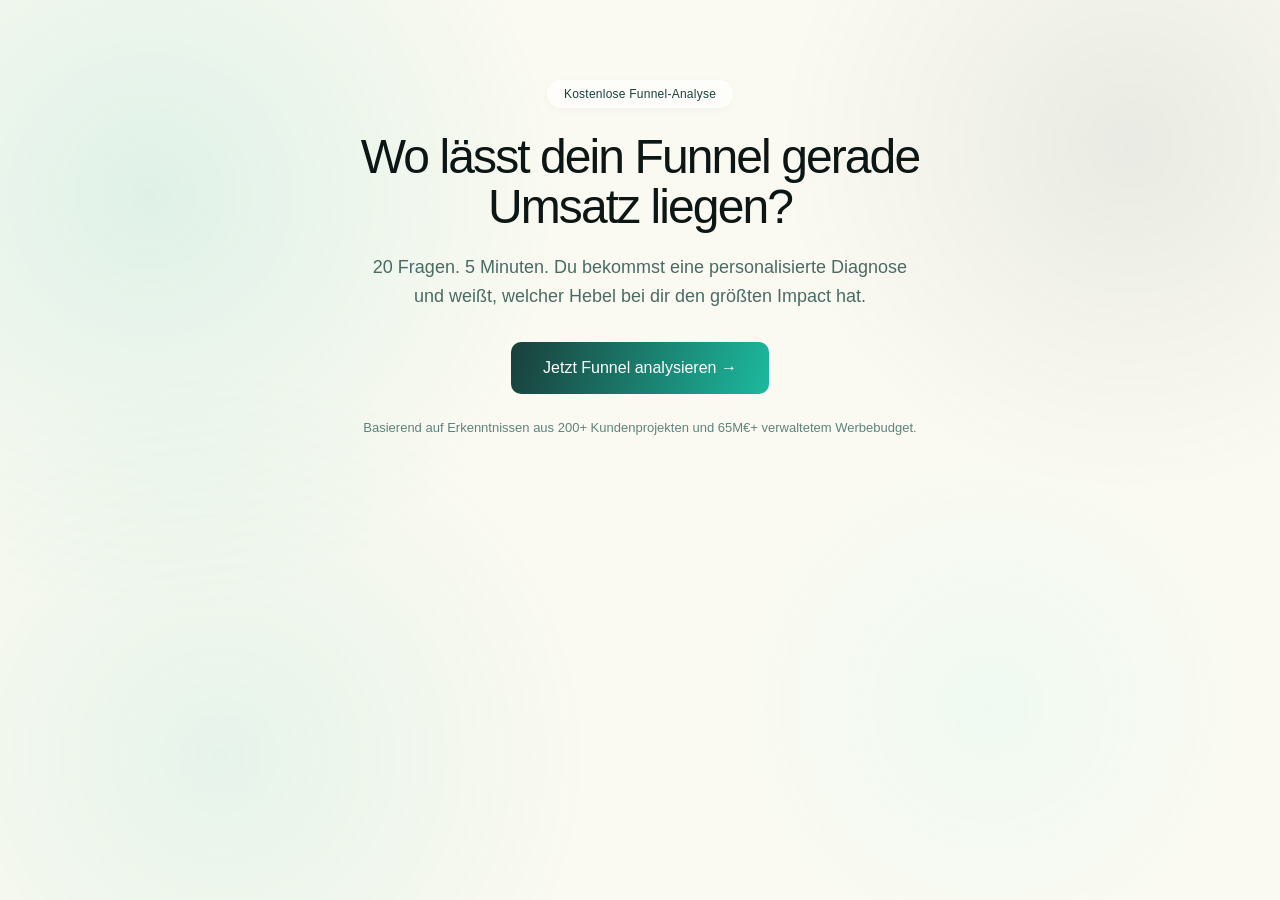
<file: index.html>
<!DOCTYPE html>
<html lang="de">
<head>
<meta charset="UTF-8">
<meta name="viewport" content="width=device-width, initial-scale=1.0">
<title>Quiz</title>
<link rel="stylesheet" href="css/quiz.css">
</head>
<body>
<div id="quiz-root"></div>
<script src="js/quiz-engine.js" defer></script>
</body>
</html>
</file>
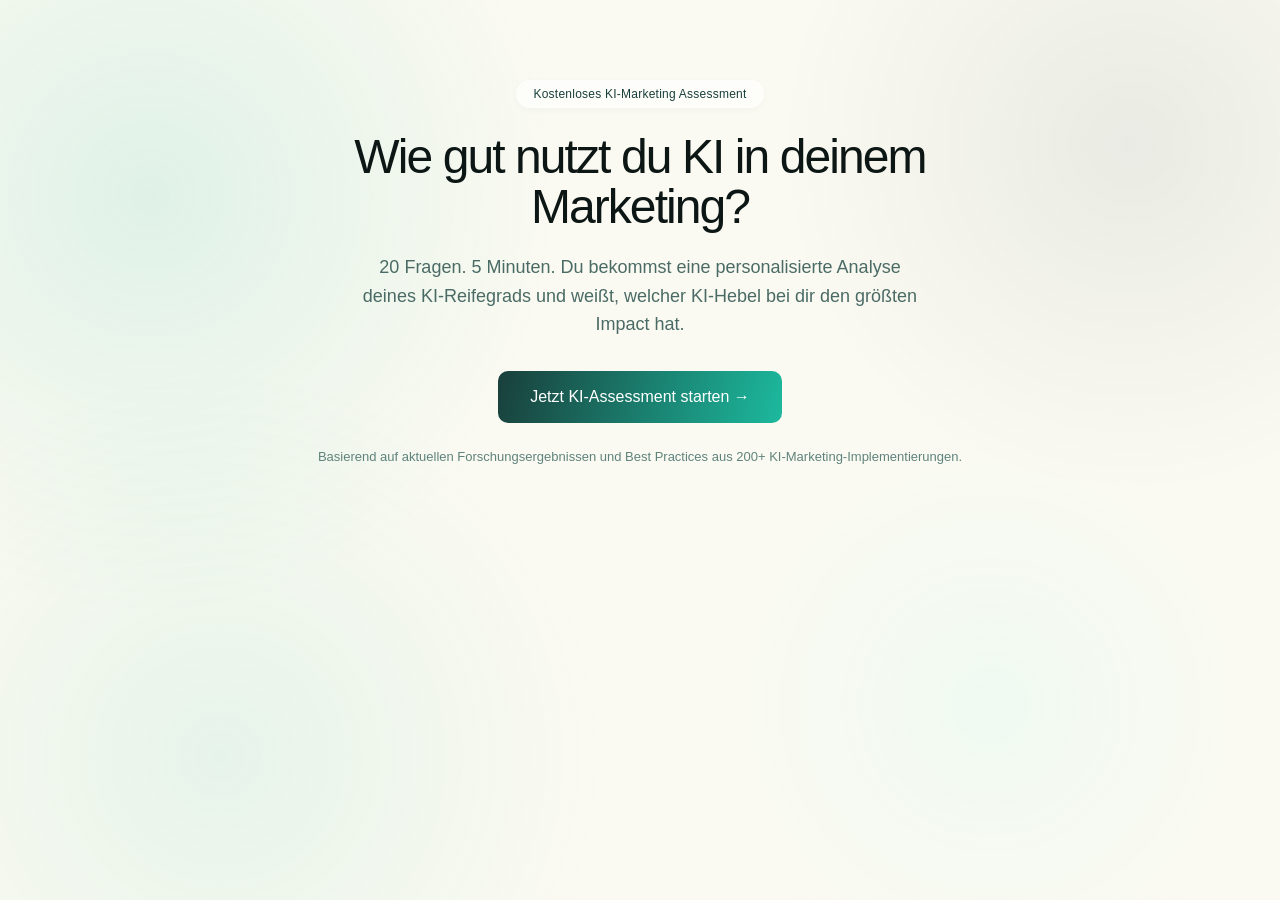
<file: ai-marketing-quiz.html>
<!DOCTYPE html>
<html lang="de">
<head>
<meta charset="UTF-8">
<meta name="viewport" content="width=device-width, initial-scale=1.0">
<title>KI-Marketing Assessment</title>
<style>
body { background: #FBFAF2; margin: 0; }

#quiz-root {
  --fq-bg-primary: #FBFAF2;
  --fq-bg-secondary: #FFFFFF;
  --fq-bg-tertiary: #F2EFE8;
  --fq-accent: #193F3B;
  --fq-accent-light: #1CB99E;
  --fq-accent-dark: #0D2320;
  --fq-accent-transparent: rgba(25, 63, 59, 0.05);
  --fq-btn-gradient: linear-gradient(105deg, #193F3B 0%, #1CB99E 100%);
  --fq-text-primary: #0C1615;
  --fq-text-secondary: #4A6B65;
  --fq-text-tertiary: #5E837C;
  --fq-border-subtle: rgba(25, 63, 59, 0.1);
  --fq-border-default: rgba(25, 63, 59, 0.22);
  --fq-space-xs: 8px; --fq-space-sm: 16px; --fq-space-md: 24px; --fq-space-lg: 40px; --fq-space-xl: 64px;
  --fq-radius-sm: 32px; --fq-radius-md: 10px; --fq-radius-lg: 14px;
  --fq-font: 'Googlesansflex', 'Google Sans', 'Inter', Arial, sans-serif;
  --fq-font-serif: 'Recklessstandardxl', 'Instrument Serif', Georgia, serif;
  --fq-max-width: 680px;
  --fq-spring: cubic-bezier(0.22, 1.3, 0.36, 1);
  --fq-spring-gentle: cubic-bezier(0.16, 1.1, 0.3, 1);
  font-family: var(--fq-font);
  background: transparent;
  color: var(--fq-text-primary);
  -webkit-font-smoothing: antialiased;
  -moz-osx-font-smoothing: grayscale;
  text-rendering: optimizeLegibility;
  position: relative;
  overflow: hidden;
}
#quiz-root *, #quiz-root *::before, #quiz-root *::after { box-sizing: border-box; margin: 0; padding: 0; }

/* Background gradient blobs for glassmorphism visibility */
#quiz-root::before {
  content: '';
  position: fixed;
  top: -60px; left: -60px; right: -60px; bottom: -60px;
  background:
    radial-gradient(ellipse 600px 600px at 15% 25%, rgba(28, 185, 158, 0.12) 0%, transparent 70%),
    radial-gradient(ellipse 500px 500px at 85% 20%, rgba(25, 63, 59, 0.08) 0%, transparent 70%),
    radial-gradient(ellipse 400px 400px at 75% 75%, rgba(92, 251, 245, 0.07) 0%, transparent 70%),
    radial-gradient(ellipse 550px 550px at 20% 80%, rgba(28, 185, 158, 0.09) 0%, transparent 70%);
  pointer-events: none;
  z-index: 0;
  animation: fq-blobs-drift 20s ease-in-out infinite alternate;
}
@keyframes fq-blobs-drift {
  0% { transform: translate(0, 0) scale(1); }
  33% { transform: translate(30px, -20px) scale(1.03); }
  66% { transform: translate(-20px, 15px) scale(0.98); }
  100% { transform: translate(15px, -10px) scale(1.02); }
}
#quiz-root > .fq-screen,
#quiz-root > .fq-milestone {
  position: relative;
  z-index: 1;
}

/* Screens */
#quiz-root .fq-screen { display: none; opacity: 0; transition: opacity 300ms ease-out; }
#quiz-root .fq-screen.fq-active { display: block; opacity: 1; }

/* Landing */
#quiz-root .fq-screen--landing { padding: 80px 20px 64px; }
#quiz-root .fq-landing-inner { max-width: var(--fq-max-width); margin: 0 auto; text-align: center; }
#quiz-root .fq-badge {
  display: inline-block; font-size: 12px; font-weight: 500; letter-spacing: 0.02em;
  color: var(--fq-accent);
  background: rgba(255,255,255,0.6);
  backdrop-filter: blur(8px); -webkit-backdrop-filter: blur(8px);
  border: 1px solid rgba(255,255,255,0.4);
  padding: 6px 16px; border-radius: var(--fq-radius-sm); margin-bottom: 24px;
  box-shadow: 0 2px 8px -2px rgba(25,63,59,0.06), inset 0 1px 0 rgba(255,255,255,0.15);
}
#quiz-root .fq-landing-h1 {
  font-size: 48px; font-weight: 500; color: var(--fq-text-primary);
  letter-spacing: -0.04em; line-height: 1.05; margin-bottom: 20px;
}
#quiz-root .fq-landing-sub {
  font-size: 18px; font-weight: 400; color: var(--fq-text-secondary);
  line-height: 1.6; max-width: 560px; margin: 0 auto 32px;
}
#quiz-root .fq-btn-primary {
  display: inline-block; background: var(--fq-btn-gradient); color: #fff;
  font-family: var(--fq-font); font-size: 16px; font-weight: 500;
  padding: 18px 32px; border-radius: var(--fq-radius-md); border: none; cursor: pointer;
  transition: transform 250ms var(--fq-spring), box-shadow 250ms ease, opacity 200ms ease;
  text-decoration: none; line-height: 1;
  animation: fq-glow-pulse 4s ease-in-out infinite;
}
#quiz-root .fq-btn-primary:hover { transform: translateY(-1px) scale(1.02); opacity: 0.92; animation: none; }
#quiz-root .fq-btn-primary:active { transform: scale(0.98); opacity: 0.88; }
#quiz-root .fq-social-proof { font-size: 13px; color: var(--fq-text-tertiary); margin-top: 24px; line-height: 1.5; }

/* Quiz */
#quiz-root .fq-screen--quiz { padding: 48px 20px 64px; }
#quiz-root .fq-quiz-inner { max-width: var(--fq-max-width); margin: 0 auto; }
#quiz-root .fq-part-label {
  font-size: 11px; font-weight: 600; letter-spacing: 0.06em; text-transform: uppercase;
  color: var(--fq-accent-light); margin-bottom: 10px;
}
#quiz-root .fq-progress-wrap { position: relative; margin-bottom: 48px; }
#quiz-root .fq-progress-track {
  width: 100%; height: 4px; background: var(--fq-border-subtle);
  border-radius: 2px; overflow: hidden;
}
#quiz-root .fq-progress-fill {
  height: 100%;
  background: linear-gradient(90deg, #193F3B 0%, #1CB99E 40%, rgba(255,255,255,0.3) 50%, #1CB99E 60%, #193F3B 100%);
  background-size: 200% 100%;
  border-radius: 2px;
  width: 0%; transition: width 500ms var(--fq-spring);
  animation: fq-shimmer-bar 3s ease-in-out infinite;
}
#quiz-root .fq-progress-marker {
  position: absolute; top: -6px; left: 40%;
  width: 2px; height: 16px; background: var(--fq-border-default); border-radius: 1px;
}
#quiz-root .fq-question-content { transition: opacity 250ms ease-out, transform 250ms ease-out; }
#quiz-root .fq-question-indicator { font-size: 13px; font-weight: 400; color: var(--fq-text-tertiary); margin-bottom: 12px; }
#quiz-root .fq-question-text { font-size: 28px; font-weight: 500; color: var(--fq-text-primary); letter-spacing: -0.03em; line-height: 1.15; margin-bottom: 8px; }
#quiz-root .fq-question-hint { font-size: 14px; color: var(--fq-text-tertiary); margin-bottom: 24px; min-height: 22px; line-height: 1.4; }
#quiz-root .fq-options { display: flex; flex-direction: column; gap: 10px; }
#quiz-root .fq-option {
  display: flex; align-items: center;
  background: rgba(255,255,255,0.7);
  backdrop-filter: blur(12px); -webkit-backdrop-filter: blur(12px);
  border: 1px solid rgba(255,255,255,0.4);
  border-radius: var(--fq-radius-lg);
  padding: 18px 20px; cursor: pointer;
  box-shadow: 0 4px 16px -4px rgba(25,63,59,0.06), inset 0 1px 0 rgba(255,255,255,0.15);
  transition: transform 250ms var(--fq-spring), border-color 200ms ease, background 200ms ease, box-shadow 250ms ease;
}
#quiz-root .fq-option:hover {
  border-color: rgba(25,63,59,0.18);
  background: rgba(255,255,255,0.85);
  transform: translateY(-1px);
  box-shadow: 0 8px 24px -6px rgba(25,63,59,0.1), inset 0 1px 0 rgba(255,255,255,0.2);
}
#quiz-root .fq-option:active {
  transform: scale(0.98);
  box-shadow: 0 2px 8px -2px rgba(25,63,59,0.06), inset 0 1px 0 rgba(255,255,255,0.1);
}
#quiz-root .fq-option.fq-selected {
  border-color: var(--fq-accent);
  background: rgba(25,63,59,0.05);
  backdrop-filter: blur(12px); -webkit-backdrop-filter: blur(12px);
  box-shadow: 0 4px 16px -4px rgba(25,63,59,0.1), inset 0 1px 0 rgba(255,255,255,0.1);
}
#quiz-root .fq-option-indicator {
  flex-shrink: 0; width: 20px; height: 20px; border: 2px solid var(--fq-border-default);
  border-radius: 50%; margin-right: 14px; position: relative; transition: border-color 150ms ease;
}
#quiz-root .fq-option-indicator::after {
  content: ''; position: absolute; top: 50%; left: 50%;
  transform: translate(-50%, -50%) scale(0);
  width: 10px; height: 10px; border-radius: 50%; background: var(--fq-accent);
  transition: transform 150ms ease;
}
#quiz-root .fq-option.fq-selected .fq-option-indicator { border-color: var(--fq-accent); }
#quiz-root .fq-option.fq-selected .fq-option-indicator::after { transform: translate(-50%, -50%) scale(1); }
#quiz-root .fq-option-checkbox {
  flex-shrink: 0; width: 20px; height: 20px; border: 2px solid var(--fq-border-default);
  border-radius: 4px; margin-right: 14px; position: relative;
  transition: border-color 150ms ease, background 150ms ease;
}
#quiz-root .fq-option-checkbox svg {
  position: absolute; top: 50%; left: 50%;
  transform: translate(-50%, -50%) scale(0); transition: transform 150ms ease;
}
#quiz-root .fq-option.fq-selected .fq-option-checkbox { background: var(--fq-accent); border-color: var(--fq-accent); }
#quiz-root .fq-option.fq-selected .fq-option-checkbox svg { transform: translate(-50%, -50%) scale(1); }
#quiz-root .fq-option-text { font-size: 15px; font-weight: 500; color: var(--fq-text-primary); line-height: 1.4; }

/* ICP option cards */
#quiz-root .fq-option.fq-option-icp { flex-direction: column; align-items: flex-start; padding: 20px 24px; gap: 2px; }
#quiz-root .fq-option-icp-row { display: flex; align-items: center; width: 100%; }
#quiz-root .fq-option-icp-desc { font-size: 13px; color: var(--fq-text-secondary); line-height: 1.4; padding-left: 34px; }

/* Navigation */
#quiz-root .fq-quiz-nav { display: flex; justify-content: space-between; align-items: center; margin-top: 32px; }
#quiz-root .fq-back-link {
  font-size: 14px; font-weight: 400; color: var(--fq-text-tertiary); cursor: pointer;
  background: none; border: none; font-family: var(--fq-font);
  transition: color 200ms ease; padding: 0;
}
#quiz-root .fq-back-link:hover { color: var(--fq-text-secondary); }
#quiz-root .fq-back-link.fq-hidden { visibility: hidden; pointer-events: none; }
#quiz-root .fq-btn-next {
  background: var(--fq-btn-gradient); color: #fff; font-family: var(--fq-font);
  font-size: 15px; font-weight: 500; padding: 14px 28px;
  border-radius: var(--fq-radius-md); border: none; cursor: pointer;
  transition: transform 250ms var(--fq-spring), opacity 200ms ease;
}
#quiz-root .fq-btn-next:hover:not(:disabled) { transform: translateY(-1px) scale(1.02); opacity: 0.92; }
#quiz-root .fq-btn-next:active:not(:disabled) { transform: scale(0.98); }
#quiz-root .fq-btn-next:disabled { opacity: 0.25; cursor: not-allowed; }

/* Info box */
#quiz-root .fq-info-box {
  background: rgba(255,255,255,0.7);
  backdrop-filter: blur(12px); -webkit-backdrop-filter: blur(12px);
  border: 1px solid rgba(255,255,255,0.4);
  border-radius: var(--fq-radius-lg); margin-bottom: 24px;
  box-shadow: 0 4px 16px -4px rgba(25,63,59,0.06), inset 0 1px 0 rgba(255,255,255,0.15);
  overflow: hidden;
}
#quiz-root .fq-info-header {
  display: inline-flex; align-items: center; gap: 10px;
  width: 100%; padding: 14px 18px; cursor: pointer;
  background: none; border: none; font-family: var(--fq-font);
  user-select: none; -webkit-user-select: none;
  transition: background 150ms ease;
}
#quiz-root .fq-info-header:hover { background: rgba(25, 63, 59, 0.03); }
#quiz-root .fq-info-icon {
  flex-shrink: 0; width: 20px; height: 20px; display: flex; align-items: center; justify-content: center;
}
#quiz-root .fq-info-icon svg { display: block; }
#quiz-root .fq-info-label {
  font-size: 13px; font-weight: 600; color: var(--fq-accent); line-height: 1.3;
  flex: 1; text-align: left;
}
#quiz-root .fq-info-chevron {
  flex-shrink: 0; font-size: 11px; color: var(--fq-text-tertiary);
  transition: transform 350ms var(--fq-spring);
  line-height: 1;
}
#quiz-root .fq-info-box.fq-expanded .fq-info-chevron { transform: rotate(180deg); }
#quiz-root .fq-info-text {
  font-size: 13px; color: var(--fq-text-secondary); line-height: 1.7;
  padding: 0 18px 0 48px; max-height: 0; overflow: hidden;
  transition: max-height 400ms var(--fq-spring-gentle), padding-bottom 400ms var(--fq-spring-gentle);
}
#quiz-root .fq-info-box.fq-expanded .fq-info-text {
  max-height: 600px; padding-bottom: 16px;
}
#quiz-root .fq-info-text ul { margin: 8px 0 4px; padding-left: 18px; list-style: none; }
#quiz-root .fq-info-text ul li { position: relative; padding-left: 16px; margin-bottom: 6px; }
#quiz-root .fq-info-text ul li::before { content: '\2192'; position: absolute; left: 0; color: var(--fq-accent-light); font-weight: 600; }
#quiz-root .fq-info-text strong { font-weight: 600; color: var(--fq-text-primary); }
#quiz-root .fq-info-text .fq-info-benchmark { display: inline-block; background: rgba(28, 185, 158, 0.08); border: 1px solid rgba(28, 185, 158, 0.2); border-radius: 6px; padding: 2px 8px; font-size: 12px; font-weight: 600; color: var(--fq-accent-light); margin: 2px 0; }

/* Blurred result preview behind gate */
#quiz-root .fq-gate-preview {
  position: absolute; top: 0; left: 0; right: 0;
  filter: blur(5px); opacity: 0.6; pointer-events: none; z-index: 0;
  padding: 40px 20px 20px;
}

/* Gate */
#quiz-root .fq-screen--gate { padding: 100px 20px 48px; position: relative; }
#quiz-root .fq-gate-inner {
  max-width: 480px; margin: 0 auto;
  background: rgba(255,255,255,0.75);
  backdrop-filter: blur(16px); -webkit-backdrop-filter: blur(16px);
  border: 1px solid rgba(255,255,255,0.5);
  border-radius: var(--fq-radius-lg); padding: 40px;
  box-shadow: 0 20px 40px -15px rgba(25,63,59,0.1), inset 0 1px 0 rgba(255,255,255,0.2);
  position: relative; z-index: 2;
}
#quiz-root .fq-gate-h2 { font-size: 32px; font-weight: 500; color: var(--fq-text-primary); letter-spacing: -0.04em; line-height: 1.05; margin-bottom: 12px; }
#quiz-root .fq-gate-sub { font-size: 16px; font-weight: 400; color: var(--fq-text-secondary); line-height: 1.6; margin-bottom: 32px; }
#quiz-root .fq-field { margin-bottom: 16px; }
#quiz-root .fq-label { display: block; font-size: 13px; font-weight: 600; color: var(--fq-text-tertiary); margin-bottom: 6px; text-transform: uppercase; letter-spacing: 0.03em; }
#quiz-root .fq-input {
  width: 100%; background: var(--fq-bg-tertiary); border: 1px solid var(--fq-border-subtle);
  border-radius: var(--fq-radius-md); padding: 14px 16px; font-size: 15px;
  font-family: var(--fq-font); color: var(--fq-text-primary); outline: none;
  transition: border-color 200ms ease, box-shadow 200ms ease;
}
#quiz-root .fq-input::placeholder { color: var(--fq-text-tertiary); }
#quiz-root .fq-input:focus {
  border-color: var(--fq-accent);
  box-shadow: 0 0 0 3px rgba(25,63,59,0.1);
}
#quiz-root .fq-input.fq-error { border-color: #8B3A3A; }
#quiz-root .fq-field-hint { font-size: 12px; color: var(--fq-text-tertiary); margin-top: 4px; }
#quiz-root .fq-field-error { font-size: 12px; color: #8B3A3A; margin-top: 4px; display: none; }
#quiz-root .fq-field-error.fq-visible { display: block; }
#quiz-root .fq-btn-submit {
  width: 100%; background: var(--fq-btn-gradient); color: #fff; font-family: var(--fq-font);
  font-size: 16px; font-weight: 500; padding: 18px 32px;
  border-radius: var(--fq-radius-md); border: none; cursor: pointer; margin-top: 24px;
  transition: transform 350ms var(--fq-spring), opacity 200ms ease;
}
#quiz-root .fq-btn-submit:disabled { opacity: 0.5; cursor: wait; animation: none; }
#quiz-root .fq-fine-print { font-size: 12px; color: var(--fq-text-tertiary); text-align: center; margin-top: 16px; line-height: 1.5; }

/* Social proof logos */
#quiz-root .fq-gate-logos {
  display: flex; align-items: center; justify-content: center; gap: 24px;
  margin-top: 24px; padding-top: 20px;
  border-top: 1px solid var(--fq-border-subtle);
  opacity: 0.5; filter: grayscale(1);
  transition: opacity 300ms ease, filter 300ms ease;
  flex-wrap: wrap;
}
#quiz-root .fq-gate-logos:hover { opacity: 0.8; }
#quiz-root .fq-gate-logos img { height: 28px; width: auto; object-fit: contain; }
#quiz-root .fq-gate-logo-placeholder {
  display: inline-block; padding: 6px 20px; border-radius: 6px;
  background: rgba(25,63,59,0.04); border: 1px dashed rgba(25,63,59,0.12);
  font-size: 11px; font-weight: 600; letter-spacing: 0.1em; color: var(--fq-text-tertiary);
}

/* Result */
#quiz-root .fq-screen--result { padding: 64px 20px 0; }
#quiz-root .fq-result-inner { max-width: 640px; margin: 0 auto; }
#quiz-root .fq-ring-wrap { display: flex; justify-content: center; margin-bottom: 12px; }
#quiz-root .fq-ring-svg { width: 160px; height: 160px; }
#quiz-root .fq-segment-badge { display: flex; justify-content: center; margin-bottom: 40px; }
#quiz-root .fq-dims { max-width: 520px; margin: 0 auto 48px; }
#quiz-root .fq-dim-row { margin-bottom: 16px; }
#quiz-root .fq-dim-row:last-child { margin-bottom: 0; }
#quiz-root .fq-dim-header { display: flex; justify-content: space-between; align-items: center; margin-bottom: 6px; }
#quiz-root .fq-dim-label { font-size: 14px; font-weight: 500; color: var(--fq-text-secondary); display: flex; align-items: center; gap: 8px; }
#quiz-root .fq-dim-label.fq-weakest { color: var(--fq-accent); }
#quiz-root .fq-dim-tag {
  font-size: 10px; font-weight: 500; letter-spacing: 0.05em; text-transform: uppercase;
  color: var(--fq-accent-light); background: rgba(28, 185, 158, 0.1);
  border: 1px solid rgba(28, 185, 158, 0.25);
  padding: 3px 8px; border-radius: 20px;
}
#quiz-root .fq-dim-score { font-size: 14px; color: var(--fq-text-tertiary); }
#quiz-root .fq-dim-bar-track { width: 100%; height: 6px; background: rgba(25, 63, 59, 0.08); border-radius: 3px; overflow: hidden; }
#quiz-root .fq-dim-bar-fill { height: 100%; background: linear-gradient(90deg, #193F3B 0%, #1CB99E 100%); border-radius: 3px; width: 0%; transition: width 800ms ease-out; }
#quiz-root .fq-result-text-block { margin-bottom: 40px; }
#quiz-root .fq-result-diagnosis-card {
  background: rgba(255,255,255,0.7);
  backdrop-filter: blur(12px); -webkit-backdrop-filter: blur(12px);
  border: 1px solid rgba(255,255,255,0.4);
  border-radius: var(--fq-radius-lg); padding: 32px; margin-bottom: 32px;
  box-shadow: 0 8px 24px -8px rgba(25,63,59,0.06), inset 0 1px 0 rgba(255,255,255,0.15);
}
#quiz-root .fq-result-icp-stat {
  display: flex; align-items: flex-start; gap: 12px;
  background: rgba(28, 185, 158, 0.06); border: 1px solid rgba(28, 185, 158, 0.15);
  border-radius: 10px; padding: 14px 18px; margin-top: 20px;
}
#quiz-root .fq-result-icp-stat-icon {
  flex-shrink: 0; width: 20px; height: 20px; color: var(--fq-accent-light); margin-top: 1px;
}
#quiz-root .fq-result-icp-stat-text {
  font-size: 14px; color: var(--fq-text-secondary); line-height: 1.5;
}
#quiz-root .fq-result-h2 { font-size: 28px; font-weight: 500; color: var(--fq-text-primary); letter-spacing: -0.04em; line-height: 1.05; margin-bottom: 20px; }
#quiz-root .fq-result-p { font-size: 16px; color: var(--fq-text-secondary); line-height: 1.6; margin-bottom: 16px; }
#quiz-root .fq-lever-block { background: var(--fq-bg-secondary); border: 1px solid var(--fq-border-subtle); border-radius: var(--fq-radius-lg); padding: 24px; margin-top: 24px; }
#quiz-root .fq-lever-title { font-size: 16px; font-weight: 600; color: var(--fq-text-primary); margin-bottom: 12px; }
#quiz-root .fq-lever-item { font-size: 15px; color: var(--fq-text-secondary); line-height: 1.5; margin-bottom: 8px; }
#quiz-root .fq-lever-item:last-child { margin-bottom: 0; }
#quiz-root .fq-lever-arrow { color: var(--fq-accent); font-weight: 600; }
#quiz-root .fq-lever-card {
  background: rgba(255,255,255,0.7);
  backdrop-filter: blur(12px); -webkit-backdrop-filter: blur(12px);
  border: 1px solid rgba(255,255,255,0.4);
  border-radius: var(--fq-radius-lg); padding: 24px; margin-bottom: 16px;
  box-shadow: 0 4px 16px -4px rgba(25,63,59,0.06), inset 0 1px 0 rgba(255,255,255,0.15);
  transition: transform 250ms var(--fq-spring), box-shadow 250ms ease;
}
#quiz-root .fq-lever-card:last-child { margin-bottom: 0; }
#quiz-root .fq-lever-card:hover {
  transform: translateY(-2px);
  box-shadow: 0 12px 32px -8px rgba(25,63,59,0.1), inset 0 1px 0 rgba(255,255,255,0.2);
}
#quiz-root .fq-lever-card-header { display: flex; align-items: center; gap: 10px; margin-bottom: 12px; }
#quiz-root .fq-lever-card-name { font-size: 17px; font-weight: 600; color: var(--fq-text-primary); }
#quiz-root .fq-lever-card-diagnosis { font-size: 15px; color: var(--fq-text-secondary); line-height: 1.6; margin-bottom: 16px; }
#quiz-root .fq-lever-card-actions { display: flex; flex-direction: column; gap: 10px; }
#quiz-root .fq-lever-card-action { font-size: 14px; color: var(--fq-text-secondary); line-height: 1.55; padding-left: 20px; position: relative; }
#quiz-root .fq-lever-card-action::before { content: '\2192'; position: absolute; left: 0; color: var(--fq-accent); font-weight: 600; }
#quiz-root .fq-cta-block { margin-top: 40px; text-align: center; }
#quiz-root .fq-cta-text { font-size: 16px; color: var(--fq-text-secondary); line-height: 1.6; margin-bottom: 16px; }
#quiz-root .fq-btn-cta {
  display: inline-block; background: var(--fq-btn-gradient); color: #fff; font-family: var(--fq-font);
  font-size: 16px; font-weight: 500; padding: 18px 36px;
  border-radius: var(--fq-radius-md); border: none; cursor: pointer;
  transition: transform 250ms var(--fq-spring), opacity 200ms ease; text-decoration: none;
  animation: fq-glow-pulse 3s ease-in-out infinite;
}
#quiz-root .fq-btn-cta:hover { transform: translateY(-1px) scale(1.02); opacity: 0.92; animation: none; }
#quiz-root .fq-btn-cta:active { transform: scale(0.98); }
#quiz-root .fq-result-social { font-size: 14px; color: var(--fq-text-tertiary); text-align: center; margin-top: 32px; padding-bottom: 64px; }

/* Milestone overlay */
#quiz-root .fq-milestone {
  position: fixed; top: 0; left: 0; right: 0; bottom: 0;
  display: flex; align-items: center; justify-content: center;
  background: rgba(251, 250, 242, 0.85); backdrop-filter: blur(8px); -webkit-backdrop-filter: blur(8px);
  z-index: 1000; opacity: 0; pointer-events: none;
  transition: opacity 400ms ease;
}
#quiz-root .fq-milestone.fq-visible { opacity: 1; pointer-events: auto; }
#quiz-root .fq-milestone-inner {
  text-align: center; transform: scale(0.92); transition: transform 400ms var(--fq-spring);
  background: rgba(255,255,255,0.5);
  backdrop-filter: blur(12px); -webkit-backdrop-filter: blur(12px);
  border: 1px solid rgba(255,255,255,0.3);
  border-radius: 24px; padding: 48px 40px;
  box-shadow: 0 20px 40px -15px rgba(25,63,59,0.08), inset 0 1px 0 rgba(255,255,255,0.15);
}
#quiz-root .fq-milestone.fq-visible .fq-milestone-inner { transform: scale(1); }
#quiz-root .fq-milestone-check {
  width: 56px; height: 56px; border-radius: 50%; background: var(--fq-btn-gradient);
  display: flex; align-items: center; justify-content: center; margin: 0 auto 20px;
}
#quiz-root .fq-milestone-h { font-size: 28px; font-weight: 500; color: var(--fq-text-primary); letter-spacing: -0.03em; margin-bottom: 8px; }
#quiz-root .fq-milestone-sub { font-size: 16px; color: var(--fq-text-secondary); line-height: 1.5; }

/* Confetti canvas */
#quiz-root .fq-confetti {
  position: absolute; top: 0; left: 0; width: 100%; height: 100%;
  pointer-events: none; z-index: 10; display: none;
}

@keyframes fq-glow-pulse {
  0%, 100% { box-shadow: 0 2px 12px rgba(25, 63, 59, 0.12); }
  50% { box-shadow: 0 4px 24px rgba(25, 63, 59, 0.28); }
}

/* Pro-Tipp in lever cards */
#quiz-root .fq-lever-protipp {
  margin-top: 14px; padding: 14px 16px; border-radius: 8px;
  background: rgba(28, 185, 158, 0.06); border: 1px solid rgba(28, 185, 158, 0.18);
  box-shadow: inset 0 1px 0 rgba(28, 185, 158, 0.06);
}
#quiz-root .fq-lever-protipp-label {
  font-size: 11px; font-weight: 700; letter-spacing: 0.06em; text-transform: uppercase;
  color: var(--fq-accent-light); margin-bottom: 6px;
}
#quiz-root .fq-lever-protipp-text { font-size: 14px; color: var(--fq-text-secondary); line-height: 1.55; }
/* Next Level section */
#quiz-root .fq-next-level { margin-top: 48px; margin-bottom: 40px; }
#quiz-root .fq-next-level-title {
  font-size: 20px; font-weight: 600; color: var(--fq-text-primary); letter-spacing: -0.02em; margin-bottom: 20px;
}
#quiz-root .fq-next-level-card {
  background: rgba(255,255,255,0.7);
  backdrop-filter: blur(12px); -webkit-backdrop-filter: blur(12px);
  border: 1px solid rgba(255,255,255,0.4);
  border-radius: var(--fq-radius-lg); padding: 20px 24px; margin-bottom: 12px;
  box-shadow: 0 4px 16px -4px rgba(25,63,59,0.06), inset 0 1px 0 rgba(255,255,255,0.15);
  transition: transform 250ms var(--fq-spring), box-shadow 250ms ease;
}
#quiz-root .fq-next-level-card:last-child { margin-bottom: 0; }
#quiz-root .fq-next-level-card:hover {
  transform: translateY(-2px);
  box-shadow: 0 12px 32px -8px rgba(25,63,59,0.1), inset 0 1px 0 rgba(255,255,255,0.2);
}
#quiz-root .fq-next-level-card-title { font-size: 16px; font-weight: 600; color: var(--fq-text-primary); margin-bottom: 8px; }
#quiz-root .fq-next-level-card-text { font-size: 14px; color: var(--fq-text-secondary); line-height: 1.6; }

/* Gate progress bar */
#quiz-root .fq-gate-status {
  display: inline-flex; align-items: center; gap: 8px;
  font-size: 13px; font-weight: 500; color: var(--fq-accent-light);
  background: rgba(28, 185, 158, 0.08);
  border: 1px solid rgba(28, 185, 158, 0.18);
  padding: 8px 16px; border-radius: 20px; margin: 0 auto 20px;
}
#quiz-root .fq-gate-inner {
  text-align: center;
}
#quiz-root .fq-gate-inner form,
#quiz-root .fq-gate-inner .fq-field,
#quiz-root .fq-gate-inner .fq-label {
  text-align: left;
}
#quiz-root .fq-gate-status-dot {
  width: 7px; height: 7px; border-radius: 50%; background: var(--fq-accent-light);
  animation: fq-status-breathe 2.5s ease-in-out infinite;
}
@keyframes fq-status-breathe {
  0%, 100% { opacity: 1; transform: scale(1); }
  50% { opacity: 0.5; transform: scale(0.8); }
}
#quiz-root .fq-gate-status-text {
  letter-spacing: 0.02em;
}

/* Field with icon */
#quiz-root .fq-field-icon-wrap {
  position: relative;
}
#quiz-root .fq-field-icon-wrap .fq-input {
  padding-left: 44px;
}
#quiz-root .fq-field-icon {
  position: absolute; left: 14px; top: 50%; transform: translateY(-50%);
  width: 20px; height: 20px; display: flex; align-items: center; justify-content: center;
  pointer-events: none; color: var(--fq-text-tertiary);
  transition: color 250ms var(--fq-spring);
}
#quiz-root .fq-field-icon-wrap:focus-within .fq-field-icon {
  color: var(--fq-accent);
}

@keyframes fq-shimmer-bar {
  0% { background-position: -200% center; }
  100% { background-position: 200% center; }
}
/* Shimmer animation for gate CTA */
@keyframes fq-shimmer {
  0% { background-position: -200% center; }
  100% { background-position: 200% center; }
}
#quiz-root .fq-btn-submit {
  background: linear-gradient(105deg, #193F3B 0%, #1CB99E 40%, rgba(255,255,255,0.12) 50%, #1CB99E 60%, #193F3B 100%);
  background-size: 200% 100%;
  animation: fq-shimmer 8s ease-in-out infinite;
}
#quiz-root .fq-btn-submit:hover:not(:disabled) {
  animation-play-state: paused;
  transform: translateY(-1px) scale(1.02); opacity: 0.92;
}
#quiz-root .fq-btn-submit:active:not(:disabled) {
  transform: scale(0.98);
}

/* Result CTA card */
#quiz-root .fq-cta-card {
  background: #193F3B; border-radius: var(--fq-radius-lg);
  padding: 48px 40px; text-align: center; margin-top: 48px;
  position: relative; overflow: hidden;
}
@keyframes fq-gradient-drift {
  0%, 100% { background-position: 0% 0%; }
  25% { background-position: 50% 30%; }
  50% { background-position: 100% 50%; }
  75% { background-position: 30% 80%; }
}
#quiz-root .fq-cta-card::before {
  content: ''; position: absolute; top: -50%; left: -50%; right: -50%; bottom: -50%;
  background: radial-gradient(ellipse at 30% 20%, rgba(28, 185, 158, 0.15) 0%, transparent 50%),
              radial-gradient(ellipse at 70% 80%, rgba(92, 251, 245, 0.08) 0%, transparent 50%);
  background-size: 200% 200%;
  animation: fq-gradient-drift 8s ease-in-out infinite;
  pointer-events: none;
}
#quiz-root .fq-cta-card-badge {
  display: inline-flex; align-items: center; gap: 6px;
  font-size: 12px; font-weight: 500; color: #1CB99E; letter-spacing: 0.02em;
  background: rgba(28, 185, 158, 0.12); border: 1px solid rgba(28, 185, 158, 0.25);
  padding: 6px 14px; border-radius: 20px; margin-bottom: 20px;
  position: relative;
}
#quiz-root .fq-cta-card-badge::before {
  content: ''; width: 6px; height: 6px; border-radius: 50%; background: #1CB99E;
  animation: fq-badge-pulse 2.5s cubic-bezier(0.34, 1.56, 0.64, 1) infinite;
}
@keyframes fq-badge-pulse {
  0%, 100% { opacity: 1; transform: scale(1); }
  50% { opacity: 0.6; transform: scale(0.75); }
}
#quiz-root .fq-cta-card-headline {
  font-size: 28px; font-weight: 500; color: #FFFFFF;
  letter-spacing: -0.03em; line-height: 1.1; margin-bottom: 12px;
  position: relative;
}
#quiz-root .fq-cta-card-headline em {
  font-style: italic; font-family: var(--fq-font-serif);
}
#quiz-root .fq-cta-card-sub {
  font-size: 16px; color: rgba(255,255,255,0.7); line-height: 1.6;
  max-width: 480px; margin: 0 auto 28px; position: relative;
}
#quiz-root .fq-cta-card .fq-btn-cta {
  background: #fff; color: #193F3B; font-weight: 600;
  animation: none; box-shadow: 0 2px 12px rgba(0,0,0,0.15);
  position: relative;
}
#quiz-root .fq-cta-card .fq-btn-cta:hover {
  transform: translateY(-1px) scale(1.03); box-shadow: 0 4px 24px rgba(0,0,0,0.2);
  opacity: 1;
}
#quiz-root .fq-cta-card-date {
  display: flex; align-items: center; justify-content: center; gap: 8px;
  font-size: 14px; color: rgba(255,255,255,0.5); margin-top: 20px;
  position: relative;
}

/* Milestone stats preview */
#quiz-root .fq-milestone-stats {
  display: flex; gap: 12px; justify-content: center; margin-top: 24px;
  flex-wrap: wrap;
}
#quiz-root .fq-milestone-stat {
  background: rgba(25, 63, 59, 0.06); border: 1px solid rgba(25, 63, 59, 0.12);
  border-radius: 10px; padding: 12px 16px; text-align: center;
  min-width: 80px; opacity: 0; transform: translateY(10px);
  transition: opacity 400ms ease, transform 500ms var(--fq-spring);
}
#quiz-root .fq-milestone-stat.fq-visible { opacity: 1; transform: translateY(0); }
#quiz-root .fq-milestone-stat-value {
  font-size: 22px; font-weight: 700; color: var(--fq-accent);
  letter-spacing: -0.02em; line-height: 1;
}
#quiz-root .fq-milestone-stat-label {
  font-size: 11px; font-weight: 500; color: var(--fq-text-tertiary);
  margin-top: 4px; text-transform: uppercase; letter-spacing: 0.04em;
}

@keyframes fq-float {
  0%, 100% { transform: translateY(0); }
  50% { transform: translateY(-2px); }
}
/* Milestone check pop animation */
#quiz-root .fq-milestone.fq-visible .fq-milestone-check {
  animation: fq-check-pop 0.5s cubic-bezier(0.34, 1.56, 0.64, 1) forwards,
             fq-float 3s ease-in-out 0.6s infinite;
}
@keyframes fq-check-pop {
  0% { transform: scale(0); opacity: 0; }
  60% { transform: scale(1.15); opacity: 1; }
  100% { transform: scale(1); opacity: 1; }
}

/* Gate peek text */
#quiz-root .fq-gate-peek {
  font-size: 13px; font-weight: 500; color: var(--fq-accent-light);
  text-align: center; margin-bottom: 16px;
  animation: fq-peek-pulse 2s ease-in-out infinite;
}
@keyframes fq-peek-pulse {
  0%, 100% { opacity: 0.7; }
  50% { opacity: 1; }
}

/* Skip link & screen-reader only */
#quiz-root .fq-sr-only {
  position: absolute; width: 1px; height: 1px; padding: 0; margin: -1px;
  overflow: hidden; clip: rect(0,0,0,0); white-space: nowrap; border: 0;
}
#quiz-root .fq-skip-link:focus {
  position: static; width: auto; height: auto; padding: 8px 16px; margin: 0;
  overflow: visible; clip: auto; white-space: normal;
  background: var(--fq-accent); color: #fff; border-radius: 4px;
  display: inline-block; z-index: 9999;
}

/* Resume dialog */
#quiz-root .fq-resume-overlay {
  position: fixed; top: 0; left: 0; right: 0; bottom: 0;
  display: flex; align-items: center; justify-content: center;
  background: rgba(251, 250, 242, 0.9); backdrop-filter: blur(6px); -webkit-backdrop-filter: blur(6px);
  z-index: 1001; opacity: 0; pointer-events: none; transition: opacity 300ms ease;
}
#quiz-root .fq-resume-overlay.fq-visible { opacity: 1; pointer-events: auto; }
#quiz-root .fq-resume-card {
  background: rgba(255,255,255,0.8); backdrop-filter: blur(16px); -webkit-backdrop-filter: blur(16px);
  border: 1px solid rgba(255,255,255,0.5); border-radius: var(--fq-radius-lg);
  padding: 36px; max-width: 420px; width: calc(100% - 40px); text-align: center;
  box-shadow: 0 20px 40px -15px rgba(25,63,59,0.1), inset 0 1px 0 rgba(255,255,255,0.2);
  transform: scale(0.95); transition: transform 400ms var(--fq-spring);
}
#quiz-root .fq-resume-overlay.fq-visible .fq-resume-card { transform: scale(1); }
#quiz-root .fq-resume-icon {
  width: 48px; height: 48px; border-radius: 50%;
  background: rgba(25,63,59,0.06); display: flex; align-items: center; justify-content: center;
  margin: 0 auto 16px; color: var(--fq-accent);
}
#quiz-root .fq-resume-title { font-size: 20px; font-weight: 500; color: var(--fq-text-primary); letter-spacing: -0.02em; margin-bottom: 8px; }
#quiz-root .fq-resume-sub { font-size: 15px; color: var(--fq-text-secondary); line-height: 1.5; margin-bottom: 24px; }
#quiz-root .fq-resume-buttons { display: flex; flex-direction: column; gap: 10px; }
#quiz-root .fq-resume-btn-primary {
  background: var(--fq-btn-gradient); color: #fff; font-family: var(--fq-font);
  font-size: 15px; font-weight: 500; padding: 14px 24px;
  border-radius: var(--fq-radius-md); border: none; cursor: pointer;
  transition: transform 250ms var(--fq-spring), opacity 200ms ease;
}
#quiz-root .fq-resume-btn-primary:hover { transform: translateY(-1px) scale(1.02); opacity: 0.92; }
#quiz-root .fq-resume-btn-primary:active { transform: scale(0.98); }
#quiz-root .fq-resume-btn-secondary {
  background: none; color: var(--fq-text-tertiary); font-family: var(--fq-font);
  font-size: 14px; font-weight: 400; padding: 10px; border: none; cursor: pointer;
  transition: color 200ms ease;
}
#quiz-root .fq-resume-btn-secondary:hover { color: var(--fq-text-secondary); }

/* Result sharing */
#quiz-root .fq-share-section { text-align: center; margin-top: 32px; padding-bottom: 48px; }
#quiz-root .fq-share-label { font-size: 14px; color: var(--fq-text-tertiary); margin-bottom: 16px; }
#quiz-root .fq-share-buttons { display: flex; justify-content: center; gap: 12px; flex-wrap: wrap; }
#quiz-root .fq-share-btn {
  display: inline-flex; align-items: center; gap: 8px;
  padding: 10px 20px; border-radius: 8px; border: 1px solid var(--fq-border-subtle);
  background: rgba(255,255,255,0.7); backdrop-filter: blur(8px); -webkit-backdrop-filter: blur(8px);
  font-family: var(--fq-font); font-size: 14px; font-weight: 500; color: var(--fq-text-secondary);
  cursor: pointer; text-decoration: none;
  transition: transform 250ms var(--fq-spring), border-color 200ms ease, background 200ms ease;
}
#quiz-root .fq-share-btn:hover {
  transform: translateY(-1px); border-color: var(--fq-border-default);
  background: rgba(255,255,255,0.9);
}
#quiz-root .fq-share-btn:active { transform: scale(0.98); }
#quiz-root .fq-share-btn svg { width: 18px; height: 18px; flex-shrink: 0; }

/* Benchmark comparison */
#quiz-root .fq-benchmark-bar {
  background: rgba(255,255,255,0.7); backdrop-filter: blur(12px); -webkit-backdrop-filter: blur(12px);
  border: 1px solid rgba(255,255,255,0.4); border-radius: var(--fq-radius-lg);
  padding: 28px 24px 24px; margin-bottom: 32px; text-align: center;
  box-shadow: 0 4px 16px -4px rgba(25,63,59,0.06), inset 0 1px 0 rgba(255,255,255,0.15);
}
#quiz-root .fq-benchmark-label { font-size: 12px; font-weight: 600; color: var(--fq-text-tertiary); text-transform: uppercase; letter-spacing: 0.05em; margin-bottom: 20px; }
#quiz-root .fq-benchmark-track-wrap { position: relative; padding-top: 32px; }
#quiz-root .fq-benchmark-track {
  width: 100%; height: 6px; background: rgba(25,63,59,0.08); border-radius: 3px;
  position: relative;
}
#quiz-root .fq-benchmark-fill {
  position: absolute; top: 0; left: 0; height: 100%; border-radius: 3px;
  background: linear-gradient(90deg, #193F3B, #1CB99E);
  width: 0%; transition: width 1200ms var(--fq-spring);
}
#quiz-root .fq-benchmark-tick {
  position: absolute; top: -3px; width: 1px; height: 12px;
  background: rgba(25,63,59,0.12); transform: translateX(-50%);
}
#quiz-root .fq-benchmark-marker-wrap {
  position: absolute; top: -36px; left: 0%;
  transform: translateX(-50%); transition: left 1200ms var(--fq-spring);
  display: flex; flex-direction: column; align-items: center;
}
#quiz-root .fq-benchmark-pct {
  font-size: 14px; font-weight: 700; color: var(--fq-accent);
  background: rgba(255,255,255,0.9); border: 1px solid rgba(25,63,59,0.1);
  padding: 3px 10px; border-radius: 6px; white-space: nowrap;
  box-shadow: 0 2px 8px rgba(25,63,59,0.08);
}
#quiz-root .fq-benchmark-pct::after {
  content: ''; position: absolute; bottom: -4px; left: 50%; transform: translateX(-50%) rotate(45deg);
  width: 8px; height: 8px; background: rgba(255,255,255,0.9);
  border-right: 1px solid rgba(25,63,59,0.1); border-bottom: 1px solid rgba(25,63,59,0.1);
}
#quiz-root .fq-benchmark-dot {
  width: 14px; height: 14px; border-radius: 50%; margin-top: 6px;
  background: var(--fq-accent); border: 2.5px solid #fff;
  box-shadow: 0 2px 6px rgba(25,63,59,0.25);
}
#quiz-root .fq-benchmark-text { font-size: 14px; color: var(--fq-text-secondary); line-height: 1.5; margin-top: 16px; }
#quiz-root .fq-benchmark-text strong { color: var(--fq-text-primary); font-weight: 600; }

/* Mobile */
@media (max-width: 600px) {
  #quiz-root .fq-screen--gate { padding: 60px 16px 32px; }
  #quiz-root .fq-screen--landing { padding: 48px 20px 40px; }
  #quiz-root .fq-landing-h1 { font-size: 32px; }
  #quiz-root .fq-landing-sub { font-size: 16px; }
  #quiz-root .fq-btn-primary { width: 100%; display: block; text-align: center; }
  #quiz-root .fq-progress-wrap { margin-bottom: 28px; }
  #quiz-root .fq-question-text { font-size: 22px; margin-bottom: 4px; }
  #quiz-root .fq-question-hint { margin-bottom: 16px; min-height: 0; }
  #quiz-root .fq-options { gap: 8px; }
  #quiz-root .fq-option { padding: 14px 16px; }
  #quiz-root .fq-quiz-nav { margin-top: 24px; }
  #quiz-root .fq-part-label { margin-bottom: 6px; }
  #quiz-root .fq-screen--quiz { padding: 32px 16px 48px; }
  #quiz-root .fq-gate-inner { padding: 28px 20px; }
  /* Result page mobile breathing room */
  #quiz-root .fq-screen--result { padding: 32px 20px 0; }
  #quiz-root .fq-result-inner { padding: 0; }
  #quiz-root .fq-result-h2 { font-size: 22px; margin-bottom: 16px; }
  #quiz-root .fq-result-p { font-size: 15px; }
  #quiz-root .fq-dims { margin-bottom: 36px; }
  #quiz-root .fq-dim-header { margin-bottom: 5px; }
  #quiz-root .fq-dim-label { font-size: 13px; }
  #quiz-root .fq-dim-score { font-size: 13px; }
  #quiz-root .fq-dim-tag { font-size: 9px; padding: 2px 6px; }
  #quiz-root .fq-segment-badge { margin-bottom: 28px; }
  #quiz-root .fq-result-diagnosis-card { padding: 24px 20px; margin-bottom: 24px; }
  #quiz-root .fq-result-icp-stat { padding: 12px 14px; gap: 10px; }
  #quiz-root .fq-lever-card { padding: 20px 18px; margin-bottom: 12px; }
  #quiz-root .fq-lever-card-name { font-size: 16px; }
  #quiz-root .fq-lever-card-diagnosis { font-size: 14px; margin-bottom: 12px; }
  #quiz-root .fq-lever-card-action { font-size: 13px; }
  #quiz-root .fq-lever-protipp { padding: 12px 14px; margin-top: 12px; }
  #quiz-root .fq-lever-protipp-text { font-size: 13px; }
  #quiz-root .fq-next-level { margin-top: 36px; margin-bottom: 32px; }
  #quiz-root .fq-next-level-title { font-size: 18px; margin-bottom: 16px; }
  #quiz-root .fq-next-level-card { padding: 18px 18px; margin-bottom: 10px; }
  #quiz-root .fq-next-level-card-title { font-size: 15px; }
  #quiz-root .fq-next-level-card-text { font-size: 13px; }
  #quiz-root .fq-cta-card { padding: 32px 20px; margin-top: 36px; }
  #quiz-root .fq-cta-card-headline { font-size: 22px; }
  #quiz-root .fq-cta-card-sub { font-size: 14px; margin-bottom: 24px; }
  #quiz-root .fq-btn-cta { width: 100%; display: block; text-align: center; }
  #quiz-root .fq-gate-status { margin-bottom: 14px; font-size: 12px; padding: 6px 14px; }
  #quiz-root .fq-cta-card .fq-btn-cta { width: 100%; display: block; }
  /* Info boxes compact */
  #quiz-root .fq-info-box { margin-bottom: 16px; }
  #quiz-root .fq-info-header { padding: 10px 14px; }
  #quiz-root .fq-info-text { padding: 0 14px 0 38px; font-size: 12px; }
  /* ICP option cards */
  #quiz-root .fq-option.fq-option-icp { padding: 14px 16px; }
  #quiz-root .fq-ring-svg { width: 140px; height: 140px; }
  /* Mobile: disable card hover transforms (no hover on touch) */
  #quiz-root .fq-lever-card:hover,
  #quiz-root .fq-next-level-card:hover { transform: none; }
  #quiz-root .fq-gate-sub { margin-bottom: 20px; }
  #quiz-root .fq-gate-logos { gap: 16px; margin-top: 20px; }
  #quiz-root .fq-gate-logos img { height: 22px; }
  #quiz-root .fq-resume-card { padding: 28px 20px; }
  #quiz-root .fq-resume-title { font-size: 18px; }
  #quiz-root .fq-share-section { margin-top: 24px; padding-bottom: 32px; }
  #quiz-root .fq-share-btn { padding: 8px 16px; font-size: 13px; }
  #quiz-root .fq-benchmark-bar { padding: 24px 16px 20px; margin-bottom: 24px; }
  #quiz-root .fq-benchmark-text { font-size: 13px; }
  #quiz-root .fq-benchmark-pct { font-size: 13px; padding: 2px 8px; }
}
/* Stagger entrance animations */
#quiz-root .fq-stagger-item {
  opacity: 0;
  transform: translateY(16px);
  transition: opacity 700ms ease-out, transform 800ms var(--fq-spring);
}
#quiz-root .fq-stagger-item.fq-entered {
  opacity: 1;
  transform: translateY(0);
}
#quiz-root .fq-stagger-item.fq-scale-in {
  opacity: 0;
  transform: translateY(16px) scale(0.95);
}
#quiz-root .fq-stagger-item.fq-scale-in.fq-entered {
  opacity: 1;
  transform: translateY(0) scale(1);
}

/* Scroll-triggered reveals */
#quiz-root .fq-reveal {
  opacity: 0;
  transform: translateY(24px);
  transition: opacity 800ms ease-out, transform 1000ms var(--fq-spring);
}
#quiz-root .fq-reveal.fq-revealed {
  opacity: 1;
  transform: translateY(0);
}
#quiz-root .fq-reveal-scale {
  opacity: 0;
  transform: scale(0.8);
  transition: opacity 800ms ease-out, transform 1000ms var(--fq-spring);
}
#quiz-root .fq-reveal-scale.fq-revealed {
  opacity: 1;
  transform: scale(1);
}

@media (prefers-reduced-motion: reduce) {
  #quiz-root *, #quiz-root *::before, #quiz-root *::after {
    animation-duration: 0.01ms !important;
    animation-iteration-count: 1 !important;
    transition-duration: 0.01ms !important;
  }
  #quiz-root .fq-stagger-item,
  #quiz-root .fq-stagger-item.fq-scale-in {
    opacity: 1 !important;
    transform: none !important;
    transition: none !important;
  }
  #quiz-root .fq-reveal,
  #quiz-root .fq-reveal-scale {
    opacity: 1 !important;
    transform: none !important;
    transition: none !important;
  }
}
</style>
</head>
<body>
<div id="quiz-root">
  <a href="#fq-question-content" class="fq-sr-only fq-skip-link">Zum Quiz-Inhalt springen</a>

  <div class="fq-screen fq-screen--landing fq-active">
    <div class="fq-landing-inner">
      <div class="fq-badge fq-stagger-item">Kostenloses KI-Marketing Assessment</div>
      <h1 class="fq-landing-h1 fq-stagger-item">Wie gut nutzt du KI in deinem Marketing?</h1>
      <p class="fq-landing-sub fq-stagger-item">20 Fragen. 5 Minuten. Du bekommst eine personalisierte Analyse deines KI-Reifegrads und wei&szlig;t, welcher KI-Hebel bei dir den gr&ouml;&szlig;ten Impact hat.</p>
      <button class="fq-btn-primary fq-stagger-item fq-scale-in" id="fq-start-btn">Jetzt KI-Assessment starten &rarr;</button>
      <p class="fq-social-proof fq-stagger-item">Basierend auf aktuellen Forschungsergebnissen und Best Practices aus 200+ KI-Marketing-Implementierungen.</p>
    </div>
  </div>

  <div class="fq-screen fq-screen--quiz">
    <div class="fq-quiz-inner">
      <div id="fq-part-label" class="fq-part-label">Teil 1: Allgemeine KI-Marketing-Analyse</div>
      <div class="fq-progress-wrap">
        <div class="fq-progress-track">
          <div class="fq-progress-fill" id="fq-progress-fill"></div>
        </div>
        <div class="fq-progress-marker"></div>
        <div class="fq-progress-marker" style="left: 70%;"></div>
      </div>
      <div id="fq-question-content" class="fq-question-content"></div>
      <div class="fq-quiz-nav">
        <button class="fq-back-link fq-hidden" id="fq-back-btn">&larr; Zur&uuml;ck</button>
        <button class="fq-btn-next" id="fq-next-btn" disabled>Weiter &rarr;</button>
      </div>
    </div>
  </div>

  <div class="fq-screen fq-screen--gate">
    <div class="fq-gate-inner">
      <div class="fq-gate-status fq-stagger-item">
        <span class="fq-gate-status-dot"></span>
        <span class="fq-gate-status-text">Analyse bereit</span>
      </div>
      <h2 class="fq-gate-h2 fq-stagger-item">Deine KI-Analyse ist fertig.</h2>
      <p class="fq-gate-sub fq-stagger-item">Trag deine Daten ein. Du bekommst deinen KI-Marketing Score und eine detaillierte Auswertung mit konkreten Empfehlungen.</p>
      <form id="fq-gate-form" novalidate>
        <div class="fq-field fq-stagger-item">
          <label class="fq-label" for="fq-input-name">Vorname</label>
          <div class="fq-field-icon-wrap">
            <span class="fq-field-icon"><svg width="18" height="18" viewBox="0 0 18 18" fill="none"><circle cx="9" cy="5.5" r="3" stroke="currentColor" stroke-width="1.5"/><path d="M2.5 16c0-3 2.9-5.5 6.5-5.5s6.5 2.5 6.5 5.5" stroke="currentColor" stroke-width="1.5" stroke-linecap="round"/></svg></span>
            <input class="fq-input" id="fq-input-name" type="text" placeholder="Max" autocomplete="given-name">
          </div>
          <div class="fq-field-error" id="fq-error-name">Bitte gib deinen Vornamen ein.</div>
        </div>
        <div class="fq-field fq-stagger-item">
          <label class="fq-label" for="fq-input-lastname">Nachname</label>
          <div class="fq-field-icon-wrap">
            <span class="fq-field-icon"><svg width="18" height="18" viewBox="0 0 18 18" fill="none"><circle cx="9" cy="5.5" r="3" stroke="currentColor" stroke-width="1.5"/><path d="M2.5 16c0-3 2.9-5.5 6.5-5.5s6.5 2.5 6.5 5.5" stroke="currentColor" stroke-width="1.5" stroke-linecap="round"/></svg></span>
            <input class="fq-input" id="fq-input-lastname" type="text" placeholder="Mustermann" autocomplete="family-name">
          </div>
          <div class="fq-field-error" id="fq-error-lastname">Bitte gib deinen Nachnamen ein.</div>
        </div>
        <div class="fq-field fq-stagger-item">
          <label class="fq-label" for="fq-input-email">E-Mail</label>
          <div class="fq-field-icon-wrap">
            <span class="fq-field-icon"><svg width="18" height="18" viewBox="0 0 18 18" fill="none"><rect x="2" y="4" width="14" height="10" rx="2" stroke="currentColor" stroke-width="1.5"/><path d="M2 6l7 4.5L16 6" stroke="currentColor" stroke-width="1.5" stroke-linecap="round" stroke-linejoin="round"/></svg></span>
            <input class="fq-input" id="fq-input-email" type="email" placeholder="max@beispiel.de" autocomplete="email">
          </div>
          <div class="fq-field-error" id="fq-error-email">Bitte gib eine g&uuml;ltige E-Mail-Adresse ein.</div>
        </div>
        <div class="fq-field fq-stagger-item">
          <label class="fq-label" for="fq-input-phone">Handynummer <span style="font-weight:400;text-transform:none;">(optional)</span></label>
          <div class="fq-field-icon-wrap">
            <span class="fq-field-icon"><svg width="18" height="18" viewBox="0 0 18 18" fill="none"><rect x="4" y="1.5" width="10" height="15" rx="2" stroke="currentColor" stroke-width="1.5"/><line x1="7.5" y1="13.5" x2="10.5" y2="13.5" stroke="currentColor" stroke-width="1.5" stroke-linecap="round"/></svg></span>
            <input class="fq-input" id="fq-input-phone" type="tel" placeholder="+49 170 ..." autocomplete="tel">
          </div>
          <div class="fq-field-hint">F&uuml;r WhatsApp-Zusammenfassung</div>
        </div>
        <button class="fq-btn-submit fq-stagger-item fq-scale-in" id="fq-submit-btn" type="submit">Meine KI-Analyse anfordern &rarr;</button>
      </form>
      <p class="fq-fine-print">Kein Spam. Keine Weitergabe. Du bekommst deine Analyse + 2-3 weiterf&uuml;hrende Mails mit konkreten Tipps.</p>
      <div class="fq-gate-logos fq-stagger-item">
        <span class="fq-gate-logo-placeholder">LOGO</span>
        <span class="fq-gate-logo-placeholder">LOGO</span>
        <span class="fq-gate-logo-placeholder">LOGO</span>
      </div>
    </div>
  </div>

  <div class="fq-screen fq-screen--result">
    <canvas class="fq-confetti" id="fq-confetti" aria-hidden="true"></canvas>
    <div class="fq-result-inner" id="fq-result-inner"></div>
  </div>

  <div class="fq-milestone" id="fq-milestone" role="dialog" aria-label="Teil 1 abgeschlossen">
    <div class="fq-milestone-inner">
      <div class="fq-milestone-check">
        <svg width="28" height="22" viewBox="0 0 28 22" fill="none"><path d="M2 11L10 19L26 3" stroke="#fff" stroke-width="3" stroke-linecap="round" stroke-linejoin="round"/></svg>
      </div>
      <div class="fq-milestone-h">Teil 1 abgeschlossen!</div>
      <div class="fq-milestone-sub">Jetzt wird&rsquo;s spezifisch.<br>Die n&auml;chsten Fragen sind auf dein KI-Profil zugeschnitten.</div>
      <div class="fq-milestone-stats" id="fq-milestone-stats-1"></div>
    </div>
  </div>

  <div class="fq-milestone" id="fq-milestone-2" role="dialog" aria-label="Teil 2 abgeschlossen">
    <div class="fq-milestone-inner">
      <div class="fq-milestone-check">
        <svg width="28" height="22" viewBox="0 0 28 22" fill="none"><path d="M2 11L10 19L26 3" stroke="#fff" stroke-width="3" stroke-linecap="round" stroke-linejoin="round"/></svg>
      </div>
      <div class="fq-milestone-h">Teil 2 abgeschlossen!</div>
      <div class="fq-milestone-sub">Fast geschafft.<br>Noch 6 Fragen f&uuml;r deine vollst&auml;ndige KI-Analyse.</div>
      <div class="fq-milestone-stats" id="fq-milestone-stats-2"></div>
    </div>
  </div>

  <div class="fq-resume-overlay" id="fq-resume-overlay">
    <div class="fq-resume-card">
      <div class="fq-resume-icon">
        <svg width="24" height="24" viewBox="0 0 24 24" fill="none" stroke="currentColor" stroke-width="2" stroke-linecap="round" stroke-linejoin="round"><polyline points="1 4 1 10 7 10"/><path d="M3.51 15a9 9 0 1 0 2.13-9.36L1 10"/></svg>
      </div>
      <div class="fq-resume-title">Weitermachen?</div>
      <div class="fq-resume-sub">Du hast das Quiz schon angefangen. M&ouml;chtest du dort weitermachen, wo du aufgeh&ouml;rt hast?</div>
      <div class="fq-resume-buttons">
        <button class="fq-resume-btn-primary" id="fq-resume-continue">Weitermachen</button>
        <button class="fq-resume-btn-secondary" id="fq-resume-restart">Neu starten</button>
      </div>
    </div>
  </div>

</div>
<script>
// ============================================
// KONFIGURATION
// ============================================
var CONFIG = {
  webhookUrl: "https://DEIN-WEBHOOK-ENDPOINT.com",
  bookingUrl: "https://DEIN-CALENDLY-LINK.com"
};
// ============================================

// Capture UTM parameters
var UTM_PARAMS = {};
(function() {
  var params = new URLSearchParams(window.location.search);
  ['utm_source', 'utm_medium', 'utm_campaign', 'utm_term', 'utm_content'].forEach(function(key) {
    var val = params.get(key);
    if (val) UTM_PARAMS[key] = val;
  });
})();

var DIMENSIONS = {
  SV: { key: "SV", label: "KI-Strategie & Vision" },
  CK: { key: "CK", label: "KI-Content & Kreation" },
  LQ: { key: "LQ", label: "KI-Leadgen & Qualifizierung" },
  AW: { key: "AW", label: "KI-Automatisierung & Workflows" },
  DP: { key: "DP", label: "KI-Daten & Personalisierung" }
};

var LEVER_DETAILS = {
  SV: {
    diagnosis: "Du setzt KI punktuell ein, aber ohne \u00fcbergeordnete Strategie. Einzelne Tools l\u00f6sen Einzelprobleme \u2014 aber ohne Plan fehlt der Hebel.",
    actions: [
      "Mache ein KI-Audit: Liste alle wiederkehrenden Marketing-Aufgaben auf und bewerte jede nach Zeitaufwand und Automatisierungspotenzial. Starte mit den Top 3.",
      "Erstelle eine Prompt-Bibliothek mit getesteten Prompts f\u00fcr deine h\u00e4ufigsten Aufgaben. Dokumentiere, was funktioniert.",
      "Definiere eine 90-Tage-KI-Roadmap: In welcher Reihenfolge f\u00fchrst du welche KI-Workflows ein? Setze klare Meilensteine."
    ]
  },
  CK: {
    diagnosis: "Deine Content-Erstellung ist zu zeitaufw\u00e4ndig und nicht skalierbar. Du erstellst jedes St\u00fcck Content von Null, statt vorhandenes Material systematisch mit KI wiederzuverwerten.",
    actions: [
      "Richte eine Repurposing-Pipeline ein: Nimm jedes Gespr\u00e4ch oder Webinar auf und nutze KI, um daraus 8 bis 12 Content-Pieces zu erstellen.",
      "Erstelle Custom Instructions mit deinem Tonfall und deinen Content-S\u00e4ulen. So klingt KI-Content nach dir.",
      "Baue einen Content-Kalender, bei dem KI die Entw\u00fcrfe liefert und du nur noch redigierst. Ziel: 5 Posts pro Woche in maximal 2 Stunden."
    ]
  },
  LQ: {
    diagnosis: "Du qualifizierst Leads nicht systematisch mit KI. Ohne automatisiertes Scoring verschwendest du Zeit mit unpassenden Interessenten und l\u00e4sst hei\u00dfe Leads warten.",
    actions: [
      "Setze einen KI-Chatbot ein, der diagnostische Fragen stellt und Leads scored \u2014 bevor sie einen Termin buchen.",
      "Nutze KI-Discovery-Prep: Paste alle Prospect-Daten in KI und bekomme eine Gespr\u00e4chsvorbereitung mit Einw\u00e4nden und personalisierten Fragen.",
      "Implementiere Lead-Scoring: Vergib Punkte basierend auf Engagement und priorisiere Leads mit dem h\u00f6chsten Score."
    ]
  },
  AW: {
    diagnosis: "Du erledigst zu viel manuell, was KI \u00fcbernehmen k\u00f6nnte. Ohne Automatisierung bist du der Flaschenhals \u2014 jede neue Anfrage bedeutet mehr Arbeit statt mehr Umsatz.",
    actions: [
      "Automatisiere dein Onboarding: KI generiert personalisierte Willkommenspakete basierend auf den Zielen des Kontakts.",
      "Verkn\u00fcpfe deine Tools: Lead-Eintragung \u2192 CRM-Update \u2192 personalisierte E-Mail \u2192 Kalender-Buchung \u2014 alles ohne manuelles Eingreifen.",
      "Setze KI-Trigger ein: Wenn ein Lead deine Pricing-Seite besucht, bekommt er automatisch eine andere Sequenz als ein Blog-Leser."
    ]
  },
  DP: {
    diagnosis: "Du nutzt die Daten, die du bereits hast, nicht f\u00fcr Personalisierung. Jeder Lead bekommt die gleiche Kommunikation \u2014 egal ob Anf\u00e4nger oder Fortgeschrittener.",
    actions: [
      "Segmentiere Leads anhand von Quiz-Ergebnissen oder Formularantworten. Erstelle f\u00fcr jedes Segment eine eigene KI-personalisierte Sequenz.",
      "Nutze verhaltensbasierte Personalisierung: Welche Seiten besucht, welche E-Mails ge\u00f6ffnet? Lass KI die n\u00e4chste Nachricht individuell generieren.",
      "Baue einen First-Party-Data-Vorteil auf: Nutze interaktive Formate um freiwillige Daten zu sammeln, die du f\u00fcr KI-Modelle nutzt."
    ]
  }
};

var ICP_LEVER_TIPS = {
  coach: {
    SV: "Erstelle ein \u2018KI-Playbook\u2019: Dokumentiere f\u00fcr jeden Bereich exakt, welche KI-Tools du nutzt, welche Prompts funktionieren und wie der Workflow aussieht. So wird KI vom Experiment zum System.",
    CK: "Trainiere ein Custom GPT oder nutze Claude Projects mit deinen besten Inhalten. Damit generierst du Content, der nach dir klingt \u2014 inklusive deiner Metaphern und Frameworks.",
    LQ: "Baue einen 2-Wege-KI-Qualifizierungsagenten: Die KI stellt nicht nur Fragen, sondern macht diagnostische Aussagen. Coaches berichten von 3x h\u00f6herer Buchungsrate.",
    AW: "Implementiere eine \u2018Zero-Wait\u2019-Kette: Best\u00e4tigung \u2192 WhatsApp \u2192 KI-Cheat-Sheet \u2192 Kalender-Link. Jede Minute Wartezeit senkt die Conversion.",
    DP: "Nutze Sentiment-Analyse auf Session-Transkripten um Klienten-Zufriedenheit zu messen. Wenn der Score f\u00e4llt, triggert das System automatisch einen Check-in."
  },
  marketer: {
    SV: "F\u00fchre ein \u2018KI-Audit\u2019 f\u00fcr jeden neuen Kunden durch: Analysiere in den ersten 2 Wochen, welche 3 Workflows am meisten von KI profitieren. So positionierst du dich als zukunftsorientierter Partner.",
    CK: "Baue pro Kunde ein \u2018Brand AI Kit\u2019: Tonalit\u00e4t, Wording-Regeln, Beispiele und No-Gos als System-Prompt. Das spart 60% der Revisionsschleifen.",
    LQ: "Setze einen KI-Chatbot mit \u2018Pricing Anxiety Detection\u2019 ein: Bei 2x Pricing-Page-Besuch ohne Conversion triggert automatisch ein personalisiertes Angebot mit ROI-Rechner.",
    AW: "Implementiere einen \u2018Campaign Health Agent\u2019: Alle 6 Stunden pr\u00fcft ein KI-Agent die Kampagnendaten und sendet bei >15% Abweichung einen Slack-Alert mit Diagnose.",
    DP: "Nutze Multi-Armed-Bandit-Testing: Statt 50/50-Traffic-Splits verteilt KI den Traffic dynamisch auf die beste Variante. Bis zu 30% weniger Opportunit\u00e4tskosten."
  },
  mittelstand: {
    SV: "Startet mit einem 90-Tage-KI-Pilotprojekt statt einer Jahresstrategie. W\u00e4hlt einen konkreten Use Case, messt den Zeitgewinn, und nutzt die Ergebnisse als Business Case f\u00fcr die Gesch\u00e4ftsf\u00fchrung.",
    CK: "Nutzt KI, um aus jedem Kundenprojekt Content zu extrahieren: 30-Min-Interview \u2192 Case Study, LinkedIn-Serie, Webinar-Folie und Vertriebs-One-Pager \u2014 ohne externen Texter.",
    LQ: "Implementiert einen KI-Chatbot, der Erstanfragen sofort qualifiziert: Branche, Gr\u00f6\u00dfe, Bedarf, Budget abfragen und automatisch als MQL oder SQL im CRM anlegen. Spart 5 bis 10 Stunden pro Woche.",
    AW: "Lost-Deal-Win-Back automatisieren: 60 Tage nach einem verlorenen Deal automatisch eine personalisierte E-Mail senden. Bis zu 15% der Deals lassen sich so reaktivieren.",
    DP: "Trackt die Lead Velocity Rate (LVR): Statt nur Deals zu z\u00e4hlen, messt die Wachstumsrate qualifizierter Leads pro Monat. Gibt 3 bis 6 Monate Vorwarnung f\u00fcr Pipeline-Probleme."
  }
};

var ICP_NEXT_LEVEL = {
  coach: [
    { title: "KI-Klon als 24/7-Erstberater", text: "Trainiere einen KI-Agenten auf deinem gesamten Content. Dieser beantwortet Anfragen in deinem Stil, stellt diagnostische Fragen und empfiehlt passende Angebote. Leads werden rund um die Uhr vorqualifiziert \u2014 3x h\u00f6here Conversion gegen\u00fcber statischen Formularen." },
    { title: "Predictive Retention Engine", text: "Kombiniere Sentiment-Analyse auf Session-Transkripten mit Verhaltensdaten (Login-Frequenz, Aufgaben-Completion), um einen Churn-Score pro Klient zu berechnen. Automatische Interventionen bei Risiko-Schwellwert." },
    { title: "One-Input Full-Funnel Content-Maschine", text: "Ein Coaching-Call wird automatisch zum Content-Motor: Transkript \u2192 KI extrahiert Kernaussagen \u2192 generiert TOFU (LinkedIn, Reels), MOFU (Newsletter, Blog), BOFU (Case Study). 30 Minuten statt 10 Stunden pro Woche." }
  ],
  marketer: [
    { title: "Agentic Campaign Execution", text: "KI-Agenten, die Kampagnen autonom optimieren: Budget-Umschichtung bei CPA-Anomalien, Creative-Rotation bei Fatigue, Bid-Adjustments nach Tageszeit. Eskalation nur bei >25% Abweichung. Doppelt so viele Kunden ohne Qualit\u00e4tsverlust." },
    { title: "Outcome-Based Pricing mit KI als Hebel", text: "Wenn KI deine Delivery um 50 bis 70% beschleunigt, verkaufe Ergebnisse statt Zeit: Garantierte Lead-Anzahl, ROAS-Ziele oder Ranking-Positionen. Die Marge steigt, der Kunde zahlt f\u00fcr Wert." },
    { title: "Predictive Creative Testing mit Multi-Armed Bandits", text: "KI generiert 10 bis 20 Creative-Varianten und verteilt Traffic dynamisch. Kombiniert mit Message-Match-Optimierung steigert das die Conversion Rate um 15 bis 30% gegen\u00fcber klassischen A/B-Tests." }
  ],
  mittelstand: [
    { title: "KI-native Sales-Pipeline mit Agentic Assistants", text: "Bis 2028 werden KI-Agenten menschliche Vertriebler 10:1 \u00fcberzahlen (Gartner). Startet jetzt mit einem KI-Assistenten, der Inbound-Anfragen qualifiziert, Termine bucht und Briefings vorbereitet." },
    { title: "Rollenspezifische Hyper-Personalisierung", text: "Eure Website zeigt dem CFO automatisch ROI-Berechnungen, dem IT-Leiter Integrations-Specs und dem Eink\u00e4ufer Vergleichstabellen. KI erkennt die Rolle anhand von Firmendaten und passt Inhalte in Echtzeit an." },
    { title: "Propriet\u00e4rer Datenvorteil durch First-Party-KI", text: "Trainiert KI-Modelle auf euren eigenen Kundendaten: Welche Leads konvertieren, welche Inhalte wirken, welche Gespr\u00e4chsmuster f\u00fchren zum Abschluss. Dieser Vorteil ist nicht kopierbar." }
  ]
};

// ============================================
// FRAGE 1: ICP AUSWAHL
// ============================================
var ICP_QUESTION = {
  id: "icp", type: "icp-select",
  question: "Was beschreibt dich am besten?",
  hint: "Wir passen die n\u00e4chsten Fragen an dein Profil an.",
  options: [
    { text: "Coach, Consultant oder Trainer", desc: "Du verkaufst Wissen, Beratung oder Begleitung und willst KI strategisch nutzen.", value: "coach" },
    { text: "Marketer oder Agentur", desc: "Du schaltest Ads, erstellst Content oder betreust Kunden und willst mit KI skalieren.", value: "marketer" },
    { text: "Unternehmen (Mittelstand / B2B)", desc: "Ihr wollt KI in Marketing und Vertrieb integrieren und euch digitaler aufstellen.", value: "mittelstand" }
  ]
};

// ============================================
// TEIL 1: ALLGEMEINE FRAGEN (7)
// ============================================
var GENERAL_QUESTIONS = [
  {
    id: "g1", type: "single",
    question: "Wie w\u00fcrdest du deinen aktuellen KI-Einsatz im Marketing beschreiben?",
    options: [
      { text: "Ich nutze kaum oder keine KI-Tools im Marketing", scores: { SV: 1 } },
      { text: "Ich nutze ChatGPT oder \u00e4hnliche Tools gelegentlich f\u00fcr einzelne Aufgaben", scores: { SV: 2 } },
      { text: "Ich habe feste KI-Workflows f\u00fcr bestimmte Marketing-Bereiche", scores: { SV: 4 } },
      { text: "KI ist systematisch in meine gesamte Marketing-Strategie integriert", scores: { SV: 6 } }
    ]
  },
  {
    id: "g2", type: "single",
    question: "Wie nutzt du KI f\u00fcr die Content-Erstellung?",
    info: { label: "KI-Content: Mehr als nur ChatGPT", icon: '<svg width="20" height="20" viewBox="0 0 20 20" fill="none" xmlns="http://www.w3.org/2000/svg"><path d="M4 4h12v12H4z" stroke="#193F3B" stroke-width="1.5" stroke-linejoin="round"/><path d="M7 8h6M7 11h4" stroke="#193F3B" stroke-width="1.5" stroke-linecap="round"/></svg>', text: "<strong>KI-gest\u00fctzte Content-Erstellung bedeutet nicht, alles von der KI schreiben zu lassen.</strong><br><br>Der strategische Ansatz:<ul><li><strong>Stufe 1:</strong> KI als Ideengeber und Recherche-Assistent</li><li><strong>Stufe 2:</strong> KI erstellt Entw\u00fcrfe mit Brand-Voice-Vorgaben</li><li><strong>Stufe 3:</strong> Automatisierte Multi-Format-Produktion aus einem Source-Asset</li><li><strong>Stufe 4:</strong> Selbstoptimierender Content-Workflow mit Performance-Feedback</li></ul><span class='fq-info-benchmark'>Benchmark: KI-unterst\u00fctzte Teams produzieren 3 bis 5x mehr Content bei gleicher Qualit\u00e4t</span>" },
    options: [
      { text: "Gar nicht \u2014 ich erstelle alles manuell", scores: { CK: 1 } },
      { text: "Als Ideengeber oder f\u00fcr erste Entw\u00fcrfe, die ich komplett \u00fcberarbeite", scores: { CK: 2 } },
      { text: "KI erstellt regelm\u00e4\u00dfig Entw\u00fcrfe mit meinen Vorgaben, die ich feinschliffe", scores: { CK: 4 } },
      { text: "Systematischer KI-Workflow: Briefing \u2192 Entwurf \u2192 Brand-Check \u2192 Multi-Format-Output", scores: { CK: 6 } }
    ]
  },
  {
    id: "g3", type: "multi",
    question: "F\u00fcr welche Marketing-Aufgaben nutzt du bereits KI?",
    hint: "W\u00e4hle alle aus, die zutreffen.",
    options: [
      { text: "Texterstellung (Blog, Social Media, E-Mail)", scores: { CK: 1 } },
      { text: "Bild- oder Video-Erstellung (Midjourney, Canva AI, Runway)", scores: { CK: 1 } },
      { text: "Datenanalyse und Reporting", scores: { DP: 1 } },
      { text: "Lead-Qualifizierung oder Chatbots", scores: { LQ: 1 } },
      { text: "E-Mail-Automatisierung und Personalisierung", scores: { AW: 1, DP: 1 } },
      { text: "Recherche und Wettbewerbsanalyse", scores: { SV: 1 } }
    ]
  },
  {
    id: "g4", type: "single",
    question: "Wie gehst du mit der Qualit\u00e4tssicherung von KI-generierten Inhalten um?",
    options: [
      { text: "Ich poste KI-Output meistens direkt ohne gro\u00dfe \u00dcberarbeitung", scores: { CK: 1 } },
      { text: "Ich \u00fcberarbeite Texte, aber ohne festen Prozess oder Checkliste", scores: { CK: 2 } },
      { text: "Fester Review-Prozess: Fact-Check, Brand-Voice-Abgleich und Anpassung vor jeder Ver\u00f6ffentlichung", scores: { CK: 4 } },
      { text: "Mehrstufiger QA-Workflow mit KI-gest\u00fctztem Brand-Check und menschlichem Final Review", scores: { CK: 5, SV: 1 } }
    ]
  },
  {
    id: "g5", type: "single",
    question: "Wie automatisiert sind deine Marketing-Prozesse mit KI?",
    info: { label: "Von Automation zu Agentic Workflows", icon: '<svg width="20" height="20" viewBox="0 0 20 20" fill="none" xmlns="http://www.w3.org/2000/svg"><circle cx="5" cy="10" r="2" stroke="#193F3B" stroke-width="1.5"/><circle cx="15" cy="10" r="2" stroke="#193F3B" stroke-width="1.5"/><path d="M7 10h6" stroke="#193F3B" stroke-width="1.5" stroke-linecap="round"/><path d="M10 4v3M10 13v3" stroke="#193F3B" stroke-width="1.5" stroke-linecap="round"/></svg>', text: "<strong>Marketing-Automatisierung entwickelt sich in drei Stufen:</strong><br><br><ul><li><strong>Stufe 1 \u2014 Regel-basiert:</strong> Wenn X, dann Y (z.\u00a0B. Autoresponder)</li><li><strong>Stufe 2 \u2014 KI-unterst\u00fctzt:</strong> KI optimiert Timing, Inhalte und Segmentierung</li><li><strong>Stufe 3 \u2014 Agentic:</strong> KI-Agenten handeln autonom, erkennen Anomalien und passen Kampagnen an</li></ul><span class='fq-info-benchmark'>Benchmark: KI-automatisierte Workflows sparen durchschnittlich 10 bis 15 Stunden pro Woche</span>" },
    options: [
      { text: "Fast nichts ist automatisiert, ich mache das meiste manuell", scores: { AW: 1 } },
      { text: "Einfache Automationen (Autoresponder, Zapier), aber ohne KI-Komponente", scores: { AW: 2 } },
      { text: "KI-gest\u00fctzte Automationen in mehreren Bereichen (E-Mail, Posting, Nurturing)", scores: { AW: 4, LQ: 1 } },
      { text: "Agentic Workflows: KI-Agenten handeln autonom und eskalieren nur bei Bedarf", scores: { AW: 6, LQ: 2 } }
    ]
  },
  {
    id: "g6", type: "single",
    question: "Wie nutzt du Daten und KI f\u00fcr Personalisierung?",
    options: [
      { text: "Alle Kontakte bekommen die gleichen Inhalte", scores: { DP: 1 } },
      { text: "Grobe Segmentierung (z.\u00a0B. nach Interesse), aber manuell", scores: { DP: 2 } },
      { text: "KI-basierte Segmentierung mit automatisch angepassten Inhalten pro Gruppe", scores: { DP: 4, LQ: 1 } },
      { text: "Hyper-Personalisierung: Jeder Kontakt bekommt individuelle KI-generierte Inhalte basierend auf Verhalten", scores: { DP: 6, LQ: 2 } }
    ]
  },
  {
    id: "g7", type: "single",
    question: "Wie misst du den ROI deines KI-Einsatzes im Marketing?",
    options: [
      { text: "Gar nicht \u2014 ich habe kein Gef\u00fchl daf\u00fcr, ob sich KI f\u00fcr mich lohnt", scores: { SV: 1 } },
      { text: "Ich sch\u00e4tze grob die Zeitersparnis, tracke aber nichts systematisch", scores: { SV: 2 } },
      { text: "Ich tracke Zeitersparnis und Output-Menge pro KI-Workflow", scores: { SV: 4, DP: 1 } },
      { text: "Klares KI-ROI-Dashboard: Zeitersparnis, Qualit\u00e4tsvergleich, Cost-per-Output und Business-Impact", scores: { SV: 6, DP: 1 } }
    ]
  }
];

// ============================================
// TEIL 2: COACH-SPEZIFISCHE FRAGEN (12)
// ============================================
var COACH_QUESTIONS = [
  {
    id: "c1", type: "single",
    question: "Wie planvoll setzt du KI in deinem Marketing ein?",
    hint: "Denk an alle Bereiche: Content, Leads, Automatisierung, Daten.",
    info: { label: "Warum eine KI-Strategie entscheidend ist", icon: '<svg width="20" height="20" viewBox="0 0 20 20" fill="none" xmlns="http://www.w3.org/2000/svg"><path d="M10 2L3 6v8l7 4 7-4V6l-7-4z" stroke="#193F3B" stroke-width="1.5" stroke-linejoin="round"/><path d="M10 10V18M10 10L3 6M10 10l7-4" stroke="#193F3B" stroke-width="1.5" stroke-linejoin="round"/></svg>', text: "<strong>94% der Marketer nutzen bereits KI-Tools \u2014 aber ohne Strategie bleibt es Flickwerk.</strong><br><br>Eine KI-Strategie definiert:<ul><li>Welche Prozesse du zuerst automatisierst (h\u00f6chster Hebel, geringste Komplexit\u00e4t)</li><li>Wie du KI-Output an deine Markensprache anpasst</li><li>Welche Daten du systematisch sammelst, um die KI zu verbessern</li></ul><span class='fq-info-benchmark'>Benchmark: Coaches mit KI-Strategie sparen durchschnittlich 10+ Stunden pro Woche</span>" },
    options: [
      { text: "Ich nutze KI kaum oder nur gelegentlich, wenn ich zuf\u00e4llig daran denke", scores: { SV: 1 } },
      { text: "Ich nutze ChatGPT oder \u00e4hnliche Tools f\u00fcr einzelne Aufgaben, aber ohne festen Plan", scores: { SV: 2 } },
      { text: "Ich habe definierte KI-Workflows f\u00fcr bestimmte Marketing-Bereiche", scores: { SV: 4 } },
      { text: "KI ist fester Bestandteil meiner Gesamtstrategie mit dokumentierten Prozessen und Prompts", scores: { SV: 6 } }
    ]
  },
  {
    id: "c2", type: "single",
    question: "Wie nutzt du KI f\u00fcr deine Content-Erstellung?",
    options: [
      { text: "Ich schreibe alles selbst, KI spielt beim Content keine Rolle", scores: { CK: 1 } },
      { text: "Ich nutze KI manchmal als Ideengeber oder f\u00fcr erste Entw\u00fcrfe", scores: { CK: 2 } },
      { text: "KI erstellt regelm\u00e4\u00dfig Entw\u00fcrfe, die ich \u00fcberarbeite und in meiner Stimme ver\u00f6ffentliche", scores: { CK: 4 } },
      { text: "Ich habe ein KI-System mit Custom Instructions, das Content in meiner Markensprache auf Knopfdruck liefert", scores: { CK: 6 } }
    ]
  },
  {
    id: "c3", type: "single",
    question: "Wie verwandelst du ein Coaching-Gespr\u00e4ch oder ein Video in mehrere Content-Formate?",
    hint: "Zum Beispiel: Aus einem Webinar werden Blog, Newsletter, Social Posts.",
    info: { label: "One-to-Dozens Repurposing Engine", icon: '<svg width="20" height="20" viewBox="0 0 20 20" fill="none" xmlns="http://www.w3.org/2000/svg"><circle cx="10" cy="10" r="3" stroke="#193F3B" stroke-width="1.5"/><path d="M10 2v3M10 15v3M18 10h-3M5 10H2M15.5 4.5l-2 2M6.5 13.5l-2 2M15.5 15.5l-2-2M6.5 6.5l-2-2" stroke="#193F3B" stroke-width="1.5" stroke-linecap="round"/></svg>', text: "<strong>Ein einziges 60-Minuten-Gespr\u00e4ch kann 10+ Content-Pieces liefern.</strong><br><br><strong>So funktioniert die Repurposing Engine:</strong><ul><li>Aufnahme transkribieren (z.\u00a0B. mit Descript oder Whisper)</li><li>KI extrahiert automatisch: Kernaussagen, Zitate, Storytelling-Elemente</li><li>Daraus werden: Blog-Artikel, Newsletter, LinkedIn-Carousel, Reels-Skript, Twitter-Thread</li></ul><span class='fq-info-benchmark'>Benchmark: 5 bis 10 Stunden Zeitersparnis pro Woche durch automatisiertes Repurposing</span>" },
    options: [
      { text: "Gar nicht \u2014 ich erstelle jedes Format einzeln von Null", scores: { CK: 1, AW: 1 } },
      { text: "Ich nutze manchmal Copy-Paste und schreibe h\u00e4ndisch um", scores: { CK: 2, AW: 1 } },
      { text: "Ich nutze KI, um aus einem St\u00fcck Content 3 bis 5 Formate abzuleiten", scores: { CK: 4, AW: 3 } },
      { text: "Automatisierter Workflow: Aufnahme \u2192 Transkript \u2192 KI erstellt 8 bis 12 Content-Pieces in meiner Stimme", scores: { CK: 6, AW: 5 } }
    ]
  },
  {
    id: "c4", type: "single",
    question: "Wie qualifizierst du Leads mithilfe von KI, bevor sie ins Erstgespr\u00e4ch kommen?",
    options: [
      { text: "Gar nicht \u2014 jeder, der bucht, bekommt einen Termin", scores: { LQ: 1 } },
      { text: "Ich habe ein statisches Formular, das grundlegende Infos abfragt", scores: { LQ: 2 } },
      { text: "Ich nutze einen KI-Chatbot oder ein intelligentes Quiz, das Leads vorqualifiziert", scores: { LQ: 4 } },
      { text: "Mein KI-Agent f\u00fchrt diagnostische Gespr\u00e4che, scored Leads automatisch und routet nur passende Kontakte in meinen Kalender", scores: { LQ: 6 } }
    ]
  },
  {
    id: "c5", type: "single",
    question: "Wie automatisiert sind deine Marketing-Prozesse mit KI?",
    hint: "Denk an E-Mail-Sequenzen, Social-Media-Planung, Terminbuchung, Onboarding.",
    options: [
      { text: "Fast nichts ist automatisiert, ich mache das meiste manuell", scores: { AW: 1 } },
      { text: "Ich habe einfache Automationen (z.\u00a0B. Autoresponder), aber ohne KI-Komponente", scores: { AW: 2 } },
      { text: "Ich nutze KI-gest\u00fctzte Automationen in 2 bis 3 Bereichen (z.\u00a0B. E-Mail + Posting-Planung)", scores: { AW: 4 } },
      { text: "Durchg\u00e4ngig automatisierte Kette: Lead-Eingang \u2192 KI-Qualifizierung \u2192 personalisiertes Nurturing \u2192 Buchung \u2192 Onboarding", scores: { AW: 6 } }
    ]
  },
  {
    id: "c6", type: "single",
    question: "Wie personalisiert ist deine Kommunikation mit Leads und Klienten?",
    info: { label: "Warum Hyper-Personalisierung den Unterschied macht", icon: '<svg width="20" height="20" viewBox="0 0 20 20" fill="none" xmlns="http://www.w3.org/2000/svg"><path d="M10 2a8 8 0 100 16 8 8 0 000-16z" stroke="#193F3B" stroke-width="1.5"/><path d="M10 6v4l2.5 2.5" stroke="#193F3B" stroke-width="1.5" stroke-linecap="round" stroke-linejoin="round"/></svg>', text: "<strong>Personalisierte E-Mails liefern 6x mehr Transaktionen als generische Nachrichten.</strong><br><br>KI-gest\u00fctzte Personalisierung bedeutet nicht nur den Vornamen einzusetzen:<ul><li><strong>Verhaltensbasiert:</strong> Welche Seiten besucht? Welche Mails ge\u00f6ffnet?</li><li><strong>Kontextbasiert:</strong> Quiz-Antworten, Webinar-Fragen, DM-Interaktionen</li><li><strong>Phasenbasiert:</strong> Kalter Lead bekommt anderen Content als jemand kurz vor der Buchung</li></ul><span class='fq-info-benchmark'>Benchmark: KI-personalisierte Sequenzen steigern die Conversion um bis zu 30%</span>" },
    options: [
      { text: "Alle bekommen die gleichen E-Mails und Inhalte", scores: { DP: 1 } },
      { text: "Ich segmentiere grob (z.\u00a0B. nach Themeninteresse), aber manuell", scores: { DP: 2 } },
      { text: "KI passt Inhalte automatisch an Segmente an (z.\u00a0B. basierend auf Quiz-Ergebnissen)", scores: { DP: 4 } },
      { text: "Hyper-Personalisierung: Jeder Lead bekommt KI-generierte Inhalte basierend auf Verhalten, Interessen und Phase in der Customer Journey", scores: { DP: 6 } }
    ]
  },
  {
    id: "c7", type: "single",
    question: "Wie bereitest du dich mit KI auf Erstgespr\u00e4che vor?",
    info: { label: "Die 30-Minuten KI-Discovery-Prep", icon: '<svg width="20" height="20" viewBox="0 0 20 20" fill="none" xmlns="http://www.w3.org/2000/svg"><path d="M8 2h4v4l3 3-5 5-5-5 3-3V2z" stroke="#193F3B" stroke-width="1.5" stroke-linejoin="round"/><path d="M5 14l-2 4h14l-2-4" stroke="#193F3B" stroke-width="1.5" stroke-linecap="round" stroke-linejoin="round"/></svg>', text: "<strong>KI-gest\u00fctzte Vorbereitung macht dein Erstgespr\u00e4ch 3x effektiver.</strong><br><br><strong>So funktioniert die 30-Minuten-Prep:</strong><ul><li>LinkedIn-Profil, Website und bisherige Interaktionen in KI pasten</li><li>KI identifiziert: Top-3-Probleme, gew\u00fcnschtes Outcome, wahrscheinliche Einw\u00e4nde</li><li>Du bekommst: Gespr\u00e4chsleitfaden, personalisierte Fragen, vorformulierte Einwandbehandlung</li></ul><span class='fq-info-benchmark'>Benchmark: Coaches mit KI-Prep berichten von 40 bis 60% h\u00f6herer Abschlussrate</span>" },
    options: [
      { text: "Ich gehe ohne besondere Vorbereitung ins Gespr\u00e4ch", scores: { LQ: 1, SV: 1 } },
      { text: "Ich schaue mir vorher kurz das LinkedIn-Profil an", scores: { LQ: 2, SV: 1 } },
      { text: "Ich recherchiere manuell und mache mir Notizen", scores: { LQ: 3, SV: 2 } },
      { text: "Ich paste alle Prospect-Daten in KI und bekomme eine komplette Gespr\u00e4chsvorbereitung mit Einwandbehandlung", scores: { LQ: 5, SV: 4 } }
    ]
  },
  {
    id: "c8", type: "single",
    question: "Wie gestaltest du das Onboarding neuer Klienten und erkennst Abwanderungsrisiken?",
    options: [
      { text: "Onboarding ist bei mir manuell \u2014 ich schicke eine Willkommens-E-Mail und das war\u2019s", scores: { AW: 1, DP: 1 } },
      { text: "Ich habe eine Standard-Willkommenssequenz, aber sie ist f\u00fcr alle gleich", scores: { AW: 2, DP: 2 } },
      { text: "Automatisiertes Onboarding mit KI-generierten Cheat Sheets, angepasst an die Ziele des Klienten", scores: { AW: 4, DP: 4 } },
      { text: "KI-gest\u00fctztes Onboarding plus Sentiment-Analyse, die Abwanderungsrisiken erkennt, bevor der Klient sich meldet", scores: { AW: 6, DP: 6 } }
    ]
  },
  {
    id: "c9", type: "multi",
    question: "Welche dieser KI-gest\u00fctzten Marketing-Aktivit\u00e4ten nutzt du bereits?",
    hint: "W\u00e4hle alle aus, die zutreffen.",
    options: [
      { text: "KI-generierte Social-Media-Posts (Texte, Hooks, Carousels)", scores: { CK: 1 } },
      { text: "Automatische Transkription und Zusammenfassung von Calls", scores: { CK: 1, AW: 1 } },
      { text: "KI-gest\u00fctzte E-Mail-Sequenzen mit dynamischem Content", scores: { AW: 1, DP: 1 } },
      { text: "KI-Chatbot auf der Website oder in DMs f\u00fcr Lead-Qualifizierung", scores: { LQ: 1, AW: 1 } },
      { text: "Automatisierte Content-Planung und Ver\u00f6ffentlichung", scores: { AW: 1, CK: 1 } }
    ]
  },
  {
    id: "c10", type: "multi",
    question: "Welche Daten nutzt du, um dein Marketing zu verbessern?",
    hint: "W\u00e4hle alle aus, die du aktiv auswertest.",
    options: [
      { text: "Quiz- oder Umfrage-Ergebnisse zur Segmentierung", scores: { DP: 1, LQ: 1 } },
      { text: "E-Mail-\u00d6ffnungsraten und Klickverhalten", scores: { DP: 1 } },
      { text: "Verhaltensdaten auf der Website (Seitenaufrufe, Verweildauer)", scores: { DP: 1 } },
      { text: "KI-gest\u00fctztes Lead-Scoring basierend auf Engagement", scores: { LQ: 1, DP: 1 } },
      { text: "Sentiment-Analyse aus Klienten-Feedback oder Session-Transkripten", scores: { DP: 1, AW: 1 } }
    ]
  },
  {
    id: "c11", type: "multi",
    question: "Welche dieser KI-Strategien hast du f\u00fcr dein Coaching-Business umgesetzt?",
    hint: "W\u00e4hle alle aus, die zutreffen.",
    options: [
      { text: "Custom Instructions oder System-Prompts, die meinen Ton und Stil abbilden", scores: { SV: 1, CK: 1 } },
      { text: "Eine Prompt-Bibliothek f\u00fcr wiederkehrende Marketing-Aufgaben", scores: { SV: 1, CK: 1 } },
      { text: "KI-Agent oder GPT, der auf meinen eigenen Inhalten trainiert ist", scores: { SV: 1, LQ: 1 } },
      { text: "Definierte KI-Workflows mit klaren Input-Output-Standards", scores: { SV: 1, AW: 1 } },
      { text: "Regelm\u00e4\u00dfige Evaluation und Optimierung meiner KI-Ergebnisse", scores: { SV: 1, DP: 1 } }
    ]
  },
  {
    id: "c12", type: "single",
    question: "Was ist dein n\u00e4chster gro\u00dfer KI-Schritt im Marketing?",
    hint: "Was steht bei dir als N\u00e4chstes auf dem Plan?",
    options: [
      { text: "Ich habe noch keinen Plan \u2014 ich will erst mal verstehen, was m\u00f6glich ist", scores: { SV: 1 } },
      { text: "Ich will ein einzelnes Tool einf\u00fchren (z.\u00a0B. Chatbot oder Content-KI)", scores: { SV: 2 } },
      { text: "Ich will mehrere KI-Tools verkn\u00fcpfen und einen durchg\u00e4ngigen Workflow bauen", scores: { SV: 4 } },
      { text: "Ich baue ein komplettes KI-Marketing-\u00d6kosystem mit Datenkreislauf, das sich selbst optimiert", scores: { SV: 6 } }
    ]
  }
];

// ============================================
// TEIL 2: MARKETER-SPEZIFISCHE FRAGEN (12)
// ============================================
var MARKETER_QUESTIONS = [
  {
    id: "m1", type: "single",
    question: "Wie strategisch setzt du KI in deiner Agentur oder deinem Marketing ein?",
    hint: "Denke an den Unterschied zwischen 'ab und zu ChatGPT nutzen' und einer echten KI-Strategie.",
    info: { label: "KI-Strategie: Warum ad-hoc nicht reicht", icon: '<svg width="20" height="20" viewBox="0 0 20 20" fill="none" xmlns="http://www.w3.org/2000/svg"><path d="M10 2L3 6v8l7 4 7-4V6l-7-4z" stroke="#193F3B" stroke-width="1.5" stroke-linejoin="round"/><path d="M10 10V18M10 10L3 6M10 10l7-4" stroke="#193F3B" stroke-width="1.5" stroke-linejoin="round"/></svg>', text: "<strong>60% der Marketer nutzen KI mittlerweile t\u00e4glich</strong>, die meisten jedoch ohne klaren Plan.<br><br><strong>Ad-hoc vs. strategisch:</strong><ul><li><strong>Ad-hoc:</strong> Einzelne Mitarbeiter nutzen ChatGPT f\u00fcr Texte. Kein einheitlicher Prozess, keine Qualit\u00e4tskontrolle.</li><li><strong>Strategisch:</strong> Dokumentierte Use Cases, Prompt-Bibliotheken, definierte Workflows, ROI-Tracking pro KI-Einsatz.</li></ul><span class='fq-info-benchmark'>Agenturen mit KI-Strategie bringen Kampagnen bis zu 75% schneller auf den Markt</span>" },
    options: [
      { text: "Ich nutze ChatGPT oder \u00e4hnliche Tools gelegentlich, wenn ich nicht weiterkomme", scores: { SV: 1 } },
      { text: "Einzelne im Team nutzen KI regelm\u00e4\u00dfig, aber jeder macht sein eigenes Ding", scores: { SV: 2 } },
      { text: "Wir haben definierte Use Cases und gemeinsame Prompt-Vorlagen f\u00fcr wiederkehrende Aufgaben", scores: { SV: 4 } },
      { text: "KI-Roadmap mit priorisierten Use Cases, ROI-Tracking und regelm\u00e4\u00dfiger Evaluation neuer Tools", scores: { SV: 6 } }
    ]
  },
  {
    id: "m2", type: "single",
    question: "Wie nutzt du KI f\u00fcr die Content-Erstellung deiner Kunden?",
    hint: "Von Ad Copy \u00fcber Blogartikel bis Social Media Posts.",
    options: [
      { text: "Ich schreibe alles selbst oder lasse es komplett von KI generieren und poste es 1:1", scores: { CK: 1 } },
      { text: "KI liefert erste Entw\u00fcrfe, die ich manuell \u00fcberarbeite, allerdings ohne festes System", scores: { CK: 2 } },
      { text: "Feste Prompt-Templates pro Content-Format (Ad Copy, Blog, Social) mit Brand-Voice-Vorgaben", scores: { CK: 4 } },
      { text: "KI-gest\u00fctzter Content-Workflow: Briefing \u2192 Entwurf \u2192 Brand-Check \u2192 Varianten \u2192 Performance-Feedback-Loop", scores: { CK: 6 } }
    ]
  },
  {
    id: "m3", type: "single",
    question: "Wie repurposed du Content \u00fcber verschiedene Kan\u00e4le?",
    info: { label: "Content Repurposing mit KI", icon: '<svg width="20" height="20" viewBox="0 0 20 20" fill="none" xmlns="http://www.w3.org/2000/svg"><path d="M14 3H6a2 2 0 00-2 2v10a2 2 0 002 2h8a2 2 0 002-2V5a2 2 0 00-2-2z" stroke="#193F3B" stroke-width="1.5"/><path d="M8 7h4M8 10h4M8 13h2" stroke="#193F3B" stroke-width="1.5" stroke-linecap="round"/></svg>', text: "<strong>Ein Pillar-Content wird per KI in 8 bis 12 plattformspezifische Formate umgewandelt.</strong><br><br><strong>So sieht ein moderner Repurposing-Workflow aus:</strong><ul><li>LinkedIn-Karussell mit Datenpunkten</li><li>Twitter/X-Thread mit kontroversen Takes</li><li>E-Mail-Sequenz mit praktischen Tipps</li><li>Kurzvideo-Skript f\u00fcr Reels/TikTok</li></ul><span class='fq-info-benchmark'>Agenturen mit KI-Repurposing produzieren 5 bis 8x mehr Content-Pieces pro Pillar-Content</span>" },
    options: [
      { text: "Jedes Content-Piece wird einzeln und manuell f\u00fcr jeden Kanal erstellt", scores: { CK: 1 } },
      { text: "Ich copy-paste Texte zwischen Kan\u00e4len und passe sie leicht an", scores: { CK: 2 } },
      { text: "KI hilft mir, aus einem Pillar-Content mehrere Formate abzuleiten", scores: { CK: 4 } },
      { text: "Automatisierter Repurposing-Workflow: Ein Content-Piece wird per KI in 5+ plattformspezifische Formate umgewandelt", scores: { CK: 6 } }
    ]
  },
  {
    id: "m4", type: "single",
    question: "Wie setzt du KI bei der Leadgenerierung und -qualifizierung ein?",
    hint: "Von Chatbots \u00fcber Lead Scoring bis Intent-basierte Ansprache.",
    options: [
      { text: "Gar nicht. Leads kommen \u00fcber Formulare und werden manuell qualifiziert", scores: { LQ: 1 } },
      { text: "Ein einfacher Chatbot beantwortet FAQs auf der Website", scores: { LQ: 2 } },
      { text: "KI-gest\u00fctztes Lead Scoring auf Basis von Verhalten (Seitenbesuche, E-Mail-Engagement, Downloads)", scores: { LQ: 4 } },
      { text: "Predictive Lead Scoring mit Intent-Signalen, automatisierte Qualifizierung und dynamische Nurturing-Pfade", scores: { LQ: 6 } }
    ]
  },
  {
    id: "m5", type: "single",
    question: "Wie automatisierst du wiederkehrende Marketing-Workflows mit KI?",
    options: [
      { text: "Kaum Automatisierung, die meisten Aufgaben erledige ich manuell", scores: { AW: 1 } },
      { text: "Einzelne Automationen (z.\u00a0B. Zapier-Flows), aber nicht KI-gesteuert", scores: { AW: 2 } },
      { text: "KI-gest\u00fctzte Automationen f\u00fcr wiederkehrende Tasks: Reporting, Briefings, Status-Updates", scores: { AW: 4 } },
      { text: "Agentic Workflows: KI-Agenten \u00fcberwachen Kampagnen autonom, erkennen Anomalien und passen Budgets an", scores: { AW: 6 } }
    ]
  },
  {
    id: "m6", type: "single",
    question: "Wie nutzt du KI-gest\u00fctzte Datenanalyse f\u00fcr Kampagnen-Entscheidungen?",
    info: { label: "KI-Datenanalyse vs. manuelles Reporting", icon: '<svg width="20" height="20" viewBox="0 0 20 20" fill="none" xmlns="http://www.w3.org/2000/svg"><rect x="3" y="12" width="3" height="5" rx="0.5" stroke="#193F3B" stroke-width="1.5"/><rect x="8.5" y="8" width="3" height="9" rx="0.5" stroke="#193F3B" stroke-width="1.5"/><rect x="14" y="4" width="3" height="13" rx="0.5" stroke="#193F3B" stroke-width="1.5"/></svg>', text: "<strong>KI-gest\u00fctzte Analyse reduziert Report-Erstellungszeit um bis zu 80%.</strong><br><br><strong>Manuell vs. KI-gest\u00fctzt:</strong><ul><li><strong>Manuell:</strong> Daten exportieren, aufbereiten, Anomalien suchen \u2192 4 bis 8 Stunden pro Client</li><li><strong>KI-gest\u00fctzt:</strong> Automatische Anomalie-Erkennung, Natural-Language-Insights \u2192 30 bis 60 Minuten pro Client</li></ul><span class='fq-info-benchmark'>Agenturen mit KI-Analytics sparen durchschnittlich 38 Stunden/Woche pro Analyst</span>" },
    options: [
      { text: "Ich schaue in die Plattform-Dashboards und entscheide nach Erfahrung", scores: { DP: 1 } },
      { text: "Ich erstelle regelm\u00e4\u00dfig Reports in Sheets, aber die Analyse ist manuell", scores: { DP: 2 } },
      { text: "KI fasst Kampagnendaten zusammen und liefert automatisierte Insights und Handlungsempfehlungen", scores: { DP: 4 } },
      { text: "KI-Agenten erkennen Anomalien in Echtzeit, liefern Prognosen und schlagen Budget-Umschichtungen vor", scores: { DP: 6 } }
    ]
  },
  {
    id: "m7", type: "single",
    question: "Wie personalisierst du Kampagnen und Landingpages f\u00fcr unterschiedliche Zielgruppen?",
    options: [
      { text: "Alle sehen die gleiche Kampagne und die gleiche Landingpage", scores: { DP: 1 } },
      { text: "Ich erstelle manuell 2 bis 3 Varianten f\u00fcr verschiedene Audiences", scores: { DP: 2 } },
      { text: "KI generiert dynamische Ad-Varianten und passt Landingpage-Elemente an die Zielgruppe an", scores: { DP: 4 } },
      { text: "Hyper-Personalisierung: KI passt Headline, Bilder, Social Proof und CTA in Echtzeit an Nutzerverhalten an", scores: { DP: 6 } }
    ]
  },
  {
    id: "m8", type: "single",
    question: "Wie gehst du mit Client-Reporting und Ergebnis-Kommunikation um?",
    options: [
      { text: "Ich schicke Screenshots aus den Plattformen oder ein einfaches PDF", scores: { AW: 1, DP: 1 } },
      { text: "Monatliches Reporting in Slides oder Sheets, manuell zusammengestellt", scores: { AW: 2, DP: 1 } },
      { text: "Automatisierte Dashboards, die Clients selbst einsehen k\u00f6nnen", scores: { AW: 4, DP: 2 } },
      { text: "KI-generierte Insights im Dashboard: automatische Anomalie-Alerts, Prognosen und Handlungsempfehlungen", scores: { AW: 5, DP: 3 } }
    ]
  },
  {
    id: "m9", type: "multi",
    question: "F\u00fcr welche Aufgaben nutzt du KI-Tools in deinem Agentur-Alltag?",
    hint: "W\u00e4hle alle aus, die du regelm\u00e4\u00dfig einsetzt.",
    options: [
      { text: "Ad Copy und Creative-Varianten erstellen (Headlines, Hooks, CTAs)", scores: { CK: 1 } },
      { text: "SEO-Content und Keyword-Recherche", scores: { CK: 1 } },
      { text: "Kampagnen-Analyse und Reporting-Zusammenfassungen", scores: { DP: 1 } },
      { text: "Kunden-Briefings und Strategiedokumente aufbereiten", scores: { SV: 1 } },
      { text: "Chatbots oder Conversational AI auf Kunden-Websites", scores: { LQ: 1 } },
      { text: "Automatische Budget-Optimierung und Bid-Management", scores: { AW: 1 } }
    ]
  },
  {
    id: "m10", type: "multi",
    question: "Welche KI-gest\u00fctzten Prozesse hast du standardisiert (SOPs)?",
    hint: "W\u00e4hle alle aus, f\u00fcr die du dokumentierte Abl\u00e4ufe mit KI hast.",
    options: [
      { text: "Prompt-Bibliothek mit getesteten Templates f\u00fcr verschiedene Content-Formate", scores: { CK: 1 } },
      { text: "Onboarding-Workflow f\u00fcr neue Kunden mit KI-gest\u00fctzter Briefing-Analyse", scores: { SV: 1 } },
      { text: "Automatisierte Kampagnen-Alerts bei Performance-Abweichungen", scores: { AW: 1 } },
      { text: "KI-gest\u00fctzter QA-Prozess f\u00fcr Texte und Ads vor Go-Live", scores: { CK: 1 } },
      { text: "Lead-Scoring-Modell, das automatisch qualifizierte Leads priorisiert", scores: { LQ: 1 } }
    ]
  },
  {
    id: "m11", type: "multi",
    question: "Welche dieser fortgeschrittenen KI-Strategien setzt du bereits ein?",
    hint: "W\u00e4hle alle aus, die du aktiv nutzt.",
    options: [
      { text: "Multi-Armed-Bandit-Testing statt klassischer A/B-Tests", scores: { DP: 1 } },
      { text: "KI-gest\u00fctzte Konkurrenzanalyse (automatisches Monitoring von Wettbewerber-Ads)", scores: { SV: 1 } },
      { text: "Predictive Analytics f\u00fcr Kampagnen-Forecasting (CPA, ROAS-Prognosen)", scores: { DP: 1 } },
      { text: "Autonomous Campaign Management (KI-Agenten passen Gebote und Budgets eigenst\u00e4ndig an)", scores: { AW: 1 } },
      { text: "KI-generierte Landingpage-Varianten mit automatischer Message-Match-Optimierung", scores: { LQ: 1 } }
    ]
  },
  {
    id: "m12", type: "single",
    question: "Wie hat KI dein Pricing- oder Gesch\u00e4ftsmodell ver\u00e4ndert?",
    hint: "Wenn KI deine Arbeit um 50% beschleunigt: Rechnest du dann weniger ab oder lieferst du mehr?",
    options: [
      { text: "Gar nicht. Ich rechne weiterhin nach Stunden oder Pauschalpreisen ab", scores: { SV: 1 } },
      { text: "Ich arbeite schneller, gebe den Zeitvorteil aber nicht strategisch weiter", scores: { SV: 2 } },
      { text: "Ich nutze die gewonnene Zeit f\u00fcr bessere Ergebnisse und h\u00f6here Qualit\u00e4t", scores: { SV: 4 } },
      { text: "Outcome-basiertes Pricing: Ich verkaufe Ergebnisse (Leads, ROAS) statt Stunden, KI ist mein Hebel", scores: { SV: 6 } }
    ]
  }
];

// ============================================
// TEIL 2: MITTELSTAND-SPEZIFISCHE FRAGEN (12)
// ============================================
var MITTELSTAND_QUESTIONS = [
  {
    id: "ms1", type: "single",
    question: "Wie strategisch setzt euer Unternehmen KI im Marketing und Vertrieb ein?",
    info: { label: "KI im Mittelstand: Wo stehen die meisten?", icon: '<svg width="20" height="20" viewBox="0 0 20 20" fill="none" xmlns="http://www.w3.org/2000/svg"><path d="M10 2L3 6v8l7 4 7-4V6l-7-4z" stroke="#193F3B" stroke-width="1.5" stroke-linejoin="round"/><path d="M10 10V18M10 10L3 6M10 10l7-4" stroke="#193F3B" stroke-width="1.5" stroke-linejoin="round"/></svg>', text: "<strong>86% der KMU erkennen die Relevanz von KI, aber nur 23% haben konkrete Projekte umgesetzt.</strong><br><br><strong>Die 4 Reifegrade:</strong><ul><li><strong>Stufe 1:</strong> Kein systematischer KI-Einsatz, einzelne Mitarbeiter experimentieren</li><li><strong>Stufe 2:</strong> Erste Use Cases definiert, aber isolierte Tool-Nutzung</li><li><strong>Stufe 3:</strong> KI-Strategie mit priorisierten Use Cases und ROI-Messung</li><li><strong>Stufe 4:</strong> KI als fester Bestandteil der Wertsch\u00f6pfungskette</li></ul><span class='fq-info-benchmark'>Deutsche Mittelst\u00e4ndler mit KI-Strategie wachsen 2,3x schneller als der Branchendurchschnitt</span>" },
    options: [
      { text: "Einzelne Mitarbeiter experimentieren mit ChatGPT, aber es gibt keinen Plan", scores: { SV: 1 } },
      { text: "Wir haben erste Use Cases identifiziert, aber die Umsetzung stockt", scores: { SV: 2 } },
      { text: "Definierte KI-Use-Cases f\u00fcr Marketing und Vertrieb mit klaren Verantwortlichkeiten", scores: { SV: 4 } },
      { text: "KI-Roadmap mit priorisierten Projekten, Budget und regelm\u00e4\u00dfiger Evaluation", scores: { SV: 6 } }
    ]
  },
  {
    id: "ms2", type: "single",
    question: "Wie nutzt ihr KI f\u00fcr eure Content-Erstellung und Fachkommunikation?",
    options: [
      { text: "Gar nicht \u2014 Content wird komplett manuell erstellt oder extern beauftragt", scores: { CK: 1 } },
      { text: "Einzelne nutzen KI f\u00fcr Texte, aber ohne einheitliche Qualit\u00e4tsstandards", scores: { CK: 2 } },
      { text: "KI-gest\u00fctzte Content-Produktion mit Tonalit\u00e4ts-Vorgaben und Review-Prozess", scores: { CK: 4 } },
      { text: "Systematischer KI-Content-Workflow: Aus jedem Kundenprojekt entstehen automatisch Case Study, Blog, Social Posts", scores: { CK: 6 } }
    ]
  },
  {
    id: "ms3", type: "single",
    question: "Wie qualifiziert ihr eingehende Leads und Anfragen mit KI?",
    info: { label: "KI-gest\u00fctzte Lead-Qualifizierung im B2B", icon: '<svg width="20" height="20" viewBox="0 0 20 20" fill="none" xmlns="http://www.w3.org/2000/svg"><circle cx="7" cy="6" r="2.5" stroke="#193F3B" stroke-width="1.5"/><circle cx="13" cy="6" r="2.5" stroke="#193F3B" stroke-width="1.5"/><path d="M3 15.5C3 13 4.8 11 7 11C8.2 11 9.3 11.6 10 12.5C10.7 11.6 11.8 11 13 11C15.2 11 17 13 17 15.5" stroke="#193F3B" stroke-width="1.5" stroke-linecap="round"/></svg>', text: "<strong>Im B2B werden bis zu 50% der Vertriebszeit mit unqualifizierten Leads verschwendet.</strong><br><br><strong>KI-gest\u00fctzte Qualifizierung l\u00f6st das Problem:</strong><ul><li>Chatbot erfasst Branche, Unternehmensgr\u00f6\u00dfe, Bedarf und Budget</li><li>KI scored den Lead automatisch als MQL oder SQL</li><li>Qualifizierte Leads werden direkt im CRM angelegt und dem richtigen Vertriebler zugewiesen</li></ul><span class='fq-info-benchmark'>B2B-Unternehmen mit KI-Lead-Scoring steigern die Conversion um bis zu 45% (Forrester)</span>" },
    options: [
      { text: "Anfragen landen im Postfach und werden manuell gesichtet \u2014 ohne Scoring", scores: { LQ: 1 } },
      { text: "Wir haben ein Kontaktformular mit Pflichtfeldern, aber keine automatische Bewertung", scores: { LQ: 2 } },
      { text: "KI-gest\u00fctzter Chatbot oder Quiz qualifiziert Anfragen vor und erstellt ein Lead-Profil", scores: { LQ: 4 } },
      { text: "Automatisches Lead-Scoring mit Intent-Signalen, CRM-Integration und automatischer Zuweisung an den Vertrieb", scores: { LQ: 6 } }
    ]
  },
  {
    id: "ms4", type: "single",
    question: "Wie automatisiert sind eure Marketing- und Vertriebsprozesse mit KI?",
    options: [
      { text: "Fast alles ist manuell: E-Mails schreiben, Termine koordinieren, Angebote erstellen", scores: { AW: 1 } },
      { text: "Einfache Automationen (Autoresponder, CRM-Reminder), aber ohne KI-Komponente", scores: { AW: 2 } },
      { text: "KI-gest\u00fctzte Automationen in 2 bis 3 Bereichen (z.\u00a0B. E-Mail-Nurturing, Angebotserstellung)", scores: { AW: 4 } },
      { text: "Durchg\u00e4ngig automatisierte Kette: Anfrage \u2192 KI-Qualifizierung \u2192 personalisiertes Nurturing \u2192 Vertriebsbrief \u2192 Follow-up", scores: { AW: 6 } }
    ]
  },
  {
    id: "ms5", type: "single",
    question: "Wie nutzt ihr Daten und KI, um Marketing-Inhalte zu personalisieren?",
    options: [
      { text: "Alle Interessenten bekommen die gleichen Brosch\u00fcren, E-Mails und Website-Inhalte", scores: { DP: 1 } },
      { text: "Grobe Segmentierung nach Branche oder Unternehmensgr\u00f6\u00dfe, aber manuell gepflegt", scores: { DP: 2 } },
      { text: "KI-basierte Segmentierung mit automatisch angepassten Inhalten pro Zielgruppe", scores: { DP: 4 } },
      { text: "Rollenspezifische Personalisierung: CFO sieht ROI-Daten, IT-Leiter sieht Integrations-Specs, Eink\u00e4ufer sieht Vergleiche", scores: { DP: 6 } }
    ]
  },
  {
    id: "ms6", type: "single",
    question: "Wie bereitet ihr euch mit KI auf Vertriebsgespr\u00e4che und Angebote vor?",
    options: [
      { text: "Jeder Vertriebler bereitet sich individuell vor \u2014 kein standardisierter Prozess", scores: { LQ: 1, SV: 1 } },
      { text: "Wir recherchieren den Prospect manuell und erstellen Angebote von Hand", scores: { LQ: 2, SV: 1 } },
      { text: "KI erstellt Prospect-Briefings aus LinkedIn, Website und CRM-Daten als Gespr\u00e4chsvorbereitung", scores: { LQ: 4, SV: 3 } },
      { text: "KI-generierte Gesamtanalyse: Firmenprofil, Entscheider-Map, wahrscheinliche Einw\u00e4nde und personalisiertes Angebotskonzept", scores: { LQ: 6, SV: 5 } }
    ]
  },
  {
    id: "ms7", type: "single",
    question: "Wie messt ihr den ROI eures KI-Einsatzes?",
    options: [
      { text: "Gar nicht \u2014 wir haben kein Gef\u00fchl daf\u00fcr, ob sich KI-Investitionen lohnen", scores: { SV: 1, DP: 1 } },
      { text: "Grobe Sch\u00e4tzung der Zeitersparnis, aber kein systematisches Tracking", scores: { SV: 2, DP: 1 } },
      { text: "Wir messen Zeitersparnis und Output-Steigerung pro KI-Workflow", scores: { SV: 4, DP: 2 } },
      { text: "KI-ROI-Dashboard: Zeitersparnis, Qualit\u00e4tsvergleich, Cost-per-Lead-Reduktion und Pipeline-Impact", scores: { SV: 6, DP: 3 } }
    ]
  },
  {
    id: "ms8", type: "single",
    question: "Wie nutzt ihr KI f\u00fcr euer Reporting und eure Kampagnen-Analyse?",
    options: [
      { text: "Wir schauen gelegentlich in Google Analytics oder die Plattform-Dashboards", scores: { DP: 1, AW: 1 } },
      { text: "Monatliche Reports in Excel oder Slides, manuell zusammengestellt", scores: { DP: 2, AW: 1 } },
      { text: "KI fasst Kampagnendaten zusammen und liefert automatisierte Handlungsempfehlungen", scores: { DP: 4, AW: 3 } },
      { text: "KI-Agenten \u00fcberwachen Kampagnen in Echtzeit, erkennen Anomalien und schlagen Budget-Anpassungen vor", scores: { DP: 6, AW: 5 } }
    ]
  },
  {
    id: "ms9", type: "multi",
    question: "In welchen Bereichen setzt ihr bereits KI-Tools ein?",
    hint: "W\u00e4hle alle aus, die bei euch im Einsatz sind.",
    options: [
      { text: "Content-Erstellung (Texte, Pr\u00e4sentationen, Social Media)", scores: { CK: 1 } },
      { text: "E-Mail-Marketing und Newsletter-Personalisierung", scores: { AW: 1, DP: 1 } },
      { text: "Chatbot oder KI-Assistent f\u00fcr Website-Besucher", scores: { LQ: 1 } },
      { text: "Vertriebsunterst\u00fctzung (Prospect-Research, Angebotserstellung)", scores: { LQ: 1, SV: 1 } },
      { text: "Datenanalyse und Business Intelligence", scores: { DP: 1 } },
      { text: "Interne Prozessautomatisierung (Workflows, Dokumentation)", scores: { AW: 1 } }
    ]
  },
  {
    id: "ms10", type: "multi",
    question: "Welche KI-bezogenen Strukturen habt ihr bereits aufgebaut?",
    hint: "W\u00e4hle alle aus, die zutreffen.",
    options: [
      { text: "KI-Verantwortlicher oder -Champion im Unternehmen benannt", scores: { SV: 1 } },
      { text: "Richtlinien f\u00fcr den Umgang mit KI-Tools (Datenschutz, Qualit\u00e4t)", scores: { SV: 1 } },
      { text: "Schulungen oder Workshops f\u00fcr Mitarbeiter zu KI-Tools", scores: { SV: 1, CK: 1 } },
      { text: "Dokumentierte KI-Workflows mit klaren SOPs", scores: { AW: 1, SV: 1 } },
      { text: "Budget f\u00fcr KI-Tools und -Projekte im Marketing eingeplant", scores: { SV: 1 } }
    ]
  },
  {
    id: "ms11", type: "multi",
    question: "Welche Datenquellen nutzt ihr f\u00fcr KI-gest\u00fctztes Marketing?",
    hint: "W\u00e4hle alle aus, die ihr aktiv f\u00fcr KI-Analysen verwendet.",
    options: [
      { text: "CRM-Daten (Kontakthistorie, Deal-Status, Interaktionen)", scores: { DP: 1, LQ: 1 } },
      { text: "Website-Analytics (Seitenaufrufe, Verweildauer, Conversion-Pfade)", scores: { DP: 1 } },
      { text: "E-Mail-Engagement-Daten (\u00d6ffnungsraten, Klicks, Abmeldungen)", scores: { DP: 1 } },
      { text: "Vertriebsdaten (Win/Loss-Raten, Zyklusl\u00e4nge, Deal-Gr\u00f6\u00dfen)", scores: { DP: 1, SV: 1 } },
      { text: "Kundenfeedback und Zufriedenheitsdaten (NPS, Bewertungen)", scores: { DP: 1, CK: 1 } }
    ]
  },
  {
    id: "ms12", type: "single",
    question: "Was ist euer n\u00e4chster gro\u00dfer KI-Schritt im Marketing und Vertrieb?",
    hint: "Was steht bei euch als N\u00e4chstes auf dem Plan?",
    options: [
      { text: "Wir m\u00fcssen erst mal verstehen, was f\u00fcr uns m\u00f6glich und sinnvoll ist", scores: { SV: 1 } },
      { text: "Ein konkretes KI-Pilotprojekt starten (z.\u00a0B. Chatbot oder Content-Automatisierung)", scores: { SV: 2 } },
      { text: "Mehrere KI-Tools integrieren und einen durchg\u00e4ngigen Marketing-Vertrieb-Workflow bauen", scores: { SV: 4 } },
      { text: "KI-natives Marketing-System mit Datenkreislauf aufbauen, das sich kontinuierlich selbst optimiert", scores: { SV: 6 } }
    ]
  }
];

var ICP_MAP = { coach: COACH_QUESTIONS, marketer: MARKETER_QUESTIONS, mittelstand: MITTELSTAND_QUESTIONS };

// ============================================
// STATE
// ============================================
var selectedICP = null;
var allQuestions = [];
var currentQuestion = 0;
var userAnswers = [];
var quizResults = null;
var TOTAL_QUESTIONS = 20;
var GENERAL_END_INDEX = 8; // Q0 (ICP) + Q1-Q7 (general) = index 8 is first ICP-specific
var PART2_END_INDEX = 14; // GENERAL_END_INDEX (8) + 6 = first 6 ICP questions

function buildQuestions() {
  allQuestions = [ICP_QUESTION].concat(GENERAL_QUESTIONS);
  if (selectedICP) {
    allQuestions = allQuestions.concat(ICP_MAP[selectedICP]);
  }
  TOTAL_QUESTIONS = allQuestions.length;
  userAnswers = allQuestions.map(function(q) {
    return q.type === "multi" ? [] : null;
  });
}

function calculateDimensionMaxes(questions) {
  var maxes = { SV: 0, CK: 0, LQ: 0, AW: 0, DP: 0 };
  questions.forEach(function(q) {
    if (q.type === "icp-select") return;
    if (q.type === "single") {
      var qMax = {};
      q.options.forEach(function(opt) {
        if (!opt.scores) return;
        Object.keys(opt.scores).forEach(function(dim) {
          if (!qMax[dim] || opt.scores[dim] > qMax[dim]) qMax[dim] = opt.scores[dim];
        });
      });
      Object.keys(qMax).forEach(function(dim) { maxes[dim] += qMax[dim]; });
    } else if (q.type === "multi") {
      q.options.forEach(function(opt) {
        if (!opt.scores) return;
        Object.keys(opt.scores).forEach(function(dim) { maxes[dim] += opt.scores[dim]; });
      });
    }
  });
  return maxes;
}

function calculateResults(answers) {
  var scores = { SV: 0, CK: 0, LQ: 0, AW: 0, DP: 0 };
  answers.forEach(function(answer, qi) {
    var q = allQuestions[qi];
    if (q.type === "icp-select") return;
    if (q.type === "single" && answer !== null) {
      var opt = q.options[answer];
      if (opt.scores) Object.keys(opt.scores).forEach(function(dim) { scores[dim] += opt.scores[dim]; });
    } else if (q.type === "multi" && Array.isArray(answer)) {
      answer.forEach(function(oi) {
        var opt = q.options[oi];
        if (opt.scores) Object.keys(opt.scores).forEach(function(dim) { scores[dim] += opt.scores[dim]; });
      });
    }
  });
  var maxes = calculateDimensionMaxes(allQuestions);
  var totalScore = Object.values(scores).reduce(function(a,b){ return a+b; }, 0);
  var maxScore = Object.values(maxes).reduce(function(a,b){ return a+b; }, 0);
  var pct = maxScore > 0 ? totalScore / maxScore : 0;
  var segment, segmentLabel;
  if (pct <= 0.35) { segment = "A"; segmentLabel = "KI-Einsteiger"; }
  else if (pct <= 0.70) { segment = "B"; segmentLabel = "KI-Anwender"; }
  else { segment = "C"; segmentLabel = "KI-Vorreiter"; }
  var dimArr = Object.keys(scores).map(function(key) {
    var val = scores[key]; var max = maxes[key] || 1;
    return { key: key, label: DIMENSIONS[key].label, score: val, max: max, percentage: val/max };
  }).sort(function(a,b){ return a.percentage - b.percentage; });
  return { scores: scores, totalScore: totalScore, maxScore: maxScore,
    segment: segment, segmentLabel: segmentLabel,
    weakest: dimArr[0], secondWeakest: dimArr[1], dimPercentages: dimArr };
}

// ============================================
// SCREEN MANAGEMENT
// ============================================
function showScreen(name) {
  var screens = document.querySelectorAll('#quiz-root .fq-screen');
  var target = null;
  screens.forEach(function(s) { if (s.classList.contains('fq-screen--' + name)) target = s; });
  if (!target) return;
  var current = document.querySelector('#quiz-root .fq-screen.fq-active');
  if (current === target) return;
  if (current) {
    current.style.opacity = '0';
    setTimeout(function() {
      current.classList.remove('fq-active'); current.style.display = ''; current.style.opacity = '';
      target.style.opacity = '0'; target.style.display = 'block'; target.classList.add('fq-active');
      playWhoosh();
      requestAnimationFrame(function() { requestAnimationFrame(function() { target.style.opacity = '1'; }); });
      // Trigger stagger entrance for new screen
      var staggerItems = target.querySelectorAll('.fq-stagger-item');
      staggerItems.forEach(function(el) { el.classList.remove('fq-entered'); });
      staggerItems.forEach(function(el, i) {
        setTimeout(function() { el.classList.add('fq-entered'); }, 120 * i + 200);
      });
      if (!target.classList.contains('fq-screen--result')) {
        document.getElementById('quiz-root').scrollIntoView({ behavior: 'smooth' });
      }
    }, 250);
  } else { target.classList.add('fq-active'); target.style.opacity = '1'; }
}

function showMilestone(cb) {
  var el = document.getElementById('fq-milestone');
  // Calculate interim stats from Teil 1 answers
  var statsContainer = document.getElementById('fq-milestone-stats-1');
  while (statsContainer.firstChild) statsContainer.removeChild(statsContainer.firstChild);
  var answeredCount = 0;
  var interimScores = { SV: 0, CK: 0, LQ: 0, AW: 0, DP: 0 };
  for (var i = 0; i < GENERAL_END_INDEX; i++) {
    if (userAnswers[i] !== null && userAnswers[i] !== undefined) {
      answeredCount++;
      var q = allQuestions[i];
      if (q.type === 'single' && typeof userAnswers[i] === 'number') {
        var opt = q.options[userAnswers[i]];
        if (opt && opt.scores) { Object.keys(opt.scores).forEach(function(k) { interimScores[k] = (interimScores[k] || 0) + opt.scores[k]; }); }
      } else if (q.type === 'multi' && Array.isArray(userAnswers[i])) {
        userAnswers[i].forEach(function(oi) {
          var opt = q.options[oi];
          if (opt && opt.scores) { Object.keys(opt.scores).forEach(function(k) { interimScores[k] = (interimScores[k] || 0) + opt.scores[k]; }); }
        });
      }
    }
  }
  var totalInterim = Object.values(interimScores).reduce(function(a,b){ return a+b; }, 0);
  // Find strongest dimension so far
  var strongest = Object.keys(interimScores).reduce(function(a,b){ return interimScores[a] >= interimScores[b] ? a : b; });
  var stats = [
    { value: answeredCount, label: 'Fragen' },
    { value: totalInterim, label: 'Punkte' }
  ];
  stats.forEach(function(s, i) {
    var card = document.createElement('div'); card.className = 'fq-milestone-stat';
    var val = document.createElement('div'); val.className = 'fq-milestone-stat-value'; val.textContent = s.value;
    var label = document.createElement('div'); label.className = 'fq-milestone-stat-label'; label.textContent = s.label;
    card.appendChild(val); card.appendChild(label);
    statsContainer.appendChild(card);
    setTimeout(function() { card.classList.add('fq-visible'); }, 300 + i * 150);
  });

  el.classList.add('fq-visible');
  playSuccess();
  setTimeout(function() {
    el.classList.remove('fq-visible');
    if (cb) setTimeout(cb, 300);
  }, 3200);
}

function showMilestone2(cb) {
  var el = document.getElementById('fq-milestone-2');
  var statsContainer = document.getElementById('fq-milestone-stats-2');
  while (statsContainer.firstChild) statsContainer.removeChild(statsContainer.firstChild);
  // Calculate interim stats from Teil 1 + first half of Teil 2
  var interimScores = { SV: 0, CK: 0, LQ: 0, AW: 0, DP: 0 };
  var answeredCount = 0;
  for (var i = 0; i < PART2_END_INDEX; i++) {
    if (userAnswers[i] !== null && userAnswers[i] !== undefined) {
      answeredCount++;
      var q = allQuestions[i];
      if (q.type === 'single' && typeof userAnswers[i] === 'number') {
        var opt = q.options[userAnswers[i]];
        if (opt && opt.scores) { Object.keys(opt.scores).forEach(function(k) { interimScores[k] = (interimScores[k] || 0) + opt.scores[k]; }); }
      } else if (q.type === 'multi' && Array.isArray(userAnswers[i])) {
        userAnswers[i].forEach(function(oi) {
          var opt = q.options[oi];
          if (opt && opt.scores) { Object.keys(opt.scores).forEach(function(k) { interimScores[k] = (interimScores[k] || 0) + opt.scores[k]; }); }
        });
      }
    }
  }
  var totalInterim = Object.values(interimScores).reduce(function(a,b){ return a+b; }, 0);
  // Find weakest dimension so far (this is what they'll optimize in Teil 3)
  var weakest = Object.keys(interimScores).reduce(function(a,b){ return interimScores[a] <= interimScores[b] ? a : b; });
  var pct = Math.round((answeredCount / TOTAL_QUESTIONS) * 100);
  var stats = [
    { value: pct + '%', label: 'Komplett' },
    { value: totalInterim, label: 'Punkte' }
  ];
  stats.forEach(function(s, i) {
    var card = document.createElement('div'); card.className = 'fq-milestone-stat';
    var val = document.createElement('div'); val.className = 'fq-milestone-stat-value'; val.textContent = s.value;
    var label = document.createElement('div'); label.className = 'fq-milestone-stat-label'; label.textContent = s.label;
    card.appendChild(val); card.appendChild(label);
    statsContainer.appendChild(card);
    setTimeout(function() { card.classList.add('fq-visible'); }, 300 + i * 150);
  });

  el.classList.add('fq-visible');
  playSuccess();
  setTimeout(function() {
    el.classList.remove('fq-visible');
    if (cb) setTimeout(cb, 300);
  }, 3200);
}

function hasAnswer(qi) {
  var q = allQuestions[qi];
  if (q.type === "multi") return userAnswers[qi].length > 0;
  if (q.type === "icp-select") return userAnswers[qi] !== null;
  return userAnswers[qi] !== null;
}

// ============================================
// QUESTION RENDERING
// ============================================
function buildOptionEl(qi, oi, q) {
  var opt = q.options[oi];
  var isICP = q.type === "icp-select";
  var isMulti = q.type === "multi";
  var isSelected;
  if (isICP || q.type === "single") isSelected = userAnswers[qi] === oi;
  else isSelected = userAnswers[qi].indexOf(oi) !== -1;

  var el = document.createElement('div');
  el.className = 'fq-option' + (isSelected ? ' fq-selected' : '') + (isICP ? ' fq-option-icp' : '');
  el.setAttribute('role', q.type === 'multi' ? 'checkbox' : 'radio');
  el.setAttribute('aria-checked', String(isSelected));
  el.setAttribute('tabindex', '0');
  el.dataset.qi = qi; el.dataset.oi = oi;

  if (isICP) {
    var row = document.createElement('div'); row.className = 'fq-option-icp-row';
    var indicator = document.createElement('span'); indicator.className = 'fq-option-indicator';
    var textEl = document.createElement('span'); textEl.className = 'fq-option-text'; textEl.textContent = opt.text;
    row.appendChild(indicator); row.appendChild(textEl);
    el.appendChild(row);
    if (opt.desc) {
      var descEl = document.createElement('div'); descEl.className = 'fq-option-icp-desc'; descEl.textContent = opt.desc;
      el.appendChild(descEl);
    }
  } else {
    var indicator2 = document.createElement('span');
    if (isMulti) {
      indicator2.className = 'fq-option-checkbox';
      var svg = document.createElementNS('http://www.w3.org/2000/svg', 'svg');
      svg.setAttribute('width','12'); svg.setAttribute('height','10'); svg.setAttribute('viewBox','0 0 12 10'); svg.setAttribute('fill','none');
      var path = document.createElementNS('http://www.w3.org/2000/svg', 'path');
      path.setAttribute('d','M1 5L4.5 8.5L11 1.5'); path.setAttribute('stroke','white'); path.setAttribute('stroke-width','2');
      path.setAttribute('stroke-linecap','round'); path.setAttribute('stroke-linejoin','round');
      svg.appendChild(path); indicator2.appendChild(svg);
    } else {
      indicator2.className = 'fq-option-indicator';
    }
    var textEl2 = document.createElement('span'); textEl2.className = 'fq-option-text'; textEl2.textContent = opt.text;
    el.appendChild(indicator2); el.appendChild(textEl2);
  }

  function onSelect() { selectOption(qi, oi); }
  el.addEventListener('click', onSelect);
  el.addEventListener('keydown', function(e) { if (e.key === 'Enter' || e.key === ' ') { e.preventDefault(); onSelect(); } });
  return el;
}

function renderQuestion(qi, direction) {
  var q = allQuestions[qi];
  var content = document.getElementById('fq-question-content');

  // Update part label
  var partLabel = document.getElementById('fq-part-label');
  if (qi < GENERAL_END_INDEX) {
    partLabel.textContent = 'Teil 1: Allgemeine KI-Marketing-Analyse';
  } else if (qi < PART2_END_INDEX) {
    var icpNames = { coach: 'Coach & Consulting', marketer: 'Marketing & Agentur', mittelstand: 'Unternehmen & B2B' };
    partLabel.textContent = 'Teil 2: ' + (icpNames[selectedICP] || 'Dein Bereich');
  } else {
    partLabel.textContent = 'Teil 3: Feintuning & Abschluss';
  }

  function doRender() {
    while (content.firstChild) content.removeChild(content.firstChild);

    var indic = document.createElement('div'); indic.className = 'fq-question-indicator';
    indic.textContent = 'Frage ' + (qi + 1) + ' von ' + TOTAL_QUESTIONS;

    var qText = document.createElement('div'); qText.className = 'fq-question-text';
    qText.textContent = q.question;

    var hint = document.createElement('div'); hint.className = 'fq-question-hint';
    if (q.hint) hint.textContent = q.hint;

    var opts = document.createElement('div'); opts.className = 'fq-options';
    opts.setAttribute('role', q.type === 'multi' ? 'group' : 'radiogroup');
    opts.setAttribute('aria-label', q.question);
    q.options.forEach(function(_, oi) { opts.appendChild(buildOptionEl(qi, oi, q)); });

    content.appendChild(indic);
    content.appendChild(qText);
    content.appendChild(hint);

    if (q.info) {
      var infoBox = document.createElement('div'); infoBox.className = 'fq-info-box';
      var infoHeader = document.createElement('button'); infoHeader.className = 'fq-info-header';
      infoHeader.setAttribute('type', 'button'); infoHeader.setAttribute('aria-expanded', 'false');
      var infoIcon = document.createElement('span'); infoIcon.className = 'fq-info-icon';
      if (q.info.icon) infoIcon.innerHTML = q.info.icon;
      var infoLabel = document.createElement('span'); infoLabel.className = 'fq-info-label'; infoLabel.textContent = q.info.label;
      var infoChevron = document.createElement('span'); infoChevron.className = 'fq-info-chevron'; infoChevron.textContent = '\u25BC';
      infoHeader.appendChild(infoIcon); infoHeader.appendChild(infoLabel); infoHeader.appendChild(infoChevron);
      var infoText = document.createElement('div'); infoText.className = 'fq-info-text'; infoText.innerHTML = q.info.text;
      infoHeader.addEventListener('click', function() {
        var expanded = infoBox.classList.toggle('fq-expanded');
        infoHeader.setAttribute('aria-expanded', String(expanded));
      });
      infoBox.appendChild(infoHeader); infoBox.appendChild(infoText);
      content.appendChild(infoBox);
    }

    content.appendChild(opts);

    // Stagger option reveals
    var optionEls = opts.querySelectorAll('.fq-option');
    optionEls.forEach(function(optEl, i) {
      optEl.style.opacity = '0';
      optEl.style.transform = 'translateY(12px)';
      optEl.style.transition = 'none';
      setTimeout(function() {
        optEl.style.transition = 'opacity 500ms ease-out, transform 600ms cubic-bezier(0.22, 1.3, 0.36, 1)';
        optEl.style.opacity = '1';
        optEl.style.transform = 'translateY(0)';
      }, 100 * i + (direction === 'init' ? 0 : 180));
    });

    // Progress
    document.getElementById('fq-progress-fill').style.width = (((qi + 1) / 20) * 100) + '%';
    var progressTrack = document.querySelector('#quiz-root .fq-progress-track');
    if (progressTrack) {
      progressTrack.setAttribute('role', 'progressbar');
      progressTrack.setAttribute('aria-valuenow', qi + 1);
      progressTrack.setAttribute('aria-valuemin', 1);
      progressTrack.setAttribute('aria-valuemax', TOTAL_QUESTIONS);
      progressTrack.setAttribute('aria-label', 'Fortschritt: Frage ' + (qi + 1) + ' von ' + TOTAL_QUESTIONS);
    }

    // Nav
    var backBtn = document.getElementById('fq-back-btn');
    var nextBtn = document.getElementById('fq-next-btn');
    if (qi === 0) backBtn.classList.add('fq-hidden'); else backBtn.classList.remove('fq-hidden');
    nextBtn.textContent = qi === TOTAL_QUESTIONS - 1 ? 'Ergebnis anzeigen \u2192' : 'Weiter \u2192';
    nextBtn.disabled = !hasAnswer(qi);

    // Animate in
    if (direction !== 'init') {
      var inX = direction === 'forward' ? '20px' : '-20px';
      content.style.transition = 'none'; content.style.opacity = '0'; content.style.transform = 'translateX(' + inX + ')';
      requestAnimationFrame(function() { requestAnimationFrame(function() {
        content.style.transition = 'opacity 400ms ease-out, transform 500ms cubic-bezier(0.22, 1.3, 0.36, 1)';
        content.style.opacity = '1'; content.style.transform = 'translateX(0)';
      }); });
    } else {
      content.style.transition = ''; content.style.opacity = '1'; content.style.transform = 'translateX(0)';
    }
  }

  if (direction === 'init') { doRender(); }
  else {
    var outX = direction === 'forward' ? '-20px' : '20px';
    content.style.transition = 'opacity 250ms ease-out, transform 250ms ease-out';
    content.style.opacity = '0'; content.style.transform = 'translateX(' + outX + ')';
    setTimeout(doRender, 260);
  }
}

function selectOption(qi, oi) {
  var q = allQuestions[qi];
  if (q.type === "icp-select") {
    userAnswers[qi] = oi;
    selectedICP = q.options[oi].value;
    buildQuestions();
    // Restore the ICP answer
    userAnswers[0] = oi;
  } else if (q.type === "single") {
    userAnswers[qi] = oi;
  } else {
    var arr = userAnswers[qi];
    var idx = arr.indexOf(oi);
    if (idx === -1) arr.push(oi); else arr.splice(idx, 1);
  }
  var options = document.querySelectorAll('#fq-question-content .fq-option');
  options.forEach(function(el) {
    var elOi = parseInt(el.dataset.oi);
    var sel;
    if (q.type === "multi") sel = userAnswers[qi].indexOf(elOi) !== -1;
    else sel = userAnswers[qi] === elOi;
    el.classList.toggle('fq-selected', sel);
    el.setAttribute('aria-checked', String(sel));
  });
  playTick();
  document.getElementById('fq-next-btn').disabled = !hasAnswer(qi);
  saveProgress();
}

// ============================================
// CONFETTI
// ============================================
function launchConfetti() {
  var canvas = document.getElementById('fq-confetti');
  var resultScreen = canvas.parentElement;
  var W = resultScreen.offsetWidth;
  var H = Math.min(resultScreen.offsetHeight, 800);
  canvas.width = W; canvas.height = H;
  canvas.style.display = 'block';
  var ctx = canvas.getContext('2d');

  var palette = [
    {r:25,g:63,b:59}, {r:28,g:185,b:158}, {r:161,g:207,b:21},
    {r:92,g:251,b:245}, {r:212,g:175,b:55}, {r:201,g:196,b:181},
    {r:45,g:107,b:99}, {r:139,g:191,b:182}
  ];

  var particles = [];
  var originX = W * 0.5;
  var originY = H * 0.7;
  var totalCount = Math.max(80, Math.min(200, Math.floor(W / 5)));

  // 5 bursts mimicking canvas-confetti "Realistic Look"
  var bursts = [
    { ratio: 0.25, spread: 26, startVelocity: 55, decay: 0.94, scalar: 1.2 },
    { ratio: 0.20, spread: 60, startVelocity: 45, decay: 0.94, scalar: 1.0 },
    { ratio: 0.35, spread: 100, startVelocity: 45, decay: 0.92, scalar: 0.7 },
    { ratio: 0.10, spread: 120, startVelocity: 25, decay: 0.93, scalar: 1.5 },
    { ratio: 0.10, spread: 120, startVelocity: 45, decay: 0.93, scalar: 0.5 }
  ];

  bursts.forEach(function(b) {
    var n = Math.floor(totalCount * b.ratio);
    for (var i = 0; i < n; i++) {
      var angle = (90 * Math.PI / 180); // upward
      var spreadRad = (b.spread * Math.PI / 180);
      var angle2D = -angle + ((0.5 * spreadRad) - (Math.random() * spreadRad));
      var vel = (b.startVelocity * 0.5) + (Math.random() * b.startVelocity);
      var col = palette[Math.floor(Math.random() * palette.length)];
      var sc = b.scalar;
      particles.push({
        x: originX,
        y: originY,
        wobble: Math.random() * 10,
        wobbleSpeed: Math.min(0.11, Math.random() * 0.1 + 0.05),
        velocity: vel,
        angle2D: angle2D,
        tiltAngle: (Math.random() * 0.5 + 0.25) * Math.PI,
        color: col,
        tick: 0,
        totalTicks: 260 + Math.floor(Math.random() * 120),
        decay: b.decay,
        drift: (Math.random() - 0.5) * 0.5,
        gravity: 2,
        scalar: sc,
        ovalScalar: 0.6 + Math.random() * 0.4
      });
    }
  });

  function frame() {
    ctx.clearRect(0, 0, W, H);
    var alive = false;
    particles.forEach(function(p) {
      if (p.tick >= p.totalTicks) return;
      alive = true;

      p.x += Math.cos(p.angle2D) * p.velocity + p.drift;
      p.y += Math.sin(p.angle2D) * p.velocity + p.gravity;
      p.velocity *= p.decay;
      p.wobble += p.wobbleSpeed;
      p.tiltAngle += 0.1;

      var wobbleX = p.x + ((10 * p.scalar) * Math.cos(p.wobble));
      var wobbleY = p.y + ((10 * p.scalar) * Math.sin(p.wobble));
      var tiltSin = Math.sin(p.tiltAngle);
      var tiltCos = Math.cos(p.tiltAngle);
      var progress = p.tick / p.totalTicks;
      var alpha = 1 - progress;

      // Random is seeded by wobble for consistent shape
      var x1 = p.x + (p.scalar * tiltCos * 0.5);
      var y1 = p.y + (p.scalar * tiltSin * 0.5);
      var x2 = wobbleX + (p.scalar * tiltCos * -0.5);
      var y2 = wobbleY + (p.scalar * tiltSin * -0.5);

      ctx.fillStyle = 'rgba(' + p.color.r + ',' + p.color.g + ',' + p.color.b + ',' + alpha + ')';
      ctx.beginPath();

      // Draw as ellipse (like canvas-confetti default)
      var rx = Math.abs(x2 - x1) * 0.5 * p.ovalScalar;
      var ry = Math.abs(y2 - y1) * 0.5 * p.ovalScalar;
      rx = Math.max(rx, 1); ry = Math.max(ry, 1);
      var cx = (x1 + x2) * 0.5;
      var cy = (y1 + y2) * 0.5;

      ctx.save();
      ctx.translate(cx, cy);
      ctx.rotate(Math.PI / 10 * p.wobble);
      ctx.scale(1, ry / Math.max(rx, 0.01));
      ctx.beginPath();
      ctx.arc(0, 0, rx, 0, Math.PI * 2);
      ctx.fill();
      ctx.restore();

      p.tick++;
    });
    if (alive) {
      requestAnimationFrame(frame);
    } else {
      canvas.style.display = 'none';
    }
  }
  frame();
}

// ============================================
// SOUND EFFECTS (subtle, organic)
// ============================================
var audioCtx = null;
function getAudioCtx() {
  if (!audioCtx) {
    try { audioCtx = new (window.AudioContext || window.webkitAudioContext)(); } catch(e) {}
  }
  return audioCtx;
}

function playTick() {
  var ctx = getAudioCtx(); if (!ctx) return;
  // Soft, woody click — like a gentle tap on wood
  var osc = ctx.createOscillator();
  var gain = ctx.createGain();
  var filter = ctx.createBiquadFilter();
  osc.connect(filter); filter.connect(gain); gain.connect(ctx.destination);
  osc.frequency.value = 380;
  osc.type = 'sine';
  filter.type = 'lowpass';
  filter.frequency.value = 600;
  gain.gain.setValueAtTime(0.035, ctx.currentTime);
  gain.gain.exponentialRampToValueAtTime(0.001, ctx.currentTime + 0.06);
  osc.start(ctx.currentTime);
  osc.stop(ctx.currentTime + 0.06);
}

function playSuccess() {
  var ctx = getAudioCtx(); if (!ctx) return;
  // Gentle chime — two soft tones like a xylophone
  var notes = [
    { freq: 880, delay: 0, dur: 0.35, vol: 0.04 },
    { freq: 1320, delay: 0.12, dur: 0.4, vol: 0.03 }
  ];
  notes.forEach(function(n) {
    var osc = ctx.createOscillator();
    var gain = ctx.createGain();
    var filter = ctx.createBiquadFilter();
    osc.connect(filter); filter.connect(gain); gain.connect(ctx.destination);
    osc.frequency.value = n.freq;
    osc.type = 'sine';
    filter.type = 'lowpass';
    filter.frequency.value = 2000;
    filter.Q.value = 0.5;
    var t = ctx.currentTime + n.delay;
    gain.gain.setValueAtTime(0, t);
    gain.gain.linearRampToValueAtTime(n.vol, t + 0.01);
    gain.gain.exponentialRampToValueAtTime(0.001, t + n.dur);
    osc.start(t);
    osc.stop(t + n.dur + 0.05);
  });
}

function playWhoosh() {
  var ctx = getAudioCtx(); if (!ctx) return;
  // Very soft air movement
  var bufferSize = Math.floor(ctx.sampleRate * 0.12);
  var buffer = ctx.createBuffer(1, bufferSize, ctx.sampleRate);
  var data = buffer.getChannelData(0);
  for (var i = 0; i < bufferSize; i++) {
    var env = Math.sin(Math.PI * i / bufferSize);
    data[i] = (Math.random() * 2 - 1) * env;
  }
  var source = ctx.createBufferSource();
  source.buffer = buffer;
  var filter = ctx.createBiquadFilter();
  filter.type = 'bandpass'; filter.frequency.value = 500; filter.Q.value = 0.3;
  var gain = ctx.createGain();
  source.connect(filter); filter.connect(gain); gain.connect(ctx.destination);
  gain.gain.setValueAtTime(0.02, ctx.currentTime);
  gain.gain.exponentialRampToValueAtTime(0.001, ctx.currentTime + 0.12);
  source.start(ctx.currentTime);
}

function playConfettiPop() {
  var ctx = getAudioCtx(); if (!ctx) return;
  // Soft celebration — warm rising tone with gentle shimmer
  var osc1 = ctx.createOscillator();
  var osc2 = ctx.createOscillator();
  var gain1 = ctx.createGain();
  var gain2 = ctx.createGain();
  var filter = ctx.createBiquadFilter();
  filter.type = 'lowpass'; filter.frequency.value = 1500;
  osc1.connect(filter); osc2.connect(filter);
  filter.connect(gain1); gain1.connect(ctx.destination);
  osc1.type = 'sine'; osc2.type = 'sine';
  osc1.frequency.setValueAtTime(440, ctx.currentTime);
  osc1.frequency.linearRampToValueAtTime(880, ctx.currentTime + 0.3);
  osc2.frequency.setValueAtTime(554, ctx.currentTime);
  osc2.frequency.linearRampToValueAtTime(1108, ctx.currentTime + 0.3);
  gain1.gain.setValueAtTime(0, ctx.currentTime);
  gain1.gain.linearRampToValueAtTime(0.04, ctx.currentTime + 0.05);
  gain1.gain.exponentialRampToValueAtTime(0.001, ctx.currentTime + 0.5);
  osc1.start(ctx.currentTime); osc1.stop(ctx.currentTime + 0.5);
  osc2.start(ctx.currentTime); osc2.stop(ctx.currentTime + 0.5);
}

function animateCounter(el, target, duration) {
  var startTime = null;
  function step(ts) {
    if (!startTime) startTime = ts;
    var p = Math.min((ts - startTime) / duration, 1);
    var eased = 1 - Math.pow(1 - p, 3);
    el.textContent = String(Math.round(eased * target));
    if (p < 1) requestAnimationFrame(step);
  }
  requestAnimationFrame(step);
}

// ============================================
// RESULT RENDERING
// ============================================
function renderResult(results) {
  var totalScore = results.totalScore;
  var maxScore = results.maxScore;
  var segment = results.segment;
  var segmentLabel = results.segmentLabel;
  var weakest = results.weakest;
  var secondWeakest = results.secondWeakest;
  var dimPercentages = results.dimPercentages;
  var circumference = 2 * Math.PI * 70;

  var CONTENT = {
    A: {
      headline: "Dein KI-Marketing steckt noch in den Kinderschuhen. Aber genau das ist die Chance.",
      p1: "Dein Ergebnis zeigt: Du nutzt KI noch kaum oder nur punktuell im Marketing. Das ist keine Seltenheit \u2014 die meisten starten mit Einzeltools statt mit einem System.",
      p2: "Die gute Nachricht: Du hast enormes ungenutztes Potenzial. Schon kleine, gezielte KI-Integrationen k\u00f6nnen 10+ Stunden pro Woche freisetzen.",
      leverTitle: "Deine gr\u00f6\u00dften KI-Hebel:",
      ctaP: "Was w\u00e4re, wenn du in 60 Minuten einen klaren KI-Fahrplan h\u00e4ttest: Welche Tools, welche Workflows, in welcher Reihenfolge?\n\nGenau das machen wir im kostenlosen Erstgespr\u00e4ch.",
      ctaBtn: "Kostenloses KI-Erstgespr\u00e4ch sichern \u2192",
      hebelTag: "GR\u00d6SSTER HEBEL"
    },
    B: {
      headline: "Du nutzt KI bereits \u2014 aber l\u00e4sst noch viel Potenzial liegen.",
      p1: "Du hast bereits erste KI-Workflows etabliert. Aber dein System hat L\u00fccken, die dich jeden Monat Zeit und Ergebnisse kosten.",
      p2: "Der Unterschied zwischen \u201eKI nutzen\u201c und \u201eKI strategisch einsetzen\u201c liegt oft in 2 bis 3 Stellschrauben, die den gesamten Workflow transformieren.",
      leverTitle: "Deine gr\u00f6\u00dften KI-Hebel:",
      ctaP: "Du brauchst keine komplett neue Strategie. Du brauchst jemanden, der mit dir dr\u00fcberschaut und die Stellschrauben findet, die den gr\u00f6\u00dften Unterschied machen.",
      ctaBtn: "Erstgespr\u00e4ch vereinbaren \u2192",
      hebelTag: "GR\u00d6SSTER HEBEL"
    },
    C: {
      headline: "Dein KI-Marketing ist stark. Jetzt geht es um Skalierung.",
      p1: "Du geh\u00f6rst zu den wenigen, die KI wirklich strategisch im Marketing einsetzen. Deine Workflows sind durchdacht und datengetrieben.",
      p2: "Die Frage ist nicht mehr, ob KI f\u00fcr dich funktioniert \u2014 sondern wie du von hier aus skalierst und den Vorsprung ausbaust.",
      leverTitle: "Optimierungs-Potenzial:",
      ctaP: "Du bist an einem Punkt, an dem generische Tipps nicht mehr weiterhelfen. Was du brauchst, ist ein Sparring auf Augenh\u00f6he mit jemandem, der KI-Marketing-Systeme f\u00fcr Dutzende Unternehmen aufgebaut hat.",
      ctaBtn: "Sparring-Gespr\u00e4ch buchen \u2192",
      hebelTag: "OPTIMIERUNGS-POTENZIAL"
    }
  };
  var sc = CONTENT[segment];

  var ICP_STATS = {
    A: {
      coach: "94% der Marketer nutzen bereits KI-Tools. Coaches ohne KI-Strategie verlieren aktuell den Anschluss an systematisch arbeitende Wettbewerber.",
      marketer: "60% der Marketer nutzen KI bereits t\u00e4glich. Agenturen ohne KI-Workflows riskieren, bei Effizienz und Geschwindigkeit abgeh\u00e4ngt zu werden.",
      mittelstand: "86% der KMU erkennen die Relevanz von KI, aber nur 23% haben konkrete Projekte umgesetzt. Der Mittelstand hat enormen Aufholbedarf."
    },
    B: {
      coach: "Coaches mit optimierten KI-Workflows sparen durchschnittlich 10+ Stunden pro Woche und steigern ihre Content-Frequenz um das 3 bis 5-fache.",
      marketer: "Agenturen mit KI-Strategie bringen Kampagnen bis zu 75% schneller auf den Markt und betreuen mit dem gleichen Team doppelt so viele Kunden.",
      mittelstand: "B2B-Unternehmen mit KI-gest\u00fctztem Lead Scoring steigern ihre Conversion Rate um bis zu 45% (Forrester)."
    },
    C: {
      coach: "Nur 6% der Coaches haben KI vollst\u00e4ndig in ihre Marketing-Strategie integriert. Du geh\u00f6rst zur Spitzengruppe.",
      marketer: "Top-Agenturen nutzen KI nicht nur f\u00fcr Content, sondern f\u00fcr autonome Kampagnen-Optimierung. Der n\u00e4chste Schritt: Agentic Workflows.",
      mittelstand: "Deutsche Mittelst\u00e4ndler mit KI-gest\u00fctztem Vertrieb wachsen 2,3x schneller als der Branchendurchschnitt."
    }
  };

  var root = document.getElementById('fq-result-inner');
  while (root.firstChild) root.removeChild(root.firstChild);

  // Ring
  var ringWrap = document.createElement('div'); ringWrap.className = 'fq-ring-wrap';
  var svgNS = 'http://www.w3.org/2000/svg';
  var svg = document.createElementNS(svgNS, 'svg');
  svg.setAttribute('class','fq-ring-svg'); svg.setAttribute('viewBox','0 0 160 160');
  var track = document.createElementNS(svgNS, 'circle');
  track.setAttribute('cx','80'); track.setAttribute('cy','80'); track.setAttribute('r','70');
  track.setAttribute('fill','none'); track.setAttribute('stroke','var(--fq-border-subtle)'); track.setAttribute('stroke-width','8');
  var prog = document.createElementNS(svgNS, 'circle');
  prog.setAttribute('id','fq-ring-progress'); prog.setAttribute('cx','80'); prog.setAttribute('cy','80'); prog.setAttribute('r','70');
  prog.setAttribute('fill','none'); prog.setAttribute('stroke','var(--fq-accent)'); prog.setAttribute('stroke-width','8');
  prog.setAttribute('stroke-linecap','round');
  prog.setAttribute('stroke-dasharray', circumference.toFixed(2));
  prog.setAttribute('stroke-dashoffset', circumference.toFixed(2));
  prog.setAttribute('transform','rotate(-90 80 80)');
  prog.style.transition = 'stroke-dashoffset 1200ms ease-out';
  var scoreText = document.createElementNS(svgNS, 'text');
  scoreText.setAttribute('id','fq-score-counter');
  scoreText.setAttribute('x','80'); scoreText.setAttribute('y','76'); scoreText.setAttribute('text-anchor','middle');
  scoreText.setAttribute('dominant-baseline','middle'); scoreText.setAttribute('font-family','var(--fq-font)');
  scoreText.setAttribute('font-size','40'); scoreText.setAttribute('font-weight','700'); scoreText.setAttribute('fill','var(--fq-text-primary)');
  scoreText.textContent = '0';
  var maxText = document.createElementNS(svgNS, 'text');
  maxText.setAttribute('x','80'); maxText.setAttribute('y','100'); maxText.setAttribute('text-anchor','middle');
  maxText.setAttribute('dominant-baseline','middle'); maxText.setAttribute('font-family','var(--fq-font)');
  maxText.setAttribute('font-size','16'); maxText.setAttribute('fill','var(--fq-text-tertiary)');
  maxText.textContent = '/' + maxScore;
  svg.appendChild(track); svg.appendChild(prog); svg.appendChild(scoreText); svg.appendChild(maxText);
  ringWrap.appendChild(svg); ringWrap.classList.add('fq-reveal-scale'); root.appendChild(ringWrap);

  // Segment badge
  var badgeWrap = document.createElement('div'); badgeWrap.className = 'fq-segment-badge';
  badgeWrap.classList.add('fq-reveal-scale');
  var badge = document.createElement('span'); badge.className = 'fq-badge'; badge.textContent = segmentLabel;
  badgeWrap.appendChild(badge); root.appendChild(badgeWrap);

  // Dims
  var dims = document.createElement('div'); dims.className = 'fq-dims'; dims.classList.add('fq-reveal');
  var dimOrder = ['SV','CK','LQ','AW','DP'];
  dimOrder.forEach(function(key, idx) {
    var dim = null;
    dimPercentages.forEach(function(d){ if (d.key === key) dim = d; });
    var isWeakest = dim.key === weakest.key;
    var row = document.createElement('div'); row.className = 'fq-dim-row';
    var header = document.createElement('div'); header.className = 'fq-dim-header';
    var labelEl = document.createElement('span'); labelEl.className = 'fq-dim-label' + (isWeakest ? ' fq-weakest' : '');
    labelEl.textContent = dim.label;
    if (isWeakest) {
      var tag = document.createElement('span'); tag.className = 'fq-dim-tag'; tag.textContent = sc.hebelTag;
      labelEl.appendChild(tag);
    }
    var scoreEl = document.createElement('span'); scoreEl.className = 'fq-dim-score'; scoreEl.textContent = dim.score + '/' + dim.max;
    header.appendChild(labelEl); header.appendChild(scoreEl);
    var barTrack = document.createElement('div'); barTrack.className = 'fq-dim-bar-track';
    var barFill = document.createElement('div'); barFill.className = 'fq-dim-bar-fill';
    barFill.dataset.target = (dim.percentage * 100).toFixed(1);
    barFill.dataset.idx = idx;
    barTrack.appendChild(barFill);
    row.appendChild(header); row.appendChild(barTrack);
    dims.appendChild(row);
  });
  root.appendChild(dims);

  // Benchmark comparison
  var benchPct = (totalScore / maxScore);
  var percentile;
  if (benchPct <= 0.25) percentile = Math.round(10 + benchPct * 80);
  else if (benchPct <= 0.5) percentile = Math.round(30 + (benchPct - 0.25) * 100);
  else if (benchPct <= 0.75) percentile = Math.round(55 + (benchPct - 0.5) * 120);
  else percentile = Math.round(85 + (benchPct - 0.75) * 60);
  percentile = Math.min(percentile, 99);
  var benchBar = document.createElement('div'); benchBar.className = 'fq-benchmark-bar fq-reveal';
  var benchLabel = document.createElement('div'); benchLabel.className = 'fq-benchmark-label';
  benchLabel.textContent = 'Dein Vergleich';
  var benchTrackWrap = document.createElement('div'); benchTrackWrap.className = 'fq-benchmark-track-wrap';
  var benchTrack = document.createElement('div'); benchTrack.className = 'fq-benchmark-track';
  var benchFill = document.createElement('div'); benchFill.className = 'fq-benchmark-fill';
  benchTrack.appendChild(benchFill);
  [25, 50, 75].forEach(function(p) {
    var tick = document.createElement('div'); tick.className = 'fq-benchmark-tick';
    tick.style.left = p + '%'; benchTrack.appendChild(tick);
  });
  var benchMarkerWrap = document.createElement('div'); benchMarkerWrap.className = 'fq-benchmark-marker-wrap';
  benchMarkerWrap.style.left = '0%';
  var benchPctLabel = document.createElement('span'); benchPctLabel.className = 'fq-benchmark-pct';
  benchPctLabel.textContent = 'Top ' + (100 - percentile) + '%';
  var benchDot = document.createElement('div'); benchDot.className = 'fq-benchmark-dot';
  benchMarkerWrap.appendChild(benchPctLabel);
  benchTrackWrap.appendChild(benchTrack);
  benchTrackWrap.appendChild(benchMarkerWrap);
  var benchText = document.createElement('div'); benchText.className = 'fq-benchmark-text';
  var benchStrong = document.createElement('strong'); benchStrong.textContent = percentile + '%';
  benchText.appendChild(document.createTextNode('Du liegst vor '));
  benchText.appendChild(benchStrong);
  benchText.appendChild(document.createTextNode(' aller bisherigen Teilnehmer.'));
  benchBar.appendChild(benchLabel);
  benchBar.appendChild(benchTrackWrap);
  benchBar.appendChild(benchText);
  root.appendChild(benchBar);
  setTimeout(function() {
    benchMarkerWrap.style.left = percentile + '%';
    benchFill.style.width = percentile + '%';
  }, 500);

  // Text — wrapped in diagnosis card
  var textBlock = document.createElement('div'); textBlock.className = 'fq-result-text-block';
  var diagCard = document.createElement('div'); diagCard.className = 'fq-result-diagnosis-card'; diagCard.classList.add('fq-reveal');
  var h2 = document.createElement('h2'); h2.className = 'fq-result-h2'; h2.textContent = sc.headline;
  var p1 = document.createElement('p'); p1.className = 'fq-result-p'; p1.textContent = sc.p1;
  var p2 = document.createElement('p'); p2.className = 'fq-result-p'; p2.textContent = sc.p2;
  diagCard.appendChild(h2); diagCard.appendChild(p1); diagCard.appendChild(p2);
  var icpStatText = ICP_STATS[segment] && ICP_STATS[segment][selectedICP];
  if (icpStatText) {
    var statWrap = document.createElement('div'); statWrap.className = 'fq-result-icp-stat';
    var statIcon = document.createElement('div'); statIcon.className = 'fq-result-icp-stat-icon';
    statIcon.innerHTML = '<svg width="20" height="20" viewBox="0 0 20 20" fill="none"><path d="M10 2L12.5 7.5L18 8.5L14 12.5L15 18L10 15.5L5 18L6 12.5L2 8.5L7.5 7.5L10 2Z" stroke="currentColor" stroke-width="1.3" stroke-linejoin="round"/></svg>';
    var statText = document.createElement('div'); statText.className = 'fq-result-icp-stat-text'; statText.textContent = icpStatText;
    statWrap.appendChild(statIcon); statWrap.appendChild(statText);
    diagCard.appendChild(statWrap);
  }
  textBlock.appendChild(diagCard);
  var leverWrap = document.createElement('div'); leverWrap.style.marginTop = '24px';
  var leverTitle = document.createElement('div'); leverTitle.className = 'fq-lever-title'; leverTitle.style.marginBottom = '16px'; leverTitle.textContent = sc.leverTitle;
  leverWrap.appendChild(leverTitle);
  [weakest, secondWeakest].forEach(function(dim, idx) {
    var detail = LEVER_DETAILS[dim.key];
    if (!detail) return;
    var card = document.createElement('div'); card.className = 'fq-lever-card'; card.classList.add('fq-reveal');
    var cardHeader = document.createElement('div'); cardHeader.className = 'fq-lever-card-header';
    var cardName = document.createElement('span'); cardName.className = 'fq-lever-card-name'; cardName.textContent = dim.label;
    cardHeader.appendChild(cardName);
    if (idx === 0) {
      var tag = document.createElement('span'); tag.className = 'fq-dim-tag'; tag.textContent = sc.hebelTag;
      cardHeader.appendChild(tag);
    }
    card.appendChild(cardHeader);
    var diagEl = document.createElement('p'); diagEl.className = 'fq-lever-card-diagnosis'; diagEl.textContent = detail.diagnosis;
    card.appendChild(diagEl);
    var actionsWrap = document.createElement('div'); actionsWrap.className = 'fq-lever-card-actions';
    detail.actions.forEach(function(actionText) {
      var actionEl = document.createElement('div'); actionEl.className = 'fq-lever-card-action'; actionEl.textContent = actionText;
      actionsWrap.appendChild(actionEl);
    });
    card.appendChild(actionsWrap);
    var icpTip = ICP_LEVER_TIPS[selectedICP] && ICP_LEVER_TIPS[selectedICP][dim.key];
    if (icpTip) {
      var tipWrap = document.createElement('div'); tipWrap.className = 'fq-lever-protipp';
      var tipLabel = document.createElement('div'); tipLabel.className = 'fq-lever-protipp-label'; tipLabel.textContent = 'Pro-Tipp';
      var tipText = document.createElement('div'); tipText.className = 'fq-lever-protipp-text'; tipText.textContent = icpTip;
      tipWrap.appendChild(tipLabel); tipWrap.appendChild(tipText);
      card.appendChild(tipWrap);
    }
    leverWrap.appendChild(card);
  });
  textBlock.appendChild(leverWrap);
  // Next Level section
  var nextLevelData = ICP_NEXT_LEVEL[selectedICP];
  if (nextLevelData) {
    var nlSection = document.createElement('div'); nlSection.className = 'fq-next-level';
    var nlTitle = document.createElement('div'); nlTitle.className = 'fq-next-level-title'; nlTitle.textContent = 'N\u00e4chstes Level: Fortgeschrittene KI-Strategien';
    nlSection.appendChild(nlTitle);
    nextLevelData.forEach(function(item) {
      var card = document.createElement('div'); card.className = 'fq-next-level-card'; card.classList.add('fq-reveal');
      var cardTitle = document.createElement('div'); cardTitle.className = 'fq-next-level-card-title'; cardTitle.textContent = item.title;
      var cardText = document.createElement('div'); cardText.className = 'fq-next-level-card-text'; cardText.textContent = item.text;
      card.appendChild(cardTitle); card.appendChild(cardText);
      nlSection.appendChild(card);
    });
    textBlock.appendChild(nlSection);
  }
  root.appendChild(textBlock);

  // CTA Card
  var ctaCard = document.createElement('div'); ctaCard.className = 'fq-cta-card'; ctaCard.classList.add('fq-reveal');

  var ctaBadge = document.createElement('div'); ctaBadge.className = 'fq-cta-card-badge';
  ctaBadge.innerHTML = 'Limitierte Pl\u00e4tze';
  ctaCard.appendChild(ctaBadge);

  var ctaHeadline = document.createElement('div'); ctaHeadline.className = 'fq-cta-card-headline';
  ctaHeadline.innerHTML = 'Dein <em>pers\u00f6nlicher</em> KI-Marketing-Fahrplan';
  ctaCard.appendChild(ctaHeadline);

  var ctaSub = document.createElement('div'); ctaSub.className = 'fq-cta-card-sub';
  ctaSub.textContent = sc.ctaP.replace(/\n\n/g, ' ');
  ctaCard.appendChild(ctaSub);

  var ctaBtn = document.createElement('button'); ctaBtn.className = 'fq-btn-cta';
  ctaBtn.textContent = sc.ctaBtn;
  ctaBtn.addEventListener('click', function() { window.open(CONFIG.bookingUrl, '_blank'); });
  ctaCard.appendChild(ctaBtn);

  root.appendChild(ctaCard);

  // Share section
  var shareSection = document.createElement('div'); shareSection.className = 'fq-share-section fq-reveal';
  var shareLabel = document.createElement('div'); shareLabel.className = 'fq-share-label';
  shareLabel.textContent = 'Teile dein Ergebnis';
  shareSection.appendChild(shareLabel);
  var shareBtns = document.createElement('div'); shareBtns.className = 'fq-share-buttons';

  // LinkedIn share
  var linkedinBtn = document.createElement('a'); linkedinBtn.className = 'fq-share-btn';
  linkedinBtn.href = 'https://www.linkedin.com/sharing/share-offsite/?url=' + encodeURIComponent(window.location.href);
  linkedinBtn.target = '_blank'; linkedinBtn.rel = 'noopener';
  linkedinBtn.innerHTML = '<svg viewBox="0 0 24 24" fill="currentColor"><path d="M20.447 20.452h-3.554v-5.569c0-1.328-.027-3.037-1.852-3.037-1.853 0-2.136 1.445-2.136 2.939v5.667H9.351V9h3.414v1.561h.046c.477-.9 1.637-1.85 3.37-1.85 3.601 0 4.267 2.37 4.267 5.455v6.286zM5.337 7.433a2.062 2.062 0 01-2.063-2.065 2.064 2.064 0 112.063 2.065zm1.782 13.019H3.555V9h3.564v11.452zM22.225 0H1.771C.792 0 0 .774 0 1.729v20.542C0 23.227.792 24 1.771 24h20.451C23.2 24 24 23.227 24 22.271V1.729C24 .774 23.2 0 22.222 0h.003z"/></svg>LinkedIn';
  shareBtns.appendChild(linkedinBtn);

  // WhatsApp share
  var whatsappBtn = document.createElement('a'); whatsappBtn.className = 'fq-share-btn';
  var whatsappText = 'Ich habe gerade mein KI-Marketing analysiert und einen Score von ' + totalScore + '/' + maxScore + ' bekommen (' + segmentLabel + '). Probier es auch: ' + window.location.href;
  whatsappBtn.href = 'https://wa.me/?text=' + encodeURIComponent(whatsappText);
  whatsappBtn.target = '_blank'; whatsappBtn.rel = 'noopener';
  whatsappBtn.innerHTML = '<svg viewBox="0 0 24 24" fill="currentColor"><path d="M17.472 14.382c-.297-.149-1.758-.867-2.03-.967-.273-.099-.471-.148-.67.15-.197.297-.767.966-.94 1.164-.173.199-.347.223-.644.075-.297-.15-1.255-.463-2.39-1.475-.883-.788-1.48-1.761-1.653-2.059-.173-.297-.018-.458.13-.606.134-.133.298-.347.446-.52.149-.174.198-.298.298-.497.099-.198.05-.371-.025-.52-.075-.149-.669-1.612-.916-2.207-.242-.579-.487-.5-.669-.51-.173-.008-.371-.01-.57-.01-.198 0-.52.074-.792.372-.272.297-1.04 1.016-1.04 2.479 0 1.462 1.065 2.875 1.213 3.074.149.198 2.096 3.2 5.077 4.487.709.306 1.262.489 1.694.625.712.227 1.36.195 1.871.118.571-.085 1.758-.719 2.006-1.413.248-.694.248-1.289.173-1.413-.074-.124-.272-.198-.57-.347m-5.421 7.403h-.004a9.87 9.87 0 01-5.031-1.378l-.361-.214-3.741.982.998-3.648-.235-.374a9.86 9.86 0 01-1.51-5.26c.001-5.45 4.436-9.884 9.888-9.884 2.64 0 5.122 1.03 6.988 2.898a9.825 9.825 0 012.893 6.994c-.003 5.45-4.437 9.884-9.885 9.884m8.413-18.297A11.815 11.815 0 0012.05 0C5.495 0 .16 5.335.157 11.892c0 2.096.547 4.142 1.588 5.945L.057 24l6.305-1.654a11.882 11.882 0 005.683 1.448h.005c6.554 0 11.89-5.335 11.893-11.893a11.821 11.821 0 00-3.48-8.413z"/></svg>WhatsApp';
  shareBtns.appendChild(whatsappBtn);

  shareSection.appendChild(shareBtns);
  root.appendChild(shareSection);

  // WhatsApp debug preview
  var waDebug = document.createElement('div'); waDebug.className = 'fq-reveal';
  waDebug.style.cssText = 'margin-top:32px;padding:20px;border-radius:12px;background:rgba(25,63,59,0.04);border:1px dashed rgba(25,63,59,0.2);font-family:monospace;font-size:12px;color:var(--fq-text-secondary);line-height:1.7;white-space:pre-wrap;word-break:break-word;';
  var waLabel = document.createElement('div');
  waLabel.style.cssText = 'font-family:var(--fq-font);font-size:11px;font-weight:600;text-transform:uppercase;letter-spacing:0.06em;color:var(--fq-text-tertiary);margin-bottom:10px;';
  waLabel.textContent = 'DEBUG: WhatsApp-Nachricht (Vorschau)';
  var waMsg = 'Hallo [Vorname]! \ud83d\udc4b\n\nHier ist deine KI-Marketing-Analyse auf einen Blick:\n\n';
  waMsg += '\ud83c\udfaf Score: ' + totalScore + '/' + maxScore + ' (' + segmentLabel + ')\n\n';
  waMsg += 'Deine Dimensionen:\n';
  dimPercentages.forEach(function(d) {
    var bar = d.percentage >= 0.6 ? '\u2705' : d.percentage >= 0.35 ? '\u26a0\ufe0f' : '\u274c';
    waMsg += bar + ' ' + d.label + ': ' + d.score + '/' + d.max + '\n';
  });
  waMsg += '\n\ud83d\udd0d Gr\u00f6\u00dfter Hebel: ' + weakest.label + '\n';
  waMsg += '\n\u27a1\ufe0f Deine vollst\u00e4ndige Analyse mit konkreten Empfehlungen findest du hier: [LINK]\n\n';
  waMsg += 'Fragen? Antworte einfach auf diese Nachricht.';
  waDebug.appendChild(waLabel);
  waDebug.appendChild(document.createTextNode(waMsg));
  var waBottom = document.createElement('div');
  waBottom.style.cssText = 'padding-bottom:48px;';
  root.appendChild(waDebug);
  root.appendChild(waBottom);

  // Animate ring + counter
  setTimeout(function() {
    var ring = document.getElementById('fq-ring-progress');
    if (ring) { ring.style.strokeDashoffset = (circumference * (1 - totalScore / maxScore)).toFixed(2); }
    var counter = document.getElementById('fq-score-counter');
    if (counter) animateCounter(counter, totalScore, 1400);
  }, 120);

  // Animate bars
  var bars = root.querySelectorAll('.fq-dim-bar-fill');
  bars.forEach(function(bar, i) {
    setTimeout(function() {
      bar.style.transition = 'width 1200ms cubic-bezier(0.22, 1.3, 0.36, 1)';
      bar.style.width = bar.dataset.target + '%';
    }, 400 + i * 150);
  });

  // Scroll-triggered reveals
  var revealEls = root.querySelectorAll('.fq-reveal, .fq-reveal-scale');
  if ('IntersectionObserver' in window) {
    var revealObs = new IntersectionObserver(function(entries) {
      entries.forEach(function(entry) {
        if (entry.isIntersecting) {
          var parent = entry.target.parentElement;
          var siblings = parent.querySelectorAll('.fq-reveal, .fq-reveal-scale');
          var idx = Array.prototype.indexOf.call(siblings, entry.target);
          setTimeout(function() {
            entry.target.classList.add('fq-revealed');
          }, Math.min(Math.max(0, idx * 120), 600));
          revealObs.unobserve(entry.target);
        }
      });
    }, { threshold: 0.15 });
    revealEls.forEach(function(el) { revealObs.observe(el); });
  } else {
    revealEls.forEach(function(el) { el.classList.add('fq-revealed'); });
  }

  // Confetti
  setTimeout(function() { launchConfetti(); playConfettiPop(); }, 600);
  setTimeout(playSuccess, 200);
}

// ============================================
// WEBHOOK
// ============================================
function sendWebhook(formData) {
  if (!quizResults) return;
  var payload = {
    firstName: formData.firstName, lastName: formData.lastName, email: formData.email, phone: formData.phone || null,
    icp: selectedICP,
    quiz: {
      totalScore: quizResults.totalScore, maxScore: quizResults.maxScore,
      segment: quizResults.segment, segmentLabel: quizResults.segmentLabel,
      scores: quizResults.scores, weakestDimension: quizResults.weakest.key,
      weakestDimensionLabel: quizResults.weakest.label,
      secondWeakestDimension: quizResults.secondWeakest.key,
      answers: userAnswers
    },
    submittedAt: new Date().toISOString(), source: "ai-marketing-quiz",
    utm: UTM_PARAMS
  };
  fetch(CONFIG.webhookUrl, {
    method: "POST", headers: { "Content-Type": "application/json" },
    body: JSON.stringify(payload)
  }).catch(function(err) { console.error("Webhook Error:", err); });
}

// ============================================
// EVENT LISTENERS
// ============================================
buildQuestions();

document.getElementById('fq-start-btn').addEventListener('click', function() {
  showScreen('quiz');
  setTimeout(function() { renderQuestion(0, 'init'); }, 160);
});

document.getElementById('fq-next-btn').addEventListener('click', function() {
  if (!hasAnswer(currentQuestion)) return;
  if (currentQuestion < TOTAL_QUESTIONS - 1) {
    var nextQ = currentQuestion + 1;
    // Show milestone when transitioning from Teil 1 to Teil 2
    if (nextQ === GENERAL_END_INDEX && selectedICP) {
      showMilestone(function() {
        currentQuestion = nextQ;
        renderQuestion(currentQuestion, 'forward');
        saveProgress();
      });
    } else if (nextQ === PART2_END_INDEX) {
      showMilestone2(function() {
        currentQuestion = nextQ;
        renderQuestion(currentQuestion, 'forward');
        saveProgress();
      });
    } else {
      currentQuestion = nextQ;
      renderQuestion(currentQuestion, 'forward');
      saveProgress();
    }
  } else {
    quizResults = calculateResults(userAnswers);
    // Create blurred preview
    var gateScreen = document.querySelector('.fq-screen--gate');
    var existingPreview = gateScreen.querySelector('.fq-gate-preview');
    if (existingPreview) existingPreview.remove();
    var preview = document.createElement('div');
    preview.className = 'fq-gate-preview';
    var pHTML = '<div style="max-width:640px;margin:0 auto;text-align:center;">';
    // Large score ring
    pHTML += '<div style="display:flex;justify-content:center;margin-bottom:16px;">';
    pHTML += '<svg width="200" height="200" viewBox="0 0 200 200">';
    var pCirc = 2 * Math.PI * 85;
    var pOffset = pCirc * (1 - quizResults.totalScore / quizResults.maxScore);
    pHTML += '<circle cx="100" cy="100" r="85" fill="none" stroke="rgba(25,63,59,0.12)" stroke-width="10"/>';
    pHTML += '<circle cx="100" cy="100" r="85" fill="none" stroke="var(--fq-accent)" stroke-width="10" stroke-dasharray="' + pCirc.toFixed(2) + '" stroke-dashoffset="' + pOffset.toFixed(2) + '" transform="rotate(-90 100 100)" stroke-linecap="round"/>';
    pHTML += '<text x="100" y="90" text-anchor="middle" dominant-baseline="middle" font-family="var(--fq-font)" font-size="52" font-weight="700" fill="var(--fq-text-primary)">' + quizResults.totalScore + '</text>';
    pHTML += '<text x="100" y="118" text-anchor="middle" dominant-baseline="middle" font-family="var(--fq-font)" font-size="18" fill="var(--fq-text-tertiary)">/' + quizResults.maxScore + ' Punkte</text>';
    pHTML += '</svg></div>';
    // Segment badge
    pHTML += '<div style="display:flex;justify-content:center;margin-bottom:28px;"><span class="fq-badge" style="font-size:14px;padding:8px 20px;">' + quizResults.segmentLabel + '</span></div>';
    // Dimension bars — full width, clearly visible
    pHTML += '<div style="max-width:520px;margin:0 auto;">';
    var dimOrder = ['SV','CK','LQ','AW','DP'];
    dimOrder.forEach(function(key) {
      var dim = null;
      quizResults.dimPercentages.forEach(function(d) { if (d.key === key) dim = d; });
      pHTML += '<div style="margin-bottom:20px;">';
      pHTML += '<div style="display:flex;justify-content:space-between;margin-bottom:6px;">';
      pHTML += '<span style="font-size:15px;font-weight:500;color:var(--fq-text-primary);">' + dim.label + '</span>';
      pHTML += '<span style="font-size:15px;font-weight:600;color:var(--fq-accent);">' + dim.score + '/' + dim.max + '</span>';
      pHTML += '</div>';
      pHTML += '<div style="width:100%;height:8px;background:rgba(25,63,59,0.1);border-radius:4px;overflow:hidden;">';
      pHTML += '<div style="height:100%;width:' + (dim.percentage * 100).toFixed(1) + '%;background:linear-gradient(90deg,#193F3B,#1CB99E);border-radius:4px;"></div>';
      pHTML += '</div></div>';
    });
    pHTML += '</div>';
    // Fake text blocks to fill more space
    pHTML += '<div style="max-width:520px;margin:24px auto 0;">';
    pHTML += '<div style="height:24px;background:rgba(25,63,59,0.08);border-radius:6px;margin-bottom:12px;width:75%;"></div>';
    pHTML += '<div style="height:16px;background:rgba(25,63,59,0.05);border-radius:4px;margin-bottom:8px;width:100%;"></div>';
    pHTML += '<div style="height:16px;background:rgba(25,63,59,0.05);border-radius:4px;margin-bottom:8px;width:90%;"></div>';
    pHTML += '<div style="height:16px;background:rgba(25,63,59,0.05);border-radius:4px;width:60%;"></div>';
    pHTML += '</div>';
    pHTML += '</div>';
    preview.innerHTML = pHTML;
    gateScreen.insertBefore(preview, gateScreen.firstChild);
    // Add peek text if not already present
    if (!gateScreen.querySelector('.fq-gate-peek')) {
      var peek = document.createElement('div');
      peek.className = 'fq-gate-peek';
      peek.innerHTML = '<svg width="16" height="16" viewBox="0 0 16 16" fill="none" style="vertical-align:-2px;margin-right:4px;"><path d="M8 3C4.4 3 1.4 5.4.5 8c.9 2.6 3.9 5 7.5 5s6.6-2.4 7.5-5c-.9-2.6-3.9-5-7.5-5z" stroke="currentColor" stroke-width="1.2"/><circle cx="8" cy="8" r="2" stroke="currentColor" stroke-width="1.2"/></svg>Deine Ergebnisse warten';
      var gateInner = gateScreen.querySelector('.fq-gate-inner');
      var statusBadge = gateInner.querySelector('.fq-gate-status');
      if (statusBadge && statusBadge.nextSibling) {
        gateInner.insertBefore(peek, statusBadge.nextSibling);
      } else {
        gateInner.insertBefore(peek, gateInner.firstChild);
      }
    }
    showScreen('gate');
  }
});

document.getElementById('fq-back-btn').addEventListener('click', function() {
  if (currentQuestion > 0) { currentQuestion--; renderQuestion(currentQuestion, 'backward'); saveProgress(); }
});

document.getElementById('fq-gate-form').addEventListener('submit', function(e) {
  e.preventDefault();
  var nameEl = document.getElementById('fq-input-name');
  var lastnameEl = document.getElementById('fq-input-lastname');
  var emailEl = document.getElementById('fq-input-email');
  var phoneEl = document.getElementById('fq-input-phone');
  var nameErr = document.getElementById('fq-error-name');
  var lastnameErr = document.getElementById('fq-error-lastname');
  var emailErr = document.getElementById('fq-error-email');
  var valid = true;
  nameEl.classList.remove('fq-error'); lastnameEl.classList.remove('fq-error'); emailEl.classList.remove('fq-error');
  nameErr.classList.remove('fq-visible'); lastnameErr.classList.remove('fq-visible'); emailErr.classList.remove('fq-visible');
  if (!nameEl.value.trim()) { nameEl.classList.add('fq-error'); nameErr.classList.add('fq-visible'); valid = false; }
  if (!lastnameEl.value.trim()) { lastnameEl.classList.add('fq-error'); lastnameErr.classList.add('fq-visible'); valid = false; }
  if (!/^[^\s@]+@[^\s@]+\.[^\s@]+$/.test(emailEl.value.trim())) { emailEl.classList.add('fq-error'); emailErr.classList.add('fq-visible'); valid = false; }
  if (!valid) return;
  var submitBtn = document.getElementById('fq-submit-btn');
  submitBtn.textContent = 'Wird ausgewertet\u2026'; submitBtn.disabled = true;
  sendWebhook({ firstName: nameEl.value.trim(), lastName: lastnameEl.value.trim(), email: emailEl.value.trim(), phone: phoneEl.value.trim() });
  // Remove blurred preview
  var preview = document.querySelector('.fq-gate-preview');
  if (preview) preview.remove();
  renderResult(quizResults);
  showScreen('result');
  clearProgress();
});

// Session storage progress save
var STORAGE_KEY = 'fq-ai-progress';
function saveProgress() {
  try {
    var data = {
      currentQuestion: currentQuestion,
      selectedICP: selectedICP,
      userAnswers: userAnswers,
      timestamp: Date.now()
    };
    sessionStorage.setItem(STORAGE_KEY, JSON.stringify(data));
  } catch(e) {}
}
function clearProgress() {
  try { sessionStorage.removeItem(STORAGE_KEY); } catch(e) {}
}
function loadProgress() {
  try {
    var raw = sessionStorage.getItem(STORAGE_KEY);
    if (!raw) return null;
    var data = JSON.parse(raw);
    // Expire after 30 minutes
    if (Date.now() - data.timestamp > 30 * 60 * 1000) { clearProgress(); return null; }
    return data;
  } catch(e) { return null; }
}

// Check for saved progress and show resume dialog or landing stagger
(function() {
  var saved = loadProgress();
  if (saved && saved.currentQuestion > 0 && saved.selectedICP) {
    // Show resume dialog
    var overlay = document.getElementById('fq-resume-overlay');
    overlay.classList.add('fq-visible');

    document.getElementById('fq-resume-continue').addEventListener('click', function() {
      // Restore state
      selectedICP = saved.selectedICP;
      buildQuestions();
      userAnswers = saved.userAnswers;
      currentQuestion = saved.currentQuestion;
      overlay.classList.remove('fq-visible');
      showScreen('quiz');
      setTimeout(function() { renderQuestion(currentQuestion, 'init'); }, 160);
    });

    document.getElementById('fq-resume-restart').addEventListener('click', function() {
      clearProgress();
      overlay.classList.remove('fq-visible');
      // Show landing with stagger
      var items = document.querySelectorAll('.fq-screen--landing .fq-stagger-item');
      items.forEach(function(el, i) {
        setTimeout(function() { el.classList.add('fq-entered'); }, 150 * i);
      });
    });
  } else {
    // Normal landing stagger
    var items = document.querySelectorAll('.fq-screen--landing .fq-stagger-item');
    items.forEach(function(el, i) {
      setTimeout(function() { el.classList.add('fq-entered'); }, 150 * i);
    });
  }
})();

// Magnetic CTA buttons
(function() {
  if ('ontouchstart' in window) return;
  var selectors = '.fq-btn-primary, .fq-btn-next, .fq-btn-submit, .fq-btn-cta';
  var maxDist = 60;
  var maxShift = 4;

  document.getElementById('quiz-root').addEventListener('mousemove', function(e) {
    var btns = document.querySelectorAll(selectors);
    btns.forEach(function(btn) {
      if (btn.disabled || btn.dataset.magneticPaused) return;
      var rect = btn.getBoundingClientRect();
      var cx = rect.left + rect.width / 2;
      var cy = rect.top + rect.height / 2;
      var dx = e.clientX - cx;
      var dy = e.clientY - cy;
      var dist = Math.sqrt(dx * dx + dy * dy);
      if (dist < maxDist) {
        var strength = (1 - dist / maxDist);
        var tx = dx * strength * (maxShift / maxDist);
        var ty = dy * strength * (maxShift / maxDist);
        btn.style.transform = 'translate(' + tx.toFixed(1) + 'px, ' + ty.toFixed(1) + 'px)';
      } else {
        if (btn.style.transform.indexOf('translate') !== -1) {
          btn.style.transform = '';
        }
      }
    });
  });

  document.getElementById('quiz-root').addEventListener('mousedown', function(e) {
    var btn = e.target.closest(selectors);
    if (btn && !btn.disabled) {
      btn.style.transform = '';
      btn.dataset.magneticPaused = '1';
    }
  });
  document.getElementById('quiz-root').addEventListener('mouseup', function(e) {
    var btn = e.target.closest(selectors);
    if (btn) { delete btn.dataset.magneticPaused; }
  });

  document.getElementById('quiz-root').addEventListener('mouseleave', function() {
    var btns = document.querySelectorAll(selectors);
    btns.forEach(function(btn) { btn.style.transform = ''; delete btn.dataset.magneticPaused; });
  });
})();

// iFrame height reporting
function reportHeight() {
  var height = document.getElementById('quiz-root').offsetHeight;
  window.parent.postMessage({ type: 'quiz-resize', height: height }, '*');
}
var ro = new ResizeObserver(function() { reportHeight(); });
ro.observe(document.getElementById('quiz-root'));
</script>
</body>
</html>
</file>
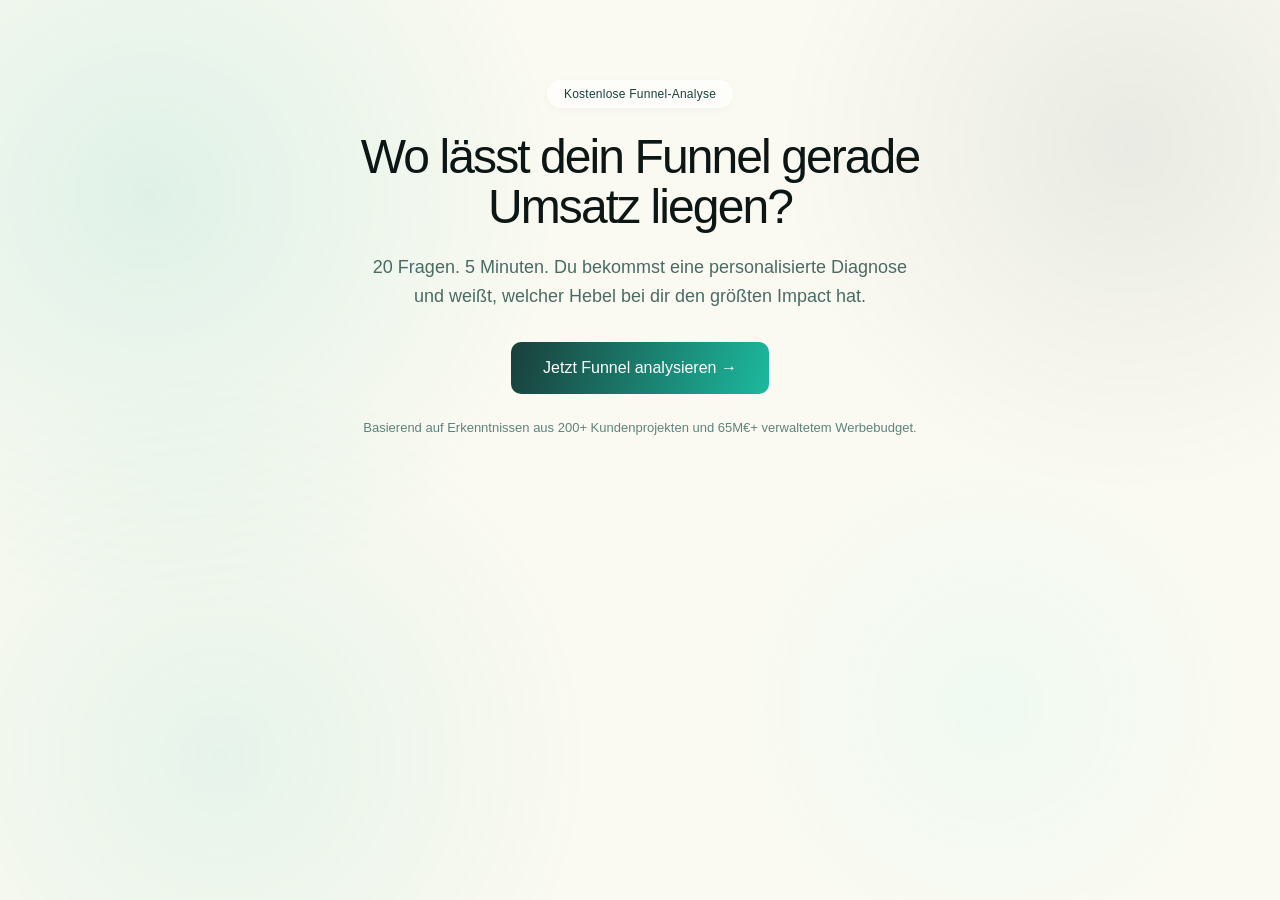
<file: funnel-diagnose-quiz-v2.html>
<!DOCTYPE html>
<html lang="de">
<head>
<meta charset="UTF-8">
<meta name="viewport" content="width=device-width, initial-scale=1.0">
<title>Funnel-Diagnose Quiz</title>
<style>
body { background: #FBFAF2; margin: 0; }

#quiz-root {
  --fq-bg-primary: #FBFAF2;
  --fq-bg-secondary: #FFFFFF;
  --fq-bg-tertiary: #F2EFE8;
  --fq-accent: #193F3B;
  --fq-accent-light: #1CB99E;
  --fq-accent-dark: #0D2320;
  --fq-accent-transparent: rgba(25, 63, 59, 0.05);
  --fq-btn-gradient: linear-gradient(105deg, #193F3B 0%, #1CB99E 100%);
  --fq-text-primary: #0C1615;
  --fq-text-secondary: #4A6B65;
  --fq-text-tertiary: #5E837C;
  --fq-border-subtle: rgba(25, 63, 59, 0.1);
  --fq-border-default: rgba(25, 63, 59, 0.22);
  --fq-space-xs: 8px; --fq-space-sm: 16px; --fq-space-md: 24px; --fq-space-lg: 40px; --fq-space-xl: 64px;
  --fq-radius-sm: 32px; --fq-radius-md: 10px; --fq-radius-lg: 14px;
  --fq-font: 'Googlesansflex', 'Google Sans', 'Inter', Arial, sans-serif;
  --fq-font-serif: 'Recklessstandardxl', 'Instrument Serif', Georgia, serif;
  --fq-max-width: 680px;
  --fq-spring: cubic-bezier(0.22, 1.3, 0.36, 1);
  --fq-spring-gentle: cubic-bezier(0.16, 1.1, 0.3, 1);
  font-family: var(--fq-font);
  background: transparent;
  color: var(--fq-text-primary);
  -webkit-font-smoothing: antialiased;
  -moz-osx-font-smoothing: grayscale;
  text-rendering: optimizeLegibility;
  position: relative;
  overflow: hidden;
}
#quiz-root *, #quiz-root *::before, #quiz-root *::after { box-sizing: border-box; margin: 0; padding: 0; }

/* Background gradient blobs for glassmorphism visibility */
#quiz-root::before {
  content: '';
  position: fixed;
  top: -60px; left: -60px; right: -60px; bottom: -60px;
  background:
    radial-gradient(ellipse 600px 600px at 15% 25%, rgba(28, 185, 158, 0.12) 0%, transparent 70%),
    radial-gradient(ellipse 500px 500px at 85% 20%, rgba(25, 63, 59, 0.08) 0%, transparent 70%),
    radial-gradient(ellipse 400px 400px at 75% 75%, rgba(92, 251, 245, 0.07) 0%, transparent 70%),
    radial-gradient(ellipse 550px 550px at 20% 80%, rgba(28, 185, 158, 0.09) 0%, transparent 70%);
  pointer-events: none;
  z-index: 0;
  animation: fq-blobs-drift 20s ease-in-out infinite alternate;
}
@keyframes fq-blobs-drift {
  0% { transform: translate(0, 0) scale(1); }
  33% { transform: translate(30px, -20px) scale(1.03); }
  66% { transform: translate(-20px, 15px) scale(0.98); }
  100% { transform: translate(15px, -10px) scale(1.02); }
}
#quiz-root > .fq-screen,
#quiz-root > .fq-milestone {
  position: relative;
  z-index: 1;
}

/* Screens */
#quiz-root .fq-screen { display: none; opacity: 0; transition: opacity 300ms ease-out; }
#quiz-root .fq-screen.fq-active { display: block; opacity: 1; }

/* Landing */
#quiz-root .fq-screen--landing { padding: 80px 20px 64px; }
#quiz-root .fq-landing-inner { max-width: var(--fq-max-width); margin: 0 auto; text-align: center; }
#quiz-root .fq-badge {
  display: inline-block; font-size: 12px; font-weight: 500; letter-spacing: 0.02em;
  color: var(--fq-accent);
  background: rgba(255,255,255,0.6);
  backdrop-filter: blur(8px); -webkit-backdrop-filter: blur(8px);
  border: 1px solid rgba(255,255,255,0.4);
  padding: 6px 16px; border-radius: var(--fq-radius-sm); margin-bottom: 24px;
  box-shadow: 0 2px 8px -2px rgba(25,63,59,0.06), inset 0 1px 0 rgba(255,255,255,0.15);
}
#quiz-root .fq-landing-h1 {
  font-size: 48px; font-weight: 500; color: var(--fq-text-primary);
  letter-spacing: -0.04em; line-height: 1.05; margin-bottom: 20px;
}
#quiz-root .fq-landing-sub {
  font-size: 18px; font-weight: 400; color: var(--fq-text-secondary);
  line-height: 1.6; max-width: 560px; margin: 0 auto 32px;
}
#quiz-root .fq-btn-primary {
  display: inline-block; background: var(--fq-btn-gradient); color: #fff;
  font-family: var(--fq-font); font-size: 16px; font-weight: 500;
  padding: 18px 32px; border-radius: var(--fq-radius-md); border: none; cursor: pointer;
  transition: transform 250ms var(--fq-spring), box-shadow 250ms ease, opacity 200ms ease;
  text-decoration: none; line-height: 1;
  animation: fq-glow-pulse 4s ease-in-out infinite;
}
#quiz-root .fq-btn-primary:hover { transform: translateY(-1px) scale(1.02); opacity: 0.92; animation: none; }
#quiz-root .fq-btn-primary:active { transform: scale(0.98); opacity: 0.88; }
#quiz-root .fq-social-proof { font-size: 13px; color: var(--fq-text-tertiary); margin-top: 24px; line-height: 1.5; }

/* Quiz */
#quiz-root .fq-screen--quiz { padding: 48px 20px 64px; }
#quiz-root .fq-quiz-inner { max-width: var(--fq-max-width); margin: 0 auto; }
#quiz-root .fq-part-label {
  font-size: 11px; font-weight: 600; letter-spacing: 0.06em; text-transform: uppercase;
  color: var(--fq-accent-light); margin-bottom: 10px;
}
#quiz-root .fq-progress-wrap { position: relative; margin-bottom: 48px; }
#quiz-root .fq-progress-track {
  width: 100%; height: 4px; background: var(--fq-border-subtle);
  border-radius: 2px; overflow: hidden;
}
#quiz-root .fq-progress-fill {
  height: 100%;
  background: linear-gradient(90deg, #193F3B 0%, #1CB99E 40%, rgba(255,255,255,0.3) 50%, #1CB99E 60%, #193F3B 100%);
  background-size: 200% 100%;
  border-radius: 2px;
  width: 0%; transition: width 500ms var(--fq-spring);
  animation: fq-shimmer-bar 3s ease-in-out infinite;
}
#quiz-root .fq-progress-marker {
  position: absolute; top: -6px; left: 40%;
  width: 2px; height: 16px; background: var(--fq-border-default); border-radius: 1px;
}
#quiz-root .fq-question-content { transition: opacity 250ms ease-out, transform 250ms ease-out; }
#quiz-root .fq-question-indicator { font-size: 13px; font-weight: 400; color: var(--fq-text-tertiary); margin-bottom: 12px; }
#quiz-root .fq-question-text { font-size: 28px; font-weight: 500; color: var(--fq-text-primary); letter-spacing: -0.03em; line-height: 1.15; margin-bottom: 8px; }
#quiz-root .fq-question-hint { font-size: 14px; color: var(--fq-text-tertiary); margin-bottom: 24px; min-height: 22px; line-height: 1.4; }
#quiz-root .fq-options { display: flex; flex-direction: column; gap: 10px; }
#quiz-root .fq-option {
  display: flex; align-items: center;
  background: rgba(255,255,255,0.7);
  backdrop-filter: blur(12px); -webkit-backdrop-filter: blur(12px);
  border: 1px solid rgba(255,255,255,0.4);
  border-radius: var(--fq-radius-lg);
  padding: 18px 20px; cursor: pointer;
  box-shadow: 0 4px 16px -4px rgba(25,63,59,0.06), inset 0 1px 0 rgba(255,255,255,0.15);
  transition: transform 250ms var(--fq-spring), border-color 200ms ease, background 200ms ease, box-shadow 250ms ease;
}
#quiz-root .fq-option:hover {
  border-color: rgba(25,63,59,0.18);
  background: rgba(255,255,255,0.85);
  transform: translateY(-1px);
  box-shadow: 0 8px 24px -6px rgba(25,63,59,0.1), inset 0 1px 0 rgba(255,255,255,0.2);
}
#quiz-root .fq-option:active {
  transform: scale(0.98);
  box-shadow: 0 2px 8px -2px rgba(25,63,59,0.06), inset 0 1px 0 rgba(255,255,255,0.1);
}
#quiz-root .fq-option.fq-selected {
  border-color: var(--fq-accent);
  background: rgba(25,63,59,0.05);
  backdrop-filter: blur(12px); -webkit-backdrop-filter: blur(12px);
  box-shadow: 0 4px 16px -4px rgba(25,63,59,0.1), inset 0 1px 0 rgba(255,255,255,0.1);
}
#quiz-root .fq-option-indicator {
  flex-shrink: 0; width: 20px; height: 20px; border: 2px solid var(--fq-border-default);
  border-radius: 50%; margin-right: 14px; position: relative; transition: border-color 150ms ease;
}
#quiz-root .fq-option-indicator::after {
  content: ''; position: absolute; top: 50%; left: 50%;
  transform: translate(-50%, -50%) scale(0);
  width: 10px; height: 10px; border-radius: 50%; background: var(--fq-accent);
  transition: transform 150ms ease;
}
#quiz-root .fq-option.fq-selected .fq-option-indicator { border-color: var(--fq-accent); }
#quiz-root .fq-option.fq-selected .fq-option-indicator::after { transform: translate(-50%, -50%) scale(1); }
#quiz-root .fq-option-checkbox {
  flex-shrink: 0; width: 20px; height: 20px; border: 2px solid var(--fq-border-default);
  border-radius: 4px; margin-right: 14px; position: relative;
  transition: border-color 150ms ease, background 150ms ease;
}
#quiz-root .fq-option-checkbox svg {
  position: absolute; top: 50%; left: 50%;
  transform: translate(-50%, -50%) scale(0); transition: transform 150ms ease;
}
#quiz-root .fq-option.fq-selected .fq-option-checkbox { background: var(--fq-accent); border-color: var(--fq-accent); }
#quiz-root .fq-option.fq-selected .fq-option-checkbox svg { transform: translate(-50%, -50%) scale(1); }
#quiz-root .fq-option-text { font-size: 15px; font-weight: 500; color: var(--fq-text-primary); line-height: 1.4; }

/* ICP option cards */
#quiz-root .fq-option.fq-option-icp { flex-direction: column; align-items: flex-start; padding: 20px 24px; gap: 2px; }
#quiz-root .fq-option-icp-row { display: flex; align-items: center; width: 100%; }
#quiz-root .fq-option-icp-desc { font-size: 13px; color: var(--fq-text-secondary); line-height: 1.4; padding-left: 34px; }

/* Navigation */
#quiz-root .fq-quiz-nav { display: flex; justify-content: space-between; align-items: center; margin-top: 32px; }
#quiz-root .fq-back-link {
  font-size: 14px; font-weight: 400; color: var(--fq-text-tertiary); cursor: pointer;
  background: none; border: none; font-family: var(--fq-font);
  transition: color 200ms ease; padding: 0;
}
#quiz-root .fq-back-link:hover { color: var(--fq-text-secondary); }
#quiz-root .fq-back-link.fq-hidden { visibility: hidden; pointer-events: none; }
#quiz-root .fq-btn-next {
  background: var(--fq-btn-gradient); color: #fff; font-family: var(--fq-font);
  font-size: 15px; font-weight: 500; padding: 14px 28px;
  border-radius: var(--fq-radius-md); border: none; cursor: pointer;
  transition: transform 250ms var(--fq-spring), opacity 200ms ease;
}
#quiz-root .fq-btn-next:hover:not(:disabled) { transform: translateY(-1px) scale(1.02); opacity: 0.92; }
#quiz-root .fq-btn-next:active:not(:disabled) { transform: scale(0.98); }
#quiz-root .fq-btn-next:disabled { opacity: 0.25; cursor: not-allowed; }

/* Info box */
#quiz-root .fq-info-box {
  background: rgba(255,255,255,0.7);
  backdrop-filter: blur(12px); -webkit-backdrop-filter: blur(12px);
  border: 1px solid rgba(255,255,255,0.4);
  border-radius: var(--fq-radius-lg); margin-bottom: 24px;
  box-shadow: 0 4px 16px -4px rgba(25,63,59,0.06), inset 0 1px 0 rgba(255,255,255,0.15);
  overflow: hidden;
}
#quiz-root .fq-info-header {
  display: inline-flex; align-items: center; gap: 10px;
  width: 100%; padding: 14px 18px; cursor: pointer;
  background: none; border: none; font-family: var(--fq-font);
  user-select: none; -webkit-user-select: none;
  transition: background 150ms ease;
}
#quiz-root .fq-info-header:hover { background: rgba(25, 63, 59, 0.03); }
#quiz-root .fq-info-icon {
  flex-shrink: 0; width: 20px; height: 20px; display: flex; align-items: center; justify-content: center;
}
#quiz-root .fq-info-icon svg { display: block; }
#quiz-root .fq-info-label {
  font-size: 13px; font-weight: 600; color: var(--fq-accent); line-height: 1.3;
  flex: 1; text-align: left;
}
#quiz-root .fq-info-chevron {
  flex-shrink: 0; font-size: 11px; color: var(--fq-text-tertiary);
  transition: transform 350ms var(--fq-spring);
  line-height: 1;
}
#quiz-root .fq-info-box.fq-expanded .fq-info-chevron { transform: rotate(180deg); }
#quiz-root .fq-info-text {
  font-size: 13px; color: var(--fq-text-secondary); line-height: 1.7;
  padding: 0 18px 0 48px; max-height: 0; overflow: hidden;
  transition: max-height 400ms var(--fq-spring-gentle), padding-bottom 400ms var(--fq-spring-gentle);
}
#quiz-root .fq-info-box.fq-expanded .fq-info-text {
  max-height: 600px; padding-bottom: 16px;
}
#quiz-root .fq-info-text ul { margin: 8px 0 4px; padding-left: 18px; list-style: none; }
#quiz-root .fq-info-text ul li { position: relative; padding-left: 16px; margin-bottom: 6px; }
#quiz-root .fq-info-text ul li::before { content: '\2192'; position: absolute; left: 0; color: var(--fq-accent-light); font-weight: 600; }
#quiz-root .fq-info-text strong { font-weight: 600; color: var(--fq-text-primary); }
#quiz-root .fq-info-text .fq-info-benchmark { display: inline-block; background: rgba(28, 185, 158, 0.08); border: 1px solid rgba(28, 185, 158, 0.2); border-radius: 6px; padding: 2px 8px; font-size: 12px; font-weight: 600; color: var(--fq-accent-light); margin: 2px 0; }

/* Blurred result preview behind gate */
#quiz-root .fq-gate-preview {
  position: absolute; top: 0; left: 0; right: 0;
  filter: blur(5px); opacity: 0.6; pointer-events: none; z-index: 0;
  padding: 40px 20px 20px;
}

/* Gate */
#quiz-root .fq-screen--gate { padding: 100px 20px 48px; position: relative; }
#quiz-root .fq-gate-inner {
  max-width: 480px; margin: 0 auto;
  background: rgba(255,255,255,0.75);
  backdrop-filter: blur(16px); -webkit-backdrop-filter: blur(16px);
  border: 1px solid rgba(255,255,255,0.5);
  border-radius: var(--fq-radius-lg); padding: 40px;
  box-shadow: 0 20px 40px -15px rgba(25,63,59,0.1), inset 0 1px 0 rgba(255,255,255,0.2);
  position: relative; z-index: 2;
}
#quiz-root .fq-gate-h2 { font-size: 32px; font-weight: 500; color: var(--fq-text-primary); letter-spacing: -0.04em; line-height: 1.05; margin-bottom: 12px; }
#quiz-root .fq-gate-sub { font-size: 16px; font-weight: 400; color: var(--fq-text-secondary); line-height: 1.6; margin-bottom: 32px; }
#quiz-root .fq-field { margin-bottom: 16px; }
#quiz-root .fq-label { display: block; font-size: 13px; font-weight: 600; color: var(--fq-text-tertiary); margin-bottom: 6px; text-transform: uppercase; letter-spacing: 0.03em; }
#quiz-root .fq-input {
  width: 100%; background: var(--fq-bg-tertiary); border: 1px solid var(--fq-border-subtle);
  border-radius: var(--fq-radius-md); padding: 14px 16px; font-size: 15px;
  font-family: var(--fq-font); color: var(--fq-text-primary); outline: none;
  transition: border-color 200ms ease, box-shadow 200ms ease;
}
#quiz-root .fq-input::placeholder { color: var(--fq-text-tertiary); }
#quiz-root .fq-input:focus {
  border-color: var(--fq-accent);
  box-shadow: 0 0 0 3px rgba(25,63,59,0.1);
}
#quiz-root .fq-input.fq-error { border-color: #8B3A3A; }
#quiz-root .fq-field-hint { font-size: 12px; color: var(--fq-text-tertiary); margin-top: 4px; }
#quiz-root .fq-field-error { font-size: 12px; color: #8B3A3A; margin-top: 4px; display: none; }
#quiz-root .fq-field-error.fq-visible { display: block; }
#quiz-root .fq-btn-submit {
  width: 100%; background: var(--fq-btn-gradient); color: #fff; font-family: var(--fq-font);
  font-size: 16px; font-weight: 500; padding: 18px 32px;
  border-radius: var(--fq-radius-md); border: none; cursor: pointer; margin-top: 24px;
  transition: transform 350ms var(--fq-spring), opacity 200ms ease;
}
#quiz-root .fq-btn-submit:disabled { opacity: 0.5; cursor: wait; animation: none; }
#quiz-root .fq-fine-print { font-size: 12px; color: var(--fq-text-tertiary); text-align: center; margin-top: 16px; line-height: 1.5; }

/* Social proof logos */
#quiz-root .fq-gate-logos {
  display: flex; align-items: center; justify-content: center; gap: 24px;
  margin-top: 24px; padding-top: 20px;
  border-top: 1px solid var(--fq-border-subtle);
  opacity: 0.5; filter: grayscale(1);
  transition: opacity 300ms ease, filter 300ms ease;
  flex-wrap: wrap;
}
#quiz-root .fq-gate-logos:hover { opacity: 0.8; }
#quiz-root .fq-gate-logos img { height: 28px; width: auto; object-fit: contain; }
#quiz-root .fq-gate-logo-placeholder {
  display: inline-block; padding: 6px 20px; border-radius: 6px;
  background: rgba(25,63,59,0.04); border: 1px dashed rgba(25,63,59,0.12);
  font-size: 11px; font-weight: 600; letter-spacing: 0.1em; color: var(--fq-text-tertiary);
}

/* Result */
#quiz-root .fq-screen--result { padding: 64px 20px 0; }
#quiz-root .fq-result-inner { max-width: 640px; margin: 0 auto; }
#quiz-root .fq-ring-wrap { display: flex; justify-content: center; margin-bottom: 12px; }
#quiz-root .fq-ring-svg { width: 160px; height: 160px; }
#quiz-root .fq-segment-badge { display: flex; justify-content: center; margin-bottom: 40px; }
#quiz-root .fq-dims { max-width: 520px; margin: 0 auto 48px; }
#quiz-root .fq-dim-row { margin-bottom: 16px; }
#quiz-root .fq-dim-row:last-child { margin-bottom: 0; }
#quiz-root .fq-dim-header { display: flex; justify-content: space-between; align-items: center; margin-bottom: 6px; }
#quiz-root .fq-dim-label { font-size: 14px; font-weight: 500; color: var(--fq-text-secondary); display: flex; align-items: center; gap: 8px; }
#quiz-root .fq-dim-label.fq-weakest { color: var(--fq-accent); }
#quiz-root .fq-dim-tag {
  font-size: 10px; font-weight: 500; letter-spacing: 0.05em; text-transform: uppercase;
  color: var(--fq-accent-light); background: rgba(28, 185, 158, 0.1);
  border: 1px solid rgba(28, 185, 158, 0.25);
  padding: 3px 8px; border-radius: 20px;
}
#quiz-root .fq-dim-score { font-size: 14px; color: var(--fq-text-tertiary); }
#quiz-root .fq-dim-bar-track { width: 100%; height: 6px; background: rgba(25, 63, 59, 0.08); border-radius: 3px; overflow: hidden; }
#quiz-root .fq-dim-bar-fill { height: 100%; background: linear-gradient(90deg, #193F3B 0%, #1CB99E 100%); border-radius: 3px; width: 0%; transition: width 800ms ease-out; }
#quiz-root .fq-result-text-block { margin-bottom: 40px; }
#quiz-root .fq-result-diagnosis-card {
  background: rgba(255,255,255,0.7);
  backdrop-filter: blur(12px); -webkit-backdrop-filter: blur(12px);
  border: 1px solid rgba(255,255,255,0.4);
  border-radius: var(--fq-radius-lg); padding: 32px; margin-bottom: 32px;
  box-shadow: 0 8px 24px -8px rgba(25,63,59,0.06), inset 0 1px 0 rgba(255,255,255,0.15);
}
#quiz-root .fq-result-icp-stat {
  display: flex; align-items: flex-start; gap: 12px;
  background: rgba(28, 185, 158, 0.06); border: 1px solid rgba(28, 185, 158, 0.15);
  border-radius: 10px; padding: 14px 18px; margin-top: 20px;
}
#quiz-root .fq-result-icp-stat-icon {
  flex-shrink: 0; width: 20px; height: 20px; color: var(--fq-accent-light); margin-top: 1px;
}
#quiz-root .fq-result-icp-stat-text {
  font-size: 14px; color: var(--fq-text-secondary); line-height: 1.5;
}
#quiz-root .fq-result-h2 { font-size: 28px; font-weight: 500; color: var(--fq-text-primary); letter-spacing: -0.04em; line-height: 1.05; margin-bottom: 20px; }
#quiz-root .fq-result-p { font-size: 16px; color: var(--fq-text-secondary); line-height: 1.6; margin-bottom: 16px; }
#quiz-root .fq-lever-block { background: var(--fq-bg-secondary); border: 1px solid var(--fq-border-subtle); border-radius: var(--fq-radius-lg); padding: 24px; margin-top: 24px; }
#quiz-root .fq-lever-title { font-size: 16px; font-weight: 600; color: var(--fq-text-primary); margin-bottom: 12px; }
#quiz-root .fq-lever-item { font-size: 15px; color: var(--fq-text-secondary); line-height: 1.5; margin-bottom: 8px; }
#quiz-root .fq-lever-item:last-child { margin-bottom: 0; }
#quiz-root .fq-lever-arrow { color: var(--fq-accent); font-weight: 600; }
#quiz-root .fq-lever-card {
  background: rgba(255,255,255,0.7);
  backdrop-filter: blur(12px); -webkit-backdrop-filter: blur(12px);
  border: 1px solid rgba(255,255,255,0.4);
  border-radius: var(--fq-radius-lg); padding: 24px; margin-bottom: 16px;
  box-shadow: 0 4px 16px -4px rgba(25,63,59,0.06), inset 0 1px 0 rgba(255,255,255,0.15);
  transition: transform 250ms var(--fq-spring), box-shadow 250ms ease;
}
#quiz-root .fq-lever-card:last-child { margin-bottom: 0; }
#quiz-root .fq-lever-card:hover {
  transform: translateY(-2px);
  box-shadow: 0 12px 32px -8px rgba(25,63,59,0.1), inset 0 1px 0 rgba(255,255,255,0.2);
}
#quiz-root .fq-lever-card-header { display: flex; align-items: center; gap: 10px; margin-bottom: 12px; }
#quiz-root .fq-lever-card-name { font-size: 17px; font-weight: 600; color: var(--fq-text-primary); }
#quiz-root .fq-lever-card-diagnosis { font-size: 15px; color: var(--fq-text-secondary); line-height: 1.6; margin-bottom: 16px; }
#quiz-root .fq-lever-card-actions { display: flex; flex-direction: column; gap: 10px; }
#quiz-root .fq-lever-card-action { font-size: 14px; color: var(--fq-text-secondary); line-height: 1.55; padding-left: 20px; position: relative; }
#quiz-root .fq-lever-card-action::before { content: '\2192'; position: absolute; left: 0; color: var(--fq-accent); font-weight: 600; }
#quiz-root .fq-cta-block { margin-top: 40px; text-align: center; }
#quiz-root .fq-cta-text { font-size: 16px; color: var(--fq-text-secondary); line-height: 1.6; margin-bottom: 16px; }
#quiz-root .fq-btn-cta {
  display: inline-block; background: var(--fq-btn-gradient); color: #fff; font-family: var(--fq-font);
  font-size: 16px; font-weight: 500; padding: 18px 36px;
  border-radius: var(--fq-radius-md); border: none; cursor: pointer;
  transition: transform 250ms var(--fq-spring), opacity 200ms ease; text-decoration: none;
  animation: fq-glow-pulse 3s ease-in-out infinite;
}
#quiz-root .fq-btn-cta:hover { transform: translateY(-1px) scale(1.02); opacity: 0.92; animation: none; }
#quiz-root .fq-btn-cta:active { transform: scale(0.98); }
#quiz-root .fq-result-social { font-size: 14px; color: var(--fq-text-tertiary); text-align: center; margin-top: 32px; padding-bottom: 64px; }

/* Milestone overlay */
#quiz-root .fq-milestone {
  position: fixed; top: 0; left: 0; right: 0; bottom: 0;
  display: flex; align-items: center; justify-content: center;
  background: rgba(251, 250, 242, 0.85); backdrop-filter: blur(8px); -webkit-backdrop-filter: blur(8px);
  z-index: 1000; opacity: 0; pointer-events: none;
  transition: opacity 400ms ease;
}
#quiz-root .fq-milestone.fq-visible { opacity: 1; pointer-events: auto; }
#quiz-root .fq-milestone-inner {
  text-align: center; transform: scale(0.92); transition: transform 400ms var(--fq-spring);
  background: rgba(255,255,255,0.5);
  backdrop-filter: blur(12px); -webkit-backdrop-filter: blur(12px);
  border: 1px solid rgba(255,255,255,0.3);
  border-radius: 24px; padding: 48px 40px;
  box-shadow: 0 20px 40px -15px rgba(25,63,59,0.08), inset 0 1px 0 rgba(255,255,255,0.15);
}
#quiz-root .fq-milestone.fq-visible .fq-milestone-inner { transform: scale(1); }
#quiz-root .fq-milestone-check {
  width: 56px; height: 56px; border-radius: 50%; background: var(--fq-btn-gradient);
  display: flex; align-items: center; justify-content: center; margin: 0 auto 20px;
}
#quiz-root .fq-milestone-h { font-size: 28px; font-weight: 500; color: var(--fq-text-primary); letter-spacing: -0.03em; margin-bottom: 8px; }
#quiz-root .fq-milestone-sub { font-size: 16px; color: var(--fq-text-secondary); line-height: 1.5; }

/* Confetti canvas */
#quiz-root .fq-confetti {
  position: absolute; top: 0; left: 0; width: 100%; height: 100%;
  pointer-events: none; z-index: 10; display: none;
}

@keyframes fq-glow-pulse {
  0%, 100% { box-shadow: 0 2px 12px rgba(25, 63, 59, 0.12); }
  50% { box-shadow: 0 4px 24px rgba(25, 63, 59, 0.28); }
}

/* Pro-Tipp in lever cards */
#quiz-root .fq-lever-protipp {
  margin-top: 14px; padding: 14px 16px; border-radius: 8px;
  background: rgba(28, 185, 158, 0.06); border: 1px solid rgba(28, 185, 158, 0.18);
  box-shadow: inset 0 1px 0 rgba(28, 185, 158, 0.06);
}
#quiz-root .fq-lever-protipp-label {
  font-size: 11px; font-weight: 700; letter-spacing: 0.06em; text-transform: uppercase;
  color: var(--fq-accent-light); margin-bottom: 6px;
}
#quiz-root .fq-lever-protipp-text { font-size: 14px; color: var(--fq-text-secondary); line-height: 1.55; }
/* Next Level section */
#quiz-root .fq-next-level { margin-top: 48px; margin-bottom: 40px; }
#quiz-root .fq-next-level-title {
  font-size: 20px; font-weight: 600; color: var(--fq-text-primary); letter-spacing: -0.02em; margin-bottom: 20px;
}
#quiz-root .fq-next-level-card {
  background: rgba(255,255,255,0.7);
  backdrop-filter: blur(12px); -webkit-backdrop-filter: blur(12px);
  border: 1px solid rgba(255,255,255,0.4);
  border-radius: var(--fq-radius-lg); padding: 20px 24px; margin-bottom: 12px;
  box-shadow: 0 4px 16px -4px rgba(25,63,59,0.06), inset 0 1px 0 rgba(255,255,255,0.15);
  transition: transform 250ms var(--fq-spring), box-shadow 250ms ease;
}
#quiz-root .fq-next-level-card:last-child { margin-bottom: 0; }
#quiz-root .fq-next-level-card:hover {
  transform: translateY(-2px);
  box-shadow: 0 12px 32px -8px rgba(25,63,59,0.1), inset 0 1px 0 rgba(255,255,255,0.2);
}
#quiz-root .fq-next-level-card-title { font-size: 16px; font-weight: 600; color: var(--fq-text-primary); margin-bottom: 8px; }
#quiz-root .fq-next-level-card-text { font-size: 14px; color: var(--fq-text-secondary); line-height: 1.6; }

/* Gate progress bar */
#quiz-root .fq-gate-status {
  display: inline-flex; align-items: center; gap: 8px;
  font-size: 13px; font-weight: 500; color: var(--fq-accent-light);
  background: rgba(28, 185, 158, 0.08);
  border: 1px solid rgba(28, 185, 158, 0.18);
  padding: 8px 16px; border-radius: 20px; margin: 0 auto 20px;
}
#quiz-root .fq-gate-inner {
  text-align: center;
}
#quiz-root .fq-gate-inner form,
#quiz-root .fq-gate-inner .fq-field,
#quiz-root .fq-gate-inner .fq-label {
  text-align: left;
}
#quiz-root .fq-gate-status-dot {
  width: 7px; height: 7px; border-radius: 50%; background: var(--fq-accent-light);
  animation: fq-status-breathe 2.5s ease-in-out infinite;
}
@keyframes fq-status-breathe {
  0%, 100% { opacity: 1; transform: scale(1); }
  50% { opacity: 0.5; transform: scale(0.8); }
}
#quiz-root .fq-gate-status-text {
  letter-spacing: 0.02em;
}

/* Field with icon */
#quiz-root .fq-field-icon-wrap {
  position: relative;
}
#quiz-root .fq-field-icon-wrap .fq-input {
  padding-left: 44px;
}
#quiz-root .fq-field-icon {
  position: absolute; left: 14px; top: 50%; transform: translateY(-50%);
  width: 20px; height: 20px; display: flex; align-items: center; justify-content: center;
  pointer-events: none; color: var(--fq-text-tertiary);
  transition: color 250ms var(--fq-spring);
}
#quiz-root .fq-field-icon-wrap:focus-within .fq-field-icon {
  color: var(--fq-accent);
}

@keyframes fq-shimmer-bar {
  0% { background-position: -200% center; }
  100% { background-position: 200% center; }
}
/* Shimmer animation for gate CTA */
@keyframes fq-shimmer {
  0% { background-position: -200% center; }
  100% { background-position: 200% center; }
}
#quiz-root .fq-btn-submit {
  background: linear-gradient(105deg, #193F3B 0%, #1CB99E 40%, rgba(255,255,255,0.12) 50%, #1CB99E 60%, #193F3B 100%);
  background-size: 200% 100%;
  animation: fq-shimmer 8s ease-in-out infinite;
}
#quiz-root .fq-btn-submit:hover:not(:disabled) {
  animation-play-state: paused;
  transform: translateY(-1px) scale(1.02); opacity: 0.92;
}
#quiz-root .fq-btn-submit:active:not(:disabled) {
  transform: scale(0.98);
}

/* Result CTA card */
#quiz-root .fq-cta-card {
  background: #193F3B; border-radius: var(--fq-radius-lg);
  padding: 48px 40px; text-align: center; margin-top: 48px;
  position: relative; overflow: hidden;
}
@keyframes fq-gradient-drift {
  0%, 100% { background-position: 0% 0%; }
  25% { background-position: 50% 30%; }
  50% { background-position: 100% 50%; }
  75% { background-position: 30% 80%; }
}
#quiz-root .fq-cta-card::before {
  content: ''; position: absolute; top: -50%; left: -50%; right: -50%; bottom: -50%;
  background: radial-gradient(ellipse at 30% 20%, rgba(28, 185, 158, 0.15) 0%, transparent 50%),
              radial-gradient(ellipse at 70% 80%, rgba(92, 251, 245, 0.08) 0%, transparent 50%);
  background-size: 200% 200%;
  animation: fq-gradient-drift 8s ease-in-out infinite;
  pointer-events: none;
}
#quiz-root .fq-cta-card-badge {
  display: inline-flex; align-items: center; gap: 6px;
  font-size: 12px; font-weight: 500; color: #1CB99E; letter-spacing: 0.02em;
  background: rgba(28, 185, 158, 0.12); border: 1px solid rgba(28, 185, 158, 0.25);
  padding: 6px 14px; border-radius: 20px; margin-bottom: 20px;
  position: relative;
}
#quiz-root .fq-cta-card-badge::before {
  content: ''; width: 6px; height: 6px; border-radius: 50%; background: #1CB99E;
  animation: fq-badge-pulse 2.5s cubic-bezier(0.34, 1.56, 0.64, 1) infinite;
}
@keyframes fq-badge-pulse {
  0%, 100% { opacity: 1; transform: scale(1); }
  50% { opacity: 0.6; transform: scale(0.75); }
}
#quiz-root .fq-cta-card-headline {
  font-size: 28px; font-weight: 500; color: #FFFFFF;
  letter-spacing: -0.03em; line-height: 1.1; margin-bottom: 12px;
  position: relative;
}
#quiz-root .fq-cta-card-headline em {
  font-style: italic; font-family: var(--fq-font-serif);
}
#quiz-root .fq-cta-card-sub {
  font-size: 16px; color: rgba(255,255,255,0.7); line-height: 1.6;
  max-width: 480px; margin: 0 auto 28px; position: relative;
}
#quiz-root .fq-cta-card .fq-btn-cta {
  background: #fff; color: #193F3B; font-weight: 600;
  animation: none; box-shadow: 0 2px 12px rgba(0,0,0,0.15);
  position: relative;
}
#quiz-root .fq-cta-card .fq-btn-cta:hover {
  transform: translateY(-1px) scale(1.03); box-shadow: 0 4px 24px rgba(0,0,0,0.2);
  opacity: 1;
}
#quiz-root .fq-cta-card-date {
  display: flex; align-items: center; justify-content: center; gap: 8px;
  font-size: 14px; color: rgba(255,255,255,0.5); margin-top: 20px;
  position: relative;
}

/* Milestone stats preview */
#quiz-root .fq-milestone-stats {
  display: flex; gap: 12px; justify-content: center; margin-top: 24px;
  flex-wrap: wrap;
}
#quiz-root .fq-milestone-stat {
  background: rgba(25, 63, 59, 0.06); border: 1px solid rgba(25, 63, 59, 0.12);
  border-radius: 10px; padding: 12px 16px; text-align: center;
  min-width: 80px; opacity: 0; transform: translateY(10px);
  transition: opacity 400ms ease, transform 500ms var(--fq-spring);
}
#quiz-root .fq-milestone-stat.fq-visible { opacity: 1; transform: translateY(0); }
#quiz-root .fq-milestone-stat-value {
  font-size: 22px; font-weight: 700; color: var(--fq-accent);
  letter-spacing: -0.02em; line-height: 1;
}
#quiz-root .fq-milestone-stat-label {
  font-size: 11px; font-weight: 500; color: var(--fq-text-tertiary);
  margin-top: 4px; text-transform: uppercase; letter-spacing: 0.04em;
}

@keyframes fq-float {
  0%, 100% { transform: translateY(0); }
  50% { transform: translateY(-2px); }
}
/* Milestone check pop animation */
#quiz-root .fq-milestone.fq-visible .fq-milestone-check {
  animation: fq-check-pop 0.5s cubic-bezier(0.34, 1.56, 0.64, 1) forwards,
             fq-float 3s ease-in-out 0.6s infinite;
}
@keyframes fq-check-pop {
  0% { transform: scale(0); opacity: 0; }
  60% { transform: scale(1.15); opacity: 1; }
  100% { transform: scale(1); opacity: 1; }
}

/* Gate peek text */
#quiz-root .fq-gate-peek {
  font-size: 13px; font-weight: 500; color: var(--fq-accent-light);
  text-align: center; margin-bottom: 16px;
  animation: fq-peek-pulse 2s ease-in-out infinite;
}
@keyframes fq-peek-pulse {
  0%, 100% { opacity: 0.7; }
  50% { opacity: 1; }
}

/* Skip link & screen-reader only */
#quiz-root .fq-sr-only {
  position: absolute; width: 1px; height: 1px; padding: 0; margin: -1px;
  overflow: hidden; clip: rect(0,0,0,0); white-space: nowrap; border: 0;
}
#quiz-root .fq-skip-link:focus {
  position: static; width: auto; height: auto; padding: 8px 16px; margin: 0;
  overflow: visible; clip: auto; white-space: normal;
  background: var(--fq-accent); color: #fff; border-radius: 4px;
  display: inline-block; z-index: 9999;
}

/* Resume dialog */
#quiz-root .fq-resume-overlay {
  position: fixed; top: 0; left: 0; right: 0; bottom: 0;
  display: flex; align-items: center; justify-content: center;
  background: rgba(251, 250, 242, 0.9); backdrop-filter: blur(6px); -webkit-backdrop-filter: blur(6px);
  z-index: 1001; opacity: 0; pointer-events: none; transition: opacity 300ms ease;
}
#quiz-root .fq-resume-overlay.fq-visible { opacity: 1; pointer-events: auto; }
#quiz-root .fq-resume-card {
  background: rgba(255,255,255,0.8); backdrop-filter: blur(16px); -webkit-backdrop-filter: blur(16px);
  border: 1px solid rgba(255,255,255,0.5); border-radius: var(--fq-radius-lg);
  padding: 36px; max-width: 420px; width: calc(100% - 40px); text-align: center;
  box-shadow: 0 20px 40px -15px rgba(25,63,59,0.1), inset 0 1px 0 rgba(255,255,255,0.2);
  transform: scale(0.95); transition: transform 400ms var(--fq-spring);
}
#quiz-root .fq-resume-overlay.fq-visible .fq-resume-card { transform: scale(1); }
#quiz-root .fq-resume-icon {
  width: 48px; height: 48px; border-radius: 50%;
  background: rgba(25,63,59,0.06); display: flex; align-items: center; justify-content: center;
  margin: 0 auto 16px; color: var(--fq-accent);
}
#quiz-root .fq-resume-title { font-size: 20px; font-weight: 500; color: var(--fq-text-primary); letter-spacing: -0.02em; margin-bottom: 8px; }
#quiz-root .fq-resume-sub { font-size: 15px; color: var(--fq-text-secondary); line-height: 1.5; margin-bottom: 24px; }
#quiz-root .fq-resume-buttons { display: flex; flex-direction: column; gap: 10px; }
#quiz-root .fq-resume-btn-primary {
  background: var(--fq-btn-gradient); color: #fff; font-family: var(--fq-font);
  font-size: 15px; font-weight: 500; padding: 14px 24px;
  border-radius: var(--fq-radius-md); border: none; cursor: pointer;
  transition: transform 250ms var(--fq-spring), opacity 200ms ease;
}
#quiz-root .fq-resume-btn-primary:hover { transform: translateY(-1px) scale(1.02); opacity: 0.92; }
#quiz-root .fq-resume-btn-primary:active { transform: scale(0.98); }
#quiz-root .fq-resume-btn-secondary {
  background: none; color: var(--fq-text-tertiary); font-family: var(--fq-font);
  font-size: 14px; font-weight: 400; padding: 10px; border: none; cursor: pointer;
  transition: color 200ms ease;
}
#quiz-root .fq-resume-btn-secondary:hover { color: var(--fq-text-secondary); }

/* Result sharing */
#quiz-root .fq-share-section { text-align: center; margin-top: 32px; padding-bottom: 48px; }
#quiz-root .fq-share-label { font-size: 14px; color: var(--fq-text-tertiary); margin-bottom: 16px; }
#quiz-root .fq-share-buttons { display: flex; justify-content: center; gap: 12px; flex-wrap: wrap; }
#quiz-root .fq-share-btn {
  display: inline-flex; align-items: center; gap: 8px;
  padding: 10px 20px; border-radius: 8px; border: 1px solid var(--fq-border-subtle);
  background: rgba(255,255,255,0.7); backdrop-filter: blur(8px); -webkit-backdrop-filter: blur(8px);
  font-family: var(--fq-font); font-size: 14px; font-weight: 500; color: var(--fq-text-secondary);
  cursor: pointer; text-decoration: none;
  transition: transform 250ms var(--fq-spring), border-color 200ms ease, background 200ms ease;
}
#quiz-root .fq-share-btn:hover {
  transform: translateY(-1px); border-color: var(--fq-border-default);
  background: rgba(255,255,255,0.9);
}
#quiz-root .fq-share-btn:active { transform: scale(0.98); }
#quiz-root .fq-share-btn svg { width: 18px; height: 18px; flex-shrink: 0; }

/* Benchmark comparison */
#quiz-root .fq-benchmark-bar {
  background: rgba(255,255,255,0.7); backdrop-filter: blur(12px); -webkit-backdrop-filter: blur(12px);
  border: 1px solid rgba(255,255,255,0.4); border-radius: var(--fq-radius-lg);
  padding: 28px 24px 24px; margin-bottom: 32px; text-align: center;
  box-shadow: 0 4px 16px -4px rgba(25,63,59,0.06), inset 0 1px 0 rgba(255,255,255,0.15);
}
#quiz-root .fq-benchmark-label { font-size: 12px; font-weight: 600; color: var(--fq-text-tertiary); text-transform: uppercase; letter-spacing: 0.05em; margin-bottom: 20px; }
#quiz-root .fq-benchmark-track-wrap { position: relative; padding-top: 32px; }
#quiz-root .fq-benchmark-track {
  width: 100%; height: 6px; background: rgba(25,63,59,0.08); border-radius: 3px;
  position: relative;
}
#quiz-root .fq-benchmark-fill {
  position: absolute; top: 0; left: 0; height: 100%; border-radius: 3px;
  background: linear-gradient(90deg, #193F3B, #1CB99E);
  width: 0%; transition: width 1200ms var(--fq-spring);
}
#quiz-root .fq-benchmark-tick {
  position: absolute; top: -3px; width: 1px; height: 12px;
  background: rgba(25,63,59,0.12); transform: translateX(-50%);
}
#quiz-root .fq-benchmark-marker-wrap {
  position: absolute; top: -36px; left: 0%;
  transform: translateX(-50%); transition: left 1200ms var(--fq-spring);
  display: flex; flex-direction: column; align-items: center;
}
#quiz-root .fq-benchmark-pct {
  font-size: 14px; font-weight: 700; color: var(--fq-accent);
  background: rgba(255,255,255,0.9); border: 1px solid rgba(25,63,59,0.1);
  padding: 3px 10px; border-radius: 6px; white-space: nowrap;
  box-shadow: 0 2px 8px rgba(25,63,59,0.08);
}
#quiz-root .fq-benchmark-pct::after {
  content: ''; position: absolute; bottom: -4px; left: 50%; transform: translateX(-50%) rotate(45deg);
  width: 8px; height: 8px; background: rgba(255,255,255,0.9);
  border-right: 1px solid rgba(25,63,59,0.1); border-bottom: 1px solid rgba(25,63,59,0.1);
}
#quiz-root .fq-benchmark-dot {
  width: 14px; height: 14px; border-radius: 50%; margin-top: 6px;
  background: var(--fq-accent); border: 2.5px solid #fff;
  box-shadow: 0 2px 6px rgba(25,63,59,0.25);
}
#quiz-root .fq-benchmark-text { font-size: 14px; color: var(--fq-text-secondary); line-height: 1.5; margin-top: 16px; }
#quiz-root .fq-benchmark-text strong { color: var(--fq-text-primary); font-weight: 600; }

/* Mobile */
@media (max-width: 600px) {
  #quiz-root .fq-screen--gate { padding: 60px 16px 32px; }
  #quiz-root .fq-screen--landing { padding: 48px 20px 40px; }
  #quiz-root .fq-landing-h1 { font-size: 32px; }
  #quiz-root .fq-landing-sub { font-size: 16px; }
  #quiz-root .fq-btn-primary { width: 100%; display: block; text-align: center; }
  #quiz-root .fq-progress-wrap { margin-bottom: 28px; }
  #quiz-root .fq-question-text { font-size: 22px; margin-bottom: 4px; }
  #quiz-root .fq-question-hint { margin-bottom: 16px; min-height: 0; }
  #quiz-root .fq-options { gap: 8px; }
  #quiz-root .fq-option { padding: 14px 16px; }
  #quiz-root .fq-quiz-nav { margin-top: 24px; }
  #quiz-root .fq-part-label { margin-bottom: 6px; }
  #quiz-root .fq-screen--quiz { padding: 32px 16px 48px; }
  #quiz-root .fq-gate-inner { padding: 28px 20px; }
  /* Result page mobile breathing room */
  #quiz-root .fq-screen--result { padding: 32px 20px 0; }
  #quiz-root .fq-result-inner { padding: 0; }
  #quiz-root .fq-result-h2 { font-size: 22px; margin-bottom: 16px; }
  #quiz-root .fq-result-p { font-size: 15px; }
  #quiz-root .fq-dims { margin-bottom: 36px; }
  #quiz-root .fq-dim-header { margin-bottom: 5px; }
  #quiz-root .fq-dim-label { font-size: 13px; }
  #quiz-root .fq-dim-score { font-size: 13px; }
  #quiz-root .fq-dim-tag { font-size: 9px; padding: 2px 6px; }
  #quiz-root .fq-segment-badge { margin-bottom: 28px; }
  #quiz-root .fq-result-diagnosis-card { padding: 24px 20px; margin-bottom: 24px; }
  #quiz-root .fq-result-icp-stat { padding: 12px 14px; gap: 10px; }
  #quiz-root .fq-lever-card { padding: 20px 18px; margin-bottom: 12px; }
  #quiz-root .fq-lever-card-name { font-size: 16px; }
  #quiz-root .fq-lever-card-diagnosis { font-size: 14px; margin-bottom: 12px; }
  #quiz-root .fq-lever-card-action { font-size: 13px; }
  #quiz-root .fq-lever-protipp { padding: 12px 14px; margin-top: 12px; }
  #quiz-root .fq-lever-protipp-text { font-size: 13px; }
  #quiz-root .fq-next-level { margin-top: 36px; margin-bottom: 32px; }
  #quiz-root .fq-next-level-title { font-size: 18px; margin-bottom: 16px; }
  #quiz-root .fq-next-level-card { padding: 18px 18px; margin-bottom: 10px; }
  #quiz-root .fq-next-level-card-title { font-size: 15px; }
  #quiz-root .fq-next-level-card-text { font-size: 13px; }
  #quiz-root .fq-cta-card { padding: 32px 20px; margin-top: 36px; }
  #quiz-root .fq-cta-card-headline { font-size: 22px; }
  #quiz-root .fq-cta-card-sub { font-size: 14px; margin-bottom: 24px; }
  #quiz-root .fq-btn-cta { width: 100%; display: block; text-align: center; }
  #quiz-root .fq-gate-status { margin-bottom: 14px; font-size: 12px; padding: 6px 14px; }
  #quiz-root .fq-cta-card .fq-btn-cta { width: 100%; display: block; }
  /* Info boxes compact */
  #quiz-root .fq-info-box { margin-bottom: 16px; }
  #quiz-root .fq-info-header { padding: 10px 14px; }
  #quiz-root .fq-info-text { padding: 0 14px 0 38px; font-size: 12px; }
  /* ICP option cards */
  #quiz-root .fq-option.fq-option-icp { padding: 14px 16px; }
  #quiz-root .fq-ring-svg { width: 140px; height: 140px; }
  /* Mobile: disable card hover transforms (no hover on touch) */
  #quiz-root .fq-lever-card:hover,
  #quiz-root .fq-next-level-card:hover { transform: none; }
  #quiz-root .fq-gate-sub { margin-bottom: 20px; }
  #quiz-root .fq-gate-logos { gap: 16px; margin-top: 20px; }
  #quiz-root .fq-gate-logos img { height: 22px; }
  #quiz-root .fq-resume-card { padding: 28px 20px; }
  #quiz-root .fq-resume-title { font-size: 18px; }
  #quiz-root .fq-share-section { margin-top: 24px; padding-bottom: 32px; }
  #quiz-root .fq-share-btn { padding: 8px 16px; font-size: 13px; }
  #quiz-root .fq-benchmark-bar { padding: 24px 16px 20px; margin-bottom: 24px; }
  #quiz-root .fq-benchmark-text { font-size: 13px; }
  #quiz-root .fq-benchmark-pct { font-size: 13px; padding: 2px 8px; }
}
/* Stagger entrance animations */
#quiz-root .fq-stagger-item {
  opacity: 0;
  transform: translateY(16px);
  transition: opacity 700ms ease-out, transform 800ms var(--fq-spring);
}
#quiz-root .fq-stagger-item.fq-entered {
  opacity: 1;
  transform: translateY(0);
}
#quiz-root .fq-stagger-item.fq-scale-in {
  opacity: 0;
  transform: translateY(16px) scale(0.95);
}
#quiz-root .fq-stagger-item.fq-scale-in.fq-entered {
  opacity: 1;
  transform: translateY(0) scale(1);
}

/* Scroll-triggered reveals */
#quiz-root .fq-reveal {
  opacity: 0;
  transform: translateY(24px);
  transition: opacity 800ms ease-out, transform 1000ms var(--fq-spring);
}
#quiz-root .fq-reveal.fq-revealed {
  opacity: 1;
  transform: translateY(0);
}
#quiz-root .fq-reveal-scale {
  opacity: 0;
  transform: scale(0.8);
  transition: opacity 800ms ease-out, transform 1000ms var(--fq-spring);
}
#quiz-root .fq-reveal-scale.fq-revealed {
  opacity: 1;
  transform: scale(1);
}

@media (prefers-reduced-motion: reduce) {
  #quiz-root *, #quiz-root *::before, #quiz-root *::after {
    animation-duration: 0.01ms !important;
    animation-iteration-count: 1 !important;
    transition-duration: 0.01ms !important;
  }
  #quiz-root .fq-stagger-item,
  #quiz-root .fq-stagger-item.fq-scale-in {
    opacity: 1 !important;
    transform: none !important;
    transition: none !important;
  }
  #quiz-root .fq-reveal,
  #quiz-root .fq-reveal-scale {
    opacity: 1 !important;
    transform: none !important;
    transition: none !important;
  }
}
</style>
</head>
<body>
<div id="quiz-root">
  <a href="#fq-question-content" class="fq-sr-only fq-skip-link">Zum Quiz-Inhalt springen</a>

  <div class="fq-screen fq-screen--landing fq-active">
    <div class="fq-landing-inner">
      <div class="fq-badge fq-stagger-item">Kostenlose Funnel-Analyse</div>
      <h1 class="fq-landing-h1 fq-stagger-item">Wo l&auml;sst dein Funnel gerade Umsatz liegen?</h1>
      <p class="fq-landing-sub fq-stagger-item">20 Fragen. 5 Minuten. Du bekommst eine personalisierte Diagnose und wei&szlig;t, welcher Hebel bei dir den gr&ouml;&szlig;ten Impact hat.</p>
      <button class="fq-btn-primary fq-stagger-item fq-scale-in" id="fq-start-btn">Jetzt Funnel analysieren &rarr;</button>
      <p class="fq-social-proof fq-stagger-item">Basierend auf Erkenntnissen aus 200+ Kundenprojekten und 65M&euro;+ verwaltetem Werbebudget.</p>
    </div>
  </div>

  <div class="fq-screen fq-screen--quiz">
    <div class="fq-quiz-inner">
      <div id="fq-part-label" class="fq-part-label">Teil 1: Allgemeine Funnel-Analyse</div>
      <div class="fq-progress-wrap">
        <div class="fq-progress-track">
          <div class="fq-progress-fill" id="fq-progress-fill"></div>
        </div>
        <div class="fq-progress-marker"></div>
        <div class="fq-progress-marker" style="left: 70%;"></div>
      </div>
      <div id="fq-question-content" class="fq-question-content"></div>
      <div class="fq-quiz-nav">
        <button class="fq-back-link fq-hidden" id="fq-back-btn">&larr; Zur&uuml;ck</button>
        <button class="fq-btn-next" id="fq-next-btn" disabled>Weiter &rarr;</button>
      </div>
    </div>
  </div>

  <div class="fq-screen fq-screen--gate">
    <div class="fq-gate-inner">
      <div class="fq-gate-status fq-stagger-item">
        <span class="fq-gate-status-dot"></span>
        <span class="fq-gate-status-text">Analyse bereit</span>
      </div>
      <h2 class="fq-gate-h2 fq-stagger-item">Deine Analyse ist fertig.</h2>
      <p class="fq-gate-sub fq-stagger-item">Trag deine Daten ein. Du bekommst deinen Funnel Health Score und eine detaillierte Auswertung mit konkreten Empfehlungen.</p>
      <form id="fq-gate-form" novalidate>
        <div class="fq-field fq-stagger-item">
          <label class="fq-label" for="fq-input-name">Vorname</label>
          <div class="fq-field-icon-wrap">
            <span class="fq-field-icon"><svg width="18" height="18" viewBox="0 0 18 18" fill="none"><circle cx="9" cy="5.5" r="3" stroke="currentColor" stroke-width="1.5"/><path d="M2.5 16c0-3 2.9-5.5 6.5-5.5s6.5 2.5 6.5 5.5" stroke="currentColor" stroke-width="1.5" stroke-linecap="round"/></svg></span>
            <input class="fq-input" id="fq-input-name" type="text" placeholder="Max" autocomplete="given-name">
          </div>
          <div class="fq-field-error" id="fq-error-name">Bitte gib deinen Vornamen ein.</div>
        </div>
        <div class="fq-field fq-stagger-item">
          <label class="fq-label" for="fq-input-lastname">Nachname</label>
          <div class="fq-field-icon-wrap">
            <span class="fq-field-icon"><svg width="18" height="18" viewBox="0 0 18 18" fill="none"><circle cx="9" cy="5.5" r="3" stroke="currentColor" stroke-width="1.5"/><path d="M2.5 16c0-3 2.9-5.5 6.5-5.5s6.5 2.5 6.5 5.5" stroke="currentColor" stroke-width="1.5" stroke-linecap="round"/></svg></span>
            <input class="fq-input" id="fq-input-lastname" type="text" placeholder="Mustermann" autocomplete="family-name">
          </div>
          <div class="fq-field-error" id="fq-error-lastname">Bitte gib deinen Nachnamen ein.</div>
        </div>
        <div class="fq-field fq-stagger-item">
          <label class="fq-label" for="fq-input-email">E-Mail</label>
          <div class="fq-field-icon-wrap">
            <span class="fq-field-icon"><svg width="18" height="18" viewBox="0 0 18 18" fill="none"><rect x="2" y="4" width="14" height="10" rx="2" stroke="currentColor" stroke-width="1.5"/><path d="M2 6l7 4.5L16 6" stroke="currentColor" stroke-width="1.5" stroke-linecap="round" stroke-linejoin="round"/></svg></span>
            <input class="fq-input" id="fq-input-email" type="email" placeholder="max@beispiel.de" autocomplete="email">
          </div>
          <div class="fq-field-error" id="fq-error-email">Bitte gib eine g&uuml;ltige E-Mail-Adresse ein.</div>
        </div>
        <div class="fq-field fq-stagger-item">
          <label class="fq-label" for="fq-input-phone">Handynummer <span style="font-weight:400;text-transform:none;">(optional)</span></label>
          <div class="fq-field-icon-wrap">
            <span class="fq-field-icon"><svg width="18" height="18" viewBox="0 0 18 18" fill="none"><rect x="4" y="1.5" width="10" height="15" rx="2" stroke="currentColor" stroke-width="1.5"/><line x1="7.5" y1="13.5" x2="10.5" y2="13.5" stroke="currentColor" stroke-width="1.5" stroke-linecap="round"/></svg></span>
            <input class="fq-input" id="fq-input-phone" type="tel" placeholder="+49 170 ..." autocomplete="tel">
          </div>
          <div class="fq-field-hint">F&uuml;r WhatsApp-Zusammenfassung</div>
        </div>
        <button class="fq-btn-submit fq-stagger-item fq-scale-in" id="fq-submit-btn" type="submit">Meine Analyse anfordern &rarr;</button>
      </form>
      <p class="fq-fine-print">Kein Spam. Keine Weitergabe. Du bekommst deine Analyse + 2-3 weiterf&uuml;hrende Mails mit konkreten Tipps.</p>
      <div class="fq-gate-logos fq-stagger-item">
        <span class="fq-gate-logo-placeholder">LOGO</span>
        <span class="fq-gate-logo-placeholder">LOGO</span>
        <span class="fq-gate-logo-placeholder">LOGO</span>
      </div>
    </div>
  </div>

  <div class="fq-screen fq-screen--result">
    <canvas class="fq-confetti" id="fq-confetti" aria-hidden="true"></canvas>
    <div class="fq-result-inner" id="fq-result-inner"></div>
  </div>

  <div class="fq-milestone" id="fq-milestone" role="dialog" aria-label="Teil 1 abgeschlossen">
    <div class="fq-milestone-inner">
      <div class="fq-milestone-check">
        <svg width="28" height="22" viewBox="0 0 28 22" fill="none"><path d="M2 11L10 19L26 3" stroke="#fff" stroke-width="3" stroke-linecap="round" stroke-linejoin="round"/></svg>
      </div>
      <div class="fq-milestone-h">Teil 1 abgeschlossen!</div>
      <div class="fq-milestone-sub">Jetzt wird's spezifisch.<br>Die n&auml;chsten Fragen sind auf dein Profil zugeschnitten.</div>
      <div class="fq-milestone-stats" id="fq-milestone-stats-1"></div>
    </div>
  </div>

  <div class="fq-milestone" id="fq-milestone-2" role="dialog" aria-label="Teil 2 abgeschlossen">
    <div class="fq-milestone-inner">
      <div class="fq-milestone-check">
        <svg width="28" height="22" viewBox="0 0 28 22" fill="none"><path d="M2 11L10 19L26 3" stroke="#fff" stroke-width="3" stroke-linecap="round" stroke-linejoin="round"/></svg>
      </div>
      <div class="fq-milestone-h">Teil 2 abgeschlossen!</div>
      <div class="fq-milestone-sub">Fast geschafft.<br>Noch 6 Fragen f&uuml;r deine vollst&auml;ndige Analyse.</div>
      <div class="fq-milestone-stats" id="fq-milestone-stats-2"></div>
    </div>
  </div>

  <div class="fq-resume-overlay" id="fq-resume-overlay">
    <div class="fq-resume-card">
      <div class="fq-resume-icon">
        <svg width="24" height="24" viewBox="0 0 24 24" fill="none" stroke="currentColor" stroke-width="2" stroke-linecap="round" stroke-linejoin="round"><polyline points="1 4 1 10 7 10"/><path d="M3.51 15a9 9 0 1 0 2.13-9.36L1 10"/></svg>
      </div>
      <div class="fq-resume-title">Weitermachen?</div>
      <div class="fq-resume-sub">Du hast das Quiz schon angefangen. M&ouml;chtest du dort weitermachen, wo du aufgeh&ouml;rt hast?</div>
      <div class="fq-resume-buttons">
        <button class="fq-resume-btn-primary" id="fq-resume-continue">Weitermachen</button>
        <button class="fq-resume-btn-secondary" id="fq-resume-restart">Neu starten</button>
      </div>
    </div>
  </div>

</div>
<script>
// ============================================
// KONFIGURATION
// ============================================
var CONFIG = {
  webhookUrl: "https://DEIN-WEBHOOK-ENDPOINT.com",
  bookingUrl: "https://DEIN-CALENDLY-LINK.com"
};
// ============================================

// Capture UTM parameters
var UTM_PARAMS = {};
(function() {
  var params = new URLSearchParams(window.location.search);
  ['utm_source', 'utm_medium', 'utm_campaign', 'utm_term', 'utm_content'].forEach(function(key) {
    var val = params.get(key);
    if (val) UTM_PARAMS[key] = val;
  });
})();

var DIMENSIONS = {
  TR: { key: "TR", label: "Traffic & Ads" },
  LP: { key: "LP", label: "Landing Page & Conversion" },
  CO: { key: "CO", label: "Content & \u00dcberzeugung" },
  FU: { key: "FU", label: "Follow-up & Nurturing" },
  SA: { key: "SA", label: "Sales & Abschluss" }
};

var LEVER_DETAILS = {
  TR: {
    diagnosis: "Du verl\u00e4sst dich zu stark auf einen einzigen Kanal oder auf organische Reichweite. Das macht deinen Leadflow unvorhersehbar und schwer skalierbar.",
    actions: [
      "Starte mit einem einzigen Paid-Kanal (Meta oder Google) und teste 3\u20135 verschiedene Anzeigen mit je 10\u201320\u20ac Tagesbudget.",
      "Baue eine Retargeting-Audience auf: Jeder Website-Besucher der letzten 30 Tage sollte deine Ads sehen.",
      "Definiere deinen Ziel-CPL (Cost per Lead) und tracke ihn w\u00f6chentlich."
    ]
  },
  LP: {
    diagnosis: "Deine Landing Page arbeitet nicht hart genug f\u00fcr dich. Besucher kommen, schauen sich um und gehen wieder, ohne eine Aktion auszuf\u00fchren.",
    actions: [
      "Fokussiere deine Landing Page auf EINE einzige Handlung. Entferne Navigation, Sidebar und alles, was ablenkt.",
      "Teste eine neue Headline: Sie muss das konkrete Ergebnis kommunizieren, das dein Besucher bekommt.",
      "F\u00fcge mindestens 3 Testimonials hinzu. Video-Testimonials konvertieren bis zu 80% besser als Text."
    ]
  },
  CO: {
    diagnosis: "Deine Leads bekommen nicht genug \u00dcberzeugungsarbeit, bevor sie eine Entscheidung treffen. Es fehlt an Vertrauensaufbau zwischen Erstkontakt und Gespr\u00e4ch.",
    actions: [
      "Erstelle ein Conversion-Event (Webinar, Workshop oder Video), das deine Expertise demonstriert und einen klaren Pitch enth\u00e4lt.",
      "Entwickle 3\u20135 Content-S\u00e4ulen, die direkt auf dein Angebot einzahlen, und poste mindestens 3x pro Woche.",
      "Sammle systematisch Kundenergebnisse: Frage nach jedem Abschluss nach einem kurzen Video-Testimonial."
    ]
  },
  FU: {
    diagnosis: "Du verlierst den Gro\u00dfteil deiner Leads nach dem Erstkontakt. Ohne systematisches Follow-up bleiben 80\u201390% deiner Leads ungenutzt.",
    actions: [
      "Baue eine 5\u20137-teilige E-Mail-Sequenz auf, die \u00fcber 10\u201314 Tage Vertrauen aufbaut und zum n\u00e4chsten Schritt f\u00fchrt.",
      "Setze Reminder f\u00fcr No-Shows: Ein automatischer WhatsApp-Reminder 1h vor dem Termin kann die Show-up-Rate um 30% steigern.",
      "Implementiere Lead-Scoring: Nicht jeder Lead ist gleich. Priorisiere die, die am meisten Engagement zeigen."
    ]
  },
  SA: {
    diagnosis: "Dein Verkaufsprozess ist nicht systematisiert. Ohne klare Struktur und Einwandbehandlung l\u00e4sst du abschlussbereite Leads auf dem Tisch liegen.",
    actions: [
      "Erstelle ein Sales-Skript mit klarer Struktur: Diagnose (70% des Gespr\u00e4chs), Pitch (20%) und Abschluss (10%).",
      "Dokumentiere die 5 h\u00e4ufigsten Einw\u00e4nde und formuliere f\u00fcr jeden eine souver\u00e4ne Antwort.",
      "F\u00fchre ein CRM ein und tracke deine Conversion Rate vom Gespr\u00e4ch zum Abschluss. Ziel: mindestens 20\u201330%."
    ]
  }
};

var ICP_LEVER_TIPS = {
  coach: {
    TR: "Paid Challenge Funnel: Statt kostenloser Webinare eine bezahlte Challenge (47\u2013197\u20ac) anbieten. Das filtert Freebie-Seeker raus und du gewinnst Leads, die bereit sind zu investieren.",
    LP: "Quiz-Funnels steigern die Conversion um bis zu 30%, weil die Ergebnisse personalisiert sind. Dein Lead Magnet sollte sich wie eine individuelle Beratung anf\u00fchlen, nicht wie ein generisches PDF.",
    CO: "Ersetze das einzelne 60-Minuten-Webinar durch eine 5-teilige Serie \u00fcber 3\u20135 Tage. Die Completion Rate steigt deutlich und du baust mehr Vertrauen auf als in einer einzigen Session.",
    FU: "Speed-to-Lead ist entscheidend: Die Wahrscheinlichkeit einer Qualifizierung sinkt um das 21-fache, wenn deine Reaktionszeit von 5 auf 30 Minuten steigt. Automatisiere die erste Antwort.",
    SA: "Bewerbungsprozess statt offene Buchung: Lass Leads sich bei dir bewerben statt umgekehrt. Das steigert den wahrgenommenen Wert deines Angebots und filtert unpassende Leads automatisch."
  },
  marketer: {
    TR: "Evergreen-Webinar-Funnels: Automatisierte Webinare mit mehreren t\u00e4glichen Showings erreichen 60\u201370% Teilnahmerate statt 35\u201345% bei Live-Formaten. Skaliert ohne zus\u00e4tzlichen Aufwand.",
    LP: "De-Anonymisierung einsetzen: Tools wie Leadinfo zeigen dir, welche Firmen deine Seite besuchen, auch ohne Formulareingabe. So identifizierst du warme Leads, die du sonst nie gesehen h\u00e4ttest.",
    CO: "Generative Engine Optimization (GEO): Strukturiere deinen Content mit eindeutigen Definitionen und belegbaren Aussagen, damit KI-Modelle (ChatGPT, Google AI) dich als Quelle zitieren.",
    FU: "2-dimensionales Lead Scoring: Bewerte Leads nach Firmografie (Jobtitel, Firmengr\u00f6\u00dfe) UND Verhalten (Pricing-Seite besucht, Webinar angesehen). So priorisierst du die wirklich kaufbereiten Kontakte.",
    SA: "B2B Visitor Identification: Nutze De-Anonymisierungs-Tools, um zu sehen, welche Firmen deine Pricing-Seite besuchen. Triggere sofortige Alerts an dein Sales-Team, wenn ICP-Firmen aktiv sind."
  },
  mittelstand: {
    TR: "LinkedIn Thought Leadership als messeunabh\u00e4ngigen Lead-Kanal aufbauen. Entscheidungstr\u00e4ger im B2B sind auf LinkedIn aktiv. Regelm\u00e4\u00dfige Fachbeitr\u00e4ge positionieren euch als Branchenexperten.",
    LP: "Lead Velocity Rate (LVR) als Fr\u00fchindikator tracken: Statt nur abgeschlossene Deals zu z\u00e4hlen, messt die Wachstumsrate eurer qualifizierten Leads. Das gibt euch 3\u20136 Monate Vorwarnung f\u00fcr Pipeline-Probleme.",
    CO: "Rollenspezifischen Content f\u00fcr das Buying Center erstellen: IT-Leiter brauchen technische Specs, Gesch\u00e4ftsf\u00fchrer wollen ROI-Zahlen, Eink\u00e4ufer wollen Vergleiche. Ein Whitepaper f\u00fcr alle funktioniert nicht.",
    FU: "Lost-Deal Win-Back Automation: Schickt automatisch 60 Tage nach einem verlorenen Deal eine E-Mail: \u201eWas hat sich bei Ihnen ver\u00e4ndert?\u201c Bis zu 15% der verlorenen Deals lassen sich so reaktivieren.",
    SA: "Marketing-Sales SLA definieren: Legt exakt fest, wann ein Marketing-Lead (MQL) zum Sales-Lead (SQL) wird. Ohne klare Kriterien sterben Leads im Niemandsland zwischen den Abteilungen."
  }
};

var ICP_NEXT_LEVEL = {
  coach: [
    { title: "Paid Challenge statt Freebie", text: "Biete eine 5- bis 7-t\u00e4gige Challenge f\u00fcr 47\u2013197\u20ac an. Du filterst Freebie-Seeker raus, lieferst Quick Wins auf WhatsApp oder Discord, und die Challenge selbst wird zum Conversion-Event f\u00fcr dein High-Ticket-Angebot." },
    { title: "Sell before you build", text: "Bevor du einen automatisierten Funnel baust: Verkaufe dein Angebot erst manuell an 5\u201310 Kunden. So validierst du Messaging, Pricing und Zielgruppe, bevor du in Technik investierst." },
    { title: "Personalisierte Follow-ups", text: "Personalisierte E-Mail-Sequenzen basierend auf Quiz- oder Webinar-Antworten steigern die Conversion um bis zu 30%. Segmentiere nach Problem, nicht nach Demografie." }
  ],
  marketer: [
    { title: "Evergreen-Webinar-Funnel", text: "Automatisierte Webinare mit mehreren t\u00e4glichen Showings erreichen 60\u201370% Teilnahmerate statt 35\u201345% bei Live-Events. Nutze verhaltensbasierte E-Mails: unterschiedliche Sequenzen f\u00fcr Abbrecher vs. Pitch-Zuschauer." },
    { title: "First-Party Data Strategie", text: "Mit dem Ende der Third-Party-Cookies wird eigene Datenerhebung (Website, CRM, interaktive Funnels) zum wichtigsten Wettbewerbsvorteil. Investiere jetzt in Server-Side Tracking und Zero-Party Data Collection." },
    { title: "Full-Stack Konsolidierung", text: "Isolierte Kan\u00e4le verursachen doppelte Kosten. SEO, Paid, CRO und E-Mail unter einem Measurement-Framework zusammenf\u00fchren senkt den CPA drastisch und gibt dir ein echtes Gesamtbild." }
  ],
  mittelstand: [
    { title: "Buying-Center-Strategie", text: "Kaufentscheidungen im Mittelstand involvieren 3 bis 5 Stakeholder \u00fcber 3 bis 6 Monate. Erstellt rollenspezifische Inhalte: technische Specs f\u00fcr die IT, ROI-Berechnungen f\u00fcr die Gesch\u00e4ftsf\u00fchrung, Vergleiche f\u00fcr den Einkauf." },
    { title: "Marketing-Sales SLA", text: "Definiert einen klaren Service Level Agreement zwischen Marketing und Vertrieb: Wann wird ein Lead zum MQL? Wann zum SQL? Wie schnell muss Sales reagieren? Ohne diese Regeln sterben Leads im Niemandsland." },
    { title: "Lost-Deal Reaktivierung", text: "Automatisiert eine E-Mail 60 Tage nach jedem verlorenen Deal: \u201eWas hat sich bei Ihnen ver\u00e4ndert?\u201c Bis zu 15% der verlorenen Deals k\u00f6nnen so reaktiviert werden, weil sich Budgets, Priorit\u00e4ten oder Ansprechpartner ge\u00e4ndert haben." }
  ]
};

// ============================================
// FRAGE 1: ICP AUSWAHL
// ============================================
var ICP_QUESTION = {
  id: "icp", type: "icp-select",
  question: "Was beschreibt dich am besten?",
  hint: "Wir passen die n\u00e4chsten Fragen an dein Profil an.",
  options: [
    { text: "Coach, Consultant oder Trainer", desc: "Du verkaufst Wissen, Beratung oder Begleitung.", value: "coach" },
    { text: "Marketer oder Agentur", desc: "Du schaltest Ads, optimierst Funnels oder betreust Kunden.", value: "marketer" },
    { text: "Unternehmen (Mittelstand / B2B)", desc: "Ihr seid ein etabliertes Unternehmen und wollt euren Vertrieb digitaler aufstellen.", value: "mittelstand" }
  ]
};

// ============================================
// TEIL 1: ALLGEMEINE FRAGEN (7)
// ============================================
var GENERAL_QUESTIONS = [
  {
    id: "g1", type: "single",
    question: "Wie gewinnst du aktuell neue Leads?",
    options: [
      { text: "Haupts\u00e4chlich organisch (Empfehlungen, Social Media, Netzwerk)", scores: { TR: 1 } },
      { text: "Ich schalte Ads, aber ohne klare Strategie oder regelm\u00e4\u00dfiges Testing", scores: { TR: 2 } },
      { text: "Ich habe laufende Kampagnen mit regelm\u00e4\u00dfigem Testing und Reporting", scores: { TR: 4 } },
      { text: "Ich habe ein System mit verschiedenen Kampagnentypen, Retargeting und klaren KPIs", scores: { TR: 6 } }
    ]
  },
  {
    id: "g2", type: "single",
    question: "Wie sieht deine Landing Page aktuell aus?",
    info: { label: "Was ist eine Landing Page?", icon: '<svg width="20" height="20" viewBox="0 0 20 20" fill="none" xmlns="http://www.w3.org/2000/svg"><rect x="2" y="3" width="16" height="13" rx="2" stroke="#193F3B" stroke-width="1.5"/><line x1="2" y1="7" x2="18" y2="7" stroke="#193F3B" stroke-width="1.5"/><circle cx="4.5" cy="5" r="0.75" fill="#193F3B"/><circle cx="7" cy="5" r="0.75" fill="#193F3B"/><circle cx="9.5" cy="5" r="0.75" fill="#193F3B"/></svg>', text: "<strong>Eine eigenst\u00e4ndige Seite mit genau einem Ziel:</strong> Opt-in, Buchung oder Kauf.<br><br><strong>Warum das wichtig ist:</strong> Dedizierte Landing Pages konvertieren 3- bis 5-mal besser als eine Homepage.<ul><li>Klare Headline mit konkretem Nutzenversprechen</li><li>Social Proof (Testimonials, Logos, Zahlen)</li><li>Ein einziges Conversion-Ziel, keine Ablenkung</li><li>Starkes visuelles Element above the fold</li><li>Mobile-optimiert mit Ladezeit unter 3 Sekunden</li></ul><span class='fq-info-benchmark'>Benchmark: Gute Landing Pages konvertieren 20\u201340% des Traffics</span>" },
    options: [
      { text: "Ich habe keine dedizierte Landing Page, ich leite auf meine Website", scores: { LP: 1 } },
      { text: "Ich habe eine Landing Page, aber sie wurde seit Monaten nicht optimiert", scores: { LP: 2 } },
      { text: "Ich habe eine Landing Page mit klarem Aufbau, die regelm\u00e4\u00dfig \u00fcberarbeitet wird", scores: { LP: 4 } },
      { text: "Ich teste verschiedene Varianten und kenne meine Conversion Rate genau", scores: { LP: 6 } }
    ]
  },
  {
    id: "g3", type: "multi",
    question: "Welche dieser Elemente hat deine Landing Page?",
    hint: "W\u00e4hle alle aus, die zutreffen.",
    options: [
      { text: "Klare Headline, die den Nutzen kommuniziert", scores: { LP: 1 } },
      { text: "Social Proof (Testimonials, Logos, Zahlen)", scores: { LP: 1 } },
      { text: "Nur EIN klarer Call-to-Action", scores: { LP: 1 } },
      { text: "Mobile-optimiert", scores: { LP: 1 } },
      { text: "Video oder visueller Hook", scores: { LP: 1 } },
      { text: "Konkrete Ergebnis-Versprechen statt vage Aussagen", scores: { LP: 1 } }
    ]
  },
  {
    id: "g4", type: "single",
    question: "Wie \u00fcberzeugst du Leads, bevor sie ein Gespr\u00e4ch buchen?",
    info: { label: "Webinar und VSL erkl\u00e4rt", icon: '<svg width="20" height="20" viewBox="0 0 20 20" fill="none" xmlns="http://www.w3.org/2000/svg"><rect x="2" y="3" width="16" height="12" rx="2" stroke="#193F3B" stroke-width="1.5"/><path d="M8.5 7L13 9.5L8.5 12V7Z" fill="#193F3B"/><line x1="7" y1="17" x2="13" y2="17" stroke="#193F3B" stroke-width="1.5" stroke-linecap="round"/></svg>', text: "<strong>Webinar:</strong> Live- oder aufgezeichnetes Online-Seminar, in dem du Expertise zeigst und dann ein Angebot machst.<br><strong>VSL (Video Sales Letter):</strong> K\u00fcrzeres, strukturiertes Verkaufsvideo, das den Zuschauer Schritt f\u00fcr Schritt durch Problem, L\u00f6sung und Angebot f\u00fchrt.<br><br><strong>Wann was einsetzen:</strong><ul><li>Webinare: Ideal f\u00fcr Angebote ab 1.000\u20ac (Vertrauensaufbau)</li><li>VSLs: Besser f\u00fcr Angebote unter 1.000\u20ac oder als Vorqualifizierung</li></ul><strong>Benchmarks:</strong><ul><li>Webinar Show-up-Rate: <span class='fq-info-benchmark'>40\u201356%</span></li><li>Webinar Buchungsrate: <span class='fq-info-benchmark'>10\u201320%</span></li><li>VSL Watch-Through: <span class='fq-info-benchmark'>30\u201350%</span></li><li>VSL Buchungsrate: <span class='fq-info-benchmark'>5\u201315%</span></li></ul>" },
    options: [
      { text: "Gar nicht, sie buchen direkt \u00fcber die Landing Page", scores: { CO: 2 } },
      { text: "Ich habe ein Webinar oder eine Aufzeichnung, aber die Buchungsrate ist niedrig", scores: { CO: 3 } },
      { text: "Ich habe ein Webinar oder VSL mit klarem Pitch und solider Buchungsrate", scores: { CO: 5 } },
      { text: "Ich nutze ein mehrstufiges System (Webinar + Replay + Follow-up)", scores: { CO: 6 } }
    ]
  },
  {
    id: "g5", type: "single",
    question: "Was passiert, nachdem sich jemand bei dir eingetragen hat?",
    options: [
      { text: "Eine Best\u00e4tigungsmail. Das war\u2019s.", scores: { FU: 1 } },
      { text: "Eine kurze E-Mail-Sequenz (2 bis 3 Mails)", scores: { FU: 3 } },
      { text: "Eine durchdachte Sequenz mit Reminder, Social Proof und klarem CTA", scores: { FU: 5 } },
      { text: "Automatisierte Sequenz \u00fcber E-Mail UND WhatsApp mit segmentiertem Follow-up", scores: { FU: 6 } }
    ]
  },
  {
    id: "g6", type: "single",
    question: "Kennst du deine wichtigsten Funnel-Zahlen?",
    info: { label: "Die wichtigsten Funnel-KPIs", icon: '<svg width="20" height="20" viewBox="0 0 20 20" fill="none" xmlns="http://www.w3.org/2000/svg"><rect x="3" y="12" width="3" height="5" rx="0.5" stroke="#193F3B" stroke-width="1.5"/><rect x="8.5" y="8" width="3" height="9" rx="0.5" stroke="#193F3B" stroke-width="1.5"/><rect x="14" y="4" width="3" height="13" rx="0.5" stroke="#193F3B" stroke-width="1.5"/></svg>', text: "<strong>CPL (Cost per Lead):</strong> Was du pro neuem Kontakt bezahlst.<br><span class='fq-info-benchmark'>Benchmark: 5\u201350\u20ac je nach Branche, Coaching 15\u201330\u20ac</span><br><br><strong>Conversion Rate:</strong> Anteil der Besucher, die sich eintragen.<br><span class='fq-info-benchmark'>Benchmark: Gute Landing Pages 20\u201340%, unter 15% = dringend optimieren</span><br><br><strong>Show-up-Rate:</strong> Anteil der Leads, die zum Gespr\u00e4ch erscheinen.<br><span class='fq-info-benchmark'>Benchmark: Zielwert 60\u201380%, unter 50% = Follow-up verbessern</span><br><br><strong>ROAS (Return on Ad Spend):</strong> Umsatz pro investiertem Werbe-Euro.<br><span class='fq-info-benchmark'>Benchmark: 3\u20135x ist gesund, unter 2x = schwer profitabel skalierbar</span>" },
    options: [
      { text: "Ehrlich gesagt: nein.", scores: {} },
      { text: "Ich kenne meine ungef\u00e4hren Kosten pro Lead", scores: { TR: 1 } },
      { text: "Ich kenne CPL, Conversion Rate und Show-up-Rate", scores: { TR: 1, LP: 1 } },
      { text: "Ich tracke den gesamten Funnel und kenne meinen ROAS", scores: { TR: 2, LP: 1 } }
    ]
  },
  {
    id: "g7", type: "single",
    question: "Wie l\u00e4uft dein Verkaufsgespr\u00e4ch ab?",
    options: [
      { text: "Ich mache das spontan, jedes Gespr\u00e4ch ist anders", scores: { SA: 1 } },
      { text: "Ich habe einen groben Leitfaden, aber keinen festen Prozess", scores: { SA: 3 } },
      { text: "Ich habe ein Skript und eine klare Struktur f\u00fcr jeden Call", scores: { SA: 5 } },
      { text: "Systematischer Sales-Prozess mit Einwandbehandlung, Follow-up und CRM", scores: { SA: 6 } }
    ]
  }
];

// ============================================
// TEIL 2: COACH-SPEZIFISCHE FRAGEN (12)
// ============================================
var COACH_QUESTIONS = [
  {
    id: "c1", type: "single",
    question: "Wie klar ist deine Positionierung?",
    hint: "K\u00f6nntest du einem Fremden in einem Satz sagen, wem du wobei hilfst?",
    options: [
      { text: "Ich helfe \u201eigendwie allen\u201c, je nachdem, wer anfragt, passe ich mein Angebot an", scores: { CO: 1 } },
      { text: "Ich habe eine grobe Zielgruppe, aber mein Messaging wechselt st\u00e4ndig", scores: { CO: 2 } },
      { text: "Ich habe eine klare Nische und ein konkretes Versprechen, das ich konsistent kommuniziere", scores: { CO: 4 } },
      { text: "Meine Positionierung ist so spitz, dass Leads sich sofort angesprochen f\u00fchlen", scores: { CO: 6 } }
    ]
  },
  {
    id: "c2", type: "single",
    question: "Wie sieht deine Angebotsstruktur aus?",
    info: { label: "Was ist eine Value Ladder?", icon: '<svg width="20" height="20" viewBox="0 0 20 20" fill="none" xmlns="http://www.w3.org/2000/svg"><path d="M4 16H9V13H12V10H16V7" stroke="#193F3B" stroke-width="1.5" stroke-linecap="round" stroke-linejoin="round"/><line x1="4" y1="16" x2="4" y2="13" stroke="#193F3B" stroke-width="1.5" stroke-linecap="round"/><line x1="9" y1="13" x2="9" y2="10" stroke="#193F3B" stroke-width="1.5" stroke-linecap="round"/><line x1="12" y1="10" x2="12" y2="7" stroke="#193F3B" stroke-width="1.5" stroke-linecap="round"/><line x1="16" y1="7" x2="16" y2="4" stroke="#193F3B" stroke-width="1.5" stroke-linecap="round"/></svg>', text: "<strong>Eine Angebotsleiter, die Vertrauen aufbaut und den Kundenwert steigert.</strong><br><br>Ohne Value Ladder versuchst du, kalten Leads direkt dein teuerstes Angebot zu verkaufen.<br><br><strong>Beispiel f\u00fcr ein Coaching-Business:</strong><ul><li><strong>Stufe 1 (kostenlos):</strong> E-Book oder Checkliste als Lead Magnet</li><li><strong>Stufe 2 (47\u201397\u20ac):</strong> Mini-Workshop oder Selbstlernkurs</li><li><strong>Stufe 3 (497\u20131.497\u20ac):</strong> Gruppenprogramm \u00fcber 8\u201312 Wochen</li><li><strong>Stufe 4 (3.000\u201310.000\u20ac):</strong> 1:1 Coaching oder Done-with-you Begleitung</li></ul>Jede Stufe liefert ein konkretes Ergebnis und macht Lust auf die n\u00e4chste.<br><span class='fq-info-benchmark'>Coaches mit Value Ladder verdienen im Schnitt 2\u20133x mehr als Coaches mit nur einem Angebot</span>" },
    options: [
      { text: "Ich habe nur ein einziges Angebot (meistens 1:1 Coaching), keine Stufen", scores: { SA: 1 } },
      { text: "Ich habe zwei Angebote (z.\u00a0B. 1:1 und einen Kurs), aber sie sind nicht strategisch verkn\u00fcpft", scores: { SA: 3 } },
      { text: "Ich habe eine klare Angebotsleiter mit einem Einstiegsangebot, das zum Hauptangebot f\u00fchrt", scores: { SA: 5 } },
      { text: "Durchdachte Value Ladder mit Low-Ticket, Mid-Ticket und High-Ticket, jede Stufe verkauft die n\u00e4chste", scores: { SA: 6 } }
    ]
  },
  {
    id: "c3", type: "single",
    question: "Wie f\u00fchrst du kalte Leads an ein Erstgespr\u00e4ch heran?",
    info: { label: "Conversion Event erkl\u00e4rt", icon: '<svg width="20" height="20" viewBox="0 0 20 20" fill="none" xmlns="http://www.w3.org/2000/svg"><circle cx="10" cy="10" r="7.5" stroke="#193F3B" stroke-width="1.5"/><circle cx="10" cy="10" r="4.5" stroke="#193F3B" stroke-width="1.5"/><circle cx="10" cy="10" r="1.5" fill="#193F3B"/></svg>', text: "<strong>Der Moment, in dem ein kalter Lead erstmals echtes Kaufinteresse zeigt.</strong><br><br>Ohne Conversion Event springst du direkt von der Anzeige zum Erstgespr\u00e4ch. Ergebnis: nur 1\u20133% Buchungsrate.<br><br><strong>Der bessere Ablauf:</strong><ul><li>Ad \u2192 Opt-in-Seite <span class='fq-info-benchmark'>Conversion Rate: 20\u201340%</span></li><li>Lead nimmt an Event teil (Webinar, Workshop, Challenge) <span class='fq-info-benchmark'>Teilnahmerate: 40\u201356%</span></li><li>Im Event: Vertrauen aufbauen, dann Angebot <span class='fq-info-benchmark'>Buchungsrate: 10\u201320%</span></li></ul><strong>Ergebnis:</strong> 3- bis 5-fache Gesamtkonversion und deutlich bessere Gespr\u00e4chsqualit\u00e4t." },
    options: [
      { text: "Ich habe keinen Lead Magneten, Leute sollen direkt ein Gespr\u00e4ch buchen", scores: { LP: 1 } },
      { text: "Ich biete ein PDF oder eine Checkliste an, aber wenige laden es runter", scores: { LP: 2 } },
      { text: "Ich habe ein Webinar, einen Mini-Kurs oder eine Challenge, die Leads aufw\u00e4rmt", scores: { LP: 4 } },
      { text: "Ich habe ein bew\u00e4hrtes Conversion Event mit guter Opt-in-Rate und klarem Pitch zum Erstgespr\u00e4ch", scores: { LP: 6 } }
    ]
  },
  {
    id: "c4", type: "single",
    question: "Wie nutzt du Kundenergebnisse und Testimonials?",
    options: [
      { text: "Ich habe kaum Testimonials und frage auch selten danach", scores: { CO: 1 } },
      { text: "Ich habe ein paar Screenshots oder Texte, die irgendwo auf meiner Seite stehen", scores: { CO: 2 } },
      { text: "Ich sammle systematisch Video-Testimonials und setze sie gezielt auf der Landing Page und in Ads ein", scores: { CO: 4 } },
      { text: "Dokumentierte Case Studies mit konkreten Vorher/Nachher-Ergebnissen in jedem Funnel-Schritt", scores: { CO: 6 } }
    ]
  },
  {
    id: "c5", type: "single",
    question: "Wie konsistent ist dein Content-Marketing?",
    options: [
      { text: "Ich poste, wenn mir etwas einf\u00e4llt, mal mehr, mal wochenlang gar nicht", scores: { TR: 1 } },
      { text: "Ich poste regelm\u00e4\u00dfig, aber ohne klaren Plan oder roten Faden", scores: { TR: 2 } },
      { text: "Ich habe einen Content-Plan mit klaren Themen-S\u00e4ulen, der auf mein Angebot einzahlt", scores: { TR: 4 } },
      { text: "Mein Content ist Teil eines Systems: Er baut Autorit\u00e4t auf und leitet direkt in meinen Funnel", scores: { TR: 6 } }
    ]
  },
  {
    id: "c6", type: "single",
    question: "Wie qualifizierst du Leads, bevor sie ins Gespr\u00e4ch kommen?",
    options: [
      { text: "Gar nicht, jeder der bucht bekommt einen Termin", scores: { SA: 1, FU: 1 } },
      { text: "Ich schaue mir das Profil vorher kurz an, aber es gibt keine festen Kriterien", scores: { SA: 2, FU: 2 } },
      { text: "Ich habe einen Fragebogen oder ein Bewerbungsformular, das Leads vor dem Call ausf\u00fcllen", scores: { SA: 4, FU: 4 } },
      { text: "Automatisierte Vorqualifizierung mit Scoring, nur passende Leads bekommen einen Terminslot", scores: { SA: 6, FU: 5 } }
    ]
  },
  {
    id: "c7", type: "single",
    question: "Was passiert mit Leads, die NICHT sofort buchen?",
    info: { label: "Speed-to-Lead: Warum Minuten z\u00e4hlen", icon: '<svg width="20" height="20" viewBox="0 0 20 20" fill="none" xmlns="http://www.w3.org/2000/svg"><circle cx="10" cy="10" r="7.5" stroke="#193F3B" stroke-width="1.5"/><path d="M10 5.5V10L13 12.5" stroke="#193F3B" stroke-width="1.5" stroke-linecap="round" stroke-linejoin="round"/></svg>', text: "<strong>Je schneller du reagierst, desto h\u00f6her die Conversion.</strong><br><br><strong>Die Zahlen sind eindeutig:</strong><ul><li>Reaktion innerhalb von <strong>5 Minuten:</strong> <span class='fq-info-benchmark'>21x h\u00f6here Qualifizierungsrate</span></li><li>Nach 30 Minuten sinkt die Wahrscheinlichkeit drastisch</li><li>Nach 24 Stunden ist der Lead praktisch kalt</li></ul><strong>Was du tun kannst:</strong><ul><li>Automatische Best\u00e4tigung sofort nach Eintragung</li><li>WhatsApp-Nachricht innerhalb von 5 Minuten</li><li>Pers\u00f6nliche Sprachnachricht innerhalb von 1 Stunde</li></ul>" },
    options: [
      { text: "Ehrlich gesagt: nichts. Wenn sie nicht buchen, h\u00f6re ich nichts mehr von ihnen.", scores: { FU: 1 } },
      { text: "Ich poste weiter auf Social Media und hoffe, dass sie irgendwann wieder auftauchen", scores: { FU: 2 } },
      { text: "Ich habe eine E-Mail-Sequenz, die \u00fcber mehrere Tage Vertrauen aufbaut und zur Buchung f\u00fchrt", scores: { FU: 4 } },
      { text: "Multi-Channel-System (E-Mail + WhatsApp + Retargeting), das Leads segmentiert nachfasst", scores: { FU: 6 } }
    ]
  },
  {
    id: "c8", type: "single",
    question: "Wie gehst du mit deiner Preisgestaltung um?",
    options: [
      { text: "Ich nenne meinen Preis ungern und passe ihn je nach Kunde an", scores: { SA: 1, CO: 1 } },
      { text: "Ich habe feste Preise, bin aber unsicher, ob sie angemessen sind", scores: { SA: 2, CO: 2 } },
      { text: "Klare Preisstruktur, die ich selbstbewusst kommuniziere", scores: { SA: 4, CO: 3 } },
      { text: "Wert-basiertes Pricing mit klarer Argumentation, warum der Preis gerechtfertigt ist", scores: { SA: 5, CO: 4 } }
    ]
  },
  {
    id: "c9", type: "multi",
    question: "Welche Elemente hat deine Buchungsseite?",
    hint: "W\u00e4hle alle aus, die zutreffen.",
    options: [
      { text: "Klare Headline, die das Ergebnis f\u00fcr den Klienten kommuniziert", scores: { LP: 1 } },
      { text: "Klienten-Testimonials mit konkreten Ergebnissen", scores: { LP: 1 } },
      { text: "Nur EIN klarer Call-to-Action (Buchen oder Eintragen)", scores: { LP: 1 } },
      { text: "Vorher/Nachher-Ergebnisse oder Case Studies", scores: { LP: 1 } },
      { text: "Video, in dem du pers\u00f6nlich sprichst", scores: { LP: 1 } },
      { text: "FAQ-Bereich, der typische Einw\u00e4nde vorwegnimmt", scores: { LP: 1 } }
    ]
  },
  {
    id: "c10", type: "multi",
    question: "Bei welchen typischen Einw\u00e4nden hast du eine gute Antwort?",
    hint: "W\u00e4hle alle aus, bei denen du eine klare Antwort hast.",
    options: [
      { text: "\u201eDas ist mir zu teuer.\u201c", scores: { SA: 1 } },
      { text: "\u201eIch muss noch mal dr\u00fcber nachdenken.\u201c", scores: { SA: 1 } },
      { text: "\u201eIch habe gerade keine Zeit.\u201c", scores: { SA: 1 } },
      { text: "\u201eIch bin mir nicht sicher, ob das bei mir funktioniert.\u201c", scores: { SA: 1 } },
      { text: "\u201eMein Partner muss noch zustimmen.\u201c", scores: { SA: 1 } },
      { text: "\u201eIch habe schon mal ein Coaching gemacht und es hat nicht funktioniert.\u201c", scores: { SA: 1 } }
    ]
  },
  {
    id: "c11", type: "multi",
    question: "\u00dcber welche Kan\u00e4le pflegst du den Kontakt zu Leads?",
    hint: "W\u00e4hle alle aus, die du aktiv nutzt.",
    options: [
      { text: "E-Mail-Sequenzen", scores: { FU: 1 } },
      { text: "WhatsApp oder SMS", scores: { FU: 1 } },
      { text: "Retargeting Ads", scores: { FU: 1, TR: 1 } },
      { text: "Community (Facebook-Gruppe, Skool, Circle o.\u00e4.)", scores: { FU: 1 } },
      { text: "Pers\u00f6nliche DMs oder Voice Messages", scores: { FU: 1 } },
      { text: "Regelm\u00e4\u00dfiger Newsletter mit Mehrwert", scores: { FU: 1, CO: 1 } }
    ]
  },
  {
    id: "c12", type: "single",
    question: "Wie baust du deine pers\u00f6nliche Marke auf?",
    options: [
      { text: "Ich habe keine bewusste Personal-Brand-Strategie", scores: { TR: 1, CO: 1 } },
      { text: "Ich bin auf einer Plattform aktiv, aber es f\u00fchlt sich zuf\u00e4llig an", scores: { TR: 2, CO: 2 } },
      { text: "Ich habe eine klare Markenidentit\u00e4t und bin auf 2-3 Kan\u00e4len konsistent sichtbar", scores: { TR: 4, CO: 4 } },
      { text: "Meine Personal Brand generiert organisch Anfragen und \u00f6ffnet T\u00fcren", scores: { TR: 6, CO: 5 } }
    ]
  }
];

// ============================================
// TEIL 2: MARKETER-SPEZIFISCHE FRAGEN (12)
// ============================================
var MARKETER_QUESTIONS = [
  {
    id: "m1", type: "single",
    question: "Wie trackst du die Performance deiner Marketing-Kan\u00e4le?",
    info: { label: "First-Party Data: Der neue Wettbewerbsvorteil", icon: '<svg width="20" height="20" viewBox="0 0 20 20" fill="none" xmlns="http://www.w3.org/2000/svg"><rect x="3" y="2" width="14" height="16" rx="2" stroke="#193F3B" stroke-width="1.5"/><path d="M7 6h6M7 9h6M7 12h4" stroke="#193F3B" stroke-width="1.5" stroke-linecap="round"/></svg>', text: "<strong>Mit dem Ende der Third-Party-Cookies wird eigene Datenerhebung zum entscheidenden Vorteil.</strong><br><br><strong>Die drei Datentypen:</strong><ul><li><strong>Third-Party (stirbt aus):</strong> Cookies von Drittanbietern, immer unzuverl\u00e4ssiger</li><li><strong>First-Party (Pflicht):</strong> Daten, die du auf deiner eigenen Website sammelst (Analytics, CRM, Formulare)</li><li><strong>Zero-Party (Gold):</strong> Daten, die Nutzer dir freiwillig geben (Quiz-Antworten, Pr\u00e4ferenzen, Umfragen)</li></ul><strong>Was das f\u00fcr dich bedeutet:</strong><ul><li>Server-Side Tracking aufsetzen (Meta CAPI, Google Enhanced Conversions)</li><li>Eigene Audiences aufbauen statt auf Plattform-Targeting zu vertrauen</li><li>Interaktive Formate (Quizzes, Assessments) f\u00fcr Zero-Party Data nutzen</li></ul><span class='fq-info-benchmark'>73% der Marketer haben signifikante Attribution-Probleme seit iOS 14.5</span>" },
    options: [
      { text: "Ich schaue haupts\u00e4chlich in die nativen Plattform-Dashboards (Meta, Google etc.)", scores: { TR: 1 } },
      { text: "Ich nutze GA4, aber mein Tracking hat L\u00fccken", scores: { TR: 2 } },
      { text: "Sauberes Event-Tracking und UTM-Struktur \u00fcber alle Kan\u00e4le", scores: { TR: 4 } },
      { text: "Server-Side Tracking, zentrales Attribution-Modell und nachweisbarer ROAS pro Kanal", scores: { TR: 6 } }
    ]
  },
  {
    id: "m2", type: "single",
    question: "Wie strukturiert testest du deine Ad Creatives?",
    info: { label: "Creative Testing Framework", icon: '<svg width="20" height="20" viewBox="0 0 20 20" fill="none" xmlns="http://www.w3.org/2000/svg"><rect x="2" y="3" width="7" height="14" rx="1.5" stroke="#193F3B" stroke-width="1.5"/><rect x="11" y="3" width="7" height="14" rx="1.5" stroke="#193F3B" stroke-width="1.5"/><text x="5.5" y="11.5" text-anchor="middle" font-size="7" font-weight="700" fill="#193F3B" font-family="sans-serif">A</text><text x="14.5" y="11.5" text-anchor="middle" font-size="7" font-weight="700" fill="#193F3B" font-family="sans-serif">B</text></svg>', text: "<strong>Ein systematischer Prozess, um herauszufinden, welche Ads wirklich funktionieren.</strong><br><br><strong>Die Testing-Hierarchie</strong> (in dieser Reihenfolge testen):<ul><li><strong>1. Hook:</strong> Die ersten 1\u20133 Sekunden. Entscheiden, ob jemand stoppt.</li><li><strong>2. Angle:</strong> Die Perspektive (Angst vor Verlust vs. Chance auf Gewinn)</li><li><strong>3. Format:</strong> Bild, Video, Karussell oder UGC</li><li><strong>4. CTA:</strong> Welche Handlungsaufforderung konvertiert am besten?</li></ul><strong>Typische Teststruktur:</strong><ul><li>3\u20135 neue Varianten pro Woche, jeweils nur eine Variable \u00e4ndern</li><li>Mindestens 50\u2013100\u20ac Budget pro Variante f\u00fcr Relevanz</li><li>Winner nach 3\u20135 Tagen identifizieren</li></ul><span class='fq-info-benchmark'>Creative Fatigue 2026: Ads verfallen in Tagen statt Wochen, daher ist ein Testing-System \u00fcberlebenswichtig</span>" },
    options: [
      { text: "Ich erstelle neue Ads nach Bauchgef\u00fchl, wenn die alten nicht mehr laufen", scores: { TR: 1, CO: 1 } },
      { text: "Ich teste ab und zu neue Creatives, aber ohne klare Struktur", scores: { TR: 2, CO: 2 } },
      { text: "Fester Testing-Rhythmus mit isolierten Variablen (Hook, Angle, Format)", scores: { TR: 5, CO: 4 } },
      { text: "Creative Scorecard-System mit KPI-Benchmarks, systematische Iteration auf Winnern", scores: { TR: 6, CO: 5 } }
    ]
  },
  {
    id: "m3", type: "single",
    question: "Wie optimierst du deine Landing Pages?",
    options: [
      { text: "Einmal erstellt, seitdem kaum etwas ver\u00e4ndert", scores: { LP: 1 } },
      { text: "Ich passe Texte und Design gelegentlich an, aber ohne A/B-Tests", scores: { LP: 2 } },
      { text: "Regelm\u00e4\u00dfige A/B-Tests und bekannte Conversion Rate pro Traffic-Quelle", scores: { LP: 4 } },
      { text: "CRO-Programm mit Heatmaps, Session Recordings und segmentierten A/B-Tests", scores: { LP: 6 } }
    ]
  },
  {
    id: "m4", type: "single",
    question: "Wie sieht deine Retargeting-Strategie aus?",
    options: [
      { text: "Ich mache kein gezieltes Retargeting", scores: { TR: 1, FU: 1 } },
      { text: "Ich retargete alle Website-Besucher mit den gleichen Anzeigen", scores: { TR: 2, FU: 1 } },
      { text: "Unterschiedliche Audiences basierend auf Funnel-Stufe (Besucher vs. Webinar-Teilnehmer etc.)", scores: { TR: 4, FU: 3 } },
      { text: "Multi-Touch Retargeting mit dynamischen Creatives, Frequency Caps und Exclusion-Audiences", scores: { TR: 5, FU: 4 } }
    ]
  },
  {
    id: "m5", type: "single",
    question: "Wie setzt du Content ein, um kalte Leads aufzuw\u00e4rmen?",
    options: [
      { text: "Kein systematischer Content. Leads sehen nur Ads und Landing Page", scores: { CO: 1 } },
      { text: "Ich poste auf Social Media, aber es gibt keine Verbindung zu meinem Funnel", scores: { CO: 2 } },
      { text: "Content-Formate (Blog, Video, Podcast), die gezielt in meinen Funnel eingebunden sind", scores: { CO: 4, FU: 1 } },
      { text: "Content-\u00d6kosystem mit Thought Leadership, \u00fcber Retargeting und Nurturing strategisch ausgespielt", scores: { CO: 6, FU: 2 } }
    ]
  },
  {
    id: "m6", type: "single",
    question: "Wie automatisiert ist dein Marketing nach dem Opt-in?",
    info: { label: "Marketing Automation erkl\u00e4rt", icon: '<svg width="20" height="20" viewBox="0 0 20 20" fill="none" xmlns="http://www.w3.org/2000/svg"><circle cx="10" cy="10" r="2.5" stroke="#193F3B" stroke-width="1.5"/><path d="M10 2v2M10 16v2M2 10h2M16 10h2M4.2 4.2l1.4 1.4M14.4 14.4l1.4 1.4M15.8 4.2l-1.4 1.4M5.6 14.4l-1.4 1.4" stroke="#193F3B" stroke-width="1.5" stroke-linecap="round"/></svg>', text: "<strong>Leads bekommen automatisch die richtigen Nachrichten zur richtigen Zeit, basierend auf ihrem Verhalten.</strong><br><br><strong>Unterschied zu E-Mail-Blasts:</strong> Beim Newsletter bekommt jeder das Gleiche. Bei Automation reagiert das System auf Aktionen.<br><br><strong>Beispiele f\u00fcr verhaltensbasierte Triggers:</strong><ul><li>Lead klickt Link in E-Mail \u2192 sofort Follow-up zum Thema</li><li>Lead besucht Pricing-Seite \u2192 Testimonials + Buchungslink</li><li>Lead \u00f6ffnet 3 Mails, bucht nicht \u2192 pers\u00f6nliche WhatsApp</li><li>Lead erscheint nicht zum Termin \u2192 automatisch neuer Vorschlag</li></ul><span class='fq-info-benchmark'>Ergebnis: 8\u201315% Buchungsrate statt 2\u20133% bei Standard-Mails</span>" },
    options: [
      { text: "Nach dem Opt-in passiert wenig, vielleicht eine Best\u00e4tigungsmail", scores: { FU: 1 } },
      { text: "Standard-E-Mail-Sequenz, die jeder Lead durchl\u00e4uft", scores: { FU: 3 } },
      { text: "Verhaltensbasierte Automationen, die auf Aktionen der Leads reagieren", scores: { FU: 5 } },
      { text: "Multichannel-Automation (E-Mail, SMS, WhatsApp) mit Lead Scoring und automatischer \u00dcbergabe an Sales", scores: { FU: 6 } }
    ]
  },
  {
    id: "m7", type: "single",
    question: "Was passiert, wenn du dein Werbebudget verdoppeln willst?",
    options: [
      { text: "Ich erh\u00f6he das Budget und hoffe, dass die Ergebnisse mitskalieren", scores: { TR: 1, SA: 1 } },
      { text: "Ich skaliere vertikal (mehr Budget auf das, was l\u00e4uft), aber irgendwann steigen die CPAs", scores: { TR: 2, SA: 2 } },
      { text: "Horizontale Skalierung (neue Audiences, Plattformen, Creatives) mit klarem Prozess", scores: { TR: 4, SA: 3 } },
      { text: "Skalierungsframework mit definierten Schwellenwerten und bekanntem marginalem ROAS pro Kanal", scores: { TR: 5, SA: 4 } }
    ]
  },
  {
    id: "m8", type: "single",
    question: "Wie misst du den Erfolg deines Funnels?",
    options: [
      { text: "Umsatz am Monatsende und Bauchgef\u00fchl", scores: { SA: 1, LP: 1 } },
      { text: "Einfaches Reporting mit Ad-Metriken (CTR, CPL, CPA)", scores: { SA: 2, LP: 2 } },
      { text: "Dashboard mit End-to-End Funnel-KPIs von Ad Impression bis Abschluss", scores: { SA: 4, LP: 3 } },
      { text: "Automatisierte Dashboards mit Cohort-Analysen, LTV-Berechnung und ROI pro Creative", scores: { SA: 6, LP: 4 } }
    ]
  },
  {
    id: "m9", type: "multi",
    question: "Welche CRO-Elemente setzt du auf deinen Landing Pages ein?",
    hint: "W\u00e4hle alle aus, die zutreffen.",
    options: [
      { text: "Dynamische Headlines basierend auf Ad-Kampagne oder Zielgruppe", scores: { LP: 1 } },
      { text: "Social Proof mit konkreten Zahlen (ROI, Ergebnisse, Case Studies)", scores: { LP: 1 } },
      { text: "Exit-Intent oder Scroll-Trigger Elemente", scores: { LP: 1 } },
      { text: "Mobile-first Design mit Ladezeit unter 3 Sekunden", scores: { LP: 1 } },
      { text: "Video-Testimonials oder VSL above the fold", scores: { LP: 1 } },
      { text: "Segmentierte Varianten f\u00fcr unterschiedliche Audiences", scores: { LP: 1 } }
    ]
  },
  {
    id: "m10", type: "multi",
    question: "Welche Tools nutzt du aktiv in deinem Marketing Stack?",
    hint: "W\u00e4hle alle aus, die du regelm\u00e4\u00dfig nutzt.",
    options: [
      { text: "Conversion API / Server-Side Tracking (z.\u00a0B. Meta CAPI)", scores: { TR: 1 } },
      { text: "Heatmap & Session Recording Tool (z.\u00a0B. Hotjar, Clarity)", scores: { LP: 1 } },
      { text: "Marketing Automation mit Behavioral Triggers", scores: { FU: 1 } },
      { text: "CRM mit Pipeline-Tracking und Lead Scoring", scores: { SA: 1 } },
      { text: "A/B-Testing Tool f\u00fcr Landing Pages", scores: { LP: 1 } },
      { text: "Attribution- oder BI-Tool (z.\u00a0B. Hyros, TripleWhale, Looker Studio)", scores: { TR: 1 } }
    ]
  },
  {
    id: "m11", type: "single",
    question: "Wie verteilst du dein Budget auf verschiedene Kan\u00e4le?",
    options: [
      { text: "Alles auf einem Kanal (meistens Meta oder Google)", scores: { TR: 1 } },
      { text: "Ich teste gelegentlich neue Kan\u00e4le, aber ohne klaren Vergleich", scores: { TR: 2 } },
      { text: "Budgetverteilung basierend auf Performance-Daten \u00fcber 2-3 Kan\u00e4le", scores: { TR: 4 } },
      { text: "Dynamische Allokation \u00fcber 3+ Kan\u00e4le basierend auf marginalem ROAS", scores: { TR: 6 } }
    ]
  },
  {
    id: "m12", type: "single",
    question: "Wie ist dein Marketing-Team aufgestellt?",
    options: [
      { text: "Ich mache alles alleine", scores: { SA: 1, CO: 1 } },
      { text: "Kleine Unterst\u00fctzung durch Freelancer, aber kein festes Team", scores: { SA: 2, CO: 2 } },
      { text: "Festes Team mit klaren Rollen (Ads, Content, Design)", scores: { SA: 4, CO: 4 } },
      { text: "Spezialisiertes Team mit Prozessen, SOPs und regelm\u00e4\u00dfigem Skill-Upgrade", scores: { SA: 5, CO: 5 } }
    ]
  }
];

// ============================================
// TEIL 2: MITTELSTAND-SPEZIFISCHE FRAGEN (12)
// ============================================
var MITTELSTAND_QUESTIONS = [
  {
    id: "ms1", type: "single",
    question: "Welche Rolle spielt eure Website bei der Kundengewinnung?",
    options: [
      { text: "Sie ist im Grunde eine digitale Visitenkarte: \u00dcber uns, Leistungen, Kontaktformular", scores: { LP: 1 } },
      { text: "Guter Content vorhanden, aber keine klare Conversion-Strategie", scores: { LP: 2 } },
      { text: "Gezielte Landing Pages f\u00fcr bestimmte Angebote oder Kampagnen mit klaren CTAs", scores: { LP: 4 } },
      { text: "Die Website ist ein Lead-Magnet: A/B-Tests, Conversion-Tracking, verschiedene Funnels f\u00fcr verschiedene Zielgruppen", scores: { LP: 6 } }
    ]
  },
  {
    id: "ms2", type: "single",
    question: "Wie verwaltet ihr eure Kontakte und Anfragen?",
    info: { label: "Was ist ein CRM?", icon: '<svg width="20" height="20" viewBox="0 0 20 20" fill="none" xmlns="http://www.w3.org/2000/svg"><circle cx="7" cy="6" r="2.5" stroke="#193F3B" stroke-width="1.5"/><circle cx="13" cy="6" r="2.5" stroke="#193F3B" stroke-width="1.5"/><path d="M3 15.5C3 13 4.8 11 7 11C8.2 11 9.3 11.6 10 12.5C10.7 11.6 11.8 11 13 11C15.2 11 17 13 17 15.5" stroke="#193F3B" stroke-width="1.5" stroke-linecap="round"/></svg>', text: "<strong>Eine zentrale Software f\u00fcr alle Kundenkontakte, Anfragen und Kommunikation.</strong> Beispiele: HubSpot, Salesforce, Pipedrive.<br><br><strong>Das gr\u00f6\u00dfte Problem ohne CRM:</strong> Kundenwissen steckt im Kopf einzelner Vertriebler. Wenn jemand krank ist oder k\u00fcndigt, ist dieses Wissen weg.<br><br><strong>Was ein CRM konkret bringt:</strong><ul><li>Reaktionszeit auf Anfragen unter 1 Stunde statt 1\u20132 Tage</li><li>Automatische Erinnerungen: kein Lead f\u00e4llt durch</li><li>Transparente Pipeline mit klaren Stages und Forecasting</li><li>Saubere \u00dcbergabe zwischen Marketing und Vertrieb</li></ul><span class='fq-info-benchmark'>Durchschnittlicher ROI: 8,71\u20ac pro investiertem Euro (Nucleus Research)</span><br><span class='fq-info-benchmark'>Ohne CRM gehen bis zu 30% der Leads verloren</span>" },
    options: [
      { text: "Excel-Listen, Outlook-Ordner oder im Kopf vom Vertriebler", scores: { FU: 1, SA: 1 } },
      { text: "Wir haben ein CRM, aber es wird nicht konsequent gepflegt", scores: { FU: 2, SA: 2 } },
      { text: "CRM ist im Einsatz mit klaren Regeln, wann und wie Kontakte gepflegt werden", scores: { FU: 4, SA: 4 } },
      { text: "CRM mit Lead-Scoring, automatisierten Workflows und sauberer \u00dcbergabe zwischen Marketing und Vertrieb", scores: { FU: 6, SA: 5 } }
    ]
  },
  {
    id: "ms3", type: "single",
    question: "Wie positioniert ihr euch als Experte in eurem Markt?",
    options: [
      { text: "Unsere Referenzen sprechen f\u00fcr sich, wir machen kein aktives Content-Marketing", scores: { CO: 1 } },
      { text: "Wir posten gelegentlich auf LinkedIn oder im Blog, aber ohne festen Plan", scores: { CO: 2 } },
      { text: "Regelm\u00e4\u00dfig Fachbeitr\u00e4ge, Case Studies oder Whitepaper f\u00fcr unsere Zielgruppe", scores: { CO: 4 } },
      { text: "Content-Strategie entlang der Customer Journey mit Lead-Magneten, die in Nurturing-Sequenzen f\u00fchren", scores: { CO: 6 } }
    ]
  },
  {
    id: "ms4", type: "single",
    question: "Was passiert, wenn eine Anfrage \u00fcber die Website reinkommt?",
    options: [
      { text: "Die landet in einem Sammelpostfach, manchmal dauert es Tage, bis jemand antwortet", scores: { FU: 1 } },
      { text: "Innerhalb von 24 Stunden meldet sich jemand, aber es gibt keinen festen Prozess danach", scores: { FU: 2 } },
      { text: "Automatische Best\u00e4tigung sofort, pers\u00f6nliche Kontaktaufnahme innerhalb weniger Stunden", scores: { FU: 4 } },
      { text: "Sofort automatisierte Sequenz (E-Mail + Kalender-Link), Lead wird im CRM qualifiziert und zugewiesen", scores: { FU: 6 } }
    ]
  },
  {
    id: "ms5", type: "single",
    question: "Wie strukturiert ist euer Vertriebsprozess vom Erstkontakt bis zum Abschluss?",
    info: { label: "Buying Center und Account Based Marketing", icon: '<svg width="20" height="20" viewBox="0 0 20 20" fill="none" xmlns="http://www.w3.org/2000/svg"><circle cx="10" cy="5" r="2.5" stroke="#193F3B" stroke-width="1.5"/><circle cx="4.5" cy="12" r="2" stroke="#193F3B" stroke-width="1.5"/><circle cx="15.5" cy="12" r="2" stroke="#193F3B" stroke-width="1.5"/><path d="M10 7.5v2M6.5 10.5L8.5 9M13.5 10.5L11.5 9" stroke="#193F3B" stroke-width="1.3" stroke-linecap="round"/></svg>', text: "<strong>Im B2B kauft selten eine einzelne Person. Typisch: 3 bis 5 Entscheider \u00fcber 3 bis 6 Monate.</strong><br><br><strong>Das Buying Center besteht aus:</strong><ul><li><strong>Gesch\u00e4ftsf\u00fchrung:</strong> Will ROI und strategischen Nutzen sehen</li><li><strong>IT/Technik:</strong> Braucht technische Specs und Integrations-Details</li><li><strong>Einkauf:</strong> Will Vergleiche, Referenzen und Konditionen</li><li><strong>Fachabteilung:</strong> Will wissen, ob es im Alltag funktioniert</li></ul><strong>Account Based Marketing (ABM) als L\u00f6sung:</strong><br>Statt breit zu streuen, fokussiert ABM eure Marketing-Ressourcen auf die wichtigsten Zielunternehmen mit ma\u00dfgeschneiderten Inhalten f\u00fcr jede Rolle im Buying Center.<br><br><span class='fq-info-benchmark'>Unstrukturierte Prozesse kosten bis zu 67% der potenziellen Kunden</span>" },
    options: [
      { text: "Jeder Vertriebler macht es auf seine Art, kein einheitlicher Prozess", scores: { SA: 1 } },
      { text: "Phasen definiert (Erstgespr\u00e4ch, Angebot, Verhandlung), aber die Umsetzung ist unterschiedlich", scores: { SA: 3 } },
      { text: "Standardisierter Prozess mit klaren Stages, Gespr\u00e4chsleitf\u00e4den und Pipeline-Review", scores: { SA: 5 } },
      { text: "Datengetriebener Sales-Prozess: Win/Loss-Analyse, Conversion Rates pro Stage, Forecasting", scores: { SA: 6 } }
    ]
  },
  {
    id: "ms6", type: "single",
    question: "Wie verteilt sich euer Marketing-Budget zwischen klassischen und digitalen Ma\u00dfnahmen?",
    options: [
      { text: "Fast alles geht in Messen, Printwerbung und Sponsoring, digital kaum Budget", scores: { TR: 1 } },
      { text: "Etwas in Website und Social Media, aber Messen und Events dominieren", scores: { TR: 2 } },
      { text: "Ungef\u00e4hr 50/50: Wir testen digitale Kan\u00e4le gezielt und messen die Ergebnisse", scores: { TR: 4 } },
      { text: "Der Gro\u00dfteil flie\u00dft in digitale Kan\u00e4le mit klarem ROI-Tracking", scores: { TR: 6 } }
    ]
  },
  {
    id: "ms7", type: "single",
    question: "Wie messt ihr den Erfolg eurer Marketing- und Vertriebsma\u00dfnahmen?",
    options: [
      { text: "Bauchgef\u00fchl und Umsatz am Jahresende, konkrete Kennzahlen tracken wir nicht", scores: {} },
      { text: "Wir schauen auf Website-Besucher und Anfragen, k\u00f6nnen aber nicht zuordnen, woher sie kommen", scores: { TR: 1, LP: 1 } },
      { text: "Wir kennen unsere Kosten pro Lead, Conversion Rates und wissen, welche Kan\u00e4le funktionieren", scores: { TR: 2, LP: 2 } },
      { text: "End-to-End-Tracking: Von der Anzeige \u00fcber den Lead bis zum gewonnenen Kunden, jeder Euro ist zuordenbar", scores: { TR: 3, LP: 3 } }
    ]
  },
  {
    id: "ms8", type: "single",
    question: "Wie arbeiten Marketing und Vertrieb bei euch zusammen?",
    options: [
      { text: "Marketing und Vertrieb sind getrennte Welten, kaum Austausch", scores: { SA: 1, FU: 1 } },
      { text: "Gelegentliche Abstimmung, aber keine festen Prozesse oder gemeinsamen Ziele", scores: { SA: 2, FU: 2 } },
      { text: "Regelm\u00e4\u00dfige Meetings, gemeinsame KPIs und definierte Lead-\u00dcbergabe", scores: { SA: 4, FU: 4 } },
      { text: "Voll integriert: gemeinsames CRM, Lead Scoring, automatisierte Workflows und Feedback-Loop", scores: { SA: 5, FU: 5 } }
    ]
  },
  {
    id: "ms9", type: "multi",
    question: "Welche Tools und Systeme nutzt ihr aktiv?",
    hint: "W\u00e4hle alle aus, die bei euch im Einsatz sind.",
    options: [
      { text: "CRM-System (z.\u00a0B. HubSpot, Salesforce, Pipedrive)", scores: { FU: 1, SA: 1 } },
      { text: "Marketing-Automation (z.\u00a0B. ActiveCampaign, HubSpot, Mailchimp)", scores: { FU: 1, CO: 1 } },
      { text: "Analytics & Tracking (z.\u00a0B. Google Analytics, Matomo)", scores: { TR: 1, LP: 1 } },
      { text: "LinkedIn Sales Navigator oder Social-Selling-Tools", scores: { TR: 1, CO: 1 } },
      { text: "Kalender- oder Buchungstool (z.\u00a0B. Calendly, HubSpot Meetings)", scores: { SA: 1 } },
      { text: "Nichts davon, wir arbeiten haupts\u00e4chlich mit E-Mail und Telefon", scores: {} }
    ]
  },
  {
    id: "ms10", type: "multi",
    question: "Welche Inhalte erstellt ihr regelm\u00e4\u00dfig f\u00fcr eure Zielgruppe?",
    hint: "W\u00e4hle alle aus, die ihr mindestens pro Quartal produziert.",
    options: [
      { text: "Case Studies oder Referenzberichte", scores: { CO: 1, SA: 1 } },
      { text: "Fachbeitr\u00e4ge oder Blog-Artikel", scores: { CO: 1, TR: 1 } },
      { text: "LinkedIn-Posts (Unternehmensseite oder pers\u00f6nlich)", scores: { TR: 1 } },
      { text: "Webinare oder Online-Pr\u00e4sentationen", scores: { CO: 1, LP: 1 } },
      { text: "Whitepaper, Leitf\u00e4den oder Checklisten als Download", scores: { LP: 1, FU: 1 } },
      { text: "Video-Content (Erkl\u00e4rvideos, Testimonials, Behind the Scenes)", scores: { CO: 1 } }
    ]
  },
  {
    id: "ms11", type: "multi",
    question: "Wie ist Marketing bei euch organisiert?",
    hint: "W\u00e4hle alle aus, die zutreffen.",
    options: [
      { text: "Dedizierte Marketing-Abteilung (2+ Personen)", scores: { CO: 1, TR: 1 } },
      { text: "Eine Person k\u00fcmmert sich um \u201ealles Marketing\u201c neben anderen Aufgaben", scores: { CO: 1 } },
      { text: "Zusammenarbeit mit einer externen Agentur", scores: { TR: 1 } },
      { text: "Festes monatliches Marketing-Budget definiert", scores: { TR: 1 } },
      { text: "Marketing und Vertrieb haben regelm\u00e4\u00dfige gemeinsame Meetings", scores: { SA: 1, FU: 1 } },
      { text: "Klare Marketing-Strategie mit dokumentierten Zielen und KPIs", scores: { CO: 1, TR: 1 } }
    ]
  },
  {
    id: "ms12", type: "single",
    question: "Wie digital ist euer gesamter Vertriebsprozess?",
    options: [
      { text: "Fast alles l\u00e4uft \u00fcber pers\u00f6nliche Kontakte, Messen und Telefon", scores: { TR: 1, LP: 1 } },
      { text: "Website und E-Mail sind dabei, aber der Kern ist immer noch pers\u00f6nlicher Vertrieb", scores: { TR: 2, LP: 2 } },
      { text: "Digitale Touchpoints an jedem Schritt: Website, Ads, E-Mail-Automation, Online-Demos", scores: { TR: 4, LP: 4 } },
      { text: "Vollst\u00e4ndig digitaler Funnel mit Self-Service-Elementen und pers\u00f6nlichem Vertrieb nur f\u00fcr High-Value-Deals", scores: { TR: 6, LP: 5 } }
    ]
  }
];

var ICP_MAP = { coach: COACH_QUESTIONS, marketer: MARKETER_QUESTIONS, mittelstand: MITTELSTAND_QUESTIONS };

// ============================================
// STATE
// ============================================
var selectedICP = null;
var allQuestions = [];
var currentQuestion = 0;
var userAnswers = [];
var quizResults = null;
var TOTAL_QUESTIONS = 20;
var GENERAL_END_INDEX = 8; // Q0 (ICP) + Q1-Q7 (general) = index 8 is first ICP-specific
var PART2_END_INDEX = 14; // GENERAL_END_INDEX (8) + 6 = first 6 ICP questions

function buildQuestions() {
  allQuestions = [ICP_QUESTION].concat(GENERAL_QUESTIONS);
  if (selectedICP) {
    allQuestions = allQuestions.concat(ICP_MAP[selectedICP]);
  }
  TOTAL_QUESTIONS = allQuestions.length;
  userAnswers = allQuestions.map(function(q) {
    return q.type === "multi" ? [] : null;
  });
}

function calculateDimensionMaxes(questions) {
  var maxes = { TR: 0, LP: 0, CO: 0, FU: 0, SA: 0 };
  questions.forEach(function(q) {
    if (q.type === "icp-select") return;
    if (q.type === "single") {
      var qMax = {};
      q.options.forEach(function(opt) {
        if (!opt.scores) return;
        Object.keys(opt.scores).forEach(function(dim) {
          if (!qMax[dim] || opt.scores[dim] > qMax[dim]) qMax[dim] = opt.scores[dim];
        });
      });
      Object.keys(qMax).forEach(function(dim) { maxes[dim] += qMax[dim]; });
    } else if (q.type === "multi") {
      q.options.forEach(function(opt) {
        if (!opt.scores) return;
        Object.keys(opt.scores).forEach(function(dim) { maxes[dim] += opt.scores[dim]; });
      });
    }
  });
  return maxes;
}

function calculateResults(answers) {
  var scores = { TR: 0, LP: 0, CO: 0, FU: 0, SA: 0 };
  answers.forEach(function(answer, qi) {
    var q = allQuestions[qi];
    if (q.type === "icp-select") return;
    if (q.type === "single" && answer !== null) {
      var opt = q.options[answer];
      if (opt.scores) Object.keys(opt.scores).forEach(function(dim) { scores[dim] += opt.scores[dim]; });
    } else if (q.type === "multi" && Array.isArray(answer)) {
      answer.forEach(function(oi) {
        var opt = q.options[oi];
        if (opt.scores) Object.keys(opt.scores).forEach(function(dim) { scores[dim] += opt.scores[dim]; });
      });
    }
  });
  var maxes = calculateDimensionMaxes(allQuestions);
  var totalScore = Object.values(scores).reduce(function(a,b){ return a+b; }, 0);
  var maxScore = Object.values(maxes).reduce(function(a,b){ return a+b; }, 0);
  var pct = maxScore > 0 ? totalScore / maxScore : 0;
  var segment, segmentLabel;
  if (pct <= 0.35) { segment = "A"; segmentLabel = "Funnel-Baustelle"; }
  else if (pct <= 0.70) { segment = "B"; segmentLabel = "Funnel mit Potenzial"; }
  else { segment = "C"; segmentLabel = "Funnel-Ready"; }
  var dimArr = Object.keys(scores).map(function(key) {
    var val = scores[key]; var max = maxes[key] || 1;
    return { key: key, label: DIMENSIONS[key].label, score: val, max: max, percentage: val/max };
  }).sort(function(a,b){ return a.percentage - b.percentage; });
  return { scores: scores, totalScore: totalScore, maxScore: maxScore,
    segment: segment, segmentLabel: segmentLabel,
    weakest: dimArr[0], secondWeakest: dimArr[1], dimPercentages: dimArr };
}

// ============================================
// SCREEN MANAGEMENT
// ============================================
function showScreen(name) {
  var screens = document.querySelectorAll('#quiz-root .fq-screen');
  var target = null;
  screens.forEach(function(s) { if (s.classList.contains('fq-screen--' + name)) target = s; });
  if (!target) return;
  var current = document.querySelector('#quiz-root .fq-screen.fq-active');
  if (current === target) return;
  if (current) {
    current.style.opacity = '0';
    setTimeout(function() {
      current.classList.remove('fq-active'); current.style.display = ''; current.style.opacity = '';
      target.style.opacity = '0'; target.style.display = 'block'; target.classList.add('fq-active');
      playWhoosh();
      requestAnimationFrame(function() { requestAnimationFrame(function() { target.style.opacity = '1'; }); });
      // Trigger stagger entrance for new screen
      var staggerItems = target.querySelectorAll('.fq-stagger-item');
      staggerItems.forEach(function(el) { el.classList.remove('fq-entered'); });
      staggerItems.forEach(function(el, i) {
        setTimeout(function() { el.classList.add('fq-entered'); }, 120 * i + 200);
      });
      if (!target.classList.contains('fq-screen--result')) {
        document.getElementById('quiz-root').scrollIntoView({ behavior: 'smooth' });
      }
    }, 250);
  } else { target.classList.add('fq-active'); target.style.opacity = '1'; }
}

function showMilestone(cb) {
  var el = document.getElementById('fq-milestone');
  // Calculate interim stats from Teil 1 answers
  var statsContainer = document.getElementById('fq-milestone-stats-1');
  while (statsContainer.firstChild) statsContainer.removeChild(statsContainer.firstChild);
  var answeredCount = 0;
  var interimScores = { TR: 0, LP: 0, CO: 0, FU: 0, SA: 0 };
  for (var i = 0; i < GENERAL_END_INDEX; i++) {
    if (userAnswers[i] !== null && userAnswers[i] !== undefined) {
      answeredCount++;
      var q = allQuestions[i];
      if (q.type === 'single' && typeof userAnswers[i] === 'number') {
        var opt = q.options[userAnswers[i]];
        if (opt && opt.scores) { Object.keys(opt.scores).forEach(function(k) { interimScores[k] = (interimScores[k] || 0) + opt.scores[k]; }); }
      } else if (q.type === 'multi' && Array.isArray(userAnswers[i])) {
        userAnswers[i].forEach(function(oi) {
          var opt = q.options[oi];
          if (opt && opt.scores) { Object.keys(opt.scores).forEach(function(k) { interimScores[k] = (interimScores[k] || 0) + opt.scores[k]; }); }
        });
      }
    }
  }
  var totalInterim = Object.values(interimScores).reduce(function(a,b){ return a+b; }, 0);
  // Find strongest dimension so far
  var strongest = Object.keys(interimScores).reduce(function(a,b){ return interimScores[a] >= interimScores[b] ? a : b; });
  var stats = [
    { value: answeredCount, label: 'Fragen' },
    { value: totalInterim, label: 'Punkte' }
  ];
  stats.forEach(function(s, i) {
    var card = document.createElement('div'); card.className = 'fq-milestone-stat';
    var val = document.createElement('div'); val.className = 'fq-milestone-stat-value'; val.textContent = s.value;
    var label = document.createElement('div'); label.className = 'fq-milestone-stat-label'; label.textContent = s.label;
    card.appendChild(val); card.appendChild(label);
    statsContainer.appendChild(card);
    setTimeout(function() { card.classList.add('fq-visible'); }, 300 + i * 150);
  });

  el.classList.add('fq-visible');
  playSuccess();
  setTimeout(function() {
    el.classList.remove('fq-visible');
    if (cb) setTimeout(cb, 300);
  }, 3200);
}

function showMilestone2(cb) {
  var el = document.getElementById('fq-milestone-2');
  var statsContainer = document.getElementById('fq-milestone-stats-2');
  while (statsContainer.firstChild) statsContainer.removeChild(statsContainer.firstChild);
  // Calculate interim stats from Teil 1 + first half of Teil 2
  var interimScores = { TR: 0, LP: 0, CO: 0, FU: 0, SA: 0 };
  var answeredCount = 0;
  for (var i = 0; i < PART2_END_INDEX; i++) {
    if (userAnswers[i] !== null && userAnswers[i] !== undefined) {
      answeredCount++;
      var q = allQuestions[i];
      if (q.type === 'single' && typeof userAnswers[i] === 'number') {
        var opt = q.options[userAnswers[i]];
        if (opt && opt.scores) { Object.keys(opt.scores).forEach(function(k) { interimScores[k] = (interimScores[k] || 0) + opt.scores[k]; }); }
      } else if (q.type === 'multi' && Array.isArray(userAnswers[i])) {
        userAnswers[i].forEach(function(oi) {
          var opt = q.options[oi];
          if (opt && opt.scores) { Object.keys(opt.scores).forEach(function(k) { interimScores[k] = (interimScores[k] || 0) + opt.scores[k]; }); }
        });
      }
    }
  }
  var totalInterim = Object.values(interimScores).reduce(function(a,b){ return a+b; }, 0);
  // Find weakest dimension so far (this is what they'll optimize in Teil 3)
  var weakest = Object.keys(interimScores).reduce(function(a,b){ return interimScores[a] <= interimScores[b] ? a : b; });
  var pct = Math.round((answeredCount / TOTAL_QUESTIONS) * 100);
  var stats = [
    { value: pct + '%', label: 'Komplett' },
    { value: totalInterim, label: 'Punkte' }
  ];
  stats.forEach(function(s, i) {
    var card = document.createElement('div'); card.className = 'fq-milestone-stat';
    var val = document.createElement('div'); val.className = 'fq-milestone-stat-value'; val.textContent = s.value;
    var label = document.createElement('div'); label.className = 'fq-milestone-stat-label'; label.textContent = s.label;
    card.appendChild(val); card.appendChild(label);
    statsContainer.appendChild(card);
    setTimeout(function() { card.classList.add('fq-visible'); }, 300 + i * 150);
  });

  el.classList.add('fq-visible');
  playSuccess();
  setTimeout(function() {
    el.classList.remove('fq-visible');
    if (cb) setTimeout(cb, 300);
  }, 3200);
}

function hasAnswer(qi) {
  var q = allQuestions[qi];
  if (q.type === "multi") return userAnswers[qi].length > 0;
  if (q.type === "icp-select") return userAnswers[qi] !== null;
  return userAnswers[qi] !== null;
}

// ============================================
// QUESTION RENDERING
// ============================================
function buildOptionEl(qi, oi, q) {
  var opt = q.options[oi];
  var isICP = q.type === "icp-select";
  var isMulti = q.type === "multi";
  var isSelected;
  if (isICP || q.type === "single") isSelected = userAnswers[qi] === oi;
  else isSelected = userAnswers[qi].indexOf(oi) !== -1;

  var el = document.createElement('div');
  el.className = 'fq-option' + (isSelected ? ' fq-selected' : '') + (isICP ? ' fq-option-icp' : '');
  el.setAttribute('role', q.type === 'multi' ? 'checkbox' : 'radio');
  el.setAttribute('aria-checked', String(isSelected));
  el.setAttribute('tabindex', '0');
  el.dataset.qi = qi; el.dataset.oi = oi;

  if (isICP) {
    var row = document.createElement('div'); row.className = 'fq-option-icp-row';
    var indicator = document.createElement('span'); indicator.className = 'fq-option-indicator';
    var textEl = document.createElement('span'); textEl.className = 'fq-option-text'; textEl.textContent = opt.text;
    row.appendChild(indicator); row.appendChild(textEl);
    el.appendChild(row);
    if (opt.desc) {
      var descEl = document.createElement('div'); descEl.className = 'fq-option-icp-desc'; descEl.textContent = opt.desc;
      el.appendChild(descEl);
    }
  } else {
    var indicator2 = document.createElement('span');
    if (isMulti) {
      indicator2.className = 'fq-option-checkbox';
      var svg = document.createElementNS('http://www.w3.org/2000/svg', 'svg');
      svg.setAttribute('width','12'); svg.setAttribute('height','10'); svg.setAttribute('viewBox','0 0 12 10'); svg.setAttribute('fill','none');
      var path = document.createElementNS('http://www.w3.org/2000/svg', 'path');
      path.setAttribute('d','M1 5L4.5 8.5L11 1.5'); path.setAttribute('stroke','white'); path.setAttribute('stroke-width','2');
      path.setAttribute('stroke-linecap','round'); path.setAttribute('stroke-linejoin','round');
      svg.appendChild(path); indicator2.appendChild(svg);
    } else {
      indicator2.className = 'fq-option-indicator';
    }
    var textEl2 = document.createElement('span'); textEl2.className = 'fq-option-text'; textEl2.textContent = opt.text;
    el.appendChild(indicator2); el.appendChild(textEl2);
  }

  function onSelect() { selectOption(qi, oi); }
  el.addEventListener('click', onSelect);
  el.addEventListener('keydown', function(e) { if (e.key === 'Enter' || e.key === ' ') { e.preventDefault(); onSelect(); } });
  return el;
}

function renderQuestion(qi, direction) {
  var q = allQuestions[qi];
  var content = document.getElementById('fq-question-content');

  // Update part label
  var partLabel = document.getElementById('fq-part-label');
  if (qi < GENERAL_END_INDEX) {
    partLabel.textContent = 'Teil 1: Allgemeine Funnel-Analyse';
  } else if (qi < PART2_END_INDEX) {
    var icpNames = { coach: 'Coach & Consulting', marketer: 'Marketing & Agentur', mittelstand: 'Unternehmen & B2B' };
    partLabel.textContent = 'Teil 2: ' + (icpNames[selectedICP] || 'Dein Bereich');
  } else {
    partLabel.textContent = 'Teil 3: Feintuning & Abschluss';
  }

  function doRender() {
    while (content.firstChild) content.removeChild(content.firstChild);

    var indic = document.createElement('div'); indic.className = 'fq-question-indicator';
    indic.textContent = 'Frage ' + (qi + 1) + ' von ' + TOTAL_QUESTIONS;

    var qText = document.createElement('div'); qText.className = 'fq-question-text';
    qText.textContent = q.question;

    var hint = document.createElement('div'); hint.className = 'fq-question-hint';
    if (q.hint) hint.textContent = q.hint;

    var opts = document.createElement('div'); opts.className = 'fq-options';
    opts.setAttribute('role', q.type === 'multi' ? 'group' : 'radiogroup');
    opts.setAttribute('aria-label', q.question);
    q.options.forEach(function(_, oi) { opts.appendChild(buildOptionEl(qi, oi, q)); });

    content.appendChild(indic);
    content.appendChild(qText);
    content.appendChild(hint);

    if (q.info) {
      var infoBox = document.createElement('div'); infoBox.className = 'fq-info-box';
      var infoHeader = document.createElement('button'); infoHeader.className = 'fq-info-header';
      infoHeader.setAttribute('type', 'button'); infoHeader.setAttribute('aria-expanded', 'false');
      var infoIcon = document.createElement('span'); infoIcon.className = 'fq-info-icon';
      if (q.info.icon) infoIcon.innerHTML = q.info.icon;
      var infoLabel = document.createElement('span'); infoLabel.className = 'fq-info-label'; infoLabel.textContent = q.info.label;
      var infoChevron = document.createElement('span'); infoChevron.className = 'fq-info-chevron'; infoChevron.textContent = '\u25BC';
      infoHeader.appendChild(infoIcon); infoHeader.appendChild(infoLabel); infoHeader.appendChild(infoChevron);
      var infoText = document.createElement('div'); infoText.className = 'fq-info-text'; infoText.innerHTML = q.info.text;
      infoHeader.addEventListener('click', function() {
        var expanded = infoBox.classList.toggle('fq-expanded');
        infoHeader.setAttribute('aria-expanded', String(expanded));
      });
      infoBox.appendChild(infoHeader); infoBox.appendChild(infoText);
      content.appendChild(infoBox);
    }

    content.appendChild(opts);

    // Stagger option reveals
    var optionEls = opts.querySelectorAll('.fq-option');
    optionEls.forEach(function(optEl, i) {
      optEl.style.opacity = '0';
      optEl.style.transform = 'translateY(12px)';
      optEl.style.transition = 'none';
      setTimeout(function() {
        optEl.style.transition = 'opacity 500ms ease-out, transform 600ms cubic-bezier(0.22, 1.3, 0.36, 1)';
        optEl.style.opacity = '1';
        optEl.style.transform = 'translateY(0)';
      }, 100 * i + (direction === 'init' ? 0 : 180));
    });

    // Progress
    document.getElementById('fq-progress-fill').style.width = (((qi + 1) / 20) * 100) + '%';
    var progressTrack = document.querySelector('#quiz-root .fq-progress-track');
    if (progressTrack) {
      progressTrack.setAttribute('role', 'progressbar');
      progressTrack.setAttribute('aria-valuenow', qi + 1);
      progressTrack.setAttribute('aria-valuemin', 1);
      progressTrack.setAttribute('aria-valuemax', TOTAL_QUESTIONS);
      progressTrack.setAttribute('aria-label', 'Fortschritt: Frage ' + (qi + 1) + ' von ' + TOTAL_QUESTIONS);
    }

    // Nav
    var backBtn = document.getElementById('fq-back-btn');
    var nextBtn = document.getElementById('fq-next-btn');
    if (qi === 0) backBtn.classList.add('fq-hidden'); else backBtn.classList.remove('fq-hidden');
    nextBtn.textContent = qi === TOTAL_QUESTIONS - 1 ? 'Ergebnis anzeigen \u2192' : 'Weiter \u2192';
    nextBtn.disabled = !hasAnswer(qi);

    // Animate in
    if (direction !== 'init') {
      var inX = direction === 'forward' ? '20px' : '-20px';
      content.style.transition = 'none'; content.style.opacity = '0'; content.style.transform = 'translateX(' + inX + ')';
      requestAnimationFrame(function() { requestAnimationFrame(function() {
        content.style.transition = 'opacity 400ms ease-out, transform 500ms cubic-bezier(0.22, 1.3, 0.36, 1)';
        content.style.opacity = '1'; content.style.transform = 'translateX(0)';
      }); });
    } else {
      content.style.transition = ''; content.style.opacity = '1'; content.style.transform = 'translateX(0)';
    }
  }

  if (direction === 'init') { doRender(); }
  else {
    var outX = direction === 'forward' ? '-20px' : '20px';
    content.style.transition = 'opacity 250ms ease-out, transform 250ms ease-out';
    content.style.opacity = '0'; content.style.transform = 'translateX(' + outX + ')';
    setTimeout(doRender, 260);
  }
}

function selectOption(qi, oi) {
  var q = allQuestions[qi];
  if (q.type === "icp-select") {
    userAnswers[qi] = oi;
    selectedICP = q.options[oi].value;
    buildQuestions();
    // Restore the ICP answer
    userAnswers[0] = oi;
  } else if (q.type === "single") {
    userAnswers[qi] = oi;
  } else {
    var arr = userAnswers[qi];
    var idx = arr.indexOf(oi);
    if (idx === -1) arr.push(oi); else arr.splice(idx, 1);
  }
  var options = document.querySelectorAll('#fq-question-content .fq-option');
  options.forEach(function(el) {
    var elOi = parseInt(el.dataset.oi);
    var sel;
    if (q.type === "multi") sel = userAnswers[qi].indexOf(elOi) !== -1;
    else sel = userAnswers[qi] === elOi;
    el.classList.toggle('fq-selected', sel);
    el.setAttribute('aria-checked', String(sel));
  });
  playTick();
  document.getElementById('fq-next-btn').disabled = !hasAnswer(qi);
  saveProgress();
}

// ============================================
// CONFETTI
// ============================================
function launchConfetti() {
  var canvas = document.getElementById('fq-confetti');
  var resultScreen = canvas.parentElement;
  var W = resultScreen.offsetWidth;
  var H = Math.min(resultScreen.offsetHeight, 800);
  canvas.width = W; canvas.height = H;
  canvas.style.display = 'block';
  var ctx = canvas.getContext('2d');

  var palette = [
    {r:25,g:63,b:59}, {r:28,g:185,b:158}, {r:161,g:207,b:21},
    {r:92,g:251,b:245}, {r:212,g:175,b:55}, {r:201,g:196,b:181},
    {r:45,g:107,b:99}, {r:139,g:191,b:182}
  ];

  var particles = [];
  var originX = W * 0.5;
  var originY = H * 0.7;
  var totalCount = Math.max(80, Math.min(200, Math.floor(W / 5)));

  // 5 bursts mimicking canvas-confetti "Realistic Look"
  var bursts = [
    { ratio: 0.25, spread: 26, startVelocity: 55, decay: 0.94, scalar: 1.2 },
    { ratio: 0.20, spread: 60, startVelocity: 45, decay: 0.94, scalar: 1.0 },
    { ratio: 0.35, spread: 100, startVelocity: 45, decay: 0.92, scalar: 0.7 },
    { ratio: 0.10, spread: 120, startVelocity: 25, decay: 0.93, scalar: 1.5 },
    { ratio: 0.10, spread: 120, startVelocity: 45, decay: 0.93, scalar: 0.5 }
  ];

  bursts.forEach(function(b) {
    var n = Math.floor(totalCount * b.ratio);
    for (var i = 0; i < n; i++) {
      var angle = (90 * Math.PI / 180); // upward
      var spreadRad = (b.spread * Math.PI / 180);
      var angle2D = -angle + ((0.5 * spreadRad) - (Math.random() * spreadRad));
      var vel = (b.startVelocity * 0.5) + (Math.random() * b.startVelocity);
      var col = palette[Math.floor(Math.random() * palette.length)];
      var sc = b.scalar;
      particles.push({
        x: originX,
        y: originY,
        wobble: Math.random() * 10,
        wobbleSpeed: Math.min(0.11, Math.random() * 0.1 + 0.05),
        velocity: vel,
        angle2D: angle2D,
        tiltAngle: (Math.random() * 0.5 + 0.25) * Math.PI,
        color: col,
        tick: 0,
        totalTicks: 260 + Math.floor(Math.random() * 120),
        decay: b.decay,
        drift: (Math.random() - 0.5) * 0.5,
        gravity: 2,
        scalar: sc,
        ovalScalar: 0.6 + Math.random() * 0.4
      });
    }
  });

  function frame() {
    ctx.clearRect(0, 0, W, H);
    var alive = false;
    particles.forEach(function(p) {
      if (p.tick >= p.totalTicks) return;
      alive = true;

      p.x += Math.cos(p.angle2D) * p.velocity + p.drift;
      p.y += Math.sin(p.angle2D) * p.velocity + p.gravity;
      p.velocity *= p.decay;
      p.wobble += p.wobbleSpeed;
      p.tiltAngle += 0.1;

      var wobbleX = p.x + ((10 * p.scalar) * Math.cos(p.wobble));
      var wobbleY = p.y + ((10 * p.scalar) * Math.sin(p.wobble));
      var tiltSin = Math.sin(p.tiltAngle);
      var tiltCos = Math.cos(p.tiltAngle);
      var progress = p.tick / p.totalTicks;
      var alpha = 1 - progress;

      // Random is seeded by wobble for consistent shape
      var x1 = p.x + (p.scalar * tiltCos * 0.5);
      var y1 = p.y + (p.scalar * tiltSin * 0.5);
      var x2 = wobbleX + (p.scalar * tiltCos * -0.5);
      var y2 = wobbleY + (p.scalar * tiltSin * -0.5);

      ctx.fillStyle = 'rgba(' + p.color.r + ',' + p.color.g + ',' + p.color.b + ',' + alpha + ')';
      ctx.beginPath();

      // Draw as ellipse (like canvas-confetti default)
      var rx = Math.abs(x2 - x1) * 0.5 * p.ovalScalar;
      var ry = Math.abs(y2 - y1) * 0.5 * p.ovalScalar;
      rx = Math.max(rx, 1); ry = Math.max(ry, 1);
      var cx = (x1 + x2) * 0.5;
      var cy = (y1 + y2) * 0.5;

      ctx.save();
      ctx.translate(cx, cy);
      ctx.rotate(Math.PI / 10 * p.wobble);
      ctx.scale(1, ry / Math.max(rx, 0.01));
      ctx.beginPath();
      ctx.arc(0, 0, rx, 0, Math.PI * 2);
      ctx.fill();
      ctx.restore();

      p.tick++;
    });
    if (alive) {
      requestAnimationFrame(frame);
    } else {
      canvas.style.display = 'none';
    }
  }
  frame();
}

// ============================================
// SOUND EFFECTS (subtle, organic)
// ============================================
var audioCtx = null;
function getAudioCtx() {
  if (!audioCtx) {
    try { audioCtx = new (window.AudioContext || window.webkitAudioContext)(); } catch(e) {}
  }
  return audioCtx;
}

function playTick() {
  var ctx = getAudioCtx(); if (!ctx) return;
  // Soft, woody click — like a gentle tap on wood
  var osc = ctx.createOscillator();
  var gain = ctx.createGain();
  var filter = ctx.createBiquadFilter();
  osc.connect(filter); filter.connect(gain); gain.connect(ctx.destination);
  osc.frequency.value = 380;
  osc.type = 'sine';
  filter.type = 'lowpass';
  filter.frequency.value = 600;
  gain.gain.setValueAtTime(0.035, ctx.currentTime);
  gain.gain.exponentialRampToValueAtTime(0.001, ctx.currentTime + 0.06);
  osc.start(ctx.currentTime);
  osc.stop(ctx.currentTime + 0.06);
}

function playSuccess() {
  var ctx = getAudioCtx(); if (!ctx) return;
  // Gentle chime — two soft tones like a xylophone
  var notes = [
    { freq: 880, delay: 0, dur: 0.35, vol: 0.04 },
    { freq: 1320, delay: 0.12, dur: 0.4, vol: 0.03 }
  ];
  notes.forEach(function(n) {
    var osc = ctx.createOscillator();
    var gain = ctx.createGain();
    var filter = ctx.createBiquadFilter();
    osc.connect(filter); filter.connect(gain); gain.connect(ctx.destination);
    osc.frequency.value = n.freq;
    osc.type = 'sine';
    filter.type = 'lowpass';
    filter.frequency.value = 2000;
    filter.Q.value = 0.5;
    var t = ctx.currentTime + n.delay;
    gain.gain.setValueAtTime(0, t);
    gain.gain.linearRampToValueAtTime(n.vol, t + 0.01);
    gain.gain.exponentialRampToValueAtTime(0.001, t + n.dur);
    osc.start(t);
    osc.stop(t + n.dur + 0.05);
  });
}

function playWhoosh() {
  var ctx = getAudioCtx(); if (!ctx) return;
  // Very soft air movement
  var bufferSize = Math.floor(ctx.sampleRate * 0.12);
  var buffer = ctx.createBuffer(1, bufferSize, ctx.sampleRate);
  var data = buffer.getChannelData(0);
  for (var i = 0; i < bufferSize; i++) {
    var env = Math.sin(Math.PI * i / bufferSize);
    data[i] = (Math.random() * 2 - 1) * env;
  }
  var source = ctx.createBufferSource();
  source.buffer = buffer;
  var filter = ctx.createBiquadFilter();
  filter.type = 'bandpass'; filter.frequency.value = 500; filter.Q.value = 0.3;
  var gain = ctx.createGain();
  source.connect(filter); filter.connect(gain); gain.connect(ctx.destination);
  gain.gain.setValueAtTime(0.02, ctx.currentTime);
  gain.gain.exponentialRampToValueAtTime(0.001, ctx.currentTime + 0.12);
  source.start(ctx.currentTime);
}

function playConfettiPop() {
  var ctx = getAudioCtx(); if (!ctx) return;
  // Soft celebration — warm rising tone with gentle shimmer
  var osc1 = ctx.createOscillator();
  var osc2 = ctx.createOscillator();
  var gain1 = ctx.createGain();
  var gain2 = ctx.createGain();
  var filter = ctx.createBiquadFilter();
  filter.type = 'lowpass'; filter.frequency.value = 1500;
  osc1.connect(filter); osc2.connect(filter);
  filter.connect(gain1); gain1.connect(ctx.destination);
  osc1.type = 'sine'; osc2.type = 'sine';
  osc1.frequency.setValueAtTime(440, ctx.currentTime);
  osc1.frequency.linearRampToValueAtTime(880, ctx.currentTime + 0.3);
  osc2.frequency.setValueAtTime(554, ctx.currentTime);
  osc2.frequency.linearRampToValueAtTime(1108, ctx.currentTime + 0.3);
  gain1.gain.setValueAtTime(0, ctx.currentTime);
  gain1.gain.linearRampToValueAtTime(0.04, ctx.currentTime + 0.05);
  gain1.gain.exponentialRampToValueAtTime(0.001, ctx.currentTime + 0.5);
  osc1.start(ctx.currentTime); osc1.stop(ctx.currentTime + 0.5);
  osc2.start(ctx.currentTime); osc2.stop(ctx.currentTime + 0.5);
}

function animateCounter(el, target, duration) {
  var startTime = null;
  function step(ts) {
    if (!startTime) startTime = ts;
    var p = Math.min((ts - startTime) / duration, 1);
    var eased = 1 - Math.pow(1 - p, 3);
    el.textContent = String(Math.round(eased * target));
    if (p < 1) requestAnimationFrame(step);
  }
  requestAnimationFrame(step);
}

// ============================================
// RESULT RENDERING
// ============================================
function renderResult(results) {
  var totalScore = results.totalScore;
  var maxScore = results.maxScore;
  var segment = results.segment;
  var segmentLabel = results.segmentLabel;
  var weakest = results.weakest;
  var secondWeakest = results.secondWeakest;
  var dimPercentages = results.dimPercentages;
  var circumference = 2 * Math.PI * 70;

  var CONTENT = {
    A: {
      headline: "Dein Funnel hat Fundament-Probleme. Aber genau das ist die Chance.",
      p1: "Dein Ergebnis zeigt: Die Grundlagen deines Funnels fehlen oder sind nicht aufeinander abgestimmt. Das ist keine Seltenheit. Die meisten starten mit Einzelma\u00dfnahmen statt mit einem System.",
      p2: "Das Problem ist nicht, dass du zu wenig machst. Das Problem ist, dass die Teile nicht ineinandergreifen.",
      leverTitle: "Deine gr\u00f6\u00dften Hebel:",
      ctaP: "Was w\u00e4re, wenn du in 60 Minuten einen klaren Fahrplan h\u00e4ttest: welche Baustellen du in welcher Reihenfolge angehst?\n\nGenau das machen wir im kostenlosen Erstgespr\u00e4ch. Kein Pitch, sondern eine echte Analyse deiner Situation mit konkreten n\u00e4chsten Schritten.",
      ctaBtn: "Kostenloses Erstgespr\u00e4ch sichern \u2192",
      hebelTag: "GR\u00d6SSTER HEBEL"
    },
    B: {
      headline: "Dein Funnel funktioniert, aber er l\u00e4sst Umsatz liegen.",
      p1: "Du hast bereits ein funktionierendes System. Ads laufen, eine Landing Page steht, Gespr\u00e4che kommen rein. Aber dein Funnel hat L\u00fccken, die dich jeden Monat bares Geld kosten.",
      p2: "Ein Beispiel: Ein 4% Uplift in der Conversion Rate kann fast 10.000\u20ac mehr Gewinn bedeuten. Die Hebel liegen oft in den Details.",
      leverTitle: "Deine gr\u00f6\u00dften Hebel:",
      ctaP: "Du brauchst keinen komplett neuen Funnel. Du brauchst jemanden, der mit dir dr\u00fcberschaut und die 2 bis 3 Stellschrauben findet, die den gr\u00f6\u00dften Unterschied machen.",
      ctaBtn: "Erstgespr\u00e4ch vereinbaren \u2192",
      hebelTag: "GR\u00d6SSTER HEBEL"
    },
    C: {
      headline: "Dein Funnel ist stark. Jetzt geht es um Skalierung.",
      p1: "Du geh\u00f6rst zu den wenigen, die ihr Marketing ernst nehmen und ein solides System aufgebaut haben.",
      p2: "Die Frage ist nicht mehr, ob dein Funnel funktioniert, sondern wie du von hier aus skalierst, ohne dass die Kosten proportional mitsteigen.",
      leverTitle: "Optimierungs-Potenzial:",
      ctaP: "Du bist an einem Punkt, an dem generische Tipps nicht mehr weiterhelfen. Was du brauchst, ist ein Sparring auf Augenh\u00f6he mit jemandem, der selbst bei 65M\u20ac+ Ad Spend operiert hat.",
      ctaBtn: "Sparring-Gespr\u00e4ch buchen \u2192",
      hebelTag: "OPTIMIERUNGS-POTENZIAL"
    }
  };
  var sc = CONTENT[segment];

  var ICP_STATS = {
    A: {
      coach: "82% der Coaching-Businesses scheitern in den ersten zwei Jahren. Der h\u00e4ufigste Grund: kein systematischer Funnel.",
      marketer: "73% der Marketer haben signifikante Tracking-Probleme seit iOS 14.5. Du bist nicht allein.",
      mittelstand: "53% der deutschen B2B-Unternehmen haben noch keine Digitalisierungsstrategie. Du hast mit diesem Quiz bereits den ersten Schritt gemacht."
    },
    B: {
      coach: "Coaches mit optimiertem Funnel verdienen im Schnitt 2,4x mehr als Coaches mit dem gleichen Angebot, aber ohne System.",
      marketer: "Marketer, die systematisch testen, senken ihren CPL im Durchschnitt um 37% innerhalb von 90 Tagen.",
      mittelstand: "B2B-Unternehmen mit digitalem Vertriebsfunnel generieren 67% mehr qualifizierte Leads als Unternehmen ohne."
    },
    C: {
      coach: "Nur 4% der Coaches erreichen sechsstellige Jahresums\u00e4tze. Dein Funnel-Score zeigt: Du geh\u00f6rst dazu oder bist auf dem besten Weg.",
      marketer: "Top-Performer im Marketing optimieren w\u00f6chentlich. Der Unterschied zwischen gut und exzellent liegt oft bei 15\u201320% mehr Marge.",
      mittelstand: "Deutsche Mittelst\u00e4ndler mit datengetriebenem Vertrieb wachsen 2,3x schneller als der Branchendurchschnitt."
    }
  };

  var root = document.getElementById('fq-result-inner');
  while (root.firstChild) root.removeChild(root.firstChild);

  // Ring
  var ringWrap = document.createElement('div'); ringWrap.className = 'fq-ring-wrap';
  var svgNS = 'http://www.w3.org/2000/svg';
  var svg = document.createElementNS(svgNS, 'svg');
  svg.setAttribute('class','fq-ring-svg'); svg.setAttribute('viewBox','0 0 160 160');
  var track = document.createElementNS(svgNS, 'circle');
  track.setAttribute('cx','80'); track.setAttribute('cy','80'); track.setAttribute('r','70');
  track.setAttribute('fill','none'); track.setAttribute('stroke','var(--fq-border-subtle)'); track.setAttribute('stroke-width','8');
  var prog = document.createElementNS(svgNS, 'circle');
  prog.setAttribute('id','fq-ring-progress'); prog.setAttribute('cx','80'); prog.setAttribute('cy','80'); prog.setAttribute('r','70');
  prog.setAttribute('fill','none'); prog.setAttribute('stroke','var(--fq-accent)'); prog.setAttribute('stroke-width','8');
  prog.setAttribute('stroke-linecap','round');
  prog.setAttribute('stroke-dasharray', circumference.toFixed(2));
  prog.setAttribute('stroke-dashoffset', circumference.toFixed(2));
  prog.setAttribute('transform','rotate(-90 80 80)');
  prog.style.transition = 'stroke-dashoffset 1200ms ease-out';
  var scoreText = document.createElementNS(svgNS, 'text');
  scoreText.setAttribute('id','fq-score-counter');
  scoreText.setAttribute('x','80'); scoreText.setAttribute('y','76'); scoreText.setAttribute('text-anchor','middle');
  scoreText.setAttribute('dominant-baseline','middle'); scoreText.setAttribute('font-family','var(--fq-font)');
  scoreText.setAttribute('font-size','40'); scoreText.setAttribute('font-weight','700'); scoreText.setAttribute('fill','var(--fq-text-primary)');
  scoreText.textContent = '0';
  var maxText = document.createElementNS(svgNS, 'text');
  maxText.setAttribute('x','80'); maxText.setAttribute('y','100'); maxText.setAttribute('text-anchor','middle');
  maxText.setAttribute('dominant-baseline','middle'); maxText.setAttribute('font-family','var(--fq-font)');
  maxText.setAttribute('font-size','16'); maxText.setAttribute('fill','var(--fq-text-tertiary)');
  maxText.textContent = '/' + maxScore;
  svg.appendChild(track); svg.appendChild(prog); svg.appendChild(scoreText); svg.appendChild(maxText);
  ringWrap.appendChild(svg); ringWrap.classList.add('fq-reveal-scale'); root.appendChild(ringWrap);

  // Segment badge
  var badgeWrap = document.createElement('div'); badgeWrap.className = 'fq-segment-badge';
  badgeWrap.classList.add('fq-reveal-scale');
  var badge = document.createElement('span'); badge.className = 'fq-badge'; badge.textContent = segmentLabel;
  badgeWrap.appendChild(badge); root.appendChild(badgeWrap);

  // Dims
  var dims = document.createElement('div'); dims.className = 'fq-dims'; dims.classList.add('fq-reveal');
  var dimOrder = ['TR','LP','CO','FU','SA'];
  dimOrder.forEach(function(key, idx) {
    var dim = null;
    dimPercentages.forEach(function(d){ if (d.key === key) dim = d; });
    var isWeakest = dim.key === weakest.key;
    var row = document.createElement('div'); row.className = 'fq-dim-row';
    var header = document.createElement('div'); header.className = 'fq-dim-header';
    var labelEl = document.createElement('span'); labelEl.className = 'fq-dim-label' + (isWeakest ? ' fq-weakest' : '');
    labelEl.textContent = dim.label;
    if (isWeakest) {
      var tag = document.createElement('span'); tag.className = 'fq-dim-tag'; tag.textContent = sc.hebelTag;
      labelEl.appendChild(tag);
    }
    var scoreEl = document.createElement('span'); scoreEl.className = 'fq-dim-score'; scoreEl.textContent = dim.score + '/' + dim.max;
    header.appendChild(labelEl); header.appendChild(scoreEl);
    var barTrack = document.createElement('div'); barTrack.className = 'fq-dim-bar-track';
    var barFill = document.createElement('div'); barFill.className = 'fq-dim-bar-fill';
    barFill.dataset.target = (dim.percentage * 100).toFixed(1);
    barFill.dataset.idx = idx;
    barTrack.appendChild(barFill);
    row.appendChild(header); row.appendChild(barTrack);
    dims.appendChild(row);
  });
  root.appendChild(dims);

  // Benchmark comparison
  var benchPct = (totalScore / maxScore);
  var percentile;
  if (benchPct <= 0.25) percentile = Math.round(10 + benchPct * 80);
  else if (benchPct <= 0.5) percentile = Math.round(30 + (benchPct - 0.25) * 100);
  else if (benchPct <= 0.75) percentile = Math.round(55 + (benchPct - 0.5) * 120);
  else percentile = Math.round(85 + (benchPct - 0.75) * 60);
  percentile = Math.min(percentile, 99);
  var benchBar = document.createElement('div'); benchBar.className = 'fq-benchmark-bar fq-reveal';
  var benchLabel = document.createElement('div'); benchLabel.className = 'fq-benchmark-label';
  benchLabel.textContent = 'Dein Vergleich';
  var benchTrackWrap = document.createElement('div'); benchTrackWrap.className = 'fq-benchmark-track-wrap';
  var benchTrack = document.createElement('div'); benchTrack.className = 'fq-benchmark-track';
  var benchFill = document.createElement('div'); benchFill.className = 'fq-benchmark-fill';
  benchTrack.appendChild(benchFill);
  // Tick marks at 25%, 50%, 75%
  [25, 50, 75].forEach(function(p) {
    var tick = document.createElement('div'); tick.className = 'fq-benchmark-tick';
    tick.style.left = p + '%'; benchTrack.appendChild(tick);
  });
  // Marker with percentage label
  var benchMarkerWrap = document.createElement('div'); benchMarkerWrap.className = 'fq-benchmark-marker-wrap';
  benchMarkerWrap.style.left = '0%';
  var benchPctLabel = document.createElement('span'); benchPctLabel.className = 'fq-benchmark-pct';
  benchPctLabel.textContent = 'Top ' + (100 - percentile) + '%';
  var benchDot = document.createElement('div'); benchDot.className = 'fq-benchmark-dot';
  benchMarkerWrap.appendChild(benchPctLabel);
  benchTrackWrap.appendChild(benchTrack);
  benchTrackWrap.appendChild(benchMarkerWrap);
  var benchText = document.createElement('div'); benchText.className = 'fq-benchmark-text';
  benchText.innerHTML = 'Du liegst vor <strong>' + percentile + '%</strong> aller bisherigen Teilnehmer.';
  benchBar.appendChild(benchLabel);
  benchBar.appendChild(benchTrackWrap);
  benchBar.appendChild(benchText);
  root.appendChild(benchBar);
  // Animate marker + fill
  setTimeout(function() {
    benchMarkerWrap.style.left = percentile + '%';
    benchFill.style.width = percentile + '%';
  }, 500);

  // Text — wrapped in diagnosis card
  var textBlock = document.createElement('div'); textBlock.className = 'fq-result-text-block';
  var diagCard = document.createElement('div'); diagCard.className = 'fq-result-diagnosis-card'; diagCard.classList.add('fq-reveal');
  var h2 = document.createElement('h2'); h2.className = 'fq-result-h2'; h2.textContent = sc.headline;
  var p1 = document.createElement('p'); p1.className = 'fq-result-p'; p1.textContent = sc.p1;
  var p2 = document.createElement('p'); p2.className = 'fq-result-p'; p2.textContent = sc.p2;
  diagCard.appendChild(h2); diagCard.appendChild(p1); diagCard.appendChild(p2);
  var icpStatText = ICP_STATS[segment] && ICP_STATS[segment][selectedICP];
  if (icpStatText) {
    var statWrap = document.createElement('div'); statWrap.className = 'fq-result-icp-stat';
    var statIcon = document.createElement('div'); statIcon.className = 'fq-result-icp-stat-icon';
    statIcon.innerHTML = '<svg width="20" height="20" viewBox="0 0 20 20" fill="none"><path d="M10 2L12.5 7.5L18 8.5L14 12.5L15 18L10 15.5L5 18L6 12.5L2 8.5L7.5 7.5L10 2Z" stroke="currentColor" stroke-width="1.3" stroke-linejoin="round"/></svg>';
    var statText = document.createElement('div'); statText.className = 'fq-result-icp-stat-text'; statText.textContent = icpStatText;
    statWrap.appendChild(statIcon); statWrap.appendChild(statText);
    diagCard.appendChild(statWrap);
  }
  textBlock.appendChild(diagCard);
  var leverWrap = document.createElement('div'); leverWrap.style.marginTop = '24px';
  var leverTitle = document.createElement('div'); leverTitle.className = 'fq-lever-title'; leverTitle.style.marginBottom = '16px'; leverTitle.textContent = sc.leverTitle;
  leverWrap.appendChild(leverTitle);
  [weakest, secondWeakest].forEach(function(dim, idx) {
    var detail = LEVER_DETAILS[dim.key];
    if (!detail) return;
    var card = document.createElement('div'); card.className = 'fq-lever-card'; card.classList.add('fq-reveal');
    var cardHeader = document.createElement('div'); cardHeader.className = 'fq-lever-card-header';
    var cardName = document.createElement('span'); cardName.className = 'fq-lever-card-name'; cardName.textContent = dim.label;
    cardHeader.appendChild(cardName);
    if (idx === 0) {
      var tag = document.createElement('span'); tag.className = 'fq-dim-tag'; tag.textContent = sc.hebelTag;
      cardHeader.appendChild(tag);
    }
    card.appendChild(cardHeader);
    var diagEl = document.createElement('p'); diagEl.className = 'fq-lever-card-diagnosis'; diagEl.textContent = detail.diagnosis;
    card.appendChild(diagEl);
    var actionsWrap = document.createElement('div'); actionsWrap.className = 'fq-lever-card-actions';
    detail.actions.forEach(function(actionText) {
      var actionEl = document.createElement('div'); actionEl.className = 'fq-lever-card-action'; actionEl.textContent = actionText;
      actionsWrap.appendChild(actionEl);
    });
    card.appendChild(actionsWrap);
    var icpTip = ICP_LEVER_TIPS[selectedICP] && ICP_LEVER_TIPS[selectedICP][dim.key];
    if (icpTip) {
      var tipWrap = document.createElement('div'); tipWrap.className = 'fq-lever-protipp';
      var tipLabel = document.createElement('div'); tipLabel.className = 'fq-lever-protipp-label'; tipLabel.textContent = 'Pro-Tipp';
      var tipText = document.createElement('div'); tipText.className = 'fq-lever-protipp-text'; tipText.textContent = icpTip;
      tipWrap.appendChild(tipLabel); tipWrap.appendChild(tipText);
      card.appendChild(tipWrap);
    }
    leverWrap.appendChild(card);
  });
  textBlock.appendChild(leverWrap);
  // Next Level section
  var nextLevelData = ICP_NEXT_LEVEL[selectedICP];
  if (nextLevelData) {
    var nlSection = document.createElement('div'); nlSection.className = 'fq-next-level';
    var nlTitle = document.createElement('div'); nlTitle.className = 'fq-next-level-title'; nlTitle.textContent = 'N\u00e4chstes Level: Fortgeschrittene Strategien';
    nlSection.appendChild(nlTitle);
    nextLevelData.forEach(function(item) {
      var card = document.createElement('div'); card.className = 'fq-next-level-card'; card.classList.add('fq-reveal');
      var cardTitle = document.createElement('div'); cardTitle.className = 'fq-next-level-card-title'; cardTitle.textContent = item.title;
      var cardText = document.createElement('div'); cardText.className = 'fq-next-level-card-text'; cardText.textContent = item.text;
      card.appendChild(cardTitle); card.appendChild(cardText);
      nlSection.appendChild(card);
    });
    textBlock.appendChild(nlSection);
  }
  root.appendChild(textBlock);

  // CTA Card
  var ctaCard = document.createElement('div'); ctaCard.className = 'fq-cta-card'; ctaCard.classList.add('fq-reveal');

  var ctaBadge = document.createElement('div'); ctaBadge.className = 'fq-cta-card-badge';
  ctaBadge.innerHTML = 'Limitierte Pl\u00e4tze';
  ctaCard.appendChild(ctaBadge);

  var ctaHeadline = document.createElement('div'); ctaHeadline.className = 'fq-cta-card-headline';
  ctaHeadline.innerHTML = 'Dein <em>pers\u00f6nlicher</em> Funnel-Fahrplan';
  ctaCard.appendChild(ctaHeadline);

  var ctaSub = document.createElement('div'); ctaSub.className = 'fq-cta-card-sub';
  ctaSub.textContent = sc.ctaP.replace(/\n\n/g, ' ');
  ctaCard.appendChild(ctaSub);

  var ctaBtn = document.createElement('button'); ctaBtn.className = 'fq-btn-cta';
  ctaBtn.textContent = sc.ctaBtn;
  ctaBtn.addEventListener('click', function() { window.open(CONFIG.bookingUrl, '_blank'); });
  ctaCard.appendChild(ctaBtn);

  root.appendChild(ctaCard);

  // Share section
  var shareSection = document.createElement('div'); shareSection.className = 'fq-share-section fq-reveal';
  var shareLabel = document.createElement('div'); shareLabel.className = 'fq-share-label';
  shareLabel.textContent = 'Teile dein Ergebnis';
  shareSection.appendChild(shareLabel);
  var shareBtns = document.createElement('div'); shareBtns.className = 'fq-share-buttons';

  // LinkedIn share
  var linkedinBtn = document.createElement('a'); linkedinBtn.className = 'fq-share-btn';
  linkedinBtn.href = 'https://www.linkedin.com/sharing/share-offsite/?url=' + encodeURIComponent(window.location.href);
  linkedinBtn.target = '_blank'; linkedinBtn.rel = 'noopener';
  linkedinBtn.innerHTML = '<svg viewBox="0 0 24 24" fill="currentColor"><path d="M20.447 20.452h-3.554v-5.569c0-1.328-.027-3.037-1.852-3.037-1.853 0-2.136 1.445-2.136 2.939v5.667H9.351V9h3.414v1.561h.046c.477-.9 1.637-1.85 3.37-1.85 3.601 0 4.267 2.37 4.267 5.455v6.286zM5.337 7.433a2.062 2.062 0 01-2.063-2.065 2.064 2.064 0 112.063 2.065zm1.782 13.019H3.555V9h3.564v11.452zM22.225 0H1.771C.792 0 0 .774 0 1.729v20.542C0 23.227.792 24 1.771 24h20.451C23.2 24 24 23.227 24 22.271V1.729C24 .774 23.2 0 22.222 0h.003z"/></svg>LinkedIn';
  shareBtns.appendChild(linkedinBtn);

  // WhatsApp share
  var whatsappBtn = document.createElement('a'); whatsappBtn.className = 'fq-share-btn';
  var whatsappText = 'Ich habe gerade meinen Funnel analysiert und einen Score von ' + totalScore + '/' + maxScore + ' bekommen (' + segmentLabel + '). Probier es auch: ' + window.location.href;
  whatsappBtn.href = 'https://wa.me/?text=' + encodeURIComponent(whatsappText);
  whatsappBtn.target = '_blank'; whatsappBtn.rel = 'noopener';
  whatsappBtn.innerHTML = '<svg viewBox="0 0 24 24" fill="currentColor"><path d="M17.472 14.382c-.297-.149-1.758-.867-2.03-.967-.273-.099-.471-.148-.67.15-.197.297-.767.966-.94 1.164-.173.199-.347.223-.644.075-.297-.15-1.255-.463-2.39-1.475-.883-.788-1.48-1.761-1.653-2.059-.173-.297-.018-.458.13-.606.134-.133.298-.347.446-.52.149-.174.198-.298.298-.497.099-.198.05-.371-.025-.52-.075-.149-.669-1.612-.916-2.207-.242-.579-.487-.5-.669-.51-.173-.008-.371-.01-.57-.01-.198 0-.52.074-.792.372-.272.297-1.04 1.016-1.04 2.479 0 1.462 1.065 2.875 1.213 3.074.149.198 2.096 3.2 5.077 4.487.709.306 1.262.489 1.694.625.712.227 1.36.195 1.871.118.571-.085 1.758-.719 2.006-1.413.248-.694.248-1.289.173-1.413-.074-.124-.272-.198-.57-.347m-5.421 7.403h-.004a9.87 9.87 0 01-5.031-1.378l-.361-.214-3.741.982.998-3.648-.235-.374a9.86 9.86 0 01-1.51-5.26c.001-5.45 4.436-9.884 9.888-9.884 2.64 0 5.122 1.03 6.988 2.898a9.825 9.825 0 012.893 6.994c-.003 5.45-4.437 9.884-9.885 9.884m8.413-18.297A11.815 11.815 0 0012.05 0C5.495 0 .16 5.335.157 11.892c0 2.096.547 4.142 1.588 5.945L.057 24l6.305-1.654a11.882 11.882 0 005.683 1.448h.005c6.554 0 11.89-5.335 11.893-11.893a11.821 11.821 0 00-3.48-8.413z"/></svg>WhatsApp';
  shareBtns.appendChild(whatsappBtn);

  shareSection.appendChild(shareBtns);
  root.appendChild(shareSection);

  // WhatsApp debug preview
  var waDebug = document.createElement('div'); waDebug.className = 'fq-reveal';
  waDebug.style.cssText = 'margin-top:32px;padding:20px;border-radius:12px;background:rgba(25,63,59,0.04);border:1px dashed rgba(25,63,59,0.2);font-family:monospace;font-size:12px;color:var(--fq-text-secondary);line-height:1.7;white-space:pre-wrap;word-break:break-word;';
  var waLabel = document.createElement('div');
  waLabel.style.cssText = 'font-family:var(--fq-font);font-size:11px;font-weight:600;text-transform:uppercase;letter-spacing:0.06em;color:var(--fq-text-tertiary);margin-bottom:10px;';
  waLabel.textContent = 'DEBUG: WhatsApp-Nachricht (Vorschau)';
  var waMsg = 'Hallo [Vorname]! \ud83d\udc4b\n\nHier ist deine Funnel-Analyse auf einen Blick:\n\n';
  waMsg += '\ud83c\udfaf Score: ' + totalScore + '/' + maxScore + ' (' + segmentLabel + ')\n\n';
  waMsg += 'Deine Dimensionen:\n';
  dimPercentages.forEach(function(d) {
    var bar = d.percentage >= 0.6 ? '\u2705' : d.percentage >= 0.35 ? '\u26a0\ufe0f' : '\u274c';
    waMsg += bar + ' ' + d.label + ': ' + d.score + '/' + d.max + '\n';
  });
  waMsg += '\n\ud83d\udd0d Gr\u00f6\u00dfter Hebel: ' + weakest.label + '\n';
  waMsg += '\n\u27a1\ufe0f Deine vollst\u00e4ndige Analyse mit konkreten Empfehlungen findest du hier: [LINK]\n\n';
  waMsg += 'Fragen? Antworte einfach auf diese Nachricht.';
  waDebug.appendChild(waLabel);
  waDebug.appendChild(document.createTextNode(waMsg));
  var waBottom = document.createElement('div');
  waBottom.style.cssText = 'padding-bottom:48px;';
  root.appendChild(waDebug);
  root.appendChild(waBottom);

  // Animate ring + counter
  setTimeout(function() {
    var ring = document.getElementById('fq-ring-progress');
    if (ring) { ring.style.strokeDashoffset = (circumference * (1 - totalScore / maxScore)).toFixed(2); }
    var counter = document.getElementById('fq-score-counter');
    if (counter) animateCounter(counter, totalScore, 1400);
  }, 120);

  // Animate bars
  var bars = root.querySelectorAll('.fq-dim-bar-fill');
  bars.forEach(function(bar, i) {
    setTimeout(function() {
      bar.style.transition = 'width 1200ms cubic-bezier(0.22, 1.3, 0.36, 1)';
      bar.style.width = bar.dataset.target + '%';
    }, 400 + i * 150);
  });

  // Scroll-triggered reveals
  var revealEls = root.querySelectorAll('.fq-reveal, .fq-reveal-scale');
  if ('IntersectionObserver' in window) {
    var revealObs = new IntersectionObserver(function(entries) {
      entries.forEach(function(entry) {
        if (entry.isIntersecting) {
          var parent = entry.target.parentElement;
          var siblings = parent.querySelectorAll('.fq-reveal, .fq-reveal-scale');
          var idx = Array.prototype.indexOf.call(siblings, entry.target);
          setTimeout(function() {
            entry.target.classList.add('fq-revealed');
          }, Math.min(Math.max(0, idx * 120), 600));
          revealObs.unobserve(entry.target);
        }
      });
    }, { threshold: 0.15 });
    revealEls.forEach(function(el) { revealObs.observe(el); });
  } else {
    revealEls.forEach(function(el) { el.classList.add('fq-revealed'); });
  }

  // Confetti
  setTimeout(function() { launchConfetti(); playConfettiPop(); }, 600);
  setTimeout(playSuccess, 200);
}

// ============================================
// WEBHOOK
// ============================================
function sendWebhook(formData) {
  if (!quizResults) return;
  var payload = {
    firstName: formData.firstName, lastName: formData.lastName, email: formData.email, phone: formData.phone || null,
    icp: selectedICP,
    quiz: {
      totalScore: quizResults.totalScore, maxScore: quizResults.maxScore,
      segment: quizResults.segment, segmentLabel: quizResults.segmentLabel,
      scores: quizResults.scores, weakestDimension: quizResults.weakest.key,
      weakestDimensionLabel: quizResults.weakest.label,
      secondWeakestDimension: quizResults.secondWeakest.key,
      answers: userAnswers
    },
    submittedAt: new Date().toISOString(), source: "funnel-diagnose-quiz",
    utm: UTM_PARAMS
  };
  fetch(CONFIG.webhookUrl, {
    method: "POST", headers: { "Content-Type": "application/json" },
    body: JSON.stringify(payload)
  }).catch(function(err) { console.error("Webhook Error:", err); });
}

// ============================================
// EVENT LISTENERS
// ============================================
buildQuestions();

document.getElementById('fq-start-btn').addEventListener('click', function() {
  showScreen('quiz');
  setTimeout(function() { renderQuestion(0, 'init'); }, 160);
});

document.getElementById('fq-next-btn').addEventListener('click', function() {
  if (!hasAnswer(currentQuestion)) return;
  if (currentQuestion < TOTAL_QUESTIONS - 1) {
    var nextQ = currentQuestion + 1;
    // Show milestone when transitioning from Teil 1 to Teil 2
    if (nextQ === GENERAL_END_INDEX && selectedICP) {
      showMilestone(function() {
        currentQuestion = nextQ;
        renderQuestion(currentQuestion, 'forward');
        saveProgress();
      });
    } else if (nextQ === PART2_END_INDEX) {
      showMilestone2(function() {
        currentQuestion = nextQ;
        renderQuestion(currentQuestion, 'forward');
        saveProgress();
      });
    } else {
      currentQuestion = nextQ;
      renderQuestion(currentQuestion, 'forward');
      saveProgress();
    }
  } else {
    quizResults = calculateResults(userAnswers);
    // Create blurred preview
    var gateScreen = document.querySelector('.fq-screen--gate');
    var existingPreview = gateScreen.querySelector('.fq-gate-preview');
    if (existingPreview) existingPreview.remove();
    var preview = document.createElement('div');
    preview.className = 'fq-gate-preview';
    var pHTML = '<div style="max-width:640px;margin:0 auto;text-align:center;">';
    // Large score ring
    pHTML += '<div style="display:flex;justify-content:center;margin-bottom:16px;">';
    pHTML += '<svg width="200" height="200" viewBox="0 0 200 200">';
    var pCirc = 2 * Math.PI * 85;
    var pOffset = pCirc * (1 - quizResults.totalScore / quizResults.maxScore);
    pHTML += '<circle cx="100" cy="100" r="85" fill="none" stroke="rgba(25,63,59,0.12)" stroke-width="10"/>';
    pHTML += '<circle cx="100" cy="100" r="85" fill="none" stroke="var(--fq-accent)" stroke-width="10" stroke-dasharray="' + pCirc.toFixed(2) + '" stroke-dashoffset="' + pOffset.toFixed(2) + '" transform="rotate(-90 100 100)" stroke-linecap="round"/>';
    pHTML += '<text x="100" y="90" text-anchor="middle" dominant-baseline="middle" font-family="var(--fq-font)" font-size="52" font-weight="700" fill="var(--fq-text-primary)">' + quizResults.totalScore + '</text>';
    pHTML += '<text x="100" y="118" text-anchor="middle" dominant-baseline="middle" font-family="var(--fq-font)" font-size="18" fill="var(--fq-text-tertiary)">/' + quizResults.maxScore + ' Punkte</text>';
    pHTML += '</svg></div>';
    // Segment badge
    pHTML += '<div style="display:flex;justify-content:center;margin-bottom:28px;"><span class="fq-badge" style="font-size:14px;padding:8px 20px;">' + quizResults.segmentLabel + '</span></div>';
    // Dimension bars — full width, clearly visible
    pHTML += '<div style="max-width:520px;margin:0 auto;">';
    var dimOrder = ['TR','LP','CO','FU','SA'];
    dimOrder.forEach(function(key) {
      var dim = null;
      quizResults.dimPercentages.forEach(function(d) { if (d.key === key) dim = d; });
      pHTML += '<div style="margin-bottom:20px;">';
      pHTML += '<div style="display:flex;justify-content:space-between;margin-bottom:6px;">';
      pHTML += '<span style="font-size:15px;font-weight:500;color:var(--fq-text-primary);">' + dim.label + '</span>';
      pHTML += '<span style="font-size:15px;font-weight:600;color:var(--fq-accent);">' + dim.score + '/' + dim.max + '</span>';
      pHTML += '</div>';
      pHTML += '<div style="width:100%;height:8px;background:rgba(25,63,59,0.1);border-radius:4px;overflow:hidden;">';
      pHTML += '<div style="height:100%;width:' + (dim.percentage * 100).toFixed(1) + '%;background:linear-gradient(90deg,#193F3B,#1CB99E);border-radius:4px;"></div>';
      pHTML += '</div></div>';
    });
    pHTML += '</div>';
    // Fake text blocks to fill more space
    pHTML += '<div style="max-width:520px;margin:24px auto 0;">';
    pHTML += '<div style="height:24px;background:rgba(25,63,59,0.08);border-radius:6px;margin-bottom:12px;width:75%;"></div>';
    pHTML += '<div style="height:16px;background:rgba(25,63,59,0.05);border-radius:4px;margin-bottom:8px;width:100%;"></div>';
    pHTML += '<div style="height:16px;background:rgba(25,63,59,0.05);border-radius:4px;margin-bottom:8px;width:90%;"></div>';
    pHTML += '<div style="height:16px;background:rgba(25,63,59,0.05);border-radius:4px;width:60%;"></div>';
    pHTML += '</div>';
    pHTML += '</div>';
    preview.innerHTML = pHTML;
    gateScreen.insertBefore(preview, gateScreen.firstChild);
    // Add peek text if not already present
    if (!gateScreen.querySelector('.fq-gate-peek')) {
      var peek = document.createElement('div');
      peek.className = 'fq-gate-peek';
      peek.innerHTML = '<svg width="16" height="16" viewBox="0 0 16 16" fill="none" style="vertical-align:-2px;margin-right:4px;"><path d="M8 3C4.4 3 1.4 5.4.5 8c.9 2.6 3.9 5 7.5 5s6.6-2.4 7.5-5c-.9-2.6-3.9-5-7.5-5z" stroke="currentColor" stroke-width="1.2"/><circle cx="8" cy="8" r="2" stroke="currentColor" stroke-width="1.2"/></svg>Deine Ergebnisse warten';
      var gateInner = gateScreen.querySelector('.fq-gate-inner');
      var statusBadge = gateInner.querySelector('.fq-gate-status');
      if (statusBadge && statusBadge.nextSibling) {
        gateInner.insertBefore(peek, statusBadge.nextSibling);
      } else {
        gateInner.insertBefore(peek, gateInner.firstChild);
      }
    }
    showScreen('gate');
  }
});

document.getElementById('fq-back-btn').addEventListener('click', function() {
  if (currentQuestion > 0) { currentQuestion--; renderQuestion(currentQuestion, 'backward'); saveProgress(); }
});

document.getElementById('fq-gate-form').addEventListener('submit', function(e) {
  e.preventDefault();
  var nameEl = document.getElementById('fq-input-name');
  var lastnameEl = document.getElementById('fq-input-lastname');
  var emailEl = document.getElementById('fq-input-email');
  var phoneEl = document.getElementById('fq-input-phone');
  var nameErr = document.getElementById('fq-error-name');
  var lastnameErr = document.getElementById('fq-error-lastname');
  var emailErr = document.getElementById('fq-error-email');
  var valid = true;
  nameEl.classList.remove('fq-error'); lastnameEl.classList.remove('fq-error'); emailEl.classList.remove('fq-error');
  nameErr.classList.remove('fq-visible'); lastnameErr.classList.remove('fq-visible'); emailErr.classList.remove('fq-visible');
  if (!nameEl.value.trim()) { nameEl.classList.add('fq-error'); nameErr.classList.add('fq-visible'); valid = false; }
  if (!lastnameEl.value.trim()) { lastnameEl.classList.add('fq-error'); lastnameErr.classList.add('fq-visible'); valid = false; }
  if (!/^[^\s@]+@[^\s@]+\.[^\s@]+$/.test(emailEl.value.trim())) { emailEl.classList.add('fq-error'); emailErr.classList.add('fq-visible'); valid = false; }
  if (!valid) return;
  var submitBtn = document.getElementById('fq-submit-btn');
  submitBtn.textContent = 'Wird ausgewertet\u2026'; submitBtn.disabled = true;
  sendWebhook({ firstName: nameEl.value.trim(), lastName: lastnameEl.value.trim(), email: emailEl.value.trim(), phone: phoneEl.value.trim() });
  // Remove blurred preview
  var preview = document.querySelector('.fq-gate-preview');
  if (preview) preview.remove();
  renderResult(quizResults);
  showScreen('result');
  clearProgress();
});

// Session storage progress save
var STORAGE_KEY = 'fq-progress';
function saveProgress() {
  try {
    var data = {
      currentQuestion: currentQuestion,
      selectedICP: selectedICP,
      userAnswers: userAnswers,
      timestamp: Date.now()
    };
    sessionStorage.setItem(STORAGE_KEY, JSON.stringify(data));
  } catch(e) {}
}
function clearProgress() {
  try { sessionStorage.removeItem(STORAGE_KEY); } catch(e) {}
}
function loadProgress() {
  try {
    var raw = sessionStorage.getItem(STORAGE_KEY);
    if (!raw) return null;
    var data = JSON.parse(raw);
    // Expire after 30 minutes
    if (Date.now() - data.timestamp > 30 * 60 * 1000) { clearProgress(); return null; }
    return data;
  } catch(e) { return null; }
}

// Check for saved progress and show resume dialog or landing stagger
(function() {
  var saved = loadProgress();
  if (saved && saved.currentQuestion > 0 && saved.selectedICP) {
    // Show resume dialog
    var overlay = document.getElementById('fq-resume-overlay');
    overlay.classList.add('fq-visible');

    document.getElementById('fq-resume-continue').addEventListener('click', function() {
      // Restore state
      selectedICP = saved.selectedICP;
      buildQuestions();
      userAnswers = saved.userAnswers;
      currentQuestion = saved.currentQuestion;
      overlay.classList.remove('fq-visible');
      showScreen('quiz');
      setTimeout(function() { renderQuestion(currentQuestion, 'init'); }, 160);
    });

    document.getElementById('fq-resume-restart').addEventListener('click', function() {
      clearProgress();
      overlay.classList.remove('fq-visible');
      // Show landing with stagger
      var items = document.querySelectorAll('.fq-screen--landing .fq-stagger-item');
      items.forEach(function(el, i) {
        setTimeout(function() { el.classList.add('fq-entered'); }, 150 * i);
      });
    });
  } else {
    // Normal landing stagger
    var items = document.querySelectorAll('.fq-screen--landing .fq-stagger-item');
    items.forEach(function(el, i) {
      setTimeout(function() { el.classList.add('fq-entered'); }, 150 * i);
    });
  }
})();

// Magnetic CTA buttons
(function() {
  if ('ontouchstart' in window) return;
  var selectors = '.fq-btn-primary, .fq-btn-next, .fq-btn-submit, .fq-btn-cta';
  var maxDist = 60;
  var maxShift = 4;

  document.getElementById('quiz-root').addEventListener('mousemove', function(e) {
    var btns = document.querySelectorAll(selectors);
    btns.forEach(function(btn) {
      if (btn.disabled || btn.dataset.magneticPaused) return;
      var rect = btn.getBoundingClientRect();
      var cx = rect.left + rect.width / 2;
      var cy = rect.top + rect.height / 2;
      var dx = e.clientX - cx;
      var dy = e.clientY - cy;
      var dist = Math.sqrt(dx * dx + dy * dy);
      if (dist < maxDist) {
        var strength = (1 - dist / maxDist);
        var tx = dx * strength * (maxShift / maxDist);
        var ty = dy * strength * (maxShift / maxDist);
        btn.style.transform = 'translate(' + tx.toFixed(1) + 'px, ' + ty.toFixed(1) + 'px)';
      } else {
        if (btn.style.transform.indexOf('translate') !== -1) {
          btn.style.transform = '';
        }
      }
    });
  });

  document.getElementById('quiz-root').addEventListener('mousedown', function(e) {
    var btn = e.target.closest(selectors);
    if (btn && !btn.disabled) {
      btn.style.transform = '';
      btn.dataset.magneticPaused = '1';
    }
  });
  document.getElementById('quiz-root').addEventListener('mouseup', function(e) {
    var btn = e.target.closest(selectors);
    if (btn) { delete btn.dataset.magneticPaused; }
  });

  document.getElementById('quiz-root').addEventListener('mouseleave', function() {
    var btns = document.querySelectorAll(selectors);
    btns.forEach(function(btn) { btn.style.transform = ''; delete btn.dataset.magneticPaused; });
  });
})();

// iFrame height reporting
function reportHeight() {
  var height = document.getElementById('quiz-root').offsetHeight;
  window.parent.postMessage({ type: 'quiz-resize', height: height }, '*');
}
var ro = new ResizeObserver(function() { reportHeight(); });
ro.observe(document.getElementById('quiz-root'));
</script>
</body>
</html>
</file>
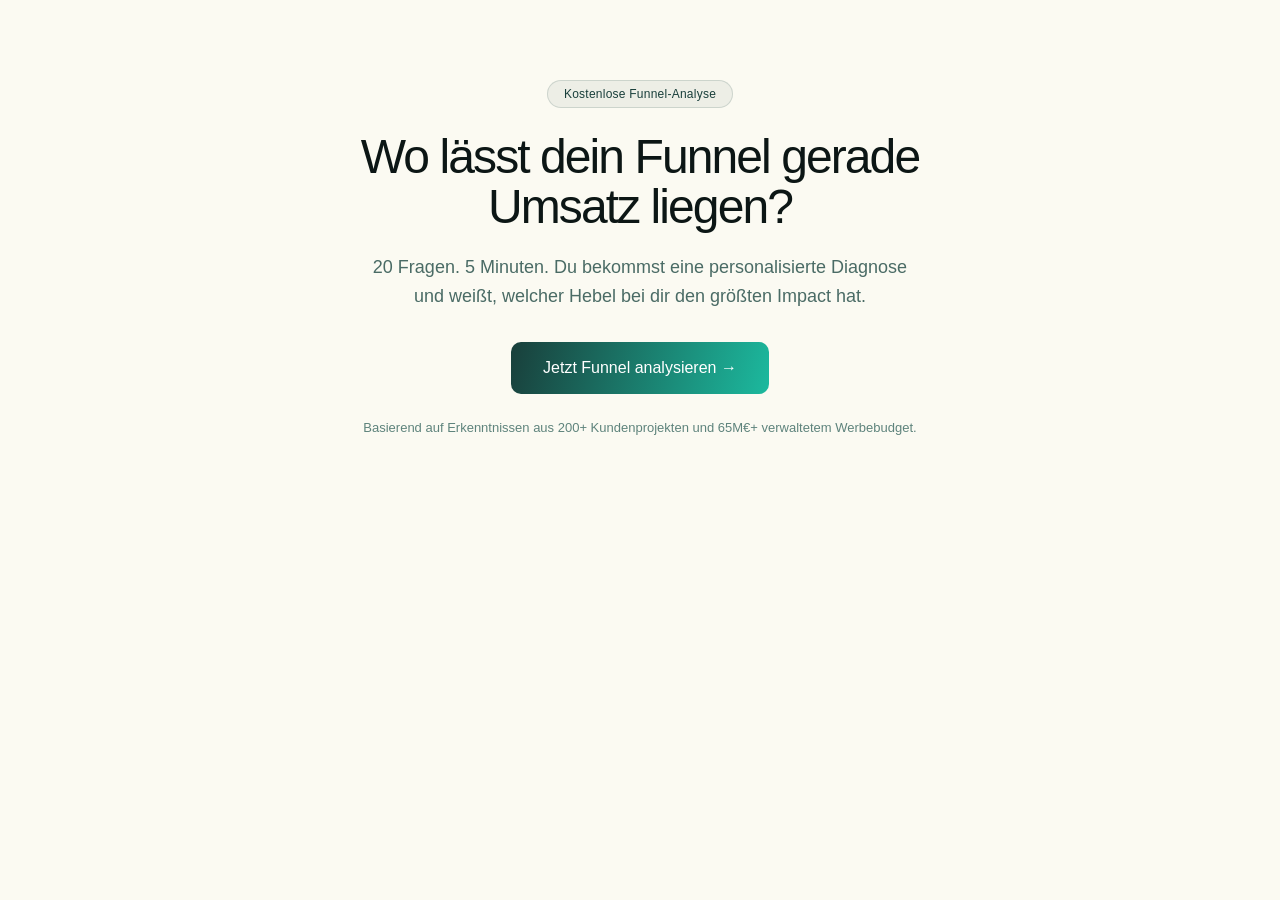
<file: funnel-diagnose-quiz.html>
<!DOCTYPE html>
<html lang="de">
<head>
<meta charset="UTF-8">
<meta name="viewport" content="width=device-width, initial-scale=1.0">
<title>Funnel-Diagnose Quiz</title>
<style>
body { background: #FBFAF2; margin: 0; }

#quiz-root {
  --fq-bg-primary: #FBFAF2;
  --fq-bg-secondary: #FFFFFF;
  --fq-bg-tertiary: #F2EFE8;
  --fq-accent: #193F3B;
  --fq-accent-light: #1CB99E;
  --fq-accent-dark: #0D2320;
  --fq-accent-transparent: rgba(25, 63, 59, 0.05);
  --fq-btn-gradient: linear-gradient(105deg, #193F3B 0%, #1CB99E 100%);
  --fq-text-primary: #0C1615;
  --fq-text-secondary: #4A6B65;
  --fq-text-tertiary: #5E837C;
  --fq-border-subtle: rgba(25, 63, 59, 0.1);
  --fq-border-default: rgba(25, 63, 59, 0.22);
  --fq-space-xs: 8px; --fq-space-sm: 16px; --fq-space-md: 24px; --fq-space-lg: 40px; --fq-space-xl: 64px;
  --fq-radius-sm: 32px; --fq-radius-md: 10px; --fq-radius-lg: 14px;
  --fq-font: 'Googlesansflex', 'Google Sans', 'Inter', Arial, sans-serif;
  --fq-font-serif: 'Recklessstandardxl', 'Instrument Serif', Georgia, serif;
  --fq-max-width: 680px;
  font-family: var(--fq-font);
  background: transparent;
  color: var(--fq-text-primary);
  -webkit-font-smoothing: antialiased;
  -moz-osx-font-smoothing: grayscale;
  text-rendering: optimizeLegibility;
  position: relative;
}
#quiz-root *, #quiz-root *::before, #quiz-root *::after { box-sizing: border-box; margin: 0; padding: 0; }

/* Screens */
#quiz-root .fq-screen { display: none; opacity: 0; transition: opacity 300ms ease-out; }
#quiz-root .fq-screen.fq-active { display: block; opacity: 1; }

/* Landing */
#quiz-root .fq-screen--landing { padding: 80px 20px 64px; }
#quiz-root .fq-landing-inner { max-width: var(--fq-max-width); margin: 0 auto; text-align: center; }
#quiz-root .fq-badge {
  display: inline-block; font-size: 12px; font-weight: 500; letter-spacing: 0.02em;
  color: var(--fq-accent); background: rgba(25, 63, 59, 0.06);
  border: 1px solid rgba(25, 63, 59, 0.15);
  padding: 6px 16px; border-radius: var(--fq-radius-sm); margin-bottom: 24px;
}
#quiz-root .fq-landing-h1 {
  font-size: 48px; font-weight: 500; color: var(--fq-text-primary);
  letter-spacing: -0.04em; line-height: 1.05; margin-bottom: 20px;
}
#quiz-root .fq-landing-sub {
  font-size: 18px; font-weight: 400; color: var(--fq-text-secondary);
  line-height: 1.6; max-width: 560px; margin: 0 auto 32px;
}
#quiz-root .fq-btn-primary {
  display: inline-block; background: var(--fq-btn-gradient); color: #fff;
  font-family: var(--fq-font); font-size: 16px; font-weight: 500;
  padding: 18px 32px; border-radius: var(--fq-radius-md); border: none; cursor: pointer;
  transition: transform 200ms ease, box-shadow 200ms ease, opacity 200ms ease;
  text-decoration: none; line-height: 1;
  animation: fq-glow-pulse 3s ease-in-out infinite;
}
#quiz-root .fq-btn-primary:hover { transform: scale(1.02); opacity: 0.92; animation: none; }
#quiz-root .fq-social-proof { font-size: 13px; color: var(--fq-text-tertiary); margin-top: 24px; line-height: 1.5; }

/* Quiz */
#quiz-root .fq-screen--quiz { padding: 48px 20px 64px; }
#quiz-root .fq-quiz-inner { max-width: var(--fq-max-width); margin: 0 auto; }
#quiz-root .fq-part-label {
  font-size: 11px; font-weight: 600; letter-spacing: 0.06em; text-transform: uppercase;
  color: var(--fq-accent-light); margin-bottom: 10px;
}
#quiz-root .fq-progress-wrap { position: relative; margin-bottom: 48px; }
#quiz-root .fq-progress-track {
  width: 100%; height: 4px; background: var(--fq-border-subtle);
  border-radius: 2px; overflow: hidden;
}
#quiz-root .fq-progress-fill {
  height: 100%; background: linear-gradient(90deg, #193F3B, #1CB99E); border-radius: 2px;
  width: 0%; transition: width 400ms ease-out;
}
#quiz-root .fq-progress-marker {
  position: absolute; top: -6px; left: 40%;
  width: 2px; height: 16px; background: var(--fq-border-default); border-radius: 1px;
}
#quiz-root .fq-question-content { transition: opacity 250ms ease-out, transform 250ms ease-out; }
#quiz-root .fq-question-indicator { font-size: 13px; font-weight: 400; color: var(--fq-text-tertiary); margin-bottom: 12px; }
#quiz-root .fq-question-text { font-size: 28px; font-weight: 500; color: var(--fq-text-primary); letter-spacing: -0.03em; line-height: 1.15; margin-bottom: 8px; }
#quiz-root .fq-question-hint { font-size: 14px; color: var(--fq-text-tertiary); margin-bottom: 24px; min-height: 22px; line-height: 1.4; }
#quiz-root .fq-options { display: flex; flex-direction: column; gap: 10px; }
#quiz-root .fq-option {
  display: flex; align-items: center; background: var(--fq-bg-secondary);
  border: 1px solid var(--fq-border-subtle); border-radius: var(--fq-radius-lg);
  padding: 18px 20px; cursor: pointer;
  transition: border-color 200ms ease, background 150ms ease;
}
#quiz-root .fq-option:hover { border-color: var(--fq-border-default); }
#quiz-root .fq-option.fq-selected { border-color: var(--fq-accent); background: var(--fq-accent-transparent); }
#quiz-root .fq-option-indicator {
  flex-shrink: 0; width: 20px; height: 20px; border: 2px solid var(--fq-border-default);
  border-radius: 50%; margin-right: 14px; position: relative; transition: border-color 150ms ease;
}
#quiz-root .fq-option-indicator::after {
  content: ''; position: absolute; top: 50%; left: 50%;
  transform: translate(-50%, -50%) scale(0);
  width: 10px; height: 10px; border-radius: 50%; background: var(--fq-accent);
  transition: transform 150ms ease;
}
#quiz-root .fq-option.fq-selected .fq-option-indicator { border-color: var(--fq-accent); }
#quiz-root .fq-option.fq-selected .fq-option-indicator::after { transform: translate(-50%, -50%) scale(1); }
#quiz-root .fq-option-checkbox {
  flex-shrink: 0; width: 20px; height: 20px; border: 2px solid var(--fq-border-default);
  border-radius: 4px; margin-right: 14px; position: relative;
  transition: border-color 150ms ease, background 150ms ease;
}
#quiz-root .fq-option-checkbox svg {
  position: absolute; top: 50%; left: 50%;
  transform: translate(-50%, -50%) scale(0); transition: transform 150ms ease;
}
#quiz-root .fq-option.fq-selected .fq-option-checkbox { background: var(--fq-accent); border-color: var(--fq-accent); }
#quiz-root .fq-option.fq-selected .fq-option-checkbox svg { transform: translate(-50%, -50%) scale(1); }
#quiz-root .fq-option-text { font-size: 15px; font-weight: 500; color: var(--fq-text-primary); line-height: 1.4; }

/* ICP option cards */
#quiz-root .fq-option.fq-option-icp { flex-direction: column; align-items: flex-start; padding: 20px 24px; gap: 2px; }
#quiz-root .fq-option-icp-row { display: flex; align-items: center; width: 100%; }
#quiz-root .fq-option-icp-desc { font-size: 13px; color: var(--fq-text-secondary); line-height: 1.4; padding-left: 34px; }

/* Navigation */
#quiz-root .fq-quiz-nav { display: flex; justify-content: space-between; align-items: center; margin-top: 32px; }
#quiz-root .fq-back-link {
  font-size: 14px; font-weight: 400; color: var(--fq-text-tertiary); cursor: pointer;
  background: none; border: none; font-family: var(--fq-font);
  transition: color 200ms ease; padding: 0;
}
#quiz-root .fq-back-link:hover { color: var(--fq-text-secondary); }
#quiz-root .fq-back-link.fq-hidden { visibility: hidden; pointer-events: none; }
#quiz-root .fq-btn-next {
  background: var(--fq-btn-gradient); color: #fff; font-family: var(--fq-font);
  font-size: 15px; font-weight: 500; padding: 14px 28px;
  border-radius: var(--fq-radius-md); border: none; cursor: pointer;
  transition: transform 200ms ease, opacity 200ms ease;
}
#quiz-root .fq-btn-next:hover:not(:disabled) { transform: scale(1.02); opacity: 0.92; }
#quiz-root .fq-btn-next:disabled { opacity: 0.25; cursor: not-allowed; }

/* Info box */
#quiz-root .fq-info-box {
  background: var(--fq-bg-secondary); border: 1px solid var(--fq-border-default);
  border-radius: var(--fq-radius-lg); margin-bottom: 24px;
  box-shadow: 0 1px 4px rgba(25, 63, 59, 0.06);
  overflow: hidden;
}
#quiz-root .fq-info-header {
  display: inline-flex; align-items: center; gap: 10px;
  width: 100%; padding: 14px 18px; cursor: pointer;
  background: none; border: none; font-family: var(--fq-font);
  user-select: none; -webkit-user-select: none;
  transition: background 150ms ease;
}
#quiz-root .fq-info-header:hover { background: rgba(25, 63, 59, 0.03); }
#quiz-root .fq-info-icon {
  flex-shrink: 0; width: 20px; height: 20px; display: flex; align-items: center; justify-content: center;
}
#quiz-root .fq-info-icon svg { display: block; }
#quiz-root .fq-info-label {
  font-size: 13px; font-weight: 600; color: var(--fq-accent); line-height: 1.3;
  flex: 1; text-align: left;
}
#quiz-root .fq-info-chevron {
  flex-shrink: 0; font-size: 11px; color: var(--fq-text-tertiary);
  transition: transform 250ms ease;
  line-height: 1;
}
#quiz-root .fq-info-box.fq-expanded .fq-info-chevron { transform: rotate(180deg); }
#quiz-root .fq-info-text {
  font-size: 13px; color: var(--fq-text-secondary); line-height: 1.7;
  padding: 0 18px 0 48px; max-height: 0; overflow: hidden;
  transition: max-height 350ms ease, padding-bottom 350ms ease;
}
#quiz-root .fq-info-box.fq-expanded .fq-info-text {
  max-height: 600px; padding-bottom: 16px;
}
#quiz-root .fq-info-text ul { margin: 8px 0 4px; padding-left: 18px; list-style: none; }
#quiz-root .fq-info-text ul li { position: relative; padding-left: 16px; margin-bottom: 6px; }
#quiz-root .fq-info-text ul li::before { content: '\2192'; position: absolute; left: 0; color: var(--fq-accent-light); font-weight: 600; }
#quiz-root .fq-info-text strong { font-weight: 600; color: var(--fq-text-primary); }
#quiz-root .fq-info-text .fq-info-benchmark { display: inline-block; background: rgba(28, 185, 158, 0.08); border: 1px solid rgba(28, 185, 158, 0.2); border-radius: 6px; padding: 2px 8px; font-size: 12px; font-weight: 600; color: var(--fq-accent-light); margin: 2px 0; }

/* Blurred result preview behind gate */
#quiz-root .fq-gate-preview {
  position: absolute; top: 0; left: 0; right: 0;
  filter: blur(5px); opacity: 0.6; pointer-events: none; z-index: 0;
  padding: 40px 20px 20px;
}

/* Gate */
#quiz-root .fq-screen--gate { padding: 100px 20px 48px; position: relative; }
#quiz-root .fq-gate-inner {
  max-width: 480px; margin: 0 auto; background: var(--fq-bg-secondary);
  border: 1px solid var(--fq-border-subtle); border-radius: var(--fq-radius-lg); padding: 40px;
  box-shadow: 0 2px 16px rgba(25, 63, 59, 0.08);
  position: relative; z-index: 2;
}
#quiz-root .fq-gate-h2 { font-size: 32px; font-weight: 500; color: var(--fq-text-primary); letter-spacing: -0.04em; line-height: 1.05; margin-bottom: 12px; }
#quiz-root .fq-gate-sub { font-size: 16px; font-weight: 400; color: var(--fq-text-secondary); line-height: 1.6; margin-bottom: 32px; }
#quiz-root .fq-field { margin-bottom: 16px; }
#quiz-root .fq-label { display: block; font-size: 13px; font-weight: 600; color: var(--fq-text-tertiary); margin-bottom: 6px; text-transform: uppercase; letter-spacing: 0.03em; }
#quiz-root .fq-input {
  width: 100%; background: var(--fq-bg-tertiary); border: 1px solid var(--fq-border-subtle);
  border-radius: var(--fq-radius-md); padding: 14px 16px; font-size: 15px;
  font-family: var(--fq-font); color: var(--fq-text-primary); outline: none;
  transition: border-color 200ms ease;
}
#quiz-root .fq-input::placeholder { color: var(--fq-text-tertiary); }
#quiz-root .fq-input:focus { border-color: var(--fq-accent); }
#quiz-root .fq-input.fq-error { border-color: #8B3A3A; }
#quiz-root .fq-field-hint { font-size: 12px; color: var(--fq-text-tertiary); margin-top: 4px; }
#quiz-root .fq-field-error { font-size: 12px; color: #8B3A3A; margin-top: 4px; display: none; }
#quiz-root .fq-field-error.fq-visible { display: block; }
#quiz-root .fq-btn-submit {
  width: 100%; background: var(--fq-btn-gradient); color: #fff; font-family: var(--fq-font);
  font-size: 16px; font-weight: 500; padding: 18px 32px;
  border-radius: var(--fq-radius-md); border: none; cursor: pointer; margin-top: 24px;
  transition: transform 200ms ease, opacity 200ms ease;
  animation: fq-glow-pulse 3s ease-in-out infinite;
}
#quiz-root .fq-btn-submit:hover:not(:disabled) { transform: scale(1.02); opacity: 0.92; animation: none; }
#quiz-root .fq-btn-submit:disabled { opacity: 0.5; cursor: wait; animation: none; }
#quiz-root .fq-fine-print { font-size: 12px; color: var(--fq-text-tertiary); text-align: center; margin-top: 16px; line-height: 1.5; }

/* Result */
#quiz-root .fq-screen--result { padding: 64px 20px 0; }
#quiz-root .fq-result-inner { max-width: 640px; margin: 0 auto; }
#quiz-root .fq-ring-wrap { display: flex; justify-content: center; margin-bottom: 12px; }
#quiz-root .fq-ring-svg { width: 160px; height: 160px; }
#quiz-root .fq-segment-badge { display: flex; justify-content: center; margin-bottom: 40px; }
#quiz-root .fq-dims { max-width: 520px; margin: 0 auto 48px; }
#quiz-root .fq-dim-row { margin-bottom: 16px; }
#quiz-root .fq-dim-row:last-child { margin-bottom: 0; }
#quiz-root .fq-dim-header { display: flex; justify-content: space-between; align-items: center; margin-bottom: 6px; }
#quiz-root .fq-dim-label { font-size: 14px; font-weight: 500; color: var(--fq-text-secondary); display: flex; align-items: center; gap: 8px; }
#quiz-root .fq-dim-label.fq-weakest { color: var(--fq-accent); }
#quiz-root .fq-dim-tag {
  font-size: 10px; font-weight: 500; letter-spacing: 0.05em; text-transform: uppercase;
  color: var(--fq-accent-light); background: rgba(28, 185, 158, 0.1);
  border: 1px solid rgba(28, 185, 158, 0.25);
  padding: 3px 8px; border-radius: 20px;
}
#quiz-root .fq-dim-score { font-size: 14px; color: var(--fq-text-tertiary); }
#quiz-root .fq-dim-bar-track { width: 100%; height: 6px; background: rgba(25, 63, 59, 0.08); border-radius: 3px; overflow: hidden; }
#quiz-root .fq-dim-bar-fill { height: 100%; background: linear-gradient(90deg, #193F3B 0%, #1CB99E 100%); border-radius: 3px; width: 0%; transition: width 800ms ease-out; }
#quiz-root .fq-result-text-block { margin-bottom: 40px; }
#quiz-root .fq-result-diagnosis-card {
  background: var(--fq-bg-secondary); border: 1px solid var(--fq-border-subtle);
  border-radius: var(--fq-radius-lg); padding: 32px; margin-bottom: 32px;
}
#quiz-root .fq-result-icp-stat {
  display: flex; align-items: flex-start; gap: 12px;
  background: rgba(28, 185, 158, 0.06); border: 1px solid rgba(28, 185, 158, 0.15);
  border-radius: 10px; padding: 14px 18px; margin-top: 20px;
}
#quiz-root .fq-result-icp-stat-icon {
  flex-shrink: 0; width: 20px; height: 20px; color: var(--fq-accent-light); margin-top: 1px;
}
#quiz-root .fq-result-icp-stat-text {
  font-size: 14px; color: var(--fq-text-secondary); line-height: 1.5;
}
#quiz-root .fq-result-h2 { font-size: 28px; font-weight: 500; color: var(--fq-text-primary); letter-spacing: -0.04em; line-height: 1.05; margin-bottom: 20px; }
#quiz-root .fq-result-p { font-size: 16px; color: var(--fq-text-secondary); line-height: 1.6; margin-bottom: 16px; }
#quiz-root .fq-lever-block { background: var(--fq-bg-secondary); border: 1px solid var(--fq-border-subtle); border-radius: var(--fq-radius-lg); padding: 24px; margin-top: 24px; }
#quiz-root .fq-lever-title { font-size: 16px; font-weight: 600; color: var(--fq-text-primary); margin-bottom: 12px; }
#quiz-root .fq-lever-item { font-size: 15px; color: var(--fq-text-secondary); line-height: 1.5; margin-bottom: 8px; }
#quiz-root .fq-lever-item:last-child { margin-bottom: 0; }
#quiz-root .fq-lever-arrow { color: var(--fq-accent); font-weight: 600; }
#quiz-root .fq-lever-card { background: var(--fq-bg-secondary); border: 1px solid var(--fq-border-subtle); border-radius: var(--fq-radius-lg); padding: 24px; margin-bottom: 16px; }
#quiz-root .fq-lever-card:last-child { margin-bottom: 0; }
#quiz-root .fq-lever-card-header { display: flex; align-items: center; gap: 10px; margin-bottom: 12px; }
#quiz-root .fq-lever-card-name { font-size: 17px; font-weight: 600; color: var(--fq-text-primary); }
#quiz-root .fq-lever-card-diagnosis { font-size: 15px; color: var(--fq-text-secondary); line-height: 1.6; margin-bottom: 16px; }
#quiz-root .fq-lever-card-actions { display: flex; flex-direction: column; gap: 10px; }
#quiz-root .fq-lever-card-action { font-size: 14px; color: var(--fq-text-secondary); line-height: 1.55; padding-left: 20px; position: relative; }
#quiz-root .fq-lever-card-action::before { content: '\2192'; position: absolute; left: 0; color: var(--fq-accent); font-weight: 600; }
#quiz-root .fq-cta-block { margin-top: 40px; text-align: center; }
#quiz-root .fq-cta-text { font-size: 16px; color: var(--fq-text-secondary); line-height: 1.6; margin-bottom: 16px; }
#quiz-root .fq-btn-cta {
  display: inline-block; background: var(--fq-btn-gradient); color: #fff; font-family: var(--fq-font);
  font-size: 16px; font-weight: 500; padding: 18px 36px;
  border-radius: var(--fq-radius-md); border: none; cursor: pointer;
  transition: transform 200ms ease, opacity 200ms ease; text-decoration: none;
  animation: fq-glow-pulse 3s ease-in-out infinite;
}
#quiz-root .fq-btn-cta:hover { transform: scale(1.02); opacity: 0.92; animation: none; }
#quiz-root .fq-result-social { font-size: 14px; color: var(--fq-text-tertiary); text-align: center; margin-top: 32px; padding-bottom: 64px; }

/* Milestone overlay */
#quiz-root .fq-milestone {
  position: fixed; top: 0; left: 0; right: 0; bottom: 0;
  display: flex; align-items: center; justify-content: center;
  background: rgba(251, 250, 242, 0.92); backdrop-filter: blur(8px); -webkit-backdrop-filter: blur(8px);
  z-index: 1000; opacity: 0; pointer-events: none;
  transition: opacity 400ms ease;
}
#quiz-root .fq-milestone.fq-visible { opacity: 1; pointer-events: auto; }
#quiz-root .fq-milestone-inner {
  text-align: center; transform: scale(0.92); transition: transform 400ms ease;
}
#quiz-root .fq-milestone.fq-visible .fq-milestone-inner { transform: scale(1); }
#quiz-root .fq-milestone-check {
  width: 56px; height: 56px; border-radius: 50%; background: var(--fq-btn-gradient);
  display: flex; align-items: center; justify-content: center; margin: 0 auto 20px;
}
#quiz-root .fq-milestone-h { font-size: 28px; font-weight: 500; color: var(--fq-text-primary); letter-spacing: -0.03em; margin-bottom: 8px; }
#quiz-root .fq-milestone-sub { font-size: 16px; color: var(--fq-text-secondary); line-height: 1.5; }

/* Confetti canvas */
#quiz-root .fq-confetti {
  position: absolute; top: 0; left: 0; width: 100%; height: 100%;
  pointer-events: none; z-index: 10; display: none;
}

@keyframes fq-glow-pulse {
  0%, 100% { box-shadow: 0 2px 8px rgba(25, 63, 59, 0.15); }
  50% { box-shadow: 0 4px 22px rgba(25, 63, 59, 0.35); }
}

/* Pro-Tipp in lever cards */
#quiz-root .fq-lever-protipp {
  margin-top: 14px; padding: 14px 16px; border-radius: 8px;
  background: rgba(28, 185, 158, 0.06); border: 1px solid rgba(28, 185, 158, 0.18);
}
#quiz-root .fq-lever-protipp-label {
  font-size: 11px; font-weight: 700; letter-spacing: 0.06em; text-transform: uppercase;
  color: var(--fq-accent-light); margin-bottom: 6px;
}
#quiz-root .fq-lever-protipp-text { font-size: 14px; color: var(--fq-text-secondary); line-height: 1.55; }
/* Next Level section */
#quiz-root .fq-next-level { margin-top: 48px; margin-bottom: 40px; }
#quiz-root .fq-next-level-title {
  font-size: 20px; font-weight: 600; color: var(--fq-text-primary); letter-spacing: -0.02em; margin-bottom: 20px;
}
#quiz-root .fq-next-level-card {
  background: var(--fq-bg-secondary); border: 1px solid var(--fq-border-subtle);
  border-radius: var(--fq-radius-lg); padding: 20px 24px; margin-bottom: 12px;
}
#quiz-root .fq-next-level-card:last-child { margin-bottom: 0; }
#quiz-root .fq-next-level-card-title { font-size: 16px; font-weight: 600; color: var(--fq-text-primary); margin-bottom: 8px; }
#quiz-root .fq-next-level-card-text { font-size: 14px; color: var(--fq-text-secondary); line-height: 1.6; }

/* Gate progress bar */
#quiz-root .fq-gate-progress {
  margin-bottom: 24px;
}
#quiz-root .fq-gate-progress-bar {
  width: 100%; height: 6px; background: rgba(25, 63, 59, 0.1);
  border-radius: 3px; overflow: hidden;
}
#quiz-root .fq-gate-progress-fill {
  width: 99%; height: 100%;
  background: linear-gradient(90deg, #193F3B, #1CB99E);
  border-radius: 3px;
  transition: width 800ms ease-out;
}
#quiz-root .fq-gate-progress-text {
  font-size: 13px; font-weight: 500; color: var(--fq-accent-light);
  text-align: right; margin-top: 6px;
}

/* Field with icon */
#quiz-root .fq-field-icon-wrap {
  position: relative;
}
#quiz-root .fq-field-icon-wrap .fq-input {
  padding-left: 44px;
}
#quiz-root .fq-field-icon {
  position: absolute; left: 14px; top: 50%; transform: translateY(-50%);
  width: 20px; height: 20px; display: flex; align-items: center; justify-content: center;
  pointer-events: none; color: var(--fq-text-tertiary);
}

/* Shimmer animation for gate CTA */
@keyframes fq-shimmer {
  0% { background-position: -200% center; }
  100% { background-position: 200% center; }
}
#quiz-root .fq-btn-submit {
  background: linear-gradient(105deg, #193F3B 0%, #1CB99E 40%, #5CFBF5 50%, #1CB99E 60%, #193F3B 100%);
  background-size: 200% 100%;
  animation: fq-shimmer 4.5s ease-in-out infinite, fq-glow-pulse 3.5s ease-in-out infinite;
}

/* Result CTA card */
#quiz-root .fq-cta-card {
  background: #193F3B; border-radius: var(--fq-radius-lg);
  padding: 48px 40px; text-align: center; margin-top: 48px;
  position: relative; overflow: hidden;
}
#quiz-root .fq-cta-card::before {
  content: ''; position: absolute; top: -50%; left: -50%; right: -50%; bottom: -50%;
  background: radial-gradient(ellipse at 30% 20%, rgba(28, 185, 158, 0.15) 0%, transparent 50%),
              radial-gradient(ellipse at 70% 80%, rgba(92, 251, 245, 0.08) 0%, transparent 50%);
  pointer-events: none;
}
#quiz-root .fq-cta-card-badge {
  display: inline-flex; align-items: center; gap: 6px;
  font-size: 12px; font-weight: 500; color: #1CB99E; letter-spacing: 0.02em;
  background: rgba(28, 185, 158, 0.12); border: 1px solid rgba(28, 185, 158, 0.25);
  padding: 6px 14px; border-radius: 20px; margin-bottom: 20px;
  position: relative;
}
#quiz-root .fq-cta-card-badge::before {
  content: ''; width: 6px; height: 6px; border-radius: 50%; background: #1CB99E;
  animation: fq-badge-pulse 2s ease-in-out infinite;
}
@keyframes fq-badge-pulse {
  0%, 100% { opacity: 1; transform: scale(1); }
  50% { opacity: 0.5; transform: scale(0.7); }
}
#quiz-root .fq-cta-card-headline {
  font-size: 28px; font-weight: 500; color: #FFFFFF;
  letter-spacing: -0.03em; line-height: 1.1; margin-bottom: 12px;
  position: relative;
}
#quiz-root .fq-cta-card-headline em {
  font-style: italic; font-family: var(--fq-font-serif);
}
#quiz-root .fq-cta-card-sub {
  font-size: 16px; color: rgba(255,255,255,0.7); line-height: 1.6;
  max-width: 480px; margin: 0 auto 28px; position: relative;
}
#quiz-root .fq-cta-card .fq-btn-cta {
  background: #fff; color: #193F3B; font-weight: 600;
  animation: none; box-shadow: 0 2px 12px rgba(0,0,0,0.15);
  position: relative;
}
#quiz-root .fq-cta-card .fq-btn-cta:hover {
  transform: scale(1.03); box-shadow: 0 4px 24px rgba(0,0,0,0.2);
  opacity: 1;
}
#quiz-root .fq-cta-card-date {
  display: flex; align-items: center; justify-content: center; gap: 8px;
  font-size: 14px; color: rgba(255,255,255,0.5); margin-top: 20px;
  position: relative;
}

/* Milestone stats preview */
#quiz-root .fq-milestone-stats {
  display: flex; gap: 12px; justify-content: center; margin-top: 24px;
  flex-wrap: wrap;
}
#quiz-root .fq-milestone-stat {
  background: rgba(25, 63, 59, 0.06); border: 1px solid rgba(25, 63, 59, 0.12);
  border-radius: 10px; padding: 12px 16px; text-align: center;
  min-width: 80px; opacity: 0; transform: translateY(10px);
  transition: opacity 400ms ease, transform 400ms ease;
}
#quiz-root .fq-milestone-stat.fq-visible { opacity: 1; transform: translateY(0); }
#quiz-root .fq-milestone-stat-value {
  font-size: 22px; font-weight: 700; color: var(--fq-accent);
  letter-spacing: -0.02em; line-height: 1;
}
#quiz-root .fq-milestone-stat-label {
  font-size: 11px; font-weight: 500; color: var(--fq-text-tertiary);
  margin-top: 4px; text-transform: uppercase; letter-spacing: 0.04em;
}

/* Milestone check pop animation */
#quiz-root .fq-milestone.fq-visible .fq-milestone-check {
  animation: fq-check-pop 0.5s cubic-bezier(0.34, 1.56, 0.64, 1) forwards;
}
@keyframes fq-check-pop {
  0% { transform: scale(0); opacity: 0; }
  60% { transform: scale(1.15); opacity: 1; }
  100% { transform: scale(1); opacity: 1; }
}

/* Gate peek text */
#quiz-root .fq-gate-peek {
  font-size: 13px; font-weight: 500; color: var(--fq-accent-light);
  text-align: center; margin-bottom: 16px;
  animation: fq-peek-pulse 2s ease-in-out infinite;
}
@keyframes fq-peek-pulse {
  0%, 100% { opacity: 0.7; }
  50% { opacity: 1; }
}

/* Skip link & screen-reader only */
#quiz-root .fq-sr-only {
  position: absolute; width: 1px; height: 1px; padding: 0; margin: -1px;
  overflow: hidden; clip: rect(0,0,0,0); white-space: nowrap; border: 0;
}
#quiz-root .fq-skip-link:focus {
  position: static; width: auto; height: auto; padding: 8px 16px; margin: 0;
  overflow: visible; clip: auto; white-space: normal;
  background: var(--fq-accent); color: #fff; border-radius: 4px;
  display: inline-block; z-index: 9999;
}

/* Mobile */
@media (max-width: 600px) {
  #quiz-root .fq-screen--gate { padding: 60px 16px 32px; }
  #quiz-root .fq-screen--landing { padding: 48px 20px 40px; }
  #quiz-root .fq-landing-h1 { font-size: 32px; }
  #quiz-root .fq-landing-sub { font-size: 16px; }
  #quiz-root .fq-btn-primary { width: 100%; display: block; text-align: center; }
  #quiz-root .fq-progress-wrap { margin-bottom: 28px; }
  #quiz-root .fq-question-text { font-size: 22px; margin-bottom: 4px; }
  #quiz-root .fq-question-hint { margin-bottom: 16px; min-height: 0; }
  #quiz-root .fq-options { gap: 8px; }
  #quiz-root .fq-option { padding: 14px 16px; }
  #quiz-root .fq-quiz-nav { margin-top: 24px; }
  #quiz-root .fq-part-label { margin-bottom: 6px; }
  #quiz-root .fq-screen--quiz { padding: 32px 16px 48px; }
  #quiz-root .fq-gate-inner { padding: 28px 20px; }
  /* Result page mobile breathing room */
  #quiz-root .fq-screen--result { padding: 32px 20px 0; }
  #quiz-root .fq-result-inner { padding: 0; }
  #quiz-root .fq-result-h2 { font-size: 22px; margin-bottom: 16px; }
  #quiz-root .fq-result-p { font-size: 15px; }
  #quiz-root .fq-dims { margin-bottom: 36px; }
  #quiz-root .fq-dim-header { margin-bottom: 5px; }
  #quiz-root .fq-dim-label { font-size: 13px; }
  #quiz-root .fq-dim-score { font-size: 13px; }
  #quiz-root .fq-dim-tag { font-size: 9px; padding: 2px 6px; }
  #quiz-root .fq-segment-badge { margin-bottom: 28px; }
  #quiz-root .fq-result-diagnosis-card { padding: 24px 20px; margin-bottom: 24px; }
  #quiz-root .fq-result-icp-stat { padding: 12px 14px; gap: 10px; }
  #quiz-root .fq-lever-card { padding: 20px 18px; margin-bottom: 12px; }
  #quiz-root .fq-lever-card-name { font-size: 16px; }
  #quiz-root .fq-lever-card-diagnosis { font-size: 14px; margin-bottom: 12px; }
  #quiz-root .fq-lever-card-action { font-size: 13px; }
  #quiz-root .fq-lever-protipp { padding: 12px 14px; margin-top: 12px; }
  #quiz-root .fq-lever-protipp-text { font-size: 13px; }
  #quiz-root .fq-next-level { margin-top: 36px; margin-bottom: 32px; }
  #quiz-root .fq-next-level-title { font-size: 18px; margin-bottom: 16px; }
  #quiz-root .fq-next-level-card { padding: 18px 18px; margin-bottom: 10px; }
  #quiz-root .fq-next-level-card-title { font-size: 15px; }
  #quiz-root .fq-next-level-card-text { font-size: 13px; }
  #quiz-root .fq-cta-card { padding: 32px 20px; margin-top: 36px; }
  #quiz-root .fq-cta-card-headline { font-size: 22px; }
  #quiz-root .fq-cta-card-sub { font-size: 14px; margin-bottom: 24px; }
  #quiz-root .fq-btn-cta { width: 100%; display: block; text-align: center; }
  #quiz-root .fq-gate-progress { margin-bottom: 16px; }
  #quiz-root .fq-cta-card .fq-btn-cta { width: 100%; display: block; }
  /* Info boxes compact */
  #quiz-root .fq-info-box { margin-bottom: 16px; }
  #quiz-root .fq-info-header { padding: 10px 14px; }
  #quiz-root .fq-info-text { padding: 0 14px 0 38px; font-size: 12px; }
  /* ICP option cards */
  #quiz-root .fq-option.fq-option-icp { padding: 14px 16px; }
  #quiz-root .fq-ring-svg { width: 140px; height: 140px; }
}
</style>
</head>
<body>
<div id="quiz-root">
  <a href="#fq-question-content" class="fq-sr-only fq-skip-link">Zum Quiz-Inhalt springen</a>

  <div class="fq-screen fq-screen--landing fq-active">
    <div class="fq-landing-inner">
      <div class="fq-badge">Kostenlose Funnel-Analyse</div>
      <h1 class="fq-landing-h1">Wo l&auml;sst dein Funnel gerade Umsatz liegen?</h1>
      <p class="fq-landing-sub">20 Fragen. 5 Minuten. Du bekommst eine personalisierte Diagnose und wei&szlig;t, welcher Hebel bei dir den gr&ouml;&szlig;ten Impact hat.</p>
      <button class="fq-btn-primary" id="fq-start-btn">Jetzt Funnel analysieren &rarr;</button>
      <p class="fq-social-proof">Basierend auf Erkenntnissen aus 200+ Kundenprojekten und 65M&euro;+ verwaltetem Werbebudget.</p>
    </div>
  </div>

  <div class="fq-screen fq-screen--quiz">
    <div class="fq-quiz-inner">
      <div id="fq-part-label" class="fq-part-label">Teil 1: Allgemeine Funnel-Analyse</div>
      <div class="fq-progress-wrap">
        <div class="fq-progress-track">
          <div class="fq-progress-fill" id="fq-progress-fill"></div>
        </div>
        <div class="fq-progress-marker"></div>
        <div class="fq-progress-marker" style="left: 70%;"></div>
      </div>
      <div id="fq-question-content" class="fq-question-content"></div>
      <div class="fq-quiz-nav">
        <button class="fq-back-link fq-hidden" id="fq-back-btn">&larr; Zur&uuml;ck</button>
        <button class="fq-btn-next" id="fq-next-btn" disabled>Weiter &rarr;</button>
      </div>
    </div>
  </div>

  <div class="fq-screen fq-screen--gate">
    <div class="fq-gate-inner">
      <div class="fq-gate-progress">
        <div class="fq-gate-progress-bar">
          <div class="fq-gate-progress-fill"></div>
        </div>
        <div class="fq-gate-progress-text">99% abgeschlossen</div>
      </div>
      <h2 class="fq-gate-h2">Deine Analyse ist fertig.</h2>
      <p class="fq-gate-sub">Trag deine Daten ein. Du bekommst deinen Funnel Health Score und eine detaillierte Auswertung mit konkreten Empfehlungen.</p>
      <form id="fq-gate-form" novalidate>
        <div class="fq-field">
          <label class="fq-label" for="fq-input-name">Vorname</label>
          <div class="fq-field-icon-wrap">
            <span class="fq-field-icon"><svg width="18" height="18" viewBox="0 0 18 18" fill="none"><circle cx="9" cy="5.5" r="3" stroke="currentColor" stroke-width="1.5"/><path d="M2.5 16c0-3 2.9-5.5 6.5-5.5s6.5 2.5 6.5 5.5" stroke="currentColor" stroke-width="1.5" stroke-linecap="round"/></svg></span>
            <input class="fq-input" id="fq-input-name" type="text" placeholder="Max" autocomplete="given-name">
          </div>
          <div class="fq-field-error" id="fq-error-name">Bitte gib deinen Vornamen ein.</div>
        </div>
        <div class="fq-field">
          <label class="fq-label" for="fq-input-lastname">Nachname</label>
          <div class="fq-field-icon-wrap">
            <span class="fq-field-icon"><svg width="18" height="18" viewBox="0 0 18 18" fill="none"><circle cx="9" cy="5.5" r="3" stroke="currentColor" stroke-width="1.5"/><path d="M2.5 16c0-3 2.9-5.5 6.5-5.5s6.5 2.5 6.5 5.5" stroke="currentColor" stroke-width="1.5" stroke-linecap="round"/></svg></span>
            <input class="fq-input" id="fq-input-lastname" type="text" placeholder="Mustermann" autocomplete="family-name">
          </div>
          <div class="fq-field-error" id="fq-error-lastname">Bitte gib deinen Nachnamen ein.</div>
        </div>
        <div class="fq-field">
          <label class="fq-label" for="fq-input-email">E-Mail</label>
          <div class="fq-field-icon-wrap">
            <span class="fq-field-icon"><svg width="18" height="18" viewBox="0 0 18 18" fill="none"><rect x="2" y="4" width="14" height="10" rx="2" stroke="currentColor" stroke-width="1.5"/><path d="M2 6l7 4.5L16 6" stroke="currentColor" stroke-width="1.5" stroke-linecap="round" stroke-linejoin="round"/></svg></span>
            <input class="fq-input" id="fq-input-email" type="email" placeholder="max@beispiel.de" autocomplete="email">
          </div>
          <div class="fq-field-error" id="fq-error-email">Bitte gib eine g&uuml;ltige E-Mail-Adresse ein.</div>
        </div>
        <div class="fq-field">
          <label class="fq-label" for="fq-input-phone">Telefon <span style="font-weight:400;text-transform:none;">(optional)</span></label>
          <div class="fq-field-icon-wrap">
            <span class="fq-field-icon"><svg width="18" height="18" viewBox="0 0 18 18" fill="none"><path d="M9 1.5A7.5 7.5 0 001.5 9c0 1.4.38 2.7 1.04 3.82L1.5 16.5l3.68-1.04A7.45 7.45 0 009 16.5 7.5 7.5 0 009 1.5z" stroke="currentColor" stroke-width="1.3" fill="none"/><path d="M12.2 10.6l-1.5-.7c-.2-.1-.4 0-.5.1l-.4.5c-.1.1-.3.2-.4.1-.8-.4-1.8-1.2-2.3-1.9-.1-.1-.1-.3 0-.4l.4-.5c.1-.1.1-.3 0-.5l-.7-1.5c-.1-.2-.4-.3-.6-.2-.4.2-.8.6-.8 1 0 .7.3 1.5.8 2.2.7 1 1.8 2 3 2.6.7.3 1.4.5 2 .3.4-.1.8-.5 1-.8.1-.2 0-.5-.2-.6l-.3.1z" fill="currentColor"/></svg></span>
            <input class="fq-input" id="fq-input-phone" type="tel" placeholder="+49 170 ..." autocomplete="tel">
          </div>
          <div class="fq-field-hint">F&uuml;r WhatsApp-Zusammenfassung</div>
        </div>
        <button class="fq-btn-submit" id="fq-submit-btn" type="submit">Meine Analyse anfordern &rarr;</button>
      </form>
      <p class="fq-fine-print">Kein Spam. Keine Weitergabe. Du bekommst deine Analyse + 2-3 weiterf&uuml;hrende Mails mit konkreten Tipps.</p>
    </div>
  </div>

  <div class="fq-screen fq-screen--result">
    <canvas class="fq-confetti" id="fq-confetti" aria-hidden="true"></canvas>
    <div class="fq-result-inner" id="fq-result-inner"></div>
  </div>

  <div class="fq-milestone" id="fq-milestone" role="dialog" aria-label="Teil 1 abgeschlossen">
    <div class="fq-milestone-inner">
      <div class="fq-milestone-check">
        <svg width="28" height="22" viewBox="0 0 28 22" fill="none"><path d="M2 11L10 19L26 3" stroke="#fff" stroke-width="3" stroke-linecap="round" stroke-linejoin="round"/></svg>
      </div>
      <div class="fq-milestone-h">Teil 1 abgeschlossen!</div>
      <div class="fq-milestone-sub">Jetzt wird's spezifisch.<br>Die n&auml;chsten Fragen sind auf dein Profil zugeschnitten.</div>
      <div class="fq-milestone-stats" id="fq-milestone-stats-1"></div>
    </div>
  </div>

  <div class="fq-milestone" id="fq-milestone-2" role="dialog" aria-label="Teil 2 abgeschlossen">
    <div class="fq-milestone-inner">
      <div class="fq-milestone-check">
        <svg width="28" height="22" viewBox="0 0 28 22" fill="none"><path d="M2 11L10 19L26 3" stroke="#fff" stroke-width="3" stroke-linecap="round" stroke-linejoin="round"/></svg>
      </div>
      <div class="fq-milestone-h">Teil 2 abgeschlossen!</div>
      <div class="fq-milestone-sub">Fast geschafft.<br>Noch 6 Fragen f&uuml;r deine vollst&auml;ndige Analyse.</div>
      <div class="fq-milestone-stats" id="fq-milestone-stats-2"></div>
    </div>
  </div>

</div>
<script>
// ============================================
// KONFIGURATION
// ============================================
var CONFIG = {
  webhookUrl: "https://DEIN-WEBHOOK-ENDPOINT.com",
  bookingUrl: "https://DEIN-CALENDLY-LINK.com"
};
// ============================================

var DIMENSIONS = {
  TR: { key: "TR", label: "Traffic & Ads" },
  LP: { key: "LP", label: "Landing Page & Conversion" },
  CO: { key: "CO", label: "Content & \u00dcberzeugung" },
  FU: { key: "FU", label: "Follow-up & Nurturing" },
  SA: { key: "SA", label: "Sales & Abschluss" }
};

var LEVER_DETAILS = {
  TR: {
    diagnosis: "Du verl\u00e4sst dich zu stark auf einen einzigen Kanal oder auf organische Reichweite. Das macht deinen Leadflow unvorhersehbar und schwer skalierbar.",
    actions: [
      "Starte mit einem einzigen Paid-Kanal (Meta oder Google) und teste 3\u20135 verschiedene Anzeigen mit je 10\u201320\u20ac Tagesbudget.",
      "Baue eine Retargeting-Audience auf: Jeder Website-Besucher der letzten 30 Tage sollte deine Ads sehen.",
      "Definiere deinen Ziel-CPL (Cost per Lead) und tracke ihn w\u00f6chentlich."
    ]
  },
  LP: {
    diagnosis: "Deine Landing Page arbeitet nicht hart genug f\u00fcr dich. Besucher kommen, schauen sich um und gehen wieder, ohne eine Aktion auszuf\u00fchren.",
    actions: [
      "Fokussiere deine Landing Page auf EINE einzige Handlung. Entferne Navigation, Sidebar und alles, was ablenkt.",
      "Teste eine neue Headline: Sie muss das konkrete Ergebnis kommunizieren, das dein Besucher bekommt.",
      "F\u00fcge mindestens 3 Testimonials hinzu. Video-Testimonials konvertieren bis zu 80% besser als Text."
    ]
  },
  CO: {
    diagnosis: "Deine Leads bekommen nicht genug \u00dcberzeugungsarbeit, bevor sie eine Entscheidung treffen. Es fehlt an Vertrauensaufbau zwischen Erstkontakt und Gespr\u00e4ch.",
    actions: [
      "Erstelle ein Conversion-Event (Webinar, Workshop oder Video), das deine Expertise demonstriert und einen klaren Pitch enth\u00e4lt.",
      "Entwickle 3\u20135 Content-S\u00e4ulen, die direkt auf dein Angebot einzahlen, und poste mindestens 3x pro Woche.",
      "Sammle systematisch Kundenergebnisse: Frage nach jedem Abschluss nach einem kurzen Video-Testimonial."
    ]
  },
  FU: {
    diagnosis: "Du verlierst den Gro\u00dfteil deiner Leads nach dem Erstkontakt. Ohne systematisches Follow-up bleiben 80\u201390% deiner Leads ungenutzt.",
    actions: [
      "Baue eine 5\u20137-teilige E-Mail-Sequenz auf, die \u00fcber 10\u201314 Tage Vertrauen aufbaut und zum n\u00e4chsten Schritt f\u00fchrt.",
      "Setze Reminder f\u00fcr No-Shows: Ein automatischer WhatsApp-Reminder 1h vor dem Termin kann die Show-up-Rate um 30% steigern.",
      "Implementiere Lead-Scoring: Nicht jeder Lead ist gleich. Priorisiere die, die am meisten Engagement zeigen."
    ]
  },
  SA: {
    diagnosis: "Dein Verkaufsprozess ist nicht systematisiert. Ohne klare Struktur und Einwandbehandlung l\u00e4sst du abschlussbereite Leads auf dem Tisch liegen.",
    actions: [
      "Erstelle ein Sales-Skript mit klarer Struktur: Diagnose (70% des Gespr\u00e4chs), Pitch (20%) und Abschluss (10%).",
      "Dokumentiere die 5 h\u00e4ufigsten Einw\u00e4nde und formuliere f\u00fcr jeden eine souver\u00e4ne Antwort.",
      "F\u00fchre ein CRM ein und tracke deine Conversion Rate vom Gespr\u00e4ch zum Abschluss. Ziel: mindestens 20\u201330%."
    ]
  }
};

var ICP_LEVER_TIPS = {
  coach: {
    TR: "Paid Challenge Funnel: Statt kostenloser Webinare eine bezahlte Challenge (47\u2013197\u20ac) anbieten. Das filtert Freebie-Seeker raus und du gewinnst Leads, die bereit sind zu investieren.",
    LP: "Quiz-Funnels steigern die Conversion um bis zu 30%, weil die Ergebnisse personalisiert sind. Dein Lead Magnet sollte sich wie eine individuelle Beratung anf\u00fchlen, nicht wie ein generisches PDF.",
    CO: "Ersetze das einzelne 60-Minuten-Webinar durch eine 5-teilige Serie \u00fcber 3\u20135 Tage. Die Completion Rate steigt deutlich und du baust mehr Vertrauen auf als in einer einzigen Session.",
    FU: "Speed-to-Lead ist entscheidend: Die Wahrscheinlichkeit einer Qualifizierung sinkt um das 21-fache, wenn deine Reaktionszeit von 5 auf 30 Minuten steigt. Automatisiere die erste Antwort.",
    SA: "Bewerbungsprozess statt offene Buchung: Lass Leads sich bei dir bewerben statt umgekehrt. Das steigert den wahrgenommenen Wert deines Angebots und filtert unpassende Leads automatisch."
  },
  marketer: {
    TR: "Evergreen-Webinar-Funnels: Automatisierte Webinare mit mehreren t\u00e4glichen Showings erreichen 60\u201370% Teilnahmerate statt 35\u201345% bei Live-Formaten. Skaliert ohne zus\u00e4tzlichen Aufwand.",
    LP: "De-Anonymisierung einsetzen: Tools wie Leadinfo zeigen dir, welche Firmen deine Seite besuchen, auch ohne Formulareingabe. So identifizierst du warme Leads, die du sonst nie gesehen h\u00e4ttest.",
    CO: "Generative Engine Optimization (GEO): Strukturiere deinen Content mit eindeutigen Definitionen und belegbaren Aussagen, damit KI-Modelle (ChatGPT, Google AI) dich als Quelle zitieren.",
    FU: "2-dimensionales Lead Scoring: Bewerte Leads nach Firmografie (Jobtitel, Firmengr\u00f6\u00dfe) UND Verhalten (Pricing-Seite besucht, Webinar angesehen). So priorisierst du die wirklich kaufbereiten Kontakte.",
    SA: "B2B Visitor Identification: Nutze De-Anonymisierungs-Tools, um zu sehen, welche Firmen deine Pricing-Seite besuchen. Triggere sofortige Alerts an dein Sales-Team, wenn ICP-Firmen aktiv sind."
  },
  mittelstand: {
    TR: "LinkedIn Thought Leadership als messeunabh\u00e4ngigen Lead-Kanal aufbauen. Entscheidungstr\u00e4ger im B2B sind auf LinkedIn aktiv. Regelm\u00e4\u00dfige Fachbeitr\u00e4ge positionieren euch als Branchenexperten.",
    LP: "Lead Velocity Rate (LVR) als Fr\u00fchindikator tracken: Statt nur abgeschlossene Deals zu z\u00e4hlen, messt die Wachstumsrate eurer qualifizierten Leads. Das gibt euch 3\u20136 Monate Vorwarnung f\u00fcr Pipeline-Probleme.",
    CO: "Rollenspezifischen Content f\u00fcr das Buying Center erstellen: IT-Leiter brauchen technische Specs, Gesch\u00e4ftsf\u00fchrer wollen ROI-Zahlen, Eink\u00e4ufer wollen Vergleiche. Ein Whitepaper f\u00fcr alle funktioniert nicht.",
    FU: "Lost-Deal Win-Back Automation: Schickt automatisch 60 Tage nach einem verlorenen Deal eine E-Mail: \u201eWas hat sich bei Ihnen ver\u00e4ndert?\u201c Bis zu 15% der verlorenen Deals lassen sich so reaktivieren.",
    SA: "Marketing-Sales SLA definieren: Legt exakt fest, wann ein Marketing-Lead (MQL) zum Sales-Lead (SQL) wird. Ohne klare Kriterien sterben Leads im Niemandsland zwischen den Abteilungen."
  }
};

var ICP_NEXT_LEVEL = {
  coach: [
    { title: "Paid Challenge statt Freebie", text: "Biete eine 5- bis 7-t\u00e4gige Challenge f\u00fcr 47\u2013197\u20ac an. Du filterst Freebie-Seeker raus, lieferst Quick Wins auf WhatsApp oder Discord, und die Challenge selbst wird zum Conversion-Event f\u00fcr dein High-Ticket-Angebot." },
    { title: "Sell before you build", text: "Bevor du einen automatisierten Funnel baust: Verkaufe dein Angebot erst manuell an 5\u201310 Kunden. So validierst du Messaging, Pricing und Zielgruppe, bevor du in Technik investierst." },
    { title: "Personalisierte Follow-ups", text: "Personalisierte E-Mail-Sequenzen basierend auf Quiz- oder Webinar-Antworten steigern die Conversion um bis zu 30%. Segmentiere nach Problem, nicht nach Demografie." }
  ],
  marketer: [
    { title: "Evergreen-Webinar-Funnel", text: "Automatisierte Webinare mit mehreren t\u00e4glichen Showings erreichen 60\u201370% Teilnahmerate statt 35\u201345% bei Live-Events. Nutze verhaltensbasierte E-Mails: unterschiedliche Sequenzen f\u00fcr Abbrecher vs. Pitch-Zuschauer." },
    { title: "First-Party Data Strategie", text: "Mit dem Ende der Third-Party-Cookies wird eigene Datenerhebung (Website, CRM, interaktive Funnels) zum wichtigsten Wettbewerbsvorteil. Investiere jetzt in Server-Side Tracking und Zero-Party Data Collection." },
    { title: "Full-Stack Konsolidierung", text: "Isolierte Kan\u00e4le verursachen doppelte Kosten. SEO, Paid, CRO und E-Mail unter einem Measurement-Framework zusammenf\u00fchren senkt den CPA drastisch und gibt dir ein echtes Gesamtbild." }
  ],
  mittelstand: [
    { title: "Buying-Center-Strategie", text: "Kaufentscheidungen im Mittelstand involvieren 3 bis 5 Stakeholder \u00fcber 3 bis 6 Monate. Erstellt rollenspezifische Inhalte: technische Specs f\u00fcr die IT, ROI-Berechnungen f\u00fcr die Gesch\u00e4ftsf\u00fchrung, Vergleiche f\u00fcr den Einkauf." },
    { title: "Marketing-Sales SLA", text: "Definiert einen klaren Service Level Agreement zwischen Marketing und Vertrieb: Wann wird ein Lead zum MQL? Wann zum SQL? Wie schnell muss Sales reagieren? Ohne diese Regeln sterben Leads im Niemandsland." },
    { title: "Lost-Deal Reaktivierung", text: "Automatisiert eine E-Mail 60 Tage nach jedem verlorenen Deal: \u201eWas hat sich bei Ihnen ver\u00e4ndert?\u201c Bis zu 15% der verlorenen Deals k\u00f6nnen so reaktiviert werden, weil sich Budgets, Priorit\u00e4ten oder Ansprechpartner ge\u00e4ndert haben." }
  ]
};

// ============================================
// FRAGE 1: ICP AUSWAHL
// ============================================
var ICP_QUESTION = {
  id: "icp", type: "icp-select",
  question: "Was beschreibt dich am besten?",
  hint: "Wir passen die n\u00e4chsten Fragen an dein Profil an.",
  options: [
    { text: "Coach, Consultant oder Trainer", desc: "Du verkaufst Wissen, Beratung oder Begleitung.", value: "coach" },
    { text: "Marketer oder Agentur", desc: "Du schaltest Ads, optimierst Funnels oder betreust Kunden.", value: "marketer" },
    { text: "Unternehmen (Mittelstand / B2B)", desc: "Ihr seid ein etabliertes Unternehmen und wollt euren Vertrieb digitaler aufstellen.", value: "mittelstand" }
  ]
};

// ============================================
// TEIL 1: ALLGEMEINE FRAGEN (7)
// ============================================
var GENERAL_QUESTIONS = [
  {
    id: "g1", type: "single",
    question: "Wie gewinnst du aktuell neue Leads?",
    options: [
      { text: "Haupts\u00e4chlich organisch (Empfehlungen, Social Media, Netzwerk)", scores: { TR: 1 } },
      { text: "Ich schalte Ads, aber ohne klare Strategie oder regelm\u00e4\u00dfiges Testing", scores: { TR: 2 } },
      { text: "Ich habe laufende Kampagnen mit regelm\u00e4\u00dfigem Testing und Reporting", scores: { TR: 4 } },
      { text: "Ich habe ein System mit verschiedenen Kampagnentypen, Retargeting und klaren KPIs", scores: { TR: 6 } }
    ]
  },
  {
    id: "g2", type: "single",
    question: "Wie sieht deine Landing Page aktuell aus?",
    info: { label: "Was ist eine Landing Page?", icon: '<svg width="20" height="20" viewBox="0 0 20 20" fill="none" xmlns="http://www.w3.org/2000/svg"><rect x="2" y="3" width="16" height="13" rx="2" stroke="#193F3B" stroke-width="1.5"/><line x1="2" y1="7" x2="18" y2="7" stroke="#193F3B" stroke-width="1.5"/><circle cx="4.5" cy="5" r="0.75" fill="#193F3B"/><circle cx="7" cy="5" r="0.75" fill="#193F3B"/><circle cx="9.5" cy="5" r="0.75" fill="#193F3B"/></svg>', text: "<strong>Eine eigenst\u00e4ndige Seite mit genau einem Ziel:</strong> Opt-in, Buchung oder Kauf.<br><br><strong>Warum das wichtig ist:</strong> Dedizierte Landing Pages konvertieren 3- bis 5-mal besser als eine Homepage.<ul><li>Klare Headline mit konkretem Nutzenversprechen</li><li>Social Proof (Testimonials, Logos, Zahlen)</li><li>Ein einziges Conversion-Ziel, keine Ablenkung</li><li>Starkes visuelles Element above the fold</li><li>Mobile-optimiert mit Ladezeit unter 3 Sekunden</li></ul><span class='fq-info-benchmark'>Benchmark: Gute Landing Pages konvertieren 20\u201340% des Traffics</span>" },
    options: [
      { text: "Ich habe keine dedizierte Landing Page, ich leite auf meine Website", scores: { LP: 1 } },
      { text: "Ich habe eine Landing Page, aber sie wurde seit Monaten nicht optimiert", scores: { LP: 2 } },
      { text: "Ich habe eine Landing Page mit klarem Aufbau, die regelm\u00e4\u00dfig \u00fcberarbeitet wird", scores: { LP: 4 } },
      { text: "Ich teste verschiedene Varianten und kenne meine Conversion Rate genau", scores: { LP: 6 } }
    ]
  },
  {
    id: "g3", type: "multi",
    question: "Welche dieser Elemente hat deine Landing Page?",
    hint: "W\u00e4hle alle aus, die zutreffen.",
    options: [
      { text: "Klare Headline, die den Nutzen kommuniziert", scores: { LP: 1 } },
      { text: "Social Proof (Testimonials, Logos, Zahlen)", scores: { LP: 1 } },
      { text: "Nur EIN klarer Call-to-Action", scores: { LP: 1 } },
      { text: "Mobile-optimiert", scores: { LP: 1 } },
      { text: "Video oder visueller Hook", scores: { LP: 1 } },
      { text: "Konkrete Ergebnis-Versprechen statt vage Aussagen", scores: { LP: 1 } }
    ]
  },
  {
    id: "g4", type: "single",
    question: "Wie \u00fcberzeugst du Leads, bevor sie ein Gespr\u00e4ch buchen?",
    info: { label: "Webinar und VSL erkl\u00e4rt", icon: '<svg width="20" height="20" viewBox="0 0 20 20" fill="none" xmlns="http://www.w3.org/2000/svg"><rect x="2" y="3" width="16" height="12" rx="2" stroke="#193F3B" stroke-width="1.5"/><path d="M8.5 7L13 9.5L8.5 12V7Z" fill="#193F3B"/><line x1="7" y1="17" x2="13" y2="17" stroke="#193F3B" stroke-width="1.5" stroke-linecap="round"/></svg>', text: "<strong>Webinar:</strong> Live- oder aufgezeichnetes Online-Seminar, in dem du Expertise zeigst und dann ein Angebot machst.<br><strong>VSL (Video Sales Letter):</strong> K\u00fcrzeres, strukturiertes Verkaufsvideo, das den Zuschauer Schritt f\u00fcr Schritt durch Problem, L\u00f6sung und Angebot f\u00fchrt.<br><br><strong>Wann was einsetzen:</strong><ul><li>Webinare: Ideal f\u00fcr Angebote ab 1.000\u20ac (Vertrauensaufbau)</li><li>VSLs: Besser f\u00fcr Angebote unter 1.000\u20ac oder als Vorqualifizierung</li></ul><strong>Benchmarks:</strong><ul><li>Webinar Show-up-Rate: <span class='fq-info-benchmark'>40\u201356%</span></li><li>Webinar Buchungsrate: <span class='fq-info-benchmark'>10\u201320%</span></li><li>VSL Watch-Through: <span class='fq-info-benchmark'>30\u201350%</span></li><li>VSL Buchungsrate: <span class='fq-info-benchmark'>5\u201315%</span></li></ul>" },
    options: [
      { text: "Gar nicht, sie buchen direkt \u00fcber die Landing Page", scores: { CO: 2 } },
      { text: "Ich habe ein Webinar oder eine Aufzeichnung, aber die Buchungsrate ist niedrig", scores: { CO: 3 } },
      { text: "Ich habe ein Webinar oder VSL mit klarem Pitch und solider Buchungsrate", scores: { CO: 5 } },
      { text: "Ich nutze ein mehrstufiges System (Webinar + Replay + Follow-up)", scores: { CO: 6 } }
    ]
  },
  {
    id: "g5", type: "single",
    question: "Was passiert, nachdem sich jemand bei dir eingetragen hat?",
    options: [
      { text: "Eine Best\u00e4tigungsmail. Das war\u2019s.", scores: { FU: 1 } },
      { text: "Eine kurze E-Mail-Sequenz (2 bis 3 Mails)", scores: { FU: 3 } },
      { text: "Eine durchdachte Sequenz mit Reminder, Social Proof und klarem CTA", scores: { FU: 5 } },
      { text: "Automatisierte Sequenz \u00fcber E-Mail UND WhatsApp mit segmentiertem Follow-up", scores: { FU: 6 } }
    ]
  },
  {
    id: "g6", type: "single",
    question: "Kennst du deine wichtigsten Funnel-Zahlen?",
    info: { label: "Die wichtigsten Funnel-KPIs", icon: '<svg width="20" height="20" viewBox="0 0 20 20" fill="none" xmlns="http://www.w3.org/2000/svg"><rect x="3" y="12" width="3" height="5" rx="0.5" stroke="#193F3B" stroke-width="1.5"/><rect x="8.5" y="8" width="3" height="9" rx="0.5" stroke="#193F3B" stroke-width="1.5"/><rect x="14" y="4" width="3" height="13" rx="0.5" stroke="#193F3B" stroke-width="1.5"/></svg>', text: "<strong>CPL (Cost per Lead):</strong> Was du pro neuem Kontakt bezahlst.<br><span class='fq-info-benchmark'>Benchmark: 5\u201350\u20ac je nach Branche, Coaching 15\u201330\u20ac</span><br><br><strong>Conversion Rate:</strong> Anteil der Besucher, die sich eintragen.<br><span class='fq-info-benchmark'>Benchmark: Gute Landing Pages 20\u201340%, unter 15% = dringend optimieren</span><br><br><strong>Show-up-Rate:</strong> Anteil der Leads, die zum Gespr\u00e4ch erscheinen.<br><span class='fq-info-benchmark'>Benchmark: Zielwert 60\u201380%, unter 50% = Follow-up verbessern</span><br><br><strong>ROAS (Return on Ad Spend):</strong> Umsatz pro investiertem Werbe-Euro.<br><span class='fq-info-benchmark'>Benchmark: 3\u20135x ist gesund, unter 2x = schwer profitabel skalierbar</span>" },
    options: [
      { text: "Ehrlich gesagt: nein.", scores: {} },
      { text: "Ich kenne meine ungef\u00e4hren Kosten pro Lead", scores: { TR: 1 } },
      { text: "Ich kenne CPL, Conversion Rate und Show-up-Rate", scores: { TR: 1, LP: 1 } },
      { text: "Ich tracke den gesamten Funnel und kenne meinen ROAS", scores: { TR: 2, LP: 1 } }
    ]
  },
  {
    id: "g7", type: "single",
    question: "Wie l\u00e4uft dein Verkaufsgespr\u00e4ch ab?",
    options: [
      { text: "Ich mache das spontan, jedes Gespr\u00e4ch ist anders", scores: { SA: 1 } },
      { text: "Ich habe einen groben Leitfaden, aber keinen festen Prozess", scores: { SA: 3 } },
      { text: "Ich habe ein Skript und eine klare Struktur f\u00fcr jeden Call", scores: { SA: 5 } },
      { text: "Systematischer Sales-Prozess mit Einwandbehandlung, Follow-up und CRM", scores: { SA: 6 } }
    ]
  }
];

// ============================================
// TEIL 2: COACH-SPEZIFISCHE FRAGEN (12)
// ============================================
var COACH_QUESTIONS = [
  {
    id: "c1", type: "single",
    question: "Wie klar ist deine Positionierung?",
    hint: "K\u00f6nntest du einem Fremden in einem Satz sagen, wem du wobei hilfst?",
    options: [
      { text: "Ich helfe \u201eigendwie allen\u201c, je nachdem, wer anfragt, passe ich mein Angebot an", scores: { CO: 1 } },
      { text: "Ich habe eine grobe Zielgruppe, aber mein Messaging wechselt st\u00e4ndig", scores: { CO: 2 } },
      { text: "Ich habe eine klare Nische und ein konkretes Versprechen, das ich konsistent kommuniziere", scores: { CO: 4 } },
      { text: "Meine Positionierung ist so spitz, dass Leads sich sofort angesprochen f\u00fchlen", scores: { CO: 6 } }
    ]
  },
  {
    id: "c2", type: "single",
    question: "Wie sieht deine Angebotsstruktur aus?",
    info: { label: "Was ist eine Value Ladder?", icon: '<svg width="20" height="20" viewBox="0 0 20 20" fill="none" xmlns="http://www.w3.org/2000/svg"><path d="M4 16H9V13H12V10H16V7" stroke="#193F3B" stroke-width="1.5" stroke-linecap="round" stroke-linejoin="round"/><line x1="4" y1="16" x2="4" y2="13" stroke="#193F3B" stroke-width="1.5" stroke-linecap="round"/><line x1="9" y1="13" x2="9" y2="10" stroke="#193F3B" stroke-width="1.5" stroke-linecap="round"/><line x1="12" y1="10" x2="12" y2="7" stroke="#193F3B" stroke-width="1.5" stroke-linecap="round"/><line x1="16" y1="7" x2="16" y2="4" stroke="#193F3B" stroke-width="1.5" stroke-linecap="round"/></svg>', text: "<strong>Eine Angebotsleiter, die Vertrauen aufbaut und den Kundenwert steigert.</strong><br><br>Ohne Value Ladder versuchst du, kalten Leads direkt dein teuerstes Angebot zu verkaufen.<br><br><strong>Beispiel f\u00fcr ein Coaching-Business:</strong><ul><li><strong>Stufe 1 (kostenlos):</strong> E-Book oder Checkliste als Lead Magnet</li><li><strong>Stufe 2 (47\u201397\u20ac):</strong> Mini-Workshop oder Selbstlernkurs</li><li><strong>Stufe 3 (497\u20131.497\u20ac):</strong> Gruppenprogramm \u00fcber 8\u201312 Wochen</li><li><strong>Stufe 4 (3.000\u201310.000\u20ac):</strong> 1:1 Coaching oder Done-with-you Begleitung</li></ul>Jede Stufe liefert ein konkretes Ergebnis und macht Lust auf die n\u00e4chste.<br><span class='fq-info-benchmark'>Coaches mit Value Ladder verdienen im Schnitt 2\u20133x mehr als Coaches mit nur einem Angebot</span>" },
    options: [
      { text: "Ich habe nur ein einziges Angebot (meistens 1:1 Coaching), keine Stufen", scores: { SA: 1 } },
      { text: "Ich habe zwei Angebote (z.\u00a0B. 1:1 und einen Kurs), aber sie sind nicht strategisch verkn\u00fcpft", scores: { SA: 3 } },
      { text: "Ich habe eine klare Angebotsleiter mit einem Einstiegsangebot, das zum Hauptangebot f\u00fchrt", scores: { SA: 5 } },
      { text: "Durchdachte Value Ladder mit Low-Ticket, Mid-Ticket und High-Ticket, jede Stufe verkauft die n\u00e4chste", scores: { SA: 6 } }
    ]
  },
  {
    id: "c3", type: "single",
    question: "Wie f\u00fchrst du kalte Leads an ein Erstgespr\u00e4ch heran?",
    info: { label: "Conversion Event erkl\u00e4rt", icon: '<svg width="20" height="20" viewBox="0 0 20 20" fill="none" xmlns="http://www.w3.org/2000/svg"><circle cx="10" cy="10" r="7.5" stroke="#193F3B" stroke-width="1.5"/><circle cx="10" cy="10" r="4.5" stroke="#193F3B" stroke-width="1.5"/><circle cx="10" cy="10" r="1.5" fill="#193F3B"/></svg>', text: "<strong>Der Moment, in dem ein kalter Lead erstmals echtes Kaufinteresse zeigt.</strong><br><br>Ohne Conversion Event springst du direkt von der Anzeige zum Erstgespr\u00e4ch. Ergebnis: nur 1\u20133% Buchungsrate.<br><br><strong>Der bessere Ablauf:</strong><ul><li>Ad \u2192 Opt-in-Seite <span class='fq-info-benchmark'>Conversion Rate: 20\u201340%</span></li><li>Lead nimmt an Event teil (Webinar, Workshop, Challenge) <span class='fq-info-benchmark'>Teilnahmerate: 40\u201356%</span></li><li>Im Event: Vertrauen aufbauen, dann Angebot <span class='fq-info-benchmark'>Buchungsrate: 10\u201320%</span></li></ul><strong>Ergebnis:</strong> 3- bis 5-fache Gesamtkonversion und deutlich bessere Gespr\u00e4chsqualit\u00e4t." },
    options: [
      { text: "Ich habe keinen Lead Magneten, Leute sollen direkt ein Gespr\u00e4ch buchen", scores: { LP: 1 } },
      { text: "Ich biete ein PDF oder eine Checkliste an, aber wenige laden es runter", scores: { LP: 2 } },
      { text: "Ich habe ein Webinar, einen Mini-Kurs oder eine Challenge, die Leads aufw\u00e4rmt", scores: { LP: 4 } },
      { text: "Ich habe ein bew\u00e4hrtes Conversion Event mit guter Opt-in-Rate und klarem Pitch zum Erstgespr\u00e4ch", scores: { LP: 6 } }
    ]
  },
  {
    id: "c4", type: "single",
    question: "Wie nutzt du Kundenergebnisse und Testimonials?",
    options: [
      { text: "Ich habe kaum Testimonials und frage auch selten danach", scores: { CO: 1 } },
      { text: "Ich habe ein paar Screenshots oder Texte, die irgendwo auf meiner Seite stehen", scores: { CO: 2 } },
      { text: "Ich sammle systematisch Video-Testimonials und setze sie gezielt auf der Landing Page und in Ads ein", scores: { CO: 4 } },
      { text: "Dokumentierte Case Studies mit konkreten Vorher/Nachher-Ergebnissen in jedem Funnel-Schritt", scores: { CO: 6 } }
    ]
  },
  {
    id: "c5", type: "single",
    question: "Wie konsistent ist dein Content-Marketing?",
    options: [
      { text: "Ich poste, wenn mir etwas einf\u00e4llt, mal mehr, mal wochenlang gar nicht", scores: { TR: 1 } },
      { text: "Ich poste regelm\u00e4\u00dfig, aber ohne klaren Plan oder roten Faden", scores: { TR: 2 } },
      { text: "Ich habe einen Content-Plan mit klaren Themen-S\u00e4ulen, der auf mein Angebot einzahlt", scores: { TR: 4 } },
      { text: "Mein Content ist Teil eines Systems: Er baut Autorit\u00e4t auf und leitet direkt in meinen Funnel", scores: { TR: 6 } }
    ]
  },
  {
    id: "c6", type: "single",
    question: "Wie qualifizierst du Leads, bevor sie ins Gespr\u00e4ch kommen?",
    options: [
      { text: "Gar nicht, jeder der bucht bekommt einen Termin", scores: { SA: 1, FU: 1 } },
      { text: "Ich schaue mir das Profil vorher kurz an, aber es gibt keine festen Kriterien", scores: { SA: 2, FU: 2 } },
      { text: "Ich habe einen Fragebogen oder ein Bewerbungsformular, das Leads vor dem Call ausf\u00fcllen", scores: { SA: 4, FU: 4 } },
      { text: "Automatisierte Vorqualifizierung mit Scoring, nur passende Leads bekommen einen Terminslot", scores: { SA: 6, FU: 5 } }
    ]
  },
  {
    id: "c7", type: "single",
    question: "Was passiert mit Leads, die NICHT sofort buchen?",
    info: { label: "Speed-to-Lead: Warum Minuten z\u00e4hlen", icon: '<svg width="20" height="20" viewBox="0 0 20 20" fill="none" xmlns="http://www.w3.org/2000/svg"><circle cx="10" cy="10" r="7.5" stroke="#193F3B" stroke-width="1.5"/><path d="M10 5.5V10L13 12.5" stroke="#193F3B" stroke-width="1.5" stroke-linecap="round" stroke-linejoin="round"/></svg>', text: "<strong>Je schneller du reagierst, desto h\u00f6her die Conversion.</strong><br><br><strong>Die Zahlen sind eindeutig:</strong><ul><li>Reaktion innerhalb von <strong>5 Minuten:</strong> <span class='fq-info-benchmark'>21x h\u00f6here Qualifizierungsrate</span></li><li>Nach 30 Minuten sinkt die Wahrscheinlichkeit drastisch</li><li>Nach 24 Stunden ist der Lead praktisch kalt</li></ul><strong>Was du tun kannst:</strong><ul><li>Automatische Best\u00e4tigung sofort nach Eintragung</li><li>WhatsApp-Nachricht innerhalb von 5 Minuten</li><li>Pers\u00f6nliche Sprachnachricht innerhalb von 1 Stunde</li></ul>" },
    options: [
      { text: "Ehrlich gesagt: nichts. Wenn sie nicht buchen, h\u00f6re ich nichts mehr von ihnen.", scores: { FU: 1 } },
      { text: "Ich poste weiter auf Social Media und hoffe, dass sie irgendwann wieder auftauchen", scores: { FU: 2 } },
      { text: "Ich habe eine E-Mail-Sequenz, die \u00fcber mehrere Tage Vertrauen aufbaut und zur Buchung f\u00fchrt", scores: { FU: 4 } },
      { text: "Multi-Channel-System (E-Mail + WhatsApp + Retargeting), das Leads segmentiert nachfasst", scores: { FU: 6 } }
    ]
  },
  {
    id: "c8", type: "single",
    question: "Wie gehst du mit deiner Preisgestaltung um?",
    options: [
      { text: "Ich nenne meinen Preis ungern und passe ihn je nach Kunde an", scores: { SA: 1, CO: 1 } },
      { text: "Ich habe feste Preise, bin aber unsicher, ob sie angemessen sind", scores: { SA: 2, CO: 2 } },
      { text: "Klare Preisstruktur, die ich selbstbewusst kommuniziere", scores: { SA: 4, CO: 3 } },
      { text: "Wert-basiertes Pricing mit klarer Argumentation, warum der Preis gerechtfertigt ist", scores: { SA: 5, CO: 4 } }
    ]
  },
  {
    id: "c9", type: "multi",
    question: "Welche Elemente hat deine Buchungsseite?",
    hint: "W\u00e4hle alle aus, die zutreffen.",
    options: [
      { text: "Klare Headline, die das Ergebnis f\u00fcr den Klienten kommuniziert", scores: { LP: 1 } },
      { text: "Klienten-Testimonials mit konkreten Ergebnissen", scores: { LP: 1 } },
      { text: "Nur EIN klarer Call-to-Action (Buchen oder Eintragen)", scores: { LP: 1 } },
      { text: "Vorher/Nachher-Ergebnisse oder Case Studies", scores: { LP: 1 } },
      { text: "Video, in dem du pers\u00f6nlich sprichst", scores: { LP: 1 } },
      { text: "FAQ-Bereich, der typische Einw\u00e4nde vorwegnimmt", scores: { LP: 1 } }
    ]
  },
  {
    id: "c10", type: "multi",
    question: "Bei welchen typischen Einw\u00e4nden hast du eine gute Antwort?",
    hint: "W\u00e4hle alle aus, bei denen du eine klare Antwort hast.",
    options: [
      { text: "\u201eDas ist mir zu teuer.\u201c", scores: { SA: 1 } },
      { text: "\u201eIch muss noch mal dr\u00fcber nachdenken.\u201c", scores: { SA: 1 } },
      { text: "\u201eIch habe gerade keine Zeit.\u201c", scores: { SA: 1 } },
      { text: "\u201eIch bin mir nicht sicher, ob das bei mir funktioniert.\u201c", scores: { SA: 1 } },
      { text: "\u201eMein Partner muss noch zustimmen.\u201c", scores: { SA: 1 } },
      { text: "\u201eIch habe schon mal ein Coaching gemacht und es hat nicht funktioniert.\u201c", scores: { SA: 1 } }
    ]
  },
  {
    id: "c11", type: "multi",
    question: "\u00dcber welche Kan\u00e4le pflegst du den Kontakt zu Leads?",
    hint: "W\u00e4hle alle aus, die du aktiv nutzt.",
    options: [
      { text: "E-Mail-Sequenzen", scores: { FU: 1 } },
      { text: "WhatsApp oder SMS", scores: { FU: 1 } },
      { text: "Retargeting Ads", scores: { FU: 1, TR: 1 } },
      { text: "Community (Facebook-Gruppe, Skool, Circle o.\u00e4.)", scores: { FU: 1 } },
      { text: "Pers\u00f6nliche DMs oder Voice Messages", scores: { FU: 1 } },
      { text: "Regelm\u00e4\u00dfiger Newsletter mit Mehrwert", scores: { FU: 1, CO: 1 } }
    ]
  },
  {
    id: "c12", type: "single",
    question: "Wie baust du deine pers\u00f6nliche Marke auf?",
    options: [
      { text: "Ich habe keine bewusste Personal-Brand-Strategie", scores: { TR: 1, CO: 1 } },
      { text: "Ich bin auf einer Plattform aktiv, aber es f\u00fchlt sich zuf\u00e4llig an", scores: { TR: 2, CO: 2 } },
      { text: "Ich habe eine klare Markenidentit\u00e4t und bin auf 2-3 Kan\u00e4len konsistent sichtbar", scores: { TR: 4, CO: 4 } },
      { text: "Meine Personal Brand generiert organisch Anfragen und \u00f6ffnet T\u00fcren", scores: { TR: 6, CO: 5 } }
    ]
  }
];

// ============================================
// TEIL 2: MARKETER-SPEZIFISCHE FRAGEN (12)
// ============================================
var MARKETER_QUESTIONS = [
  {
    id: "m1", type: "single",
    question: "Wie trackst du die Performance deiner Marketing-Kan\u00e4le?",
    info: { label: "First-Party Data: Der neue Wettbewerbsvorteil", icon: '<svg width="20" height="20" viewBox="0 0 20 20" fill="none" xmlns="http://www.w3.org/2000/svg"><rect x="3" y="2" width="14" height="16" rx="2" stroke="#193F3B" stroke-width="1.5"/><path d="M7 6h6M7 9h6M7 12h4" stroke="#193F3B" stroke-width="1.5" stroke-linecap="round"/></svg>', text: "<strong>Mit dem Ende der Third-Party-Cookies wird eigene Datenerhebung zum entscheidenden Vorteil.</strong><br><br><strong>Die drei Datentypen:</strong><ul><li><strong>Third-Party (stirbt aus):</strong> Cookies von Drittanbietern, immer unzuverl\u00e4ssiger</li><li><strong>First-Party (Pflicht):</strong> Daten, die du auf deiner eigenen Website sammelst (Analytics, CRM, Formulare)</li><li><strong>Zero-Party (Gold):</strong> Daten, die Nutzer dir freiwillig geben (Quiz-Antworten, Pr\u00e4ferenzen, Umfragen)</li></ul><strong>Was das f\u00fcr dich bedeutet:</strong><ul><li>Server-Side Tracking aufsetzen (Meta CAPI, Google Enhanced Conversions)</li><li>Eigene Audiences aufbauen statt auf Plattform-Targeting zu vertrauen</li><li>Interaktive Formate (Quizzes, Assessments) f\u00fcr Zero-Party Data nutzen</li></ul><span class='fq-info-benchmark'>73% der Marketer haben signifikante Attribution-Probleme seit iOS 14.5</span>" },
    options: [
      { text: "Ich schaue haupts\u00e4chlich in die nativen Plattform-Dashboards (Meta, Google etc.)", scores: { TR: 1 } },
      { text: "Ich nutze GA4, aber mein Tracking hat L\u00fccken", scores: { TR: 2 } },
      { text: "Sauberes Event-Tracking und UTM-Struktur \u00fcber alle Kan\u00e4le", scores: { TR: 4 } },
      { text: "Server-Side Tracking, zentrales Attribution-Modell und nachweisbarer ROAS pro Kanal", scores: { TR: 6 } }
    ]
  },
  {
    id: "m2", type: "single",
    question: "Wie strukturiert testest du deine Ad Creatives?",
    info: { label: "Creative Testing Framework", icon: '<svg width="20" height="20" viewBox="0 0 20 20" fill="none" xmlns="http://www.w3.org/2000/svg"><rect x="2" y="3" width="7" height="14" rx="1.5" stroke="#193F3B" stroke-width="1.5"/><rect x="11" y="3" width="7" height="14" rx="1.5" stroke="#193F3B" stroke-width="1.5"/><text x="5.5" y="11.5" text-anchor="middle" font-size="7" font-weight="700" fill="#193F3B" font-family="sans-serif">A</text><text x="14.5" y="11.5" text-anchor="middle" font-size="7" font-weight="700" fill="#193F3B" font-family="sans-serif">B</text></svg>', text: "<strong>Ein systematischer Prozess, um herauszufinden, welche Ads wirklich funktionieren.</strong><br><br><strong>Die Testing-Hierarchie</strong> (in dieser Reihenfolge testen):<ul><li><strong>1. Hook:</strong> Die ersten 1\u20133 Sekunden. Entscheiden, ob jemand stoppt.</li><li><strong>2. Angle:</strong> Die Perspektive (Angst vor Verlust vs. Chance auf Gewinn)</li><li><strong>3. Format:</strong> Bild, Video, Karussell oder UGC</li><li><strong>4. CTA:</strong> Welche Handlungsaufforderung konvertiert am besten?</li></ul><strong>Typische Teststruktur:</strong><ul><li>3\u20135 neue Varianten pro Woche, jeweils nur eine Variable \u00e4ndern</li><li>Mindestens 50\u2013100\u20ac Budget pro Variante f\u00fcr Relevanz</li><li>Winner nach 3\u20135 Tagen identifizieren</li></ul><span class='fq-info-benchmark'>Creative Fatigue 2026: Ads verfallen in Tagen statt Wochen, daher ist ein Testing-System \u00fcberlebenswichtig</span>" },
    options: [
      { text: "Ich erstelle neue Ads nach Bauchgef\u00fchl, wenn die alten nicht mehr laufen", scores: { TR: 1, CO: 1 } },
      { text: "Ich teste ab und zu neue Creatives, aber ohne klare Struktur", scores: { TR: 2, CO: 2 } },
      { text: "Fester Testing-Rhythmus mit isolierten Variablen (Hook, Angle, Format)", scores: { TR: 5, CO: 4 } },
      { text: "Creative Scorecard-System mit KPI-Benchmarks, systematische Iteration auf Winnern", scores: { TR: 6, CO: 5 } }
    ]
  },
  {
    id: "m3", type: "single",
    question: "Wie optimierst du deine Landing Pages?",
    options: [
      { text: "Einmal erstellt, seitdem kaum etwas ver\u00e4ndert", scores: { LP: 1 } },
      { text: "Ich passe Texte und Design gelegentlich an, aber ohne A/B-Tests", scores: { LP: 2 } },
      { text: "Regelm\u00e4\u00dfige A/B-Tests und bekannte Conversion Rate pro Traffic-Quelle", scores: { LP: 4 } },
      { text: "CRO-Programm mit Heatmaps, Session Recordings und segmentierten A/B-Tests", scores: { LP: 6 } }
    ]
  },
  {
    id: "m4", type: "single",
    question: "Wie sieht deine Retargeting-Strategie aus?",
    options: [
      { text: "Ich mache kein gezieltes Retargeting", scores: { TR: 1, FU: 1 } },
      { text: "Ich retargete alle Website-Besucher mit den gleichen Anzeigen", scores: { TR: 2, FU: 1 } },
      { text: "Unterschiedliche Audiences basierend auf Funnel-Stufe (Besucher vs. Webinar-Teilnehmer etc.)", scores: { TR: 4, FU: 3 } },
      { text: "Multi-Touch Retargeting mit dynamischen Creatives, Frequency Caps und Exclusion-Audiences", scores: { TR: 5, FU: 4 } }
    ]
  },
  {
    id: "m5", type: "single",
    question: "Wie setzt du Content ein, um kalte Leads aufzuw\u00e4rmen?",
    options: [
      { text: "Kein systematischer Content. Leads sehen nur Ads und Landing Page", scores: { CO: 1 } },
      { text: "Ich poste auf Social Media, aber es gibt keine Verbindung zu meinem Funnel", scores: { CO: 2 } },
      { text: "Content-Formate (Blog, Video, Podcast), die gezielt in meinen Funnel eingebunden sind", scores: { CO: 4, FU: 1 } },
      { text: "Content-\u00d6kosystem mit Thought Leadership, \u00fcber Retargeting und Nurturing strategisch ausgespielt", scores: { CO: 6, FU: 2 } }
    ]
  },
  {
    id: "m6", type: "single",
    question: "Wie automatisiert ist dein Marketing nach dem Opt-in?",
    info: { label: "Marketing Automation erkl\u00e4rt", icon: '<svg width="20" height="20" viewBox="0 0 20 20" fill="none" xmlns="http://www.w3.org/2000/svg"><circle cx="10" cy="10" r="2.5" stroke="#193F3B" stroke-width="1.5"/><path d="M10 2v2M10 16v2M2 10h2M16 10h2M4.2 4.2l1.4 1.4M14.4 14.4l1.4 1.4M15.8 4.2l-1.4 1.4M5.6 14.4l-1.4 1.4" stroke="#193F3B" stroke-width="1.5" stroke-linecap="round"/></svg>', text: "<strong>Leads bekommen automatisch die richtigen Nachrichten zur richtigen Zeit, basierend auf ihrem Verhalten.</strong><br><br><strong>Unterschied zu E-Mail-Blasts:</strong> Beim Newsletter bekommt jeder das Gleiche. Bei Automation reagiert das System auf Aktionen.<br><br><strong>Beispiele f\u00fcr verhaltensbasierte Triggers:</strong><ul><li>Lead klickt Link in E-Mail \u2192 sofort Follow-up zum Thema</li><li>Lead besucht Pricing-Seite \u2192 Testimonials + Buchungslink</li><li>Lead \u00f6ffnet 3 Mails, bucht nicht \u2192 pers\u00f6nliche WhatsApp</li><li>Lead erscheint nicht zum Termin \u2192 automatisch neuer Vorschlag</li></ul><span class='fq-info-benchmark'>Ergebnis: 8\u201315% Buchungsrate statt 2\u20133% bei Standard-Mails</span>" },
    options: [
      { text: "Nach dem Opt-in passiert wenig, vielleicht eine Best\u00e4tigungsmail", scores: { FU: 1 } },
      { text: "Standard-E-Mail-Sequenz, die jeder Lead durchl\u00e4uft", scores: { FU: 3 } },
      { text: "Verhaltensbasierte Automationen, die auf Aktionen der Leads reagieren", scores: { FU: 5 } },
      { text: "Multichannel-Automation (E-Mail, SMS, WhatsApp) mit Lead Scoring und automatischer \u00dcbergabe an Sales", scores: { FU: 6 } }
    ]
  },
  {
    id: "m7", type: "single",
    question: "Was passiert, wenn du dein Werbebudget verdoppeln willst?",
    options: [
      { text: "Ich erh\u00f6he das Budget und hoffe, dass die Ergebnisse mitskalieren", scores: { TR: 1, SA: 1 } },
      { text: "Ich skaliere vertikal (mehr Budget auf das, was l\u00e4uft), aber irgendwann steigen die CPAs", scores: { TR: 2, SA: 2 } },
      { text: "Horizontale Skalierung (neue Audiences, Plattformen, Creatives) mit klarem Prozess", scores: { TR: 4, SA: 3 } },
      { text: "Skalierungsframework mit definierten Schwellenwerten und bekanntem marginalem ROAS pro Kanal", scores: { TR: 5, SA: 4 } }
    ]
  },
  {
    id: "m8", type: "single",
    question: "Wie misst du den Erfolg deines Funnels?",
    options: [
      { text: "Umsatz am Monatsende und Bauchgef\u00fchl", scores: { SA: 1, LP: 1 } },
      { text: "Einfaches Reporting mit Ad-Metriken (CTR, CPL, CPA)", scores: { SA: 2, LP: 2 } },
      { text: "Dashboard mit End-to-End Funnel-KPIs von Ad Impression bis Abschluss", scores: { SA: 4, LP: 3 } },
      { text: "Automatisierte Dashboards mit Cohort-Analysen, LTV-Berechnung und ROI pro Creative", scores: { SA: 6, LP: 4 } }
    ]
  },
  {
    id: "m9", type: "multi",
    question: "Welche CRO-Elemente setzt du auf deinen Landing Pages ein?",
    hint: "W\u00e4hle alle aus, die zutreffen.",
    options: [
      { text: "Dynamische Headlines basierend auf Ad-Kampagne oder Zielgruppe", scores: { LP: 1 } },
      { text: "Social Proof mit konkreten Zahlen (ROI, Ergebnisse, Case Studies)", scores: { LP: 1 } },
      { text: "Exit-Intent oder Scroll-Trigger Elemente", scores: { LP: 1 } },
      { text: "Mobile-first Design mit Ladezeit unter 3 Sekunden", scores: { LP: 1 } },
      { text: "Video-Testimonials oder VSL above the fold", scores: { LP: 1 } },
      { text: "Segmentierte Varianten f\u00fcr unterschiedliche Audiences", scores: { LP: 1 } }
    ]
  },
  {
    id: "m10", type: "multi",
    question: "Welche Tools nutzt du aktiv in deinem Marketing Stack?",
    hint: "W\u00e4hle alle aus, die du regelm\u00e4\u00dfig nutzt.",
    options: [
      { text: "Conversion API / Server-Side Tracking (z.\u00a0B. Meta CAPI)", scores: { TR: 1 } },
      { text: "Heatmap & Session Recording Tool (z.\u00a0B. Hotjar, Clarity)", scores: { LP: 1 } },
      { text: "Marketing Automation mit Behavioral Triggers", scores: { FU: 1 } },
      { text: "CRM mit Pipeline-Tracking und Lead Scoring", scores: { SA: 1 } },
      { text: "A/B-Testing Tool f\u00fcr Landing Pages", scores: { LP: 1 } },
      { text: "Attribution- oder BI-Tool (z.\u00a0B. Hyros, TripleWhale, Looker Studio)", scores: { TR: 1 } }
    ]
  },
  {
    id: "m11", type: "single",
    question: "Wie verteilst du dein Budget auf verschiedene Kan\u00e4le?",
    options: [
      { text: "Alles auf einem Kanal (meistens Meta oder Google)", scores: { TR: 1 } },
      { text: "Ich teste gelegentlich neue Kan\u00e4le, aber ohne klaren Vergleich", scores: { TR: 2 } },
      { text: "Budgetverteilung basierend auf Performance-Daten \u00fcber 2-3 Kan\u00e4le", scores: { TR: 4 } },
      { text: "Dynamische Allokation \u00fcber 3+ Kan\u00e4le basierend auf marginalem ROAS", scores: { TR: 6 } }
    ]
  },
  {
    id: "m12", type: "single",
    question: "Wie ist dein Marketing-Team aufgestellt?",
    options: [
      { text: "Ich mache alles alleine", scores: { SA: 1, CO: 1 } },
      { text: "Kleine Unterst\u00fctzung durch Freelancer, aber kein festes Team", scores: { SA: 2, CO: 2 } },
      { text: "Festes Team mit klaren Rollen (Ads, Content, Design)", scores: { SA: 4, CO: 4 } },
      { text: "Spezialisiertes Team mit Prozessen, SOPs und regelm\u00e4\u00dfigem Skill-Upgrade", scores: { SA: 5, CO: 5 } }
    ]
  }
];

// ============================================
// TEIL 2: MITTELSTAND-SPEZIFISCHE FRAGEN (12)
// ============================================
var MITTELSTAND_QUESTIONS = [
  {
    id: "ms1", type: "single",
    question: "Welche Rolle spielt eure Website bei der Kundengewinnung?",
    options: [
      { text: "Sie ist im Grunde eine digitale Visitenkarte: \u00dcber uns, Leistungen, Kontaktformular", scores: { LP: 1 } },
      { text: "Guter Content vorhanden, aber keine klare Conversion-Strategie", scores: { LP: 2 } },
      { text: "Gezielte Landing Pages f\u00fcr bestimmte Angebote oder Kampagnen mit klaren CTAs", scores: { LP: 4 } },
      { text: "Die Website ist ein Lead-Magnet: A/B-Tests, Conversion-Tracking, verschiedene Funnels f\u00fcr verschiedene Zielgruppen", scores: { LP: 6 } }
    ]
  },
  {
    id: "ms2", type: "single",
    question: "Wie verwaltet ihr eure Kontakte und Anfragen?",
    info: { label: "Was ist ein CRM?", icon: '<svg width="20" height="20" viewBox="0 0 20 20" fill="none" xmlns="http://www.w3.org/2000/svg"><circle cx="7" cy="6" r="2.5" stroke="#193F3B" stroke-width="1.5"/><circle cx="13" cy="6" r="2.5" stroke="#193F3B" stroke-width="1.5"/><path d="M3 15.5C3 13 4.8 11 7 11C8.2 11 9.3 11.6 10 12.5C10.7 11.6 11.8 11 13 11C15.2 11 17 13 17 15.5" stroke="#193F3B" stroke-width="1.5" stroke-linecap="round"/></svg>', text: "<strong>Eine zentrale Software f\u00fcr alle Kundenkontakte, Anfragen und Kommunikation.</strong> Beispiele: HubSpot, Salesforce, Pipedrive.<br><br><strong>Das gr\u00f6\u00dfte Problem ohne CRM:</strong> Kundenwissen steckt im Kopf einzelner Vertriebler. Wenn jemand krank ist oder k\u00fcndigt, ist dieses Wissen weg.<br><br><strong>Was ein CRM konkret bringt:</strong><ul><li>Reaktionszeit auf Anfragen unter 1 Stunde statt 1\u20132 Tage</li><li>Automatische Erinnerungen: kein Lead f\u00e4llt durch</li><li>Transparente Pipeline mit klaren Stages und Forecasting</li><li>Saubere \u00dcbergabe zwischen Marketing und Vertrieb</li></ul><span class='fq-info-benchmark'>Durchschnittlicher ROI: 8,71\u20ac pro investiertem Euro (Nucleus Research)</span><br><span class='fq-info-benchmark'>Ohne CRM gehen bis zu 30% der Leads verloren</span>" },
    options: [
      { text: "Excel-Listen, Outlook-Ordner oder im Kopf vom Vertriebler", scores: { FU: 1, SA: 1 } },
      { text: "Wir haben ein CRM, aber es wird nicht konsequent gepflegt", scores: { FU: 2, SA: 2 } },
      { text: "CRM ist im Einsatz mit klaren Regeln, wann und wie Kontakte gepflegt werden", scores: { FU: 4, SA: 4 } },
      { text: "CRM mit Lead-Scoring, automatisierten Workflows und sauberer \u00dcbergabe zwischen Marketing und Vertrieb", scores: { FU: 6, SA: 5 } }
    ]
  },
  {
    id: "ms3", type: "single",
    question: "Wie positioniert ihr euch als Experte in eurem Markt?",
    options: [
      { text: "Unsere Referenzen sprechen f\u00fcr sich, wir machen kein aktives Content-Marketing", scores: { CO: 1 } },
      { text: "Wir posten gelegentlich auf LinkedIn oder im Blog, aber ohne festen Plan", scores: { CO: 2 } },
      { text: "Regelm\u00e4\u00dfig Fachbeitr\u00e4ge, Case Studies oder Whitepaper f\u00fcr unsere Zielgruppe", scores: { CO: 4 } },
      { text: "Content-Strategie entlang der Customer Journey mit Lead-Magneten, die in Nurturing-Sequenzen f\u00fchren", scores: { CO: 6 } }
    ]
  },
  {
    id: "ms4", type: "single",
    question: "Was passiert, wenn eine Anfrage \u00fcber die Website reinkommt?",
    options: [
      { text: "Die landet in einem Sammelpostfach, manchmal dauert es Tage, bis jemand antwortet", scores: { FU: 1 } },
      { text: "Innerhalb von 24 Stunden meldet sich jemand, aber es gibt keinen festen Prozess danach", scores: { FU: 2 } },
      { text: "Automatische Best\u00e4tigung sofort, pers\u00f6nliche Kontaktaufnahme innerhalb weniger Stunden", scores: { FU: 4 } },
      { text: "Sofort automatisierte Sequenz (E-Mail + Kalender-Link), Lead wird im CRM qualifiziert und zugewiesen", scores: { FU: 6 } }
    ]
  },
  {
    id: "ms5", type: "single",
    question: "Wie strukturiert ist euer Vertriebsprozess vom Erstkontakt bis zum Abschluss?",
    info: { label: "Buying Center und Account Based Marketing", icon: '<svg width="20" height="20" viewBox="0 0 20 20" fill="none" xmlns="http://www.w3.org/2000/svg"><circle cx="10" cy="5" r="2.5" stroke="#193F3B" stroke-width="1.5"/><circle cx="4.5" cy="12" r="2" stroke="#193F3B" stroke-width="1.5"/><circle cx="15.5" cy="12" r="2" stroke="#193F3B" stroke-width="1.5"/><path d="M10 7.5v2M6.5 10.5L8.5 9M13.5 10.5L11.5 9" stroke="#193F3B" stroke-width="1.3" stroke-linecap="round"/></svg>', text: "<strong>Im B2B kauft selten eine einzelne Person. Typisch: 3 bis 5 Entscheider \u00fcber 3 bis 6 Monate.</strong><br><br><strong>Das Buying Center besteht aus:</strong><ul><li><strong>Gesch\u00e4ftsf\u00fchrung:</strong> Will ROI und strategischen Nutzen sehen</li><li><strong>IT/Technik:</strong> Braucht technische Specs und Integrations-Details</li><li><strong>Einkauf:</strong> Will Vergleiche, Referenzen und Konditionen</li><li><strong>Fachabteilung:</strong> Will wissen, ob es im Alltag funktioniert</li></ul><strong>Account Based Marketing (ABM) als L\u00f6sung:</strong><br>Statt breit zu streuen, fokussiert ABM eure Marketing-Ressourcen auf die wichtigsten Zielunternehmen mit ma\u00dfgeschneiderten Inhalten f\u00fcr jede Rolle im Buying Center.<br><br><span class='fq-info-benchmark'>Unstrukturierte Prozesse kosten bis zu 67% der potenziellen Kunden</span>" },
    options: [
      { text: "Jeder Vertriebler macht es auf seine Art, kein einheitlicher Prozess", scores: { SA: 1 } },
      { text: "Phasen definiert (Erstgespr\u00e4ch, Angebot, Verhandlung), aber die Umsetzung ist unterschiedlich", scores: { SA: 3 } },
      { text: "Standardisierter Prozess mit klaren Stages, Gespr\u00e4chsleitf\u00e4den und Pipeline-Review", scores: { SA: 5 } },
      { text: "Datengetriebener Sales-Prozess: Win/Loss-Analyse, Conversion Rates pro Stage, Forecasting", scores: { SA: 6 } }
    ]
  },
  {
    id: "ms6", type: "single",
    question: "Wie verteilt sich euer Marketing-Budget zwischen klassischen und digitalen Ma\u00dfnahmen?",
    options: [
      { text: "Fast alles geht in Messen, Printwerbung und Sponsoring, digital kaum Budget", scores: { TR: 1 } },
      { text: "Etwas in Website und Social Media, aber Messen und Events dominieren", scores: { TR: 2 } },
      { text: "Ungef\u00e4hr 50/50: Wir testen digitale Kan\u00e4le gezielt und messen die Ergebnisse", scores: { TR: 4 } },
      { text: "Der Gro\u00dfteil flie\u00dft in digitale Kan\u00e4le mit klarem ROI-Tracking", scores: { TR: 6 } }
    ]
  },
  {
    id: "ms7", type: "single",
    question: "Wie messt ihr den Erfolg eurer Marketing- und Vertriebsma\u00dfnahmen?",
    options: [
      { text: "Bauchgef\u00fchl und Umsatz am Jahresende, konkrete Kennzahlen tracken wir nicht", scores: {} },
      { text: "Wir schauen auf Website-Besucher und Anfragen, k\u00f6nnen aber nicht zuordnen, woher sie kommen", scores: { TR: 1, LP: 1 } },
      { text: "Wir kennen unsere Kosten pro Lead, Conversion Rates und wissen, welche Kan\u00e4le funktionieren", scores: { TR: 2, LP: 2 } },
      { text: "End-to-End-Tracking: Von der Anzeige \u00fcber den Lead bis zum gewonnenen Kunden, jeder Euro ist zuordenbar", scores: { TR: 3, LP: 3 } }
    ]
  },
  {
    id: "ms8", type: "single",
    question: "Wie arbeiten Marketing und Vertrieb bei euch zusammen?",
    options: [
      { text: "Marketing und Vertrieb sind getrennte Welten, kaum Austausch", scores: { SA: 1, FU: 1 } },
      { text: "Gelegentliche Abstimmung, aber keine festen Prozesse oder gemeinsamen Ziele", scores: { SA: 2, FU: 2 } },
      { text: "Regelm\u00e4\u00dfige Meetings, gemeinsame KPIs und definierte Lead-\u00dcbergabe", scores: { SA: 4, FU: 4 } },
      { text: "Voll integriert: gemeinsames CRM, Lead Scoring, automatisierte Workflows und Feedback-Loop", scores: { SA: 5, FU: 5 } }
    ]
  },
  {
    id: "ms9", type: "multi",
    question: "Welche Tools und Systeme nutzt ihr aktiv?",
    hint: "W\u00e4hle alle aus, die bei euch im Einsatz sind.",
    options: [
      { text: "CRM-System (z.\u00a0B. HubSpot, Salesforce, Pipedrive)", scores: { FU: 1, SA: 1 } },
      { text: "Marketing-Automation (z.\u00a0B. ActiveCampaign, HubSpot, Mailchimp)", scores: { FU: 1, CO: 1 } },
      { text: "Analytics & Tracking (z.\u00a0B. Google Analytics, Matomo)", scores: { TR: 1, LP: 1 } },
      { text: "LinkedIn Sales Navigator oder Social-Selling-Tools", scores: { TR: 1, CO: 1 } },
      { text: "Kalender- oder Buchungstool (z.\u00a0B. Calendly, HubSpot Meetings)", scores: { SA: 1 } },
      { text: "Nichts davon, wir arbeiten haupts\u00e4chlich mit E-Mail und Telefon", scores: {} }
    ]
  },
  {
    id: "ms10", type: "multi",
    question: "Welche Inhalte erstellt ihr regelm\u00e4\u00dfig f\u00fcr eure Zielgruppe?",
    hint: "W\u00e4hle alle aus, die ihr mindestens pro Quartal produziert.",
    options: [
      { text: "Case Studies oder Referenzberichte", scores: { CO: 1, SA: 1 } },
      { text: "Fachbeitr\u00e4ge oder Blog-Artikel", scores: { CO: 1, TR: 1 } },
      { text: "LinkedIn-Posts (Unternehmensseite oder pers\u00f6nlich)", scores: { TR: 1 } },
      { text: "Webinare oder Online-Pr\u00e4sentationen", scores: { CO: 1, LP: 1 } },
      { text: "Whitepaper, Leitf\u00e4den oder Checklisten als Download", scores: { LP: 1, FU: 1 } },
      { text: "Video-Content (Erkl\u00e4rvideos, Testimonials, Behind the Scenes)", scores: { CO: 1 } }
    ]
  },
  {
    id: "ms11", type: "multi",
    question: "Wie ist Marketing bei euch organisiert?",
    hint: "W\u00e4hle alle aus, die zutreffen.",
    options: [
      { text: "Dedizierte Marketing-Abteilung (2+ Personen)", scores: { CO: 1, TR: 1 } },
      { text: "Eine Person k\u00fcmmert sich um \u201ealles Marketing\u201c neben anderen Aufgaben", scores: { CO: 1 } },
      { text: "Zusammenarbeit mit einer externen Agentur", scores: { TR: 1 } },
      { text: "Festes monatliches Marketing-Budget definiert", scores: { TR: 1 } },
      { text: "Marketing und Vertrieb haben regelm\u00e4\u00dfige gemeinsame Meetings", scores: { SA: 1, FU: 1 } },
      { text: "Klare Marketing-Strategie mit dokumentierten Zielen und KPIs", scores: { CO: 1, TR: 1 } }
    ]
  },
  {
    id: "ms12", type: "single",
    question: "Wie digital ist euer gesamter Vertriebsprozess?",
    options: [
      { text: "Fast alles l\u00e4uft \u00fcber pers\u00f6nliche Kontakte, Messen und Telefon", scores: { TR: 1, LP: 1 } },
      { text: "Website und E-Mail sind dabei, aber der Kern ist immer noch pers\u00f6nlicher Vertrieb", scores: { TR: 2, LP: 2 } },
      { text: "Digitale Touchpoints an jedem Schritt: Website, Ads, E-Mail-Automation, Online-Demos", scores: { TR: 4, LP: 4 } },
      { text: "Vollst\u00e4ndig digitaler Funnel mit Self-Service-Elementen und pers\u00f6nlichem Vertrieb nur f\u00fcr High-Value-Deals", scores: { TR: 6, LP: 5 } }
    ]
  }
];

var ICP_MAP = { coach: COACH_QUESTIONS, marketer: MARKETER_QUESTIONS, mittelstand: MITTELSTAND_QUESTIONS };

// ============================================
// STATE
// ============================================
var selectedICP = null;
var allQuestions = [];
var currentQuestion = 0;
var userAnswers = [];
var quizResults = null;
var TOTAL_QUESTIONS = 20;
var GENERAL_END_INDEX = 8; // Q0 (ICP) + Q1-Q7 (general) = index 8 is first ICP-specific
var PART2_END_INDEX = 14; // GENERAL_END_INDEX (8) + 6 = first 6 ICP questions

function buildQuestions() {
  allQuestions = [ICP_QUESTION].concat(GENERAL_QUESTIONS);
  if (selectedICP) {
    allQuestions = allQuestions.concat(ICP_MAP[selectedICP]);
  }
  TOTAL_QUESTIONS = allQuestions.length;
  userAnswers = allQuestions.map(function(q) {
    return q.type === "multi" ? [] : null;
  });
}

function calculateDimensionMaxes(questions) {
  var maxes = { TR: 0, LP: 0, CO: 0, FU: 0, SA: 0 };
  questions.forEach(function(q) {
    if (q.type === "icp-select") return;
    if (q.type === "single") {
      var qMax = {};
      q.options.forEach(function(opt) {
        if (!opt.scores) return;
        Object.keys(opt.scores).forEach(function(dim) {
          if (!qMax[dim] || opt.scores[dim] > qMax[dim]) qMax[dim] = opt.scores[dim];
        });
      });
      Object.keys(qMax).forEach(function(dim) { maxes[dim] += qMax[dim]; });
    } else if (q.type === "multi") {
      q.options.forEach(function(opt) {
        if (!opt.scores) return;
        Object.keys(opt.scores).forEach(function(dim) { maxes[dim] += opt.scores[dim]; });
      });
    }
  });
  return maxes;
}

function calculateResults(answers) {
  var scores = { TR: 0, LP: 0, CO: 0, FU: 0, SA: 0 };
  answers.forEach(function(answer, qi) {
    var q = allQuestions[qi];
    if (q.type === "icp-select") return;
    if (q.type === "single" && answer !== null) {
      var opt = q.options[answer];
      if (opt.scores) Object.keys(opt.scores).forEach(function(dim) { scores[dim] += opt.scores[dim]; });
    } else if (q.type === "multi" && Array.isArray(answer)) {
      answer.forEach(function(oi) {
        var opt = q.options[oi];
        if (opt.scores) Object.keys(opt.scores).forEach(function(dim) { scores[dim] += opt.scores[dim]; });
      });
    }
  });
  var maxes = calculateDimensionMaxes(allQuestions);
  var totalScore = Object.values(scores).reduce(function(a,b){ return a+b; }, 0);
  var maxScore = Object.values(maxes).reduce(function(a,b){ return a+b; }, 0);
  var pct = maxScore > 0 ? totalScore / maxScore : 0;
  var segment, segmentLabel;
  if (pct <= 0.35) { segment = "A"; segmentLabel = "Funnel-Baustelle"; }
  else if (pct <= 0.70) { segment = "B"; segmentLabel = "Funnel mit Potenzial"; }
  else { segment = "C"; segmentLabel = "Funnel-Ready"; }
  var dimArr = Object.keys(scores).map(function(key) {
    var val = scores[key]; var max = maxes[key] || 1;
    return { key: key, label: DIMENSIONS[key].label, score: val, max: max, percentage: val/max };
  }).sort(function(a,b){ return a.percentage - b.percentage; });
  return { scores: scores, totalScore: totalScore, maxScore: maxScore,
    segment: segment, segmentLabel: segmentLabel,
    weakest: dimArr[0], secondWeakest: dimArr[1], dimPercentages: dimArr };
}

// ============================================
// SCREEN MANAGEMENT
// ============================================
function showScreen(name) {
  var screens = document.querySelectorAll('#quiz-root .fq-screen');
  var target = null;
  screens.forEach(function(s) { if (s.classList.contains('fq-screen--' + name)) target = s; });
  if (!target) return;
  var current = document.querySelector('#quiz-root .fq-screen.fq-active');
  if (current === target) return;
  if (current) {
    current.style.opacity = '0';
    setTimeout(function() {
      current.classList.remove('fq-active'); current.style.display = ''; current.style.opacity = '';
      target.style.opacity = '0'; target.style.display = 'block'; target.classList.add('fq-active');
      playWhoosh();
      requestAnimationFrame(function() { requestAnimationFrame(function() { target.style.opacity = '1'; }); });
      document.getElementById('quiz-root').scrollIntoView({ behavior: 'smooth' });
    }, 150);
  } else { target.classList.add('fq-active'); target.style.opacity = '1'; }
}

function showMilestone(cb) {
  var el = document.getElementById('fq-milestone');
  // Calculate interim stats from Teil 1 answers
  var statsContainer = document.getElementById('fq-milestone-stats-1');
  while (statsContainer.firstChild) statsContainer.removeChild(statsContainer.firstChild);
  var answeredCount = 0;
  var interimScores = { TR: 0, LP: 0, CO: 0, FU: 0, SA: 0 };
  for (var i = 0; i < GENERAL_END_INDEX; i++) {
    if (userAnswers[i] !== null && userAnswers[i] !== undefined) {
      answeredCount++;
      var q = allQuestions[i];
      if (q.type === 'single' && typeof userAnswers[i] === 'number') {
        var opt = q.options[userAnswers[i]];
        if (opt && opt.scores) { Object.keys(opt.scores).forEach(function(k) { interimScores[k] = (interimScores[k] || 0) + opt.scores[k]; }); }
      } else if (q.type === 'multi' && Array.isArray(userAnswers[i])) {
        userAnswers[i].forEach(function(oi) {
          var opt = q.options[oi];
          if (opt && opt.scores) { Object.keys(opt.scores).forEach(function(k) { interimScores[k] = (interimScores[k] || 0) + opt.scores[k]; }); }
        });
      }
    }
  }
  var totalInterim = Object.values(interimScores).reduce(function(a,b){ return a+b; }, 0);
  // Find strongest dimension so far
  var strongest = Object.keys(interimScores).reduce(function(a,b){ return interimScores[a] >= interimScores[b] ? a : b; });
  var stats = [
    { value: answeredCount, label: 'Fragen' },
    { value: totalInterim, label: 'Punkte' }
  ];
  stats.forEach(function(s, i) {
    var card = document.createElement('div'); card.className = 'fq-milestone-stat';
    var val = document.createElement('div'); val.className = 'fq-milestone-stat-value'; val.textContent = s.value;
    var label = document.createElement('div'); label.className = 'fq-milestone-stat-label'; label.textContent = s.label;
    card.appendChild(val); card.appendChild(label);
    statsContainer.appendChild(card);
    setTimeout(function() { card.classList.add('fq-visible'); }, 300 + i * 150);
  });

  el.classList.add('fq-visible');
  playSuccess();
  setTimeout(function() {
    el.classList.remove('fq-visible');
    if (cb) setTimeout(cb, 300);
  }, 3200);
}

function showMilestone2(cb) {
  var el = document.getElementById('fq-milestone-2');
  var statsContainer = document.getElementById('fq-milestone-stats-2');
  while (statsContainer.firstChild) statsContainer.removeChild(statsContainer.firstChild);
  // Calculate interim stats from Teil 1 + first half of Teil 2
  var interimScores = { TR: 0, LP: 0, CO: 0, FU: 0, SA: 0 };
  var answeredCount = 0;
  for (var i = 0; i < PART2_END_INDEX; i++) {
    if (userAnswers[i] !== null && userAnswers[i] !== undefined) {
      answeredCount++;
      var q = allQuestions[i];
      if (q.type === 'single' && typeof userAnswers[i] === 'number') {
        var opt = q.options[userAnswers[i]];
        if (opt && opt.scores) { Object.keys(opt.scores).forEach(function(k) { interimScores[k] = (interimScores[k] || 0) + opt.scores[k]; }); }
      } else if (q.type === 'multi' && Array.isArray(userAnswers[i])) {
        userAnswers[i].forEach(function(oi) {
          var opt = q.options[oi];
          if (opt && opt.scores) { Object.keys(opt.scores).forEach(function(k) { interimScores[k] = (interimScores[k] || 0) + opt.scores[k]; }); }
        });
      }
    }
  }
  var totalInterim = Object.values(interimScores).reduce(function(a,b){ return a+b; }, 0);
  // Find weakest dimension so far (this is what they'll optimize in Teil 3)
  var weakest = Object.keys(interimScores).reduce(function(a,b){ return interimScores[a] <= interimScores[b] ? a : b; });
  var pct = Math.round((answeredCount / TOTAL_QUESTIONS) * 100);
  var stats = [
    { value: pct + '%', label: 'Komplett' },
    { value: totalInterim, label: 'Punkte' }
  ];
  stats.forEach(function(s, i) {
    var card = document.createElement('div'); card.className = 'fq-milestone-stat';
    var val = document.createElement('div'); val.className = 'fq-milestone-stat-value'; val.textContent = s.value;
    var label = document.createElement('div'); label.className = 'fq-milestone-stat-label'; label.textContent = s.label;
    card.appendChild(val); card.appendChild(label);
    statsContainer.appendChild(card);
    setTimeout(function() { card.classList.add('fq-visible'); }, 300 + i * 150);
  });

  el.classList.add('fq-visible');
  playSuccess();
  setTimeout(function() {
    el.classList.remove('fq-visible');
    if (cb) setTimeout(cb, 300);
  }, 3200);
}

function hasAnswer(qi) {
  var q = allQuestions[qi];
  if (q.type === "multi") return userAnswers[qi].length > 0;
  if (q.type === "icp-select") return userAnswers[qi] !== null;
  return userAnswers[qi] !== null;
}

// ============================================
// QUESTION RENDERING
// ============================================
function buildOptionEl(qi, oi, q) {
  var opt = q.options[oi];
  var isICP = q.type === "icp-select";
  var isMulti = q.type === "multi";
  var isSelected;
  if (isICP || q.type === "single") isSelected = userAnswers[qi] === oi;
  else isSelected = userAnswers[qi].indexOf(oi) !== -1;

  var el = document.createElement('div');
  el.className = 'fq-option' + (isSelected ? ' fq-selected' : '') + (isICP ? ' fq-option-icp' : '');
  el.setAttribute('role', q.type === 'multi' ? 'checkbox' : 'radio');
  el.setAttribute('aria-checked', String(isSelected));
  el.setAttribute('tabindex', '0');
  el.dataset.qi = qi; el.dataset.oi = oi;

  if (isICP) {
    var row = document.createElement('div'); row.className = 'fq-option-icp-row';
    var indicator = document.createElement('span'); indicator.className = 'fq-option-indicator';
    var textEl = document.createElement('span'); textEl.className = 'fq-option-text'; textEl.textContent = opt.text;
    row.appendChild(indicator); row.appendChild(textEl);
    el.appendChild(row);
    if (opt.desc) {
      var descEl = document.createElement('div'); descEl.className = 'fq-option-icp-desc'; descEl.textContent = opt.desc;
      el.appendChild(descEl);
    }
  } else {
    var indicator2 = document.createElement('span');
    if (isMulti) {
      indicator2.className = 'fq-option-checkbox';
      var svg = document.createElementNS('http://www.w3.org/2000/svg', 'svg');
      svg.setAttribute('width','12'); svg.setAttribute('height','10'); svg.setAttribute('viewBox','0 0 12 10'); svg.setAttribute('fill','none');
      var path = document.createElementNS('http://www.w3.org/2000/svg', 'path');
      path.setAttribute('d','M1 5L4.5 8.5L11 1.5'); path.setAttribute('stroke','white'); path.setAttribute('stroke-width','2');
      path.setAttribute('stroke-linecap','round'); path.setAttribute('stroke-linejoin','round');
      svg.appendChild(path); indicator2.appendChild(svg);
    } else {
      indicator2.className = 'fq-option-indicator';
    }
    var textEl2 = document.createElement('span'); textEl2.className = 'fq-option-text'; textEl2.textContent = opt.text;
    el.appendChild(indicator2); el.appendChild(textEl2);
  }

  function onSelect() { selectOption(qi, oi); }
  el.addEventListener('click', onSelect);
  el.addEventListener('keydown', function(e) { if (e.key === 'Enter' || e.key === ' ') { e.preventDefault(); onSelect(); } });
  return el;
}

function renderQuestion(qi, direction) {
  var q = allQuestions[qi];
  var content = document.getElementById('fq-question-content');

  // Update part label
  var partLabel = document.getElementById('fq-part-label');
  if (qi < GENERAL_END_INDEX) {
    partLabel.textContent = 'Teil 1: Allgemeine Funnel-Analyse';
  } else if (qi < PART2_END_INDEX) {
    var icpNames = { coach: 'Coach & Consulting', marketer: 'Marketing & Agentur', mittelstand: 'Unternehmen & B2B' };
    partLabel.textContent = 'Teil 2: ' + (icpNames[selectedICP] || 'Dein Bereich');
  } else {
    partLabel.textContent = 'Teil 3: Feintuning & Abschluss';
  }

  function doRender() {
    while (content.firstChild) content.removeChild(content.firstChild);

    var indic = document.createElement('div'); indic.className = 'fq-question-indicator';
    indic.textContent = 'Frage ' + (qi + 1) + ' von ' + TOTAL_QUESTIONS;

    var qText = document.createElement('div'); qText.className = 'fq-question-text';
    qText.textContent = q.question;

    var hint = document.createElement('div'); hint.className = 'fq-question-hint';
    if (q.hint) hint.textContent = q.hint;

    var opts = document.createElement('div'); opts.className = 'fq-options';
    opts.setAttribute('role', q.type === 'multi' ? 'group' : 'radiogroup');
    opts.setAttribute('aria-label', q.question);
    q.options.forEach(function(_, oi) { opts.appendChild(buildOptionEl(qi, oi, q)); });

    content.appendChild(indic);
    content.appendChild(qText);
    content.appendChild(hint);

    if (q.info) {
      var infoBox = document.createElement('div'); infoBox.className = 'fq-info-box';
      var infoHeader = document.createElement('button'); infoHeader.className = 'fq-info-header';
      infoHeader.setAttribute('type', 'button'); infoHeader.setAttribute('aria-expanded', 'false');
      var infoIcon = document.createElement('span'); infoIcon.className = 'fq-info-icon';
      if (q.info.icon) infoIcon.innerHTML = q.info.icon;
      var infoLabel = document.createElement('span'); infoLabel.className = 'fq-info-label'; infoLabel.textContent = q.info.label;
      var infoChevron = document.createElement('span'); infoChevron.className = 'fq-info-chevron'; infoChevron.textContent = '\u25BC';
      infoHeader.appendChild(infoIcon); infoHeader.appendChild(infoLabel); infoHeader.appendChild(infoChevron);
      var infoText = document.createElement('div'); infoText.className = 'fq-info-text'; infoText.innerHTML = q.info.text;
      infoHeader.addEventListener('click', function() {
        var expanded = infoBox.classList.toggle('fq-expanded');
        infoHeader.setAttribute('aria-expanded', String(expanded));
      });
      infoBox.appendChild(infoHeader); infoBox.appendChild(infoText);
      content.appendChild(infoBox);
    }

    content.appendChild(opts);

    // Progress
    document.getElementById('fq-progress-fill').style.width = (((qi + 1) / TOTAL_QUESTIONS) * 100) + '%';
    var progressTrack = document.querySelector('#quiz-root .fq-progress-track');
    if (progressTrack) {
      progressTrack.setAttribute('role', 'progressbar');
      progressTrack.setAttribute('aria-valuenow', qi + 1);
      progressTrack.setAttribute('aria-valuemin', 1);
      progressTrack.setAttribute('aria-valuemax', TOTAL_QUESTIONS);
      progressTrack.setAttribute('aria-label', 'Fortschritt: Frage ' + (qi + 1) + ' von ' + TOTAL_QUESTIONS);
    }

    // Nav
    var backBtn = document.getElementById('fq-back-btn');
    var nextBtn = document.getElementById('fq-next-btn');
    if (qi === 0) backBtn.classList.add('fq-hidden'); else backBtn.classList.remove('fq-hidden');
    nextBtn.textContent = qi === TOTAL_QUESTIONS - 1 ? 'Ergebnis anzeigen \u2192' : 'Weiter \u2192';
    nextBtn.disabled = !hasAnswer(qi);

    // Animate in
    if (direction !== 'init') {
      var inX = direction === 'forward' ? '15px' : '-15px';
      content.style.transition = 'none'; content.style.opacity = '0'; content.style.transform = 'translateX(' + inX + ')';
      requestAnimationFrame(function() { requestAnimationFrame(function() {
        content.style.transition = 'opacity 250ms ease-out, transform 250ms ease-out';
        content.style.opacity = '1'; content.style.transform = 'translateX(0)';
      }); });
    } else {
      content.style.transition = ''; content.style.opacity = '1'; content.style.transform = 'translateX(0)';
    }
  }

  if (direction === 'init') { doRender(); }
  else {
    var outX = direction === 'forward' ? '-15px' : '15px';
    content.style.transition = 'opacity 150ms ease-out, transform 150ms ease-out';
    content.style.opacity = '0'; content.style.transform = 'translateX(' + outX + ')';
    setTimeout(doRender, 155);
  }
}

function selectOption(qi, oi) {
  var q = allQuestions[qi];
  if (q.type === "icp-select") {
    userAnswers[qi] = oi;
    selectedICP = q.options[oi].value;
    buildQuestions();
    // Restore the ICP answer
    userAnswers[0] = oi;
  } else if (q.type === "single") {
    userAnswers[qi] = oi;
  } else {
    var arr = userAnswers[qi];
    var idx = arr.indexOf(oi);
    if (idx === -1) arr.push(oi); else arr.splice(idx, 1);
  }
  var options = document.querySelectorAll('#fq-question-content .fq-option');
  options.forEach(function(el) {
    var elOi = parseInt(el.dataset.oi);
    var sel;
    if (q.type === "multi") sel = userAnswers[qi].indexOf(elOi) !== -1;
    else sel = userAnswers[qi] === elOi;
    el.classList.toggle('fq-selected', sel);
    el.setAttribute('aria-checked', String(sel));
  });
  playTick();
  document.getElementById('fq-next-btn').disabled = !hasAnswer(qi);
}

// ============================================
// CONFETTI
// ============================================
function launchConfetti() {
  var canvas = document.getElementById('fq-confetti');
  var resultScreen = canvas.parentElement;
  var W = resultScreen.offsetWidth;
  var H = Math.min(resultScreen.offsetHeight, 800);
  canvas.width = W; canvas.height = H;
  canvas.style.display = 'block';
  var ctx = canvas.getContext('2d');

  var palette = [
    {r:25,g:63,b:59}, {r:28,g:185,b:158}, {r:161,g:207,b:21},
    {r:92,g:251,b:245}, {r:212,g:175,b:55}, {r:201,g:196,b:181},
    {r:45,g:107,b:99}, {r:139,g:191,b:182}
  ];

  var particles = [];
  var originX = W * 0.5;
  var originY = H * 0.7;
  var totalCount = Math.max(80, Math.min(200, Math.floor(W / 5)));

  // 5 bursts mimicking canvas-confetti "Realistic Look"
  var bursts = [
    { ratio: 0.25, spread: 26, startVelocity: 55, decay: 0.93, scalar: 1.0 },
    { ratio: 0.20, spread: 60, startVelocity: 45, decay: 0.93, scalar: 1.0 },
    { ratio: 0.35, spread: 100, startVelocity: 45, decay: 0.91, scalar: 0.8 },
    { ratio: 0.10, spread: 120, startVelocity: 25, decay: 0.92, scalar: 1.2 },
    { ratio: 0.10, spread: 120, startVelocity: 45, decay: 0.93, scalar: 1.0 }
  ];

  bursts.forEach(function(b) {
    var n = Math.floor(totalCount * b.ratio);
    for (var i = 0; i < n; i++) {
      var angle = (90 * Math.PI / 180); // upward
      var spreadRad = (b.spread * Math.PI / 180);
      var angle2D = -angle + ((0.5 * spreadRad) - (Math.random() * spreadRad));
      var vel = (b.startVelocity * 0.5) + (Math.random() * b.startVelocity);
      var col = palette[Math.floor(Math.random() * palette.length)];
      var sc = b.scalar;
      particles.push({
        x: originX,
        y: originY,
        wobble: Math.random() * 10,
        wobbleSpeed: Math.min(0.11, Math.random() * 0.1 + 0.05),
        velocity: vel,
        angle2D: angle2D,
        tiltAngle: (Math.random() * 0.5 + 0.25) * Math.PI,
        color: col,
        tick: 0,
        totalTicks: 200 + Math.floor(Math.random() * 100),
        decay: b.decay,
        drift: (Math.random() - 0.5) * 0.5,
        gravity: 3,
        scalar: sc,
        ovalScalar: 0.6 + Math.random() * 0.4
      });
    }
  });

  function frame() {
    ctx.clearRect(0, 0, W, H);
    var alive = false;
    particles.forEach(function(p) {
      if (p.tick >= p.totalTicks) return;
      alive = true;

      p.x += Math.cos(p.angle2D) * p.velocity + p.drift;
      p.y += Math.sin(p.angle2D) * p.velocity + p.gravity;
      p.velocity *= p.decay;
      p.wobble += p.wobbleSpeed;
      p.tiltAngle += 0.1;

      var wobbleX = p.x + ((10 * p.scalar) * Math.cos(p.wobble));
      var wobbleY = p.y + ((10 * p.scalar) * Math.sin(p.wobble));
      var tiltSin = Math.sin(p.tiltAngle);
      var tiltCos = Math.cos(p.tiltAngle);
      var progress = p.tick / p.totalTicks;
      var alpha = 1 - progress;

      // Random is seeded by wobble for consistent shape
      var x1 = p.x + (p.scalar * tiltCos * 0.5);
      var y1 = p.y + (p.scalar * tiltSin * 0.5);
      var x2 = wobbleX + (p.scalar * tiltCos * -0.5);
      var y2 = wobbleY + (p.scalar * tiltSin * -0.5);

      ctx.fillStyle = 'rgba(' + p.color.r + ',' + p.color.g + ',' + p.color.b + ',' + alpha + ')';
      ctx.beginPath();

      // Draw as ellipse (like canvas-confetti default)
      var rx = Math.abs(x2 - x1) * 0.5 * p.ovalScalar;
      var ry = Math.abs(y2 - y1) * 0.5 * p.ovalScalar;
      rx = Math.max(rx, 1); ry = Math.max(ry, 1);
      var cx = (x1 + x2) * 0.5;
      var cy = (y1 + y2) * 0.5;

      ctx.save();
      ctx.translate(cx, cy);
      ctx.rotate(Math.PI / 10 * p.wobble);
      ctx.scale(1, ry / Math.max(rx, 0.01));
      ctx.beginPath();
      ctx.arc(0, 0, rx, 0, Math.PI * 2);
      ctx.fill();
      ctx.restore();

      p.tick++;
    });
    if (alive) {
      requestAnimationFrame(frame);
    } else {
      canvas.style.display = 'none';
    }
  }
  frame();
}

// ============================================
// SOUND EFFECTS (subtle, organic)
// ============================================
var audioCtx = null;
function getAudioCtx() {
  if (!audioCtx) {
    try { audioCtx = new (window.AudioContext || window.webkitAudioContext)(); } catch(e) {}
  }
  return audioCtx;
}

function playTick() {
  var ctx = getAudioCtx(); if (!ctx) return;
  // Soft, woody click — like a gentle tap on wood
  var osc = ctx.createOscillator();
  var gain = ctx.createGain();
  var filter = ctx.createBiquadFilter();
  osc.connect(filter); filter.connect(gain); gain.connect(ctx.destination);
  osc.frequency.value = 380;
  osc.type = 'sine';
  filter.type = 'lowpass';
  filter.frequency.value = 600;
  gain.gain.setValueAtTime(0.035, ctx.currentTime);
  gain.gain.exponentialRampToValueAtTime(0.001, ctx.currentTime + 0.06);
  osc.start(ctx.currentTime);
  osc.stop(ctx.currentTime + 0.06);
}

function playSuccess() {
  var ctx = getAudioCtx(); if (!ctx) return;
  // Gentle chime — two soft tones like a xylophone
  var notes = [
    { freq: 880, delay: 0, dur: 0.35, vol: 0.04 },
    { freq: 1320, delay: 0.12, dur: 0.4, vol: 0.03 }
  ];
  notes.forEach(function(n) {
    var osc = ctx.createOscillator();
    var gain = ctx.createGain();
    var filter = ctx.createBiquadFilter();
    osc.connect(filter); filter.connect(gain); gain.connect(ctx.destination);
    osc.frequency.value = n.freq;
    osc.type = 'sine';
    filter.type = 'lowpass';
    filter.frequency.value = 2000;
    filter.Q.value = 0.5;
    var t = ctx.currentTime + n.delay;
    gain.gain.setValueAtTime(0, t);
    gain.gain.linearRampToValueAtTime(n.vol, t + 0.01);
    gain.gain.exponentialRampToValueAtTime(0.001, t + n.dur);
    osc.start(t);
    osc.stop(t + n.dur + 0.05);
  });
}

function playWhoosh() {
  var ctx = getAudioCtx(); if (!ctx) return;
  // Very soft air movement
  var bufferSize = Math.floor(ctx.sampleRate * 0.12);
  var buffer = ctx.createBuffer(1, bufferSize, ctx.sampleRate);
  var data = buffer.getChannelData(0);
  for (var i = 0; i < bufferSize; i++) {
    var env = Math.sin(Math.PI * i / bufferSize);
    data[i] = (Math.random() * 2 - 1) * env;
  }
  var source = ctx.createBufferSource();
  source.buffer = buffer;
  var filter = ctx.createBiquadFilter();
  filter.type = 'bandpass'; filter.frequency.value = 500; filter.Q.value = 0.3;
  var gain = ctx.createGain();
  source.connect(filter); filter.connect(gain); gain.connect(ctx.destination);
  gain.gain.setValueAtTime(0.02, ctx.currentTime);
  gain.gain.exponentialRampToValueAtTime(0.001, ctx.currentTime + 0.12);
  source.start(ctx.currentTime);
}

function playConfettiPop() {
  var ctx = getAudioCtx(); if (!ctx) return;
  // Soft celebration — warm rising tone with gentle shimmer
  var osc1 = ctx.createOscillator();
  var osc2 = ctx.createOscillator();
  var gain1 = ctx.createGain();
  var gain2 = ctx.createGain();
  var filter = ctx.createBiquadFilter();
  filter.type = 'lowpass'; filter.frequency.value = 1500;
  osc1.connect(filter); osc2.connect(filter);
  filter.connect(gain1); gain1.connect(ctx.destination);
  osc1.type = 'sine'; osc2.type = 'sine';
  osc1.frequency.setValueAtTime(440, ctx.currentTime);
  osc1.frequency.linearRampToValueAtTime(880, ctx.currentTime + 0.3);
  osc2.frequency.setValueAtTime(554, ctx.currentTime);
  osc2.frequency.linearRampToValueAtTime(1108, ctx.currentTime + 0.3);
  gain1.gain.setValueAtTime(0, ctx.currentTime);
  gain1.gain.linearRampToValueAtTime(0.04, ctx.currentTime + 0.05);
  gain1.gain.exponentialRampToValueAtTime(0.001, ctx.currentTime + 0.5);
  osc1.start(ctx.currentTime); osc1.stop(ctx.currentTime + 0.5);
  osc2.start(ctx.currentTime); osc2.stop(ctx.currentTime + 0.5);
}

function animateCounter(el, target, duration) {
  var startTime = null;
  function step(ts) {
    if (!startTime) startTime = ts;
    var p = Math.min((ts - startTime) / duration, 1);
    var eased = 1 - Math.pow(1 - p, 3);
    el.textContent = String(Math.round(eased * target));
    if (p < 1) requestAnimationFrame(step);
  }
  requestAnimationFrame(step);
}

// ============================================
// RESULT RENDERING
// ============================================
function renderResult(results) {
  var totalScore = results.totalScore;
  var maxScore = results.maxScore;
  var segment = results.segment;
  var segmentLabel = results.segmentLabel;
  var weakest = results.weakest;
  var secondWeakest = results.secondWeakest;
  var dimPercentages = results.dimPercentages;
  var circumference = 2 * Math.PI * 70;

  var CONTENT = {
    A: {
      headline: "Dein Funnel hat Fundament-Probleme. Aber genau das ist die Chance.",
      p1: "Dein Ergebnis zeigt: Die Grundlagen deines Funnels fehlen oder sind nicht aufeinander abgestimmt. Das ist keine Seltenheit. Die meisten starten mit Einzelma\u00dfnahmen statt mit einem System.",
      p2: "Das Problem ist nicht, dass du zu wenig machst. Das Problem ist, dass die Teile nicht ineinandergreifen.",
      leverTitle: "Deine gr\u00f6\u00dften Hebel:",
      ctaP: "Was w\u00e4re, wenn du in 60 Minuten einen klaren Fahrplan h\u00e4ttest: welche Baustellen du in welcher Reihenfolge angehst?\n\nGenau das machen wir im kostenlosen Erstgespr\u00e4ch. Kein Pitch, sondern eine echte Analyse deiner Situation mit konkreten n\u00e4chsten Schritten.",
      ctaBtn: "Kostenloses Erstgespr\u00e4ch sichern \u2192",
      hebelTag: "GR\u00d6SSTER HEBEL"
    },
    B: {
      headline: "Dein Funnel funktioniert, aber er l\u00e4sst Umsatz liegen.",
      p1: "Du hast bereits ein funktionierendes System. Ads laufen, eine Landing Page steht, Gespr\u00e4che kommen rein. Aber dein Funnel hat L\u00fccken, die dich jeden Monat bares Geld kosten.",
      p2: "Ein Beispiel: Ein 4% Uplift in der Conversion Rate kann fast 10.000\u20ac mehr Gewinn bedeuten. Die Hebel liegen oft in den Details.",
      leverTitle: "Deine gr\u00f6\u00dften Hebel:",
      ctaP: "Du brauchst keinen komplett neuen Funnel. Du brauchst jemanden, der mit dir dr\u00fcberschaut und die 2 bis 3 Stellschrauben findet, die den gr\u00f6\u00dften Unterschied machen.",
      ctaBtn: "Erstgespr\u00e4ch vereinbaren \u2192",
      hebelTag: "GR\u00d6SSTER HEBEL"
    },
    C: {
      headline: "Dein Funnel ist stark. Jetzt geht es um Skalierung.",
      p1: "Du geh\u00f6rst zu den wenigen, die ihr Marketing ernst nehmen und ein solides System aufgebaut haben.",
      p2: "Die Frage ist nicht mehr, ob dein Funnel funktioniert, sondern wie du von hier aus skalierst, ohne dass die Kosten proportional mitsteigen.",
      leverTitle: "Optimierungs-Potenzial:",
      ctaP: "Du bist an einem Punkt, an dem generische Tipps nicht mehr weiterhelfen. Was du brauchst, ist ein Sparring auf Augenh\u00f6he mit jemandem, der selbst bei 65M\u20ac+ Ad Spend operiert hat.",
      ctaBtn: "Sparring-Gespr\u00e4ch buchen \u2192",
      hebelTag: "OPTIMIERUNGS-POTENZIAL"
    }
  };
  var sc = CONTENT[segment];

  var ICP_STATS = {
    A: {
      coach: "82% der Coaching-Businesses scheitern in den ersten zwei Jahren. Der h\u00e4ufigste Grund: kein systematischer Funnel.",
      marketer: "73% der Marketer haben signifikante Tracking-Probleme seit iOS 14.5. Du bist nicht allein.",
      mittelstand: "53% der deutschen B2B-Unternehmen haben noch keine Digitalisierungsstrategie. Du hast mit diesem Quiz bereits den ersten Schritt gemacht."
    },
    B: {
      coach: "Coaches mit optimiertem Funnel verdienen im Schnitt 2,4x mehr als Coaches mit dem gleichen Angebot, aber ohne System.",
      marketer: "Marketer, die systematisch testen, senken ihren CPL im Durchschnitt um 37% innerhalb von 90 Tagen.",
      mittelstand: "B2B-Unternehmen mit digitalem Vertriebsfunnel generieren 67% mehr qualifizierte Leads als Unternehmen ohne."
    },
    C: {
      coach: "Nur 4% der Coaches erreichen sechsstellige Jahresums\u00e4tze. Dein Funnel-Score zeigt: Du geh\u00f6rst dazu oder bist auf dem besten Weg.",
      marketer: "Top-Performer im Marketing optimieren w\u00f6chentlich. Der Unterschied zwischen gut und exzellent liegt oft bei 15\u201320% mehr Marge.",
      mittelstand: "Deutsche Mittelst\u00e4ndler mit datengetriebenem Vertrieb wachsen 2,3x schneller als der Branchendurchschnitt."
    }
  };

  var root = document.getElementById('fq-result-inner');
  while (root.firstChild) root.removeChild(root.firstChild);

  // Ring
  var ringWrap = document.createElement('div'); ringWrap.className = 'fq-ring-wrap';
  var svgNS = 'http://www.w3.org/2000/svg';
  var svg = document.createElementNS(svgNS, 'svg');
  svg.setAttribute('class','fq-ring-svg'); svg.setAttribute('viewBox','0 0 160 160');
  var track = document.createElementNS(svgNS, 'circle');
  track.setAttribute('cx','80'); track.setAttribute('cy','80'); track.setAttribute('r','70');
  track.setAttribute('fill','none'); track.setAttribute('stroke','var(--fq-border-subtle)'); track.setAttribute('stroke-width','8');
  var prog = document.createElementNS(svgNS, 'circle');
  prog.setAttribute('id','fq-ring-progress'); prog.setAttribute('cx','80'); prog.setAttribute('cy','80'); prog.setAttribute('r','70');
  prog.setAttribute('fill','none'); prog.setAttribute('stroke','var(--fq-accent)'); prog.setAttribute('stroke-width','8');
  prog.setAttribute('stroke-linecap','round');
  prog.setAttribute('stroke-dasharray', circumference.toFixed(2));
  prog.setAttribute('stroke-dashoffset', circumference.toFixed(2));
  prog.setAttribute('transform','rotate(-90 80 80)');
  prog.style.transition = 'stroke-dashoffset 1200ms ease-out';
  var scoreText = document.createElementNS(svgNS, 'text');
  scoreText.setAttribute('id','fq-score-counter');
  scoreText.setAttribute('x','80'); scoreText.setAttribute('y','76'); scoreText.setAttribute('text-anchor','middle');
  scoreText.setAttribute('dominant-baseline','middle'); scoreText.setAttribute('font-family','var(--fq-font)');
  scoreText.setAttribute('font-size','40'); scoreText.setAttribute('font-weight','700'); scoreText.setAttribute('fill','var(--fq-text-primary)');
  scoreText.textContent = '0';
  var maxText = document.createElementNS(svgNS, 'text');
  maxText.setAttribute('x','80'); maxText.setAttribute('y','100'); maxText.setAttribute('text-anchor','middle');
  maxText.setAttribute('dominant-baseline','middle'); maxText.setAttribute('font-family','var(--fq-font)');
  maxText.setAttribute('font-size','16'); maxText.setAttribute('fill','var(--fq-text-tertiary)');
  maxText.textContent = '/' + maxScore;
  svg.appendChild(track); svg.appendChild(prog); svg.appendChild(scoreText); svg.appendChild(maxText);
  ringWrap.appendChild(svg); root.appendChild(ringWrap);

  // Segment badge
  var badgeWrap = document.createElement('div'); badgeWrap.className = 'fq-segment-badge';
  var badge = document.createElement('span'); badge.className = 'fq-badge'; badge.textContent = segmentLabel;
  badgeWrap.appendChild(badge); root.appendChild(badgeWrap);

  // Dims
  var dims = document.createElement('div'); dims.className = 'fq-dims';
  var dimOrder = ['TR','LP','CO','FU','SA'];
  dimOrder.forEach(function(key, idx) {
    var dim = null;
    dimPercentages.forEach(function(d){ if (d.key === key) dim = d; });
    var isWeakest = dim.key === weakest.key;
    var row = document.createElement('div'); row.className = 'fq-dim-row';
    var header = document.createElement('div'); header.className = 'fq-dim-header';
    var labelEl = document.createElement('span'); labelEl.className = 'fq-dim-label' + (isWeakest ? ' fq-weakest' : '');
    labelEl.textContent = dim.label;
    if (isWeakest) {
      var tag = document.createElement('span'); tag.className = 'fq-dim-tag'; tag.textContent = sc.hebelTag;
      labelEl.appendChild(tag);
    }
    var scoreEl = document.createElement('span'); scoreEl.className = 'fq-dim-score'; scoreEl.textContent = dim.score + '/' + dim.max;
    header.appendChild(labelEl); header.appendChild(scoreEl);
    var barTrack = document.createElement('div'); barTrack.className = 'fq-dim-bar-track';
    var barFill = document.createElement('div'); barFill.className = 'fq-dim-bar-fill';
    barFill.dataset.target = (dim.percentage * 100).toFixed(1);
    barFill.dataset.idx = idx;
    barTrack.appendChild(barFill);
    row.appendChild(header); row.appendChild(barTrack);
    dims.appendChild(row);
  });
  root.appendChild(dims);

  // Text — wrapped in diagnosis card
  var textBlock = document.createElement('div'); textBlock.className = 'fq-result-text-block';
  var diagCard = document.createElement('div'); diagCard.className = 'fq-result-diagnosis-card';
  var h2 = document.createElement('h2'); h2.className = 'fq-result-h2'; h2.textContent = sc.headline;
  var p1 = document.createElement('p'); p1.className = 'fq-result-p'; p1.textContent = sc.p1;
  var p2 = document.createElement('p'); p2.className = 'fq-result-p'; p2.textContent = sc.p2;
  diagCard.appendChild(h2); diagCard.appendChild(p1); diagCard.appendChild(p2);
  var icpStatText = ICP_STATS[segment] && ICP_STATS[segment][selectedICP];
  if (icpStatText) {
    var statWrap = document.createElement('div'); statWrap.className = 'fq-result-icp-stat';
    var statIcon = document.createElement('div'); statIcon.className = 'fq-result-icp-stat-icon';
    statIcon.innerHTML = '<svg width="20" height="20" viewBox="0 0 20 20" fill="none"><path d="M10 2L12.5 7.5L18 8.5L14 12.5L15 18L10 15.5L5 18L6 12.5L2 8.5L7.5 7.5L10 2Z" stroke="currentColor" stroke-width="1.3" stroke-linejoin="round"/></svg>';
    var statText = document.createElement('div'); statText.className = 'fq-result-icp-stat-text'; statText.textContent = icpStatText;
    statWrap.appendChild(statIcon); statWrap.appendChild(statText);
    diagCard.appendChild(statWrap);
  }
  textBlock.appendChild(diagCard);
  var leverWrap = document.createElement('div'); leverWrap.style.marginTop = '24px';
  var leverTitle = document.createElement('div'); leverTitle.className = 'fq-lever-title'; leverTitle.style.marginBottom = '16px'; leverTitle.textContent = sc.leverTitle;
  leverWrap.appendChild(leverTitle);
  [weakest, secondWeakest].forEach(function(dim, idx) {
    var detail = LEVER_DETAILS[dim.key];
    if (!detail) return;
    var card = document.createElement('div'); card.className = 'fq-lever-card';
    var cardHeader = document.createElement('div'); cardHeader.className = 'fq-lever-card-header';
    var cardName = document.createElement('span'); cardName.className = 'fq-lever-card-name'; cardName.textContent = dim.label;
    cardHeader.appendChild(cardName);
    if (idx === 0) {
      var tag = document.createElement('span'); tag.className = 'fq-dim-tag'; tag.textContent = sc.hebelTag;
      cardHeader.appendChild(tag);
    }
    card.appendChild(cardHeader);
    var diagEl = document.createElement('p'); diagEl.className = 'fq-lever-card-diagnosis'; diagEl.textContent = detail.diagnosis;
    card.appendChild(diagEl);
    var actionsWrap = document.createElement('div'); actionsWrap.className = 'fq-lever-card-actions';
    detail.actions.forEach(function(actionText) {
      var actionEl = document.createElement('div'); actionEl.className = 'fq-lever-card-action'; actionEl.textContent = actionText;
      actionsWrap.appendChild(actionEl);
    });
    card.appendChild(actionsWrap);
    var icpTip = ICP_LEVER_TIPS[selectedICP] && ICP_LEVER_TIPS[selectedICP][dim.key];
    if (icpTip) {
      var tipWrap = document.createElement('div'); tipWrap.className = 'fq-lever-protipp';
      var tipLabel = document.createElement('div'); tipLabel.className = 'fq-lever-protipp-label'; tipLabel.textContent = 'Pro-Tipp';
      var tipText = document.createElement('div'); tipText.className = 'fq-lever-protipp-text'; tipText.textContent = icpTip;
      tipWrap.appendChild(tipLabel); tipWrap.appendChild(tipText);
      card.appendChild(tipWrap);
    }
    leverWrap.appendChild(card);
  });
  textBlock.appendChild(leverWrap);
  // Next Level section
  var nextLevelData = ICP_NEXT_LEVEL[selectedICP];
  if (nextLevelData) {
    var nlSection = document.createElement('div'); nlSection.className = 'fq-next-level';
    var nlTitle = document.createElement('div'); nlTitle.className = 'fq-next-level-title'; nlTitle.textContent = 'N\u00e4chstes Level: Fortgeschrittene Strategien';
    nlSection.appendChild(nlTitle);
    nextLevelData.forEach(function(item) {
      var card = document.createElement('div'); card.className = 'fq-next-level-card';
      var cardTitle = document.createElement('div'); cardTitle.className = 'fq-next-level-card-title'; cardTitle.textContent = item.title;
      var cardText = document.createElement('div'); cardText.className = 'fq-next-level-card-text'; cardText.textContent = item.text;
      card.appendChild(cardTitle); card.appendChild(cardText);
      nlSection.appendChild(card);
    });
    textBlock.appendChild(nlSection);
  }
  root.appendChild(textBlock);

  // CTA Card
  var ctaCard = document.createElement('div'); ctaCard.className = 'fq-cta-card';

  var ctaBadge = document.createElement('div'); ctaBadge.className = 'fq-cta-card-badge';
  ctaBadge.innerHTML = 'Limitierte Pl\u00e4tze';
  ctaCard.appendChild(ctaBadge);

  var ctaHeadline = document.createElement('div'); ctaHeadline.className = 'fq-cta-card-headline';
  ctaHeadline.innerHTML = 'Dein <em>pers\u00f6nlicher</em> Funnel-Fahrplan';
  ctaCard.appendChild(ctaHeadline);

  var ctaSub = document.createElement('div'); ctaSub.className = 'fq-cta-card-sub';
  ctaSub.textContent = sc.ctaP.replace(/\n\n/g, ' ');
  ctaCard.appendChild(ctaSub);

  var ctaBtn = document.createElement('button'); ctaBtn.className = 'fq-btn-cta';
  ctaBtn.textContent = sc.ctaBtn;
  ctaBtn.addEventListener('click', function() { window.open(CONFIG.bookingUrl, '_blank'); });
  ctaCard.appendChild(ctaBtn);

  root.appendChild(ctaCard);

  // Spacer at bottom
  var spacer = document.createElement('div'); spacer.style.height = '64px';
  root.appendChild(spacer);

  // Animate ring + counter
  setTimeout(function() {
    var ring = document.getElementById('fq-ring-progress');
    if (ring) { ring.style.strokeDashoffset = (circumference * (1 - totalScore / maxScore)).toFixed(2); }
    var counter = document.getElementById('fq-score-counter');
    if (counter) animateCounter(counter, totalScore, 1400);
  }, 120);

  // Animate bars
  var bars = root.querySelectorAll('.fq-dim-bar-fill');
  bars.forEach(function(bar, i) {
    setTimeout(function() { bar.style.width = bar.dataset.target + '%'; }, 200 + i * 150);
  });

  // Confetti
  setTimeout(function() { launchConfetti(); playConfettiPop(); }, 600);
  setTimeout(playSuccess, 200);
}

// ============================================
// WEBHOOK
// ============================================
function sendWebhook(formData) {
  if (!quizResults) return;
  var payload = {
    firstName: formData.firstName, lastName: formData.lastName, email: formData.email, phone: formData.phone || null,
    icp: selectedICP,
    quiz: {
      totalScore: quizResults.totalScore, maxScore: quizResults.maxScore,
      segment: quizResults.segment, segmentLabel: quizResults.segmentLabel,
      scores: quizResults.scores, weakestDimension: quizResults.weakest.key,
      weakestDimensionLabel: quizResults.weakest.label,
      secondWeakestDimension: quizResults.secondWeakest.key,
      answers: userAnswers
    },
    submittedAt: new Date().toISOString(), source: "funnel-diagnose-quiz"
  };
  fetch(CONFIG.webhookUrl, {
    method: "POST", headers: { "Content-Type": "application/json" },
    body: JSON.stringify(payload)
  }).catch(function(err) { console.error("Webhook Error:", err); });
}

// ============================================
// EVENT LISTENERS
// ============================================
buildQuestions();

document.getElementById('fq-start-btn').addEventListener('click', function() {
  showScreen('quiz');
  setTimeout(function() { renderQuestion(0, 'init'); }, 160);
});

document.getElementById('fq-next-btn').addEventListener('click', function() {
  if (!hasAnswer(currentQuestion)) return;
  if (currentQuestion < TOTAL_QUESTIONS - 1) {
    var nextQ = currentQuestion + 1;
    // Show milestone when transitioning from Teil 1 to Teil 2
    if (nextQ === GENERAL_END_INDEX && selectedICP) {
      showMilestone(function() {
        currentQuestion = nextQ;
        renderQuestion(currentQuestion, 'forward');
      });
    } else if (nextQ === PART2_END_INDEX) {
      showMilestone2(function() {
        currentQuestion = nextQ;
        renderQuestion(currentQuestion, 'forward');
      });
    } else {
      currentQuestion = nextQ;
      renderQuestion(currentQuestion, 'forward');
    }
  } else {
    quizResults = calculateResults(userAnswers);
    // Create blurred preview
    var gateScreen = document.querySelector('.fq-screen--gate');
    var existingPreview = gateScreen.querySelector('.fq-gate-preview');
    if (existingPreview) existingPreview.remove();
    var preview = document.createElement('div');
    preview.className = 'fq-gate-preview';
    var pHTML = '<div style="max-width:640px;margin:0 auto;text-align:center;">';
    // Large score ring
    pHTML += '<div style="display:flex;justify-content:center;margin-bottom:16px;">';
    pHTML += '<svg width="200" height="200" viewBox="0 0 200 200">';
    var pCirc = 2 * Math.PI * 85;
    var pOffset = pCirc * (1 - quizResults.totalScore / quizResults.maxScore);
    pHTML += '<circle cx="100" cy="100" r="85" fill="none" stroke="rgba(25,63,59,0.12)" stroke-width="10"/>';
    pHTML += '<circle cx="100" cy="100" r="85" fill="none" stroke="var(--fq-accent)" stroke-width="10" stroke-dasharray="' + pCirc.toFixed(2) + '" stroke-dashoffset="' + pOffset.toFixed(2) + '" transform="rotate(-90 100 100)" stroke-linecap="round"/>';
    pHTML += '<text x="100" y="90" text-anchor="middle" dominant-baseline="middle" font-family="var(--fq-font)" font-size="52" font-weight="700" fill="var(--fq-text-primary)">' + quizResults.totalScore + '</text>';
    pHTML += '<text x="100" y="118" text-anchor="middle" dominant-baseline="middle" font-family="var(--fq-font)" font-size="18" fill="var(--fq-text-tertiary)">/' + quizResults.maxScore + ' Punkte</text>';
    pHTML += '</svg></div>';
    // Segment badge
    pHTML += '<div style="display:flex;justify-content:center;margin-bottom:28px;"><span class="fq-badge" style="font-size:14px;padding:8px 20px;">' + quizResults.segmentLabel + '</span></div>';
    // Dimension bars — full width, clearly visible
    pHTML += '<div style="max-width:520px;margin:0 auto;">';
    var dimOrder = ['TR','LP','CO','FU','SA'];
    dimOrder.forEach(function(key) {
      var dim = null;
      quizResults.dimPercentages.forEach(function(d) { if (d.key === key) dim = d; });
      pHTML += '<div style="margin-bottom:20px;">';
      pHTML += '<div style="display:flex;justify-content:space-between;margin-bottom:6px;">';
      pHTML += '<span style="font-size:15px;font-weight:500;color:var(--fq-text-primary);">' + dim.label + '</span>';
      pHTML += '<span style="font-size:15px;font-weight:600;color:var(--fq-accent);">' + dim.score + '/' + dim.max + '</span>';
      pHTML += '</div>';
      pHTML += '<div style="width:100%;height:8px;background:rgba(25,63,59,0.1);border-radius:4px;overflow:hidden;">';
      pHTML += '<div style="height:100%;width:' + (dim.percentage * 100).toFixed(1) + '%;background:linear-gradient(90deg,#193F3B,#1CB99E);border-radius:4px;"></div>';
      pHTML += '</div></div>';
    });
    pHTML += '</div>';
    // Fake text blocks to fill more space
    pHTML += '<div style="max-width:520px;margin:24px auto 0;">';
    pHTML += '<div style="height:24px;background:rgba(25,63,59,0.08);border-radius:6px;margin-bottom:12px;width:75%;"></div>';
    pHTML += '<div style="height:16px;background:rgba(25,63,59,0.05);border-radius:4px;margin-bottom:8px;width:100%;"></div>';
    pHTML += '<div style="height:16px;background:rgba(25,63,59,0.05);border-radius:4px;margin-bottom:8px;width:90%;"></div>';
    pHTML += '<div style="height:16px;background:rgba(25,63,59,0.05);border-radius:4px;width:60%;"></div>';
    pHTML += '</div>';
    pHTML += '</div>';
    preview.innerHTML = pHTML;
    gateScreen.insertBefore(preview, gateScreen.firstChild);
    // Add peek text if not already present
    if (!gateScreen.querySelector('.fq-gate-peek')) {
      var peek = document.createElement('div');
      peek.className = 'fq-gate-peek';
      peek.innerHTML = '<svg width="16" height="16" viewBox="0 0 16 16" fill="none" style="vertical-align:-2px;margin-right:4px;"><path d="M8 3C4.4 3 1.4 5.4.5 8c.9 2.6 3.9 5 7.5 5s6.6-2.4 7.5-5c-.9-2.6-3.9-5-7.5-5z" stroke="currentColor" stroke-width="1.2"/><circle cx="8" cy="8" r="2" stroke="currentColor" stroke-width="1.2"/></svg>Deine Ergebnisse warten';
      var gateInner = gateScreen.querySelector('.fq-gate-inner');
      var progressBar = gateInner.querySelector('.fq-gate-progress');
      if (progressBar && progressBar.nextSibling) {
        gateInner.insertBefore(peek, progressBar.nextSibling);
      } else {
        gateInner.insertBefore(peek, gateInner.firstChild);
      }
    }
    showScreen('gate');
  }
});

document.getElementById('fq-back-btn').addEventListener('click', function() {
  if (currentQuestion > 0) { currentQuestion--; renderQuestion(currentQuestion, 'backward'); }
});

document.getElementById('fq-gate-form').addEventListener('submit', function(e) {
  e.preventDefault();
  var nameEl = document.getElementById('fq-input-name');
  var lastnameEl = document.getElementById('fq-input-lastname');
  var emailEl = document.getElementById('fq-input-email');
  var phoneEl = document.getElementById('fq-input-phone');
  var nameErr = document.getElementById('fq-error-name');
  var lastnameErr = document.getElementById('fq-error-lastname');
  var emailErr = document.getElementById('fq-error-email');
  var valid = true;
  nameEl.classList.remove('fq-error'); lastnameEl.classList.remove('fq-error'); emailEl.classList.remove('fq-error');
  nameErr.classList.remove('fq-visible'); lastnameErr.classList.remove('fq-visible'); emailErr.classList.remove('fq-visible');
  if (!nameEl.value.trim()) { nameEl.classList.add('fq-error'); nameErr.classList.add('fq-visible'); valid = false; }
  if (!lastnameEl.value.trim()) { lastnameEl.classList.add('fq-error'); lastnameErr.classList.add('fq-visible'); valid = false; }
  if (!/^[^\s@]+@[^\s@]+\.[^\s@]+$/.test(emailEl.value.trim())) { emailEl.classList.add('fq-error'); emailErr.classList.add('fq-visible'); valid = false; }
  if (!valid) return;
  var submitBtn = document.getElementById('fq-submit-btn');
  submitBtn.textContent = 'Wird ausgewertet\u2026'; submitBtn.disabled = true;
  sendWebhook({ firstName: nameEl.value.trim(), lastName: lastnameEl.value.trim(), email: emailEl.value.trim(), phone: phoneEl.value.trim() });
  // Remove blurred preview
  var preview = document.querySelector('.fq-gate-preview');
  if (preview) preview.remove();
  renderResult(quizResults);
  showScreen('result');
});

// iFrame height reporting
function reportHeight() {
  var height = document.getElementById('quiz-root').offsetHeight;
  window.parent.postMessage({ type: 'quiz-resize', height: height }, '*');
}
var ro = new ResizeObserver(function() { reportHeight(); });
ro.observe(document.getElementById('quiz-root'));
</script>
</body>
</html>
</file>
<file: css/quiz.css>
body { background: #FBFAF2; margin: 0; }

#quiz-root {
  --fq-bg-primary: #FBFAF2;
  --fq-bg-secondary: #FFFFFF;
  --fq-bg-tertiary: #F2EFE8;
  --fq-accent: #193F3B;
  --fq-accent-light: #1CB99E;
  --fq-accent-dark: #0D2320;
  --fq-accent-transparent: rgba(25, 63, 59, 0.05);
  --fq-btn-gradient: linear-gradient(105deg, #193F3B 0%, #1CB99E 100%);
  --fq-text-primary: #0C1615;
  --fq-text-secondary: #4A6B65;
  --fq-text-tertiary: #5E837C;
  --fq-border-subtle: rgba(25, 63, 59, 0.1);
  --fq-border-default: rgba(25, 63, 59, 0.22);
  --fq-space-xs: 8px; --fq-space-sm: 16px; --fq-space-md: 24px; --fq-space-lg: 40px; --fq-space-xl: 64px;
  --fq-radius-sm: 32px; --fq-radius-md: 10px; --fq-radius-lg: 14px;
  --fq-font: 'Googlesansflex', 'Google Sans', 'Inter', Arial, sans-serif;
  --fq-font-serif: 'Recklessstandardxl', 'Instrument Serif', Georgia, serif;
  --fq-max-width: 680px;
  --fq-spring: cubic-bezier(0.22, 1.3, 0.36, 1);
  --fq-spring-gentle: cubic-bezier(0.16, 1.1, 0.3, 1);
  font-family: var(--fq-font);
  background: transparent;
  color: var(--fq-text-primary);
  -webkit-font-smoothing: antialiased;
  -moz-osx-font-smoothing: grayscale;
  text-rendering: optimizeLegibility;
  position: relative;
  overflow: hidden;
}
#quiz-root *, #quiz-root *::before, #quiz-root *::after { box-sizing: border-box; margin: 0; padding: 0; }

/* Background gradient blobs for glassmorphism visibility */
#quiz-root::before {
  content: '';
  position: fixed;
  top: -60px; left: -60px; right: -60px; bottom: -60px;
  background:
    radial-gradient(ellipse 600px 600px at 15% 25%, rgba(28, 185, 158, 0.12) 0%, transparent 70%),
    radial-gradient(ellipse 500px 500px at 85% 20%, rgba(25, 63, 59, 0.08) 0%, transparent 70%),
    radial-gradient(ellipse 400px 400px at 75% 75%, rgba(92, 251, 245, 0.07) 0%, transparent 70%),
    radial-gradient(ellipse 550px 550px at 20% 80%, rgba(28, 185, 158, 0.09) 0%, transparent 70%);
  pointer-events: none;
  z-index: 0;
  animation: fq-blobs-drift 20s ease-in-out infinite alternate;
}
@keyframes fq-blobs-drift {
  0% { transform: translate(0, 0) scale(1); }
  33% { transform: translate(30px, -20px) scale(1.03); }
  66% { transform: translate(-20px, 15px) scale(0.98); }
  100% { transform: translate(15px, -10px) scale(1.02); }
}
#quiz-root > .fq-screen,
#quiz-root > .fq-milestone {
  position: relative;
  z-index: 1;
}

/* Screens */
#quiz-root .fq-screen { display: none; opacity: 0; transition: opacity 300ms ease-out; }
#quiz-root .fq-screen.fq-active { display: block; opacity: 1; }

/* Landing */
#quiz-root .fq-screen--landing { padding: 80px 20px 64px; }
#quiz-root .fq-landing-inner { max-width: var(--fq-max-width); margin: 0 auto; text-align: center; }
#quiz-root .fq-badge {
  display: inline-block; font-size: 12px; font-weight: 500; letter-spacing: 0.02em;
  color: var(--fq-accent);
  background: rgba(255,255,255,0.6);
  backdrop-filter: blur(8px); -webkit-backdrop-filter: blur(8px);
  border: 1px solid rgba(255,255,255,0.4);
  padding: 6px 16px; border-radius: var(--fq-radius-sm); margin-bottom: 24px;
  box-shadow: 0 2px 8px -2px rgba(25,63,59,0.06), inset 0 1px 0 rgba(255,255,255,0.15);
}
#quiz-root .fq-landing-h1 {
  font-size: 48px; font-weight: 500; color: var(--fq-text-primary);
  letter-spacing: -0.04em; line-height: 1.05; margin-bottom: 20px;
}
#quiz-root .fq-landing-sub {
  font-size: 18px; font-weight: 400; color: var(--fq-text-secondary);
  line-height: 1.6; max-width: 560px; margin: 0 auto 32px;
}
#quiz-root .fq-btn-primary {
  display: inline-block; background: var(--fq-btn-gradient); color: #fff;
  font-family: var(--fq-font); font-size: 16px; font-weight: 500;
  padding: 18px 32px; border-radius: var(--fq-radius-md); border: none; cursor: pointer;
  transition: transform 250ms var(--fq-spring), box-shadow 250ms ease, opacity 200ms ease;
  text-decoration: none; line-height: 1;
  animation: fq-glow-pulse 4s ease-in-out infinite;
}
#quiz-root .fq-btn-primary:hover { transform: translateY(-1px) scale(1.02); opacity: 0.92; animation: none; }
#quiz-root .fq-btn-primary:active { transform: scale(0.98); opacity: 0.88; }
#quiz-root .fq-social-proof { font-size: 13px; color: var(--fq-text-tertiary); margin-top: 24px; line-height: 1.5; }

/* Quiz */
#quiz-root .fq-screen--quiz { padding: 48px 20px 64px; }
#quiz-root .fq-quiz-inner { max-width: var(--fq-max-width); margin: 0 auto; }
#quiz-root .fq-part-label {
  font-size: 11px; font-weight: 600; letter-spacing: 0.06em; text-transform: uppercase;
  color: var(--fq-accent-light); margin-bottom: 10px;
}
#quiz-root .fq-progress-wrap { position: relative; margin-bottom: 48px; }
#quiz-root .fq-progress-track {
  width: 100%; height: 4px; background: var(--fq-border-subtle);
  border-radius: 2px; overflow: hidden;
}
#quiz-root .fq-progress-fill {
  height: 100%;
  background: linear-gradient(90deg, #193F3B 0%, #1CB99E 40%, rgba(255,255,255,0.3) 50%, #1CB99E 60%, #193F3B 100%);
  background-size: 200% 100%;
  border-radius: 2px;
  width: 0%; transition: width 500ms var(--fq-spring);
  animation: fq-shimmer-bar 3s ease-in-out infinite;
}
#quiz-root .fq-progress-marker {
  position: absolute; top: -6px; left: 40%;
  width: 2px; height: 16px; background: var(--fq-border-default); border-radius: 1px;
}
#quiz-root .fq-question-content { transition: opacity 250ms ease-out, transform 250ms ease-out; }
#quiz-root .fq-question-indicator { font-size: 13px; font-weight: 400; color: var(--fq-text-tertiary); margin-bottom: 12px; }
#quiz-root .fq-question-text { font-size: 28px; font-weight: 500; color: var(--fq-text-primary); letter-spacing: -0.03em; line-height: 1.15; margin-bottom: 8px; }
#quiz-root .fq-question-hint { font-size: 14px; color: var(--fq-text-tertiary); margin-bottom: 24px; min-height: 22px; line-height: 1.4; }
#quiz-root .fq-options { display: flex; flex-direction: column; gap: 10px; }
#quiz-root .fq-option {
  display: flex; align-items: center;
  background: rgba(255,255,255,0.7);
  backdrop-filter: blur(12px); -webkit-backdrop-filter: blur(12px);
  border: 1px solid rgba(255,255,255,0.4);
  border-radius: var(--fq-radius-lg);
  padding: 18px 20px; cursor: pointer;
  box-shadow: 0 4px 16px -4px rgba(25,63,59,0.06), inset 0 1px 0 rgba(255,255,255,0.15);
  transition: transform 250ms var(--fq-spring), border-color 200ms ease, background 200ms ease, box-shadow 250ms ease;
}
#quiz-root .fq-option:hover {
  border-color: rgba(25,63,59,0.18);
  background: rgba(255,255,255,0.85);
  transform: translateY(-1px);
  box-shadow: 0 8px 24px -6px rgba(25,63,59,0.1), inset 0 1px 0 rgba(255,255,255,0.2);
}
#quiz-root .fq-option:active {
  transform: scale(0.98);
  box-shadow: 0 2px 8px -2px rgba(25,63,59,0.06), inset 0 1px 0 rgba(255,255,255,0.1);
}
#quiz-root .fq-option.fq-selected {
  border-color: var(--fq-accent);
  background: rgba(25,63,59,0.05);
  backdrop-filter: blur(12px); -webkit-backdrop-filter: blur(12px);
  box-shadow: 0 4px 16px -4px rgba(25,63,59,0.1), inset 0 1px 0 rgba(255,255,255,0.1);
}
#quiz-root .fq-option-indicator {
  flex-shrink: 0; width: 20px; height: 20px; border: 2px solid var(--fq-border-default);
  border-radius: 50%; margin-right: 14px; position: relative; transition: border-color 150ms ease;
}
#quiz-root .fq-option-indicator::after {
  content: ''; position: absolute; top: 50%; left: 50%;
  transform: translate(-50%, -50%) scale(0);
  width: 10px; height: 10px; border-radius: 50%; background: var(--fq-accent);
  transition: transform 150ms ease;
}
#quiz-root .fq-option.fq-selected .fq-option-indicator { border-color: var(--fq-accent); }
#quiz-root .fq-option.fq-selected .fq-option-indicator::after { transform: translate(-50%, -50%) scale(1); }
#quiz-root .fq-option-checkbox {
  flex-shrink: 0; width: 20px; height: 20px; border: 2px solid var(--fq-border-default);
  border-radius: 4px; margin-right: 14px; position: relative;
  transition: border-color 150ms ease, background 150ms ease;
}
#quiz-root .fq-option-checkbox svg {
  position: absolute; top: 50%; left: 50%;
  transform: translate(-50%, -50%) scale(0); transition: transform 150ms ease;
}
#quiz-root .fq-option.fq-selected .fq-option-checkbox { background: var(--fq-accent); border-color: var(--fq-accent); }
#quiz-root .fq-option.fq-selected .fq-option-checkbox svg { transform: translate(-50%, -50%) scale(1); }
#quiz-root .fq-option-text { font-size: 15px; font-weight: 500; color: var(--fq-text-primary); line-height: 1.4; }

/* ICP option cards */
#quiz-root .fq-option.fq-option-icp { flex-direction: column; align-items: flex-start; padding: 20px 24px; gap: 2px; }
#quiz-root .fq-option-icp-row { display: flex; align-items: center; width: 100%; }
#quiz-root .fq-option-icp-desc { font-size: 13px; color: var(--fq-text-secondary); line-height: 1.4; padding-left: 34px; }

/* Navigation */
#quiz-root .fq-quiz-nav { display: flex; justify-content: space-between; align-items: center; margin-top: 32px; }
#quiz-root .fq-back-link {
  font-size: 14px; font-weight: 400; color: var(--fq-text-tertiary); cursor: pointer;
  background: none; border: none; font-family: var(--fq-font);
  transition: color 200ms ease; padding: 0;
}
#quiz-root .fq-back-link:hover { color: var(--fq-text-secondary); }
#quiz-root .fq-back-link.fq-hidden { visibility: hidden; pointer-events: none; }
#quiz-root .fq-btn-next {
  background: var(--fq-btn-gradient); color: #fff; font-family: var(--fq-font);
  font-size: 15px; font-weight: 500; padding: 14px 28px;
  border-radius: var(--fq-radius-md); border: none; cursor: pointer;
  transition: transform 250ms var(--fq-spring), opacity 200ms ease;
}
#quiz-root .fq-btn-next:hover:not(:disabled) { transform: translateY(-1px) scale(1.02); opacity: 0.92; }
#quiz-root .fq-btn-next:active:not(:disabled) { transform: scale(0.98); }
#quiz-root .fq-btn-next:disabled { opacity: 0.25; cursor: not-allowed; }

/* Info box */
#quiz-root .fq-info-box {
  background: rgba(255,255,255,0.7);
  backdrop-filter: blur(12px); -webkit-backdrop-filter: blur(12px);
  border: 1px solid rgba(255,255,255,0.4);
  border-radius: var(--fq-radius-lg); margin-bottom: 24px;
  box-shadow: 0 4px 16px -4px rgba(25,63,59,0.06), inset 0 1px 0 rgba(255,255,255,0.15);
  overflow: hidden;
}
#quiz-root .fq-info-header {
  display: inline-flex; align-items: center; gap: 10px;
  width: 100%; padding: 14px 18px; cursor: pointer;
  background: none; border: none; font-family: var(--fq-font);
  user-select: none; -webkit-user-select: none;
  transition: background 150ms ease;
}
#quiz-root .fq-info-header:hover { background: rgba(25, 63, 59, 0.03); }
#quiz-root .fq-info-icon {
  flex-shrink: 0; width: 20px; height: 20px; display: flex; align-items: center; justify-content: center;
}
#quiz-root .fq-info-icon svg { display: block; }
#quiz-root .fq-info-label {
  font-size: 13px; font-weight: 600; color: var(--fq-accent); line-height: 1.3;
  flex: 1; text-align: left;
}
#quiz-root .fq-info-chevron {
  flex-shrink: 0; font-size: 11px; color: var(--fq-text-tertiary);
  transition: transform 350ms var(--fq-spring);
  line-height: 1;
}
#quiz-root .fq-info-box.fq-expanded .fq-info-chevron { transform: rotate(180deg); }
#quiz-root .fq-info-text {
  font-size: 13px; color: var(--fq-text-secondary); line-height: 1.7;
  padding: 0 18px 0 48px; max-height: 0; overflow: hidden;
  transition: max-height 400ms var(--fq-spring-gentle), padding-bottom 400ms var(--fq-spring-gentle);
}
#quiz-root .fq-info-box.fq-expanded .fq-info-text {
  max-height: 600px; padding-bottom: 16px;
}
#quiz-root .fq-info-text ul { margin: 8px 0 4px; padding-left: 18px; list-style: none; }
#quiz-root .fq-info-text ul li { position: relative; padding-left: 16px; margin-bottom: 6px; }
#quiz-root .fq-info-text ul li::before { content: '\2192'; position: absolute; left: 0; color: var(--fq-accent-light); font-weight: 600; }
#quiz-root .fq-info-text strong { font-weight: 600; color: var(--fq-text-primary); }
#quiz-root .fq-info-text .fq-info-benchmark { display: inline-block; background: rgba(28, 185, 158, 0.08); border: 1px solid rgba(28, 185, 158, 0.2); border-radius: 6px; padding: 2px 8px; font-size: 12px; font-weight: 600; color: var(--fq-accent-light); margin: 2px 0; }

/* Blurred result preview behind gate */
#quiz-root .fq-gate-preview {
  position: absolute; top: 0; left: 0; right: 0;
  filter: blur(5px); opacity: 0.6; pointer-events: none; z-index: 0;
  padding: 40px 20px 20px;
}

/* Gate */
#quiz-root .fq-screen--gate { padding: 100px 20px 48px; position: relative; }
#quiz-root .fq-gate-inner {
  max-width: 480px; margin: 0 auto;
  background: rgba(255,255,255,0.75);
  backdrop-filter: blur(16px); -webkit-backdrop-filter: blur(16px);
  border: 1px solid rgba(255,255,255,0.5);
  border-radius: var(--fq-radius-lg); padding: 40px;
  box-shadow: 0 20px 40px -15px rgba(25,63,59,0.1), inset 0 1px 0 rgba(255,255,255,0.2);
  position: relative; z-index: 2;
}
#quiz-root .fq-gate-h2 { font-size: 32px; font-weight: 500; color: var(--fq-text-primary); letter-spacing: -0.04em; line-height: 1.05; margin-bottom: 12px; }
#quiz-root .fq-gate-sub { font-size: 16px; font-weight: 400; color: var(--fq-text-secondary); line-height: 1.6; margin-bottom: 32px; }
#quiz-root .fq-field { margin-bottom: 16px; }
#quiz-root .fq-label { display: block; font-size: 13px; font-weight: 600; color: var(--fq-text-tertiary); margin-bottom: 6px; text-transform: uppercase; letter-spacing: 0.03em; }
#quiz-root .fq-input {
  width: 100%; background: var(--fq-bg-tertiary); border: 1px solid var(--fq-border-subtle);
  border-radius: var(--fq-radius-md); padding: 14px 16px; font-size: 16px;
  font-family: var(--fq-font); color: var(--fq-text-primary); outline: none;
  transition: border-color 200ms ease, box-shadow 200ms ease;
}
#quiz-root .fq-input::placeholder { color: var(--fq-text-tertiary); }
#quiz-root .fq-input:focus {
  border-color: var(--fq-accent);
  box-shadow: 0 0 0 3px rgba(25,63,59,0.1);
}
#quiz-root .fq-input.fq-error { border-color: #8B3A3A; }
#quiz-root .fq-field-hint { font-size: 12px; color: var(--fq-text-tertiary); margin-top: 4px; }
#quiz-root .fq-field-error { font-size: 12px; color: #8B3A3A; margin-top: 4px; display: none; }
#quiz-root .fq-field-error.fq-visible { display: block; }
#quiz-root .fq-btn-submit {
  width: 100%; background: var(--fq-btn-gradient); color: #fff; font-family: var(--fq-font);
  font-size: 16px; font-weight: 500; padding: 18px 32px;
  border-radius: var(--fq-radius-md); border: none; cursor: pointer; margin-top: 24px;
  transition: transform 350ms var(--fq-spring), opacity 200ms ease;
}
#quiz-root .fq-btn-submit:disabled { opacity: 0.5; cursor: wait; animation: none; }
#quiz-root .fq-fine-print { font-size: 12px; color: var(--fq-text-tertiary); text-align: center; margin-top: 16px; line-height: 1.5; }

/* Social proof logos */
#quiz-root .fq-gate-logos {
  display: flex; align-items: center; justify-content: center; gap: 24px;
  margin-top: 24px; padding-top: 20px;
  border-top: 1px solid var(--fq-border-subtle);
  opacity: 0.5; filter: grayscale(1);
  transition: opacity 300ms ease, filter 300ms ease;
  flex-wrap: wrap;
}
#quiz-root .fq-gate-logos:hover { opacity: 0.8; }
#quiz-root .fq-gate-logos img { height: 28px; width: auto; object-fit: contain; }
#quiz-root .fq-gate-logo-placeholder {
  display: inline-block; padding: 6px 20px; border-radius: 6px;
  background: rgba(25,63,59,0.04); border: 1px dashed rgba(25,63,59,0.12);
  font-size: 11px; font-weight: 600; letter-spacing: 0.1em; color: var(--fq-text-tertiary);
}

/* Result */
#quiz-root .fq-screen--result { padding: 64px 20px 0; }
#quiz-root .fq-result-inner { max-width: 640px; margin: 0 auto; }
#quiz-root .fq-ring-wrap { display: flex; justify-content: center; margin-bottom: 12px; }
#quiz-root .fq-ring-svg { width: 160px; height: 160px; }
#quiz-root .fq-segment-badge { display: flex; justify-content: center; margin-bottom: 40px; }
#quiz-root .fq-dims { max-width: 520px; margin: 0 auto 48px; }
#quiz-root .fq-dim-row { margin-bottom: 16px; }
#quiz-root .fq-dim-row:last-child { margin-bottom: 0; }
#quiz-root .fq-dim-header { display: flex; justify-content: space-between; align-items: center; margin-bottom: 6px; }
#quiz-root .fq-dim-label { font-size: 14px; font-weight: 500; color: var(--fq-text-secondary); display: flex; align-items: center; gap: 8px; flex-wrap: wrap; }
#quiz-root .fq-dim-label.fq-weakest { color: var(--fq-accent); }
#quiz-root .fq-dim-tag {
  font-size: 10px; font-weight: 500; letter-spacing: 0.05em; text-transform: uppercase;
  color: var(--fq-accent-light); background: rgba(28, 185, 158, 0.1);
  border: 1px solid rgba(28, 185, 158, 0.25);
  padding: 3px 8px; border-radius: 20px; white-space: nowrap;
}
#quiz-root .fq-dim-score { font-size: 14px; color: var(--fq-text-tertiary); }
#quiz-root .fq-dim-bar-track { width: 100%; height: 6px; background: rgba(25, 63, 59, 0.08); border-radius: 3px; overflow: hidden; }
#quiz-root .fq-dim-bar-fill { height: 100%; background: linear-gradient(90deg, #193F3B 0%, #1CB99E 100%); border-radius: 3px; width: 0%; transition: width 800ms ease-out; }
#quiz-root .fq-result-text-block { margin-bottom: 40px; }
#quiz-root .fq-result-diagnosis-card {
  background: rgba(255,255,255,0.7);
  backdrop-filter: blur(12px); -webkit-backdrop-filter: blur(12px);
  border: 1px solid rgba(255,255,255,0.4);
  border-radius: var(--fq-radius-lg); padding: 32px; margin-bottom: 32px;
  box-shadow: 0 8px 24px -8px rgba(25,63,59,0.06), inset 0 1px 0 rgba(255,255,255,0.15);
}
#quiz-root .fq-result-icp-stat {
  display: flex; align-items: flex-start; gap: 12px;
  background: rgba(28, 185, 158, 0.06); border: 1px solid rgba(28, 185, 158, 0.15);
  border-radius: 10px; padding: 14px 18px; margin-top: 20px;
}
#quiz-root .fq-result-icp-stat-icon {
  flex-shrink: 0; width: 20px; height: 20px; color: var(--fq-accent-light); margin-top: 1px;
}
#quiz-root .fq-result-icp-stat-text {
  font-size: 14px; color: var(--fq-text-secondary); line-height: 1.5;
}
#quiz-root .fq-result-h2 { font-size: 28px; font-weight: 500; color: var(--fq-text-primary); letter-spacing: -0.04em; line-height: 1.05; margin-bottom: 20px; }
#quiz-root .fq-result-p { font-size: 16px; color: var(--fq-text-secondary); line-height: 1.6; margin-bottom: 16px; }
#quiz-root .fq-lever-block { background: var(--fq-bg-secondary); border: 1px solid var(--fq-border-subtle); border-radius: var(--fq-radius-lg); padding: 24px; margin-top: 24px; }
#quiz-root .fq-lever-title { font-size: 16px; font-weight: 600; color: var(--fq-text-primary); margin-bottom: 12px; }
#quiz-root .fq-lever-item { font-size: 15px; color: var(--fq-text-secondary); line-height: 1.5; margin-bottom: 8px; }
#quiz-root .fq-lever-item:last-child { margin-bottom: 0; }
#quiz-root .fq-lever-arrow { color: var(--fq-accent); font-weight: 600; }
#quiz-root .fq-lever-card {
  background: rgba(255,255,255,0.7);
  backdrop-filter: blur(12px); -webkit-backdrop-filter: blur(12px);
  border: 1px solid rgba(255,255,255,0.4);
  border-radius: var(--fq-radius-lg); padding: 24px; margin-bottom: 16px;
  box-shadow: 0 4px 16px -4px rgba(25,63,59,0.06), inset 0 1px 0 rgba(255,255,255,0.15);
  transition: transform 250ms var(--fq-spring), box-shadow 250ms ease;
}
#quiz-root .fq-lever-card:last-child { margin-bottom: 0; }
#quiz-root .fq-lever-card:hover {
  transform: translateY(-2px);
  box-shadow: 0 12px 32px -8px rgba(25,63,59,0.1), inset 0 1px 0 rgba(255,255,255,0.2);
}
#quiz-root .fq-lever-card-header { display: flex; align-items: center; gap: 10px; margin-bottom: 12px; }
#quiz-root .fq-lever-card-name { font-size: 17px; font-weight: 600; color: var(--fq-text-primary); }
#quiz-root .fq-lever-card-diagnosis { font-size: 15px; color: var(--fq-text-secondary); line-height: 1.6; margin-bottom: 16px; }
#quiz-root .fq-lever-card-actions { display: flex; flex-direction: column; gap: 10px; }
#quiz-root .fq-lever-card-action { font-size: 14px; color: var(--fq-text-secondary); line-height: 1.55; padding-left: 20px; position: relative; }
#quiz-root .fq-lever-card-action::before { content: '\2192'; position: absolute; left: 0; color: var(--fq-accent); font-weight: 600; }
#quiz-root .fq-cta-block { margin-top: 40px; text-align: center; }
#quiz-root .fq-cta-text { font-size: 16px; color: var(--fq-text-secondary); line-height: 1.6; margin-bottom: 16px; }
#quiz-root .fq-btn-cta {
  display: inline-block; background: var(--fq-btn-gradient); color: #fff; font-family: var(--fq-font);
  font-size: 16px; font-weight: 500; padding: 18px 36px;
  border-radius: var(--fq-radius-md); border: none; cursor: pointer;
  transition: transform 250ms var(--fq-spring), opacity 200ms ease; text-decoration: none;
  animation: fq-glow-pulse 3s ease-in-out infinite;
}
#quiz-root .fq-btn-cta:hover { transform: translateY(-1px) scale(1.02); opacity: 0.92; animation: none; }
#quiz-root .fq-btn-cta:active { transform: scale(0.98); }
#quiz-root .fq-result-social { font-size: 14px; color: var(--fq-text-tertiary); text-align: center; margin-top: 32px; padding-bottom: 64px; }

/* Milestone overlay */
#quiz-root .fq-milestone {
  position: fixed; top: 0; left: 0; right: 0; bottom: 0;
  display: flex; align-items: center; justify-content: center;
  background: rgba(251, 250, 242, 0.85); backdrop-filter: blur(8px); -webkit-backdrop-filter: blur(8px);
  z-index: 1000; opacity: 0; pointer-events: none;
  transition: opacity 400ms ease;
}
#quiz-root .fq-milestone.fq-visible { opacity: 1; pointer-events: auto; }
#quiz-root .fq-milestone-inner {
  text-align: center; transform: scale(0.92); transition: transform 400ms var(--fq-spring);
  background: rgba(255,255,255,0.5);
  backdrop-filter: blur(12px); -webkit-backdrop-filter: blur(12px);
  border: 1px solid rgba(255,255,255,0.3);
  border-radius: 24px; padding: 48px 40px;
  box-shadow: 0 20px 40px -15px rgba(25,63,59,0.08), inset 0 1px 0 rgba(255,255,255,0.15);
}
#quiz-root .fq-milestone.fq-visible .fq-milestone-inner { transform: scale(1); }
#quiz-root .fq-milestone-check {
  width: 56px; height: 56px; border-radius: 50%; background: var(--fq-btn-gradient);
  display: flex; align-items: center; justify-content: center; margin: 0 auto 20px;
}
#quiz-root .fq-milestone-h { font-size: 28px; font-weight: 500; color: var(--fq-text-primary); letter-spacing: -0.03em; margin-bottom: 8px; }
#quiz-root .fq-milestone-sub { font-size: 16px; color: var(--fq-text-secondary); line-height: 1.5; }

/* Confetti canvas */
#quiz-root .fq-confetti {
  position: absolute; top: 0; left: 0; width: 100%; height: 100%;
  pointer-events: none; z-index: 10; display: none;
}

@keyframes fq-glow-pulse {
  0%, 100% { box-shadow: 0 2px 12px rgba(25, 63, 59, 0.12); }
  50% { box-shadow: 0 4px 24px rgba(25, 63, 59, 0.28); }
}

/* Pro-Tipp in lever cards */
#quiz-root .fq-lever-protipp {
  margin-top: 14px; padding: 14px 16px; border-radius: 8px;
  background: rgba(28, 185, 158, 0.06); border: 1px solid rgba(28, 185, 158, 0.18);
  box-shadow: inset 0 1px 0 rgba(28, 185, 158, 0.06);
}
#quiz-root .fq-lever-protipp-label {
  font-size: 11px; font-weight: 700; letter-spacing: 0.06em; text-transform: uppercase;
  color: var(--fq-accent-light); margin-bottom: 6px;
}
#quiz-root .fq-lever-protipp-text { font-size: 14px; color: var(--fq-text-secondary); line-height: 1.55; }
/* Next Level section */
#quiz-root .fq-next-level { margin-top: 48px; margin-bottom: 40px; }
#quiz-root .fq-next-level-title {
  font-size: 20px; font-weight: 600; color: var(--fq-text-primary); letter-spacing: -0.02em; margin-bottom: 20px;
}
#quiz-root .fq-next-level-card {
  background: rgba(255,255,255,0.7);
  backdrop-filter: blur(12px); -webkit-backdrop-filter: blur(12px);
  border: 1px solid rgba(255,255,255,0.4);
  border-radius: var(--fq-radius-lg); padding: 20px 24px; margin-bottom: 12px;
  box-shadow: 0 4px 16px -4px rgba(25,63,59,0.06), inset 0 1px 0 rgba(255,255,255,0.15);
  transition: transform 250ms var(--fq-spring), box-shadow 250ms ease;
}
#quiz-root .fq-next-level-card:last-child { margin-bottom: 0; }
#quiz-root .fq-next-level-card:hover {
  transform: translateY(-2px);
  box-shadow: 0 12px 32px -8px rgba(25,63,59,0.1), inset 0 1px 0 rgba(255,255,255,0.2);
}
#quiz-root .fq-next-level-card-title { font-size: 16px; font-weight: 600; color: var(--fq-text-primary); margin-bottom: 8px; }
#quiz-root .fq-next-level-card-text { font-size: 14px; color: var(--fq-text-secondary); line-height: 1.6; }

/* Gate progress bar */
#quiz-root .fq-gate-status {
  display: inline-flex; align-items: center; gap: 8px;
  font-size: 13px; font-weight: 500; color: var(--fq-accent-light);
  background: rgba(28, 185, 158, 0.08);
  border: 1px solid rgba(28, 185, 158, 0.18);
  padding: 8px 16px; border-radius: 20px; margin: 0 auto 20px;
}
#quiz-root .fq-gate-inner {
  text-align: center;
}
#quiz-root .fq-gate-inner form,
#quiz-root .fq-gate-inner .fq-field,
#quiz-root .fq-gate-inner .fq-label {
  text-align: left;
}
#quiz-root .fq-gate-status-dot {
  width: 7px; height: 7px; border-radius: 50%; background: var(--fq-accent-light);
  animation: fq-status-breathe 2.5s ease-in-out infinite;
}
@keyframes fq-status-breathe {
  0%, 100% { opacity: 1; transform: scale(1); }
  50% { opacity: 0.5; transform: scale(0.8); }
}
#quiz-root .fq-gate-status-text {
  letter-spacing: 0.02em;
}

/* Field with icon */
#quiz-root .fq-field-icon-wrap {
  position: relative;
}
#quiz-root .fq-field-icon-wrap .fq-input {
  padding-left: 44px;
}
#quiz-root .fq-field-icon {
  position: absolute; left: 14px; top: 50%; transform: translateY(-50%);
  width: 20px; height: 20px; display: flex; align-items: center; justify-content: center;
  pointer-events: none; color: var(--fq-text-tertiary);
  transition: color 250ms var(--fq-spring);
}
#quiz-root .fq-field-icon-wrap:focus-within .fq-field-icon {
  color: var(--fq-accent);
}

@keyframes fq-shimmer-bar {
  0% { background-position: -200% center; }
  100% { background-position: 200% center; }
}
/* Shimmer animation for gate CTA */
@keyframes fq-shimmer {
  0% { background-position: -200% center; }
  100% { background-position: 200% center; }
}
#quiz-root .fq-btn-submit {
  background: linear-gradient(105deg, #193F3B 0%, #1CB99E 40%, rgba(255,255,255,0.12) 50%, #1CB99E 60%, #193F3B 100%);
  background-size: 200% 100%;
  animation: fq-shimmer 8s ease-in-out infinite;
}
#quiz-root .fq-btn-submit:hover:not(:disabled) {
  animation-play-state: paused;
  transform: translateY(-1px) scale(1.02); opacity: 0.92;
}
#quiz-root .fq-btn-submit:active:not(:disabled) {
  transform: scale(0.98);
}

/* Result CTA card */
#quiz-root .fq-cta-card {
  background: #193F3B; border-radius: var(--fq-radius-lg);
  padding: 48px 40px; text-align: center; margin-top: 48px;
  position: relative; overflow: hidden;
}
@keyframes fq-gradient-drift {
  0%, 100% { background-position: 0% 0%; }
  25% { background-position: 50% 30%; }
  50% { background-position: 100% 50%; }
  75% { background-position: 30% 80%; }
}
#quiz-root .fq-cta-card::before {
  content: ''; position: absolute; top: -50%; left: -50%; right: -50%; bottom: -50%;
  background: radial-gradient(ellipse at 30% 20%, rgba(28, 185, 158, 0.15) 0%, transparent 50%),
              radial-gradient(ellipse at 70% 80%, rgba(92, 251, 245, 0.08) 0%, transparent 50%);
  background-size: 200% 200%;
  animation: fq-gradient-drift 8s ease-in-out infinite;
  pointer-events: none;
}
#quiz-root .fq-cta-card-badge {
  display: inline-flex; align-items: center; gap: 6px;
  font-size: 12px; font-weight: 500; color: #1CB99E; letter-spacing: 0.02em;
  background: rgba(28, 185, 158, 0.12); border: 1px solid rgba(28, 185, 158, 0.25);
  padding: 6px 14px; border-radius: 20px; margin-bottom: 20px;
  position: relative;
}
#quiz-root .fq-cta-card-badge::before {
  content: ''; width: 6px; height: 6px; border-radius: 50%; background: #1CB99E;
  animation: fq-badge-pulse 2.5s cubic-bezier(0.34, 1.56, 0.64, 1) infinite;
}
@keyframes fq-badge-pulse {
  0%, 100% { opacity: 1; transform: scale(1); }
  50% { opacity: 0.6; transform: scale(0.75); }
}
#quiz-root .fq-cta-card-headline {
  font-size: 28px; font-weight: 500; color: #FFFFFF;
  letter-spacing: -0.03em; line-height: 1.1; margin-bottom: 12px;
  position: relative;
}
#quiz-root .fq-cta-card-headline em {
  font-style: italic; font-family: var(--fq-font-serif);
}
#quiz-root .fq-cta-card-sub {
  font-size: 16px; color: rgba(255,255,255,0.7); line-height: 1.6;
  max-width: 480px; margin: 0 auto 28px; position: relative;
}
#quiz-root .fq-cta-card .fq-btn-cta {
  background: #fff; color: #193F3B; font-weight: 600;
  animation: none; box-shadow: 0 2px 12px rgba(0,0,0,0.15);
  position: relative;
}
#quiz-root .fq-cta-card .fq-btn-cta:hover {
  transform: translateY(-1px) scale(1.03); box-shadow: 0 4px 24px rgba(0,0,0,0.2);
  opacity: 1;
}
#quiz-root .fq-cta-card-date {
  display: flex; align-items: center; justify-content: center; gap: 8px;
  font-size: 14px; color: rgba(255,255,255,0.5); margin-top: 20px;
  position: relative;
}

/* Milestone stats preview */
#quiz-root .fq-milestone-stats {
  display: flex; gap: 12px; justify-content: center; margin-top: 24px;
  flex-wrap: wrap;
}
#quiz-root .fq-milestone-stat {
  background: rgba(25, 63, 59, 0.06); border: 1px solid rgba(25, 63, 59, 0.12);
  border-radius: 10px; padding: 12px 16px; text-align: center;
  min-width: 80px; opacity: 0; transform: translateY(10px);
  transition: opacity 400ms ease, transform 500ms var(--fq-spring);
}
#quiz-root .fq-milestone-stat.fq-visible { opacity: 1; transform: translateY(0); }
#quiz-root .fq-milestone-stat-value {
  font-size: 22px; font-weight: 700; color: var(--fq-accent);
  letter-spacing: -0.02em; line-height: 1;
}
#quiz-root .fq-milestone-stat-label {
  font-size: 11px; font-weight: 500; color: var(--fq-text-tertiary);
  margin-top: 4px; text-transform: uppercase; letter-spacing: 0.04em;
}

/* Sales milestone big-number layout */
#quiz-root.fq-mode-sales .fq-milestone-stats { flex-direction: column; align-items: center; gap: 0; }
#quiz-root .fq-ms-big-num { font-size: 56px; font-weight: 600; color: var(--fq-accent); letter-spacing: -0.04em; line-height: 1; }
#quiz-root .fq-ms-big-label { font-size: 13px; color: var(--fq-text-tertiary); text-transform: uppercase; letter-spacing: 0.04em; margin-top: 6px; margin-bottom: 20px; }
#quiz-root .fq-ms-progress-wrap { width: 100%; height: 6px; background: rgba(25,63,59,0.1); border-radius: 3px; overflow: hidden; margin-bottom: 12px; }
#quiz-root .fq-ms-progress-fill { height: 100%; background: var(--fq-btn-gradient); border-radius: 3px; transition: width 0.9s cubic-bezier(0.4,0,0.2,1); }
#quiz-root .fq-ms-remaining { font-size: 13px; color: var(--fq-text-secondary); }

@keyframes fq-float {
  0%, 100% { transform: translateY(0); }
  50% { transform: translateY(-2px); }
}
/* Milestone check pop animation */
#quiz-root .fq-milestone.fq-visible .fq-milestone-check {
  animation: fq-check-pop 0.5s cubic-bezier(0.34, 1.56, 0.64, 1) forwards,
             fq-float 3s ease-in-out 0.6s infinite;
}
@keyframes fq-check-pop {
  0% { transform: scale(0); opacity: 0; }
  60% { transform: scale(1.15); opacity: 1; }
  100% { transform: scale(1); opacity: 1; }
}

/* Gate peek text */
#quiz-root .fq-gate-peek {
  font-size: 13px; font-weight: 500; color: var(--fq-accent-light);
  text-align: center; margin-bottom: 16px;
  animation: fq-peek-pulse 2s ease-in-out infinite;
}
@keyframes fq-peek-pulse {
  0%, 100% { opacity: 0.7; }
  50% { opacity: 1; }
}

/* Skip link & screen-reader only */
#quiz-root .fq-sr-only {
  position: absolute; width: 1px; height: 1px; padding: 0; margin: -1px;
  overflow: hidden; clip: rect(0,0,0,0); white-space: nowrap; border: 0;
}
#quiz-root .fq-skip-link:focus {
  position: static; width: auto; height: auto; padding: 8px 16px; margin: 0;
  overflow: visible; clip: auto; white-space: normal;
  background: var(--fq-accent); color: #fff; border-radius: 4px;
  display: inline-block; z-index: 9999;
}

/* Resume dialog */
#quiz-root .fq-resume-overlay {
  position: fixed; top: 0; left: 0; right: 0; bottom: 0;
  display: flex; align-items: center; justify-content: center;
  background: rgba(251, 250, 242, 0.9); backdrop-filter: blur(6px); -webkit-backdrop-filter: blur(6px);
  z-index: 1001; opacity: 0; pointer-events: none; transition: opacity 300ms ease;
}
#quiz-root .fq-resume-overlay.fq-visible { opacity: 1; pointer-events: auto; }
#quiz-root .fq-resume-card {
  background: rgba(255,255,255,0.8); backdrop-filter: blur(16px); -webkit-backdrop-filter: blur(16px);
  border: 1px solid rgba(255,255,255,0.5); border-radius: var(--fq-radius-lg);
  padding: 36px; max-width: 420px; width: calc(100% - 40px); text-align: center;
  box-shadow: 0 20px 40px -15px rgba(25,63,59,0.1), inset 0 1px 0 rgba(255,255,255,0.2);
  transform: scale(0.95); transition: transform 400ms var(--fq-spring);
}
#quiz-root .fq-resume-overlay.fq-visible .fq-resume-card { transform: scale(1); }
#quiz-root .fq-resume-icon {
  width: 48px; height: 48px; border-radius: 50%;
  background: rgba(25,63,59,0.06); display: flex; align-items: center; justify-content: center;
  margin: 0 auto 16px; color: var(--fq-accent);
}
#quiz-root .fq-resume-title { font-size: 20px; font-weight: 500; color: var(--fq-text-primary); letter-spacing: -0.02em; margin-bottom: 8px; }
#quiz-root .fq-resume-sub { font-size: 15px; color: var(--fq-text-secondary); line-height: 1.5; margin-bottom: 24px; }
#quiz-root .fq-resume-buttons { display: flex; flex-direction: column; gap: 10px; }
#quiz-root .fq-resume-btn-primary {
  background: var(--fq-btn-gradient); color: #fff; font-family: var(--fq-font);
  font-size: 15px; font-weight: 500; padding: 14px 24px;
  border-radius: var(--fq-radius-md); border: none; cursor: pointer;
  transition: transform 250ms var(--fq-spring), opacity 200ms ease;
}
#quiz-root .fq-resume-btn-primary:hover { transform: translateY(-1px) scale(1.02); opacity: 0.92; }
#quiz-root .fq-resume-btn-primary:active { transform: scale(0.98); }
#quiz-root .fq-resume-btn-secondary {
  background: none; color: var(--fq-text-tertiary); font-family: var(--fq-font);
  font-size: 14px; font-weight: 400; padding: 10px; border: none; cursor: pointer;
  transition: color 200ms ease;
}
#quiz-root .fq-resume-btn-secondary:hover { color: var(--fq-text-secondary); }

/* Result sharing */
#quiz-root .fq-share-section { text-align: center; margin-top: 32px; padding-bottom: 48px; }
#quiz-root .fq-share-label { font-size: 14px; color: var(--fq-text-tertiary); margin-bottom: 16px; }
#quiz-root .fq-share-buttons { display: flex; justify-content: center; gap: 12px; flex-wrap: wrap; }
#quiz-root .fq-share-btn {
  display: inline-flex; align-items: center; gap: 8px;
  padding: 10px 20px; border-radius: 8px; border: 1px solid var(--fq-border-subtle);
  background: rgba(255,255,255,0.7); backdrop-filter: blur(8px); -webkit-backdrop-filter: blur(8px);
  font-family: var(--fq-font); font-size: 14px; font-weight: 500; color: var(--fq-text-secondary);
  cursor: pointer; text-decoration: none;
  transition: transform 250ms var(--fq-spring), border-color 200ms ease, background 200ms ease;
}
#quiz-root .fq-share-btn:hover {
  transform: translateY(-1px); border-color: var(--fq-border-default);
  background: rgba(255,255,255,0.9);
}
#quiz-root .fq-share-btn:active { transform: scale(0.98); }
#quiz-root .fq-share-btn svg { width: 18px; height: 18px; flex-shrink: 0; }

/* Benchmark comparison */
#quiz-root .fq-benchmark-bar {
  background: rgba(255,255,255,0.7); backdrop-filter: blur(12px); -webkit-backdrop-filter: blur(12px);
  border: 1px solid rgba(255,255,255,0.4); border-radius: var(--fq-radius-lg);
  padding: 24px; margin-bottom: 32px;
  box-shadow: 0 4px 16px -4px rgba(25,63,59,0.06), inset 0 1px 0 rgba(255,255,255,0.15);
}
#quiz-root .fq-benchmark-track {
  width: 100%; height: 6px; background: rgba(25,63,59,0.08); border-radius: 3px;
  position: relative; margin-bottom: 14px;
}
#quiz-root .fq-benchmark-fill {
  position: absolute; top: 0; left: 0; height: 100%; border-radius: 3px;
  background: linear-gradient(90deg, #193F3B, #1CB99E);
  width: 0%; transition: width 1200ms var(--fq-spring);
}
#quiz-root .fq-benchmark-text { font-size: 15px; color: var(--fq-text-secondary); line-height: 1.5; text-align: center; }
#quiz-root .fq-benchmark-text strong { color: var(--fq-accent); font-weight: 700; }

/* Mobile */
@media (max-width: 600px) {
  #quiz-root .fq-screen--gate { padding: 60px 16px 32px; }
  #quiz-root .fq-screen--landing { padding: 48px 20px 40px; }
  #quiz-root .fq-landing-h1 { font-size: 32px; }
  #quiz-root .fq-landing-sub { font-size: 16px; }
  #quiz-root .fq-btn-primary { width: 100%; display: block; text-align: center; }
  #quiz-root .fq-progress-wrap { margin-bottom: 28px; }
  #quiz-root .fq-question-text { font-size: 22px; margin-bottom: 4px; }
  #quiz-root .fq-question-hint { margin-bottom: 16px; min-height: 0; }
  #quiz-root .fq-options { gap: 8px; }
  #quiz-root .fq-option { padding: 14px 16px; }
  #quiz-root .fq-quiz-nav { margin-top: 24px; }
  #quiz-root .fq-part-label { margin-bottom: 6px; }
  #quiz-root .fq-screen--quiz { padding: 32px 16px 48px; }
  #quiz-root .fq-gate-inner { padding: 28px 20px; }
  /* Result page mobile breathing room */
  #quiz-root .fq-screen--result { padding: 32px 20px 0; }
  #quiz-root .fq-result-inner { padding: 0; }
  #quiz-root .fq-result-h2 { font-size: 22px; margin-bottom: 16px; }
  #quiz-root .fq-result-p { font-size: 15px; }
  #quiz-root .fq-dims { margin-bottom: 36px; }
  #quiz-root .fq-dim-header { margin-bottom: 5px; }
  #quiz-root .fq-dim-label { font-size: 13px; }
  #quiz-root .fq-dim-score { font-size: 13px; }
  #quiz-root .fq-dim-tag { font-size: 9px; padding: 2px 6px; }
  #quiz-root .fq-segment-badge { margin-bottom: 28px; }
  #quiz-root .fq-result-diagnosis-card { padding: 24px 20px; margin-bottom: 24px; }
  #quiz-root .fq-result-icp-stat { padding: 12px 14px; gap: 10px; }
  #quiz-root .fq-lever-card { padding: 20px 18px; margin-bottom: 12px; }
  #quiz-root .fq-lever-card-name { font-size: 16px; }
  #quiz-root .fq-lever-card-diagnosis { font-size: 14px; margin-bottom: 12px; }
  #quiz-root .fq-lever-card-action { font-size: 13px; }
  #quiz-root .fq-lever-protipp { padding: 12px 14px; margin-top: 12px; }
  #quiz-root .fq-lever-protipp-text { font-size: 13px; }
  #quiz-root .fq-next-level { margin-top: 36px; margin-bottom: 32px; }
  #quiz-root .fq-next-level-title { font-size: 18px; margin-bottom: 16px; }
  #quiz-root .fq-next-level-card { padding: 18px 18px; margin-bottom: 10px; }
  #quiz-root .fq-next-level-card-title { font-size: 15px; }
  #quiz-root .fq-next-level-card-text { font-size: 13px; }
  #quiz-root .fq-cta-card { padding: 32px 20px; margin-top: 36px; }
  #quiz-root .fq-cta-card-headline { font-size: 22px; }
  #quiz-root .fq-cta-card-sub { font-size: 14px; margin-bottom: 24px; }
  #quiz-root .fq-btn-cta { width: 100%; display: block; text-align: center; }
  #quiz-root .fq-gate-status { margin-bottom: 14px; font-size: 12px; padding: 6px 14px; }
  #quiz-root .fq-cta-card .fq-btn-cta { width: 100%; display: block; }
  /* Info boxes compact */
  #quiz-root .fq-info-box { margin-bottom: 16px; }
  #quiz-root .fq-info-header { padding: 10px 14px; }
  #quiz-root .fq-info-text { padding: 0 14px 0 38px; font-size: 12px; }
  /* ICP option cards */
  #quiz-root .fq-option.fq-option-icp { padding: 14px 16px; }
  #quiz-root .fq-ring-svg { width: 140px; height: 140px; }
  /* Mobile: disable card hover transforms (no hover on touch) */
  #quiz-root .fq-lever-card:hover,
  #quiz-root .fq-next-level-card:hover { transform: none; }
  #quiz-root .fq-gate-sub { margin-bottom: 20px; }
  #quiz-root .fq-gate-logos { gap: 16px; margin-top: 20px; }
  #quiz-root .fq-gate-logos img { height: 22px; }
  #quiz-root .fq-resume-card { padding: 28px 20px; }
  #quiz-root .fq-resume-title { font-size: 18px; }
  #quiz-root .fq-share-section { margin-top: 24px; padding-bottom: 32px; }
  #quiz-root .fq-share-btn { padding: 8px 16px; font-size: 13px; }
  #quiz-root .fq-benchmark-bar { padding: 20px 16px; margin-bottom: 24px; }
  #quiz-root .fq-benchmark-text { font-size: 14px; }
}
/* Stagger entrance animations */
#quiz-root .fq-stagger-item {
  opacity: 0;
  transform: translateY(16px);
  transition: opacity 700ms ease-out, transform 800ms var(--fq-spring);
}
#quiz-root .fq-stagger-item.fq-entered {
  opacity: 1;
  transform: translateY(0);
}
#quiz-root .fq-stagger-item.fq-scale-in {
  opacity: 0;
  transform: translateY(16px) scale(0.95);
}
#quiz-root .fq-stagger-item.fq-scale-in.fq-entered {
  opacity: 1;
  transform: translateY(0) scale(1);
}

/* Scroll-triggered reveals */
#quiz-root .fq-reveal {
  opacity: 0;
  transform: translateY(24px);
  transition: opacity 800ms ease-out, transform 1000ms var(--fq-spring);
}
#quiz-root .fq-reveal.fq-revealed {
  opacity: 1;
  transform: translateY(0);
}
#quiz-root .fq-reveal-scale {
  opacity: 0;
  transform: scale(0.8);
  transition: opacity 800ms ease-out, transform 1000ms var(--fq-spring);
}
#quiz-root .fq-reveal-scale.fq-revealed {
  opacity: 1;
  transform: scale(1);
}

@media (prefers-reduced-motion: reduce) {
  #quiz-root *, #quiz-root *::before, #quiz-root *::after {
    animation-duration: 0.01ms !important;
    animation-iteration-count: 1 !important;
    transition-duration: 0.01ms !important;
  }
  #quiz-root .fq-stagger-item,
  #quiz-root .fq-stagger-item.fq-scale-in {
    opacity: 1 !important;
    transform: none !important;
    transition: none !important;
  }
  #quiz-root .fq-reveal,
  #quiz-root .fq-reveal-scale {
    opacity: 1 !important;
    transform: none !important;
    transition: none !important;
  }
}

/* =============================================
   LIVE BADGE (sales mode)
   ============================================= */
#quiz-root .fq-badge--live { padding-left: 28px; position: relative; }
#quiz-root .fq-badge--live::before {
  content: '';
  position: absolute; left: 10px; top: 50%; transform: translateY(-50%);
  width: 7px; height: 7px; border-radius: 50%;
  background: #22c55e;
  box-shadow: 0 0 0 0 rgba(34, 197, 94, 0.5);
  animation: fq-pulse-dot 2s ease-in-out infinite;
}
@keyframes fq-pulse-dot {
  0% { box-shadow: 0 0 0 0 rgba(34, 197, 94, 0.5); }
  70% { box-shadow: 0 0 0 8px rgba(34, 197, 94, 0); }
  100% { box-shadow: 0 0 0 0 rgba(34, 197, 94, 0); }
}

/* =============================================
   SALES MODE OVERRIDES
   ============================================= */
#quiz-root.fq-mode-sales .fq-question-hint { margin-bottom: 10px; }

/* =============================================
   THANKYOU SCREEN (sales mode)
   ============================================= */
#quiz-root .fq-screen--thankyou { padding: 100px 20px 48px; }
#quiz-root .fq-thankyou-inner { max-width: 520px; margin: 0 auto; text-align: center; }
#quiz-root .fq-thankyou-icon {
  width: 64px; height: 64px; border-radius: 50%; background: var(--fq-btn-gradient);
  display: flex; align-items: center; justify-content: center; margin: 0 auto 24px;
}
#quiz-root .fq-thankyou-h2 { font-size: 36px; font-weight: 500; color: var(--fq-text-primary); letter-spacing: -0.04em; line-height: 1.05; margin-bottom: 24px; }
#quiz-root .fq-thankyou-sub { font-size: 17px; color: var(--fq-text-secondary); line-height: 1.6; margin-bottom: 32px; }

/* Preview card */
#quiz-root .fq-ty-preview {
  background: rgba(255,255,255,0.7);
  backdrop-filter: blur(16px); -webkit-backdrop-filter: blur(16px);
  border: 1px solid rgba(255,255,255,0.5);
  border-radius: var(--fq-radius-lg); padding: 24px;
  margin: 0 auto 28px; text-align: left;
  box-shadow: 0 8px 24px -8px rgba(25,63,59,0.1);
}
#quiz-root .fq-ty-preview-header {
  font-size: 11px; font-weight: 600; letter-spacing: 0.08em; text-transform: uppercase;
  color: var(--fq-accent); margin-bottom: 16px; opacity: 0.7; text-align: center;
}

/* Score ring in preview */
#quiz-root .fq-ty-ring-wrap {
  display: flex; flex-direction: column;
  align-items: center; margin: 0 auto 20px;
}
#quiz-root .fq-ty-ring-svg-wrap {
  position: relative; width: 120px; height: 120px;
}
#quiz-root .fq-ty-ring-score {
  position: absolute; top: 50%; left: 50%; transform: translate(-50%, -50%);
  font-size: 28px; font-weight: 700; color: var(--fq-text-primary);
  font-family: var(--fq-font); line-height: 1;
}
#quiz-root .fq-ty-seg-badge {
  margin-top: 10px; font-size: 13px; font-weight: 600;
  color: var(--fq-accent); background: rgba(28,185,158,0.12);
  border-radius: 20px; padding: 4px 14px;
}

/* 4-color dimension grid */
#quiz-root .fq-ty-dims-grid {
  display: grid; grid-template-columns: 1fr 1fr; gap: 8px; margin-bottom: 16px;
}
#quiz-root .fq-ty-dim-card {
  border-radius: 10px; padding: 12px 14px;
  border: 1px solid transparent;
}
#quiz-root .fq-ty-dim-card-label {
  font-size: 12px; font-weight: 600; color: var(--fq-text-primary);
  margin-bottom: 8px; letter-spacing: 0.01em;
}
#quiz-root .fq-ty-dim-card-bar-wrap {
  height: 5px; background: rgba(25,63,59,0.08); border-radius: 3px;
  overflow: hidden; margin-bottom: 6px;
}
#quiz-root .fq-ty-dim-card-bar-fill { height: 100%; border-radius: 3px; }
#quiz-root .fq-ty-dim-card-score {
  font-size: 13px; font-weight: 700;
}
#quiz-root .fq-ty-blurred { filter: blur(8px); user-select: none; pointer-events: none; }
#quiz-root .fq-ty-preview-footer {
  font-size: 12px; color: var(--fq-text-secondary); opacity: 0.65;
  border-top: 1px solid rgba(25,63,59,0.08); padding-top: 12px; text-align: center;
}

/* Appointment card */
#quiz-root .fq-ty-appt-card {
  background: rgba(255,255,255,0.8);
  backdrop-filter: blur(20px); -webkit-backdrop-filter: blur(20px);
  border: 1px solid rgba(255,255,255,0.6);
  border-radius: var(--fq-radius-lg); padding: 0;
  margin: 0 auto 12px; max-width: 400px; text-align: left;
  box-shadow: 0 8px 32px -8px rgba(25,63,59,0.1), 0 1px 3px rgba(25,63,59,0.04);
  overflow: hidden;
}
/* Date strip at top */
#quiz-root .fq-ty-appt-date-strip {
  display: flex; align-items: center; gap: 10px;
  padding: 14px 28px;
  background: rgba(25,63,59,0.04);
  color: var(--fq-accent); font-size: 14px; font-weight: 600;
}
#quiz-root .fq-ty-appt-date-val { letter-spacing: -0.01em; }
/* Host */
#quiz-root .fq-ty-appt-host {
  display: flex; align-items: center; gap: 16px; padding: 22px 28px 6px;
}
#quiz-root .fq-ty-appt-avatar {
  width: 46px; height: 46px; border-radius: 50%;
  background: linear-gradient(135deg, #193F3B, #1CB99E);
  display: flex; align-items: center; justify-content: center;
  font-size: 15px; font-weight: 700; color: #fff; flex-shrink: 0;
  font-family: var(--fq-font);
}
#quiz-root .fq-ty-appt-host-info { flex: 1; min-width: 0; }
#quiz-root .fq-ty-appt-host-name {
  font-size: 15px; font-weight: 600; color: var(--fq-text-primary); line-height: 1.2;
}
#quiz-root .fq-ty-appt-host-role {
  font-size: 12px; color: var(--fq-text-secondary); margin-top: 3px;
}
#quiz-root .fq-ty-appt-divider {
  height: 1px; background: rgba(25,63,59,0.07); margin: 16px 28px;
}
#quiz-root .fq-ty-appt-photo {
  width: 100%; height: 100%; object-fit: cover; border-radius: 50%; display: block;
}
/* Checklist */
#quiz-root .fq-ty-appt-check-heading {
  font-size: 11px; font-weight: 600; letter-spacing: 0.06em; text-transform: uppercase;
  color: var(--fq-text-tertiary); padding: 0 28px 10px;
}
#quiz-root .fq-ty-appt-checks {
  list-style: none; margin: 0; padding: 0 28px 6px;
}
#quiz-root .fq-ty-appt-check-item {
  display: flex; align-items: center; gap: 12px;
  font-size: 13px; color: var(--fq-text-secondary); line-height: 1.35;
  padding: 7px 0;
  opacity: 0; transform: translateX(-6px);
  transition: opacity 350ms ease, transform 350ms ease;
}
#quiz-root .fq-ty-appt-check-item.fq-entered { opacity: 1; transform: translateX(0); }
#quiz-root .fq-ty-appt-check-item svg { flex-shrink: 0; }
/* Calendar section inside card */
#quiz-root .fq-ty-appt-cal-heading {
  font-size: 11px; font-weight: 600; letter-spacing: 0.06em; text-transform: uppercase;
  color: var(--fq-text-tertiary); padding: 0 28px 10px; text-align: center;
}
/* Footer inside card */
#quiz-root .fq-ty-appt-footer {
  background: rgba(25,63,59,0.025); padding: 18px 28px 20px; text-align: center;
}
#quiz-root .fq-ty-appt-footer-text {
  font-size: 13px; line-height: 1.55; color: var(--fq-text-secondary); margin: 0 0 6px;
}
#quiz-root .fq-ty-appt-footer-fine {
  font-size: 11px; color: var(--fq-text-tertiary); margin: 0; opacity: 0.7;
}

/* Weakest potential hint */
#quiz-root .fq-ty-potential {
  font-size: 12px; color: var(--fq-text-secondary); margin-bottom: 14px;
  padding: 8px 12px; background: rgba(28,185,158,0.07); border-radius: 8px;
}
#quiz-root .fq-ty-potential strong { color: var(--fq-accent); font-weight: 600; }
#quiz-root .fq-ty-potential .fq-ty-blurred { color: var(--fq-accent); font-weight: 600; }

/* Calendar import buttons */
#quiz-root .fq-ty-cal-wrap { margin: 0 auto 24px; max-width: 360px; }
#quiz-root .fq-ty-cal-label {
  font-size: 11px; font-weight: 600; letter-spacing: 0.06em; text-transform: uppercase;
  color: var(--fq-text-tertiary); margin-bottom: 10px; text-align: center;
}
#quiz-root .fq-ty-cal-row { display: flex; gap: 8px; justify-content: center; flex-wrap: wrap; }
#quiz-root .fq-ty-cal-btn {
  display: inline-flex; align-items: center;
  font-size: 13px; font-weight: 500; font-family: var(--fq-font);
  color: var(--fq-text-secondary);
  background: rgba(255,255,255,0.7);
  backdrop-filter: blur(8px); -webkit-backdrop-filter: blur(8px);
  border: 1px solid rgba(255,255,255,0.5);
  border-radius: 20px; padding: 7px 16px;
  cursor: pointer; text-decoration: none;
  transition: background 150ms ease, color 150ms ease, border-color 150ms ease;
}
#quiz-root .fq-ty-cal-btn:hover {
  background: rgba(255,255,255,0.9); color: var(--fq-accent);
  border-color: rgba(28,185,158,0.3);
}
/* Calendar buttons inside appointment card */
#quiz-root .fq-ty-cal-row--incard { margin-top: 0; padding: 0 28px 6px; }
/* Subtitle as compact note */
#quiz-root .fq-ty-note {
  font-size: 13px; line-height: 1.55; color: var(--fq-text-secondary);
  text-align: center; max-width: 340px; margin: 0 auto; opacity: 0.7;
}

@media (max-width: 600px) {
  #quiz-root .fq-screen--thankyou { padding: 60px 16px 32px; }
  #quiz-root .fq-thankyou-h2 { font-size: 28px; }
  #quiz-root .fq-ty-dim-card-label { font-size: 11px; }
  #quiz-root .fq-ty-ring-score { font-size: 22px; }
}
</file>
